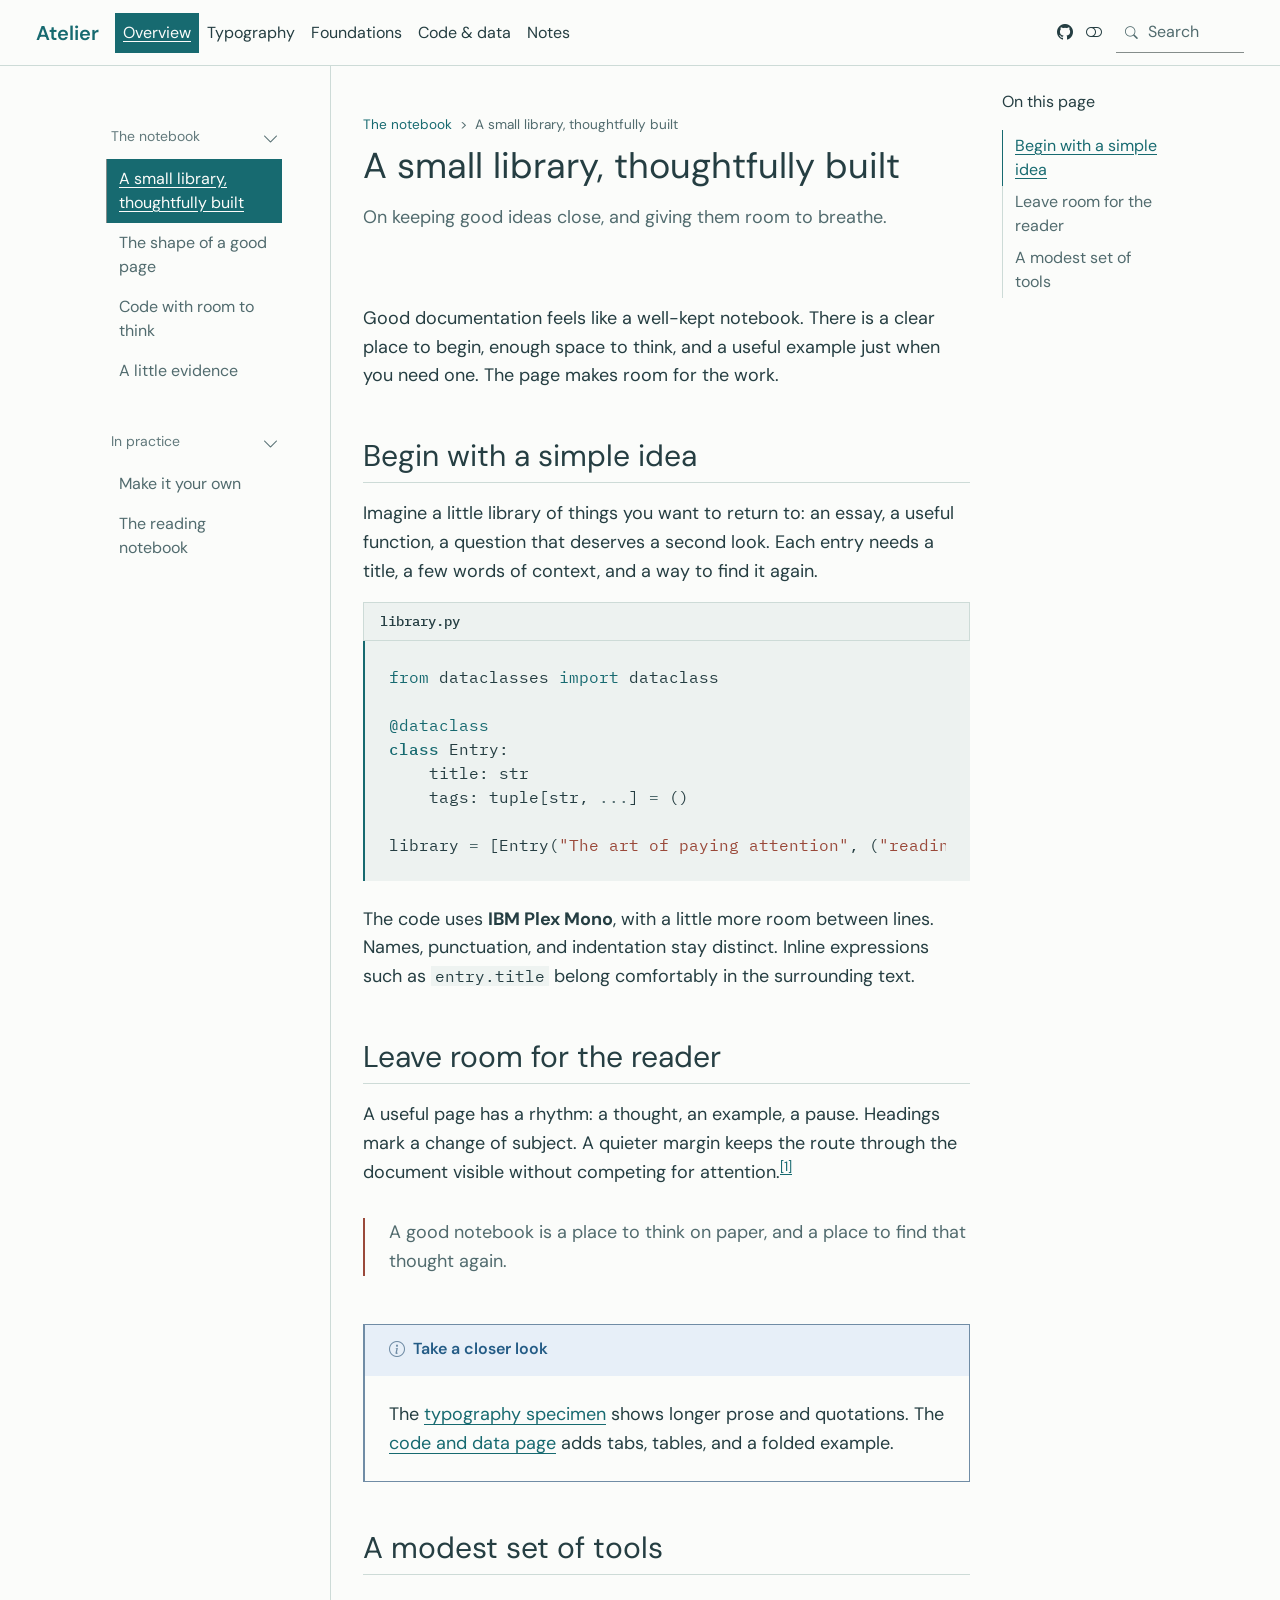
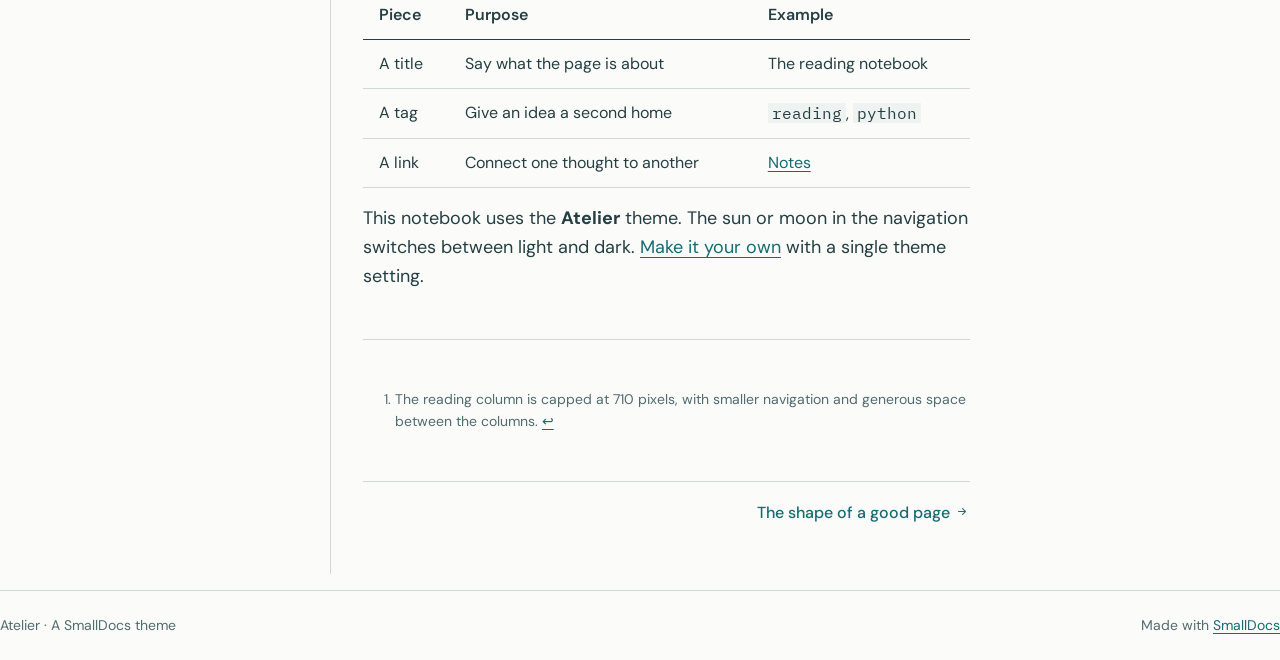
<file: index.html>
<!doctype html><html lang="en"><head><meta charset="utf-8"><meta name="generator" content="smalldocs-0.3.1"><meta name="viewport" content="width=device-width, initial-scale=1.0, user-scalable=yes"><meta name="description" content="Chalk white, precise sans-serif type, and deep teal. An understated studio for technical writing."><title>A small library, thoughtfully built – Atelier</title><link rel="icon" href="site_libs/themes/atelier/logo.svg"><link rel="stylesheet" href="site_libs/themes/atelier/atelier.css" data-mode="light" class="quarto-color-scheme" id="quarto-bootstrap-light" media="not all and (prefers-color-scheme: dark)"><link rel="stylesheet" href="site_libs/themes/atelier/atelier-dark.css" data-mode="dark" class="quarto-color-scheme quarto-color-alternate" id="quarto-bootstrap-dark" media="(prefers-color-scheme: dark)"><link rel="stylesheet" href="site_libs/bootstrap-icons/bootstrap-icons.min.css"><link rel="stylesheet" href="site_libs/smalldocs.css"><meta name="smalldocs:offset" content="./"><script src="site_libs/bootstrap/bootstrap.bundle.min.js"></script><script src="site_libs/fuse/fuse.min.js"></script><script src="site_libs/smalldocs.js" defer></script><script>(function(){var d=document.documentElement,s=null;try{s=localStorage.getItem('smalldocs-scheme')}catch(e){}var alt=s?s==='alternate':!!(window.matchMedia&&matchMedia('(prefers-color-scheme: dark)').matches);var ls=document.querySelectorAll('link.quarto-color-scheme');if(alt)d.dataset.scheme='alternate';if(s)ls.forEach(function(l){var on=l.classList.contains('quarto-color-alternate')===alt;if(on)l.setAttribute('blocking','render');l.media=on?'all':'not all'});var on=ls[alt?1:0];if(on&&on.dataset.mode==='dark')d.classList.add('quarto-dark')})();</script></head><body class="nav-sidebar floating nav-fixed"><header id="quarto-header" class="headroom sticky-top"><nav class="navbar navbar-expand-lg sd-navbar-default"><div class="navbar-container container-fluid"><div class="navbar-brand-container mx-auto"><a class="navbar-brand" href="index.html"><span class="navbar-title">Atelier</span></a></div><button class="navbar-toggler" type="button" data-bs-toggle="collapse" data-bs-target="#navbarCollapse" aria-controls="navbarCollapse" aria-expanded="false" aria-label="Toggle navigation"><span class="navbar-toggler-icon"></span></button><div class="collapse navbar-collapse" id="navbarCollapse"><ul class="navbar-nav navbar-nav-scroll me-auto"><li class="nav-item"><a class="nav-link active" href="index.html" aria-current="page"><span class="menu-text">Overview</span></a></li><li class="nav-item"><a class="nav-link" href="pages/typography.html"><span class="menu-text">Typography</span></a></li><li class="nav-item"><a class="nav-link" href="pages/foundations.html"><span class="menu-text">Foundations</span></a></li><li class="nav-item"><a class="nav-link" href="pages/code.html"><span class="menu-text">Code &amp; data</span></a></li><li class="nav-item"><a class="nav-link" href="notes/index.html"><span class="menu-text">Notes</span></a></li></ul><ul class="navbar-nav navbar-nav-scroll ms-auto"><li class="nav-item compact"><a class="nav-link" href="https://github.com/rahuldave/smalldocs-atelier" aria-label="github"><i class="bi bi-github" role="img"></i></a></li><li class="nav-item compact"><a class="quarto-color-scheme-toggle nav-link" href="" title="Toggle dark mode" onclick="window.smalldocsToggleScheme(); return false;"><i class="bi"></i></a></li></ul><div class="quarto-navbar-tools"><div class="smalldocs-search" id="quarto-search"><i class="bi bi-search" aria-hidden="true"></i><input type="search" class="form-control form-control-sm" placeholder="Search" aria-label="Search" autocomplete="off"><div class="smalldocs-search-results dropdown-menu"></div></div></div></div></div></nav><nav class="quarto-secondary-nav"><div class="container-fluid d-flex"><button type="button" class="quarto-btn-toggle btn" aria-controls="quarto-sidebar" aria-label="Toggle sidebar navigation"><i class="bi bi-layout-text-sidebar-reverse"></i></button><nav class="quarto-page-breadcrumbs" aria-label="breadcrumb"><ol class="breadcrumb"><li class="breadcrumb-item"><a href="index.html">The notebook</a></li><li class="breadcrumb-item"><a href="index.html">A small library, thoughtfully built</a></li></ol></nav></div></nav></header><div id="quarto-content" class="quarto-container page-columns page-rows-contents page-layout-article has-sidebar has-margin"><nav id="quarto-sidebar" class="sidebar collapse collapse-horizontal quarto-sidebar-collapse-item sidebar-navigation floating overflow-auto"><div class="sidebar-menu-container"><ul class="list-unstyled mt-1"><li class="sidebar-item sidebar-item-section"><div class="sidebar-item-container"><a class="sidebar-item-text sidebar-link text-start" data-bs-toggle="collapse" data-bs-target="#quarto-sidebar-section-1" role="navigation" aria-expanded="true"><span class="menu-text">The notebook</span></a><a class="sidebar-item-toggle text-start" data-bs-toggle="collapse" data-bs-target="#quarto-sidebar-section-1" role="navigation" aria-expanded="true" aria-label="Toggle section"><i class="bi bi-chevron-right ms-2"></i></a></div><ul id="quarto-sidebar-section-1" class="collapse list-unstyled sidebar-section depth1 show"><li class="sidebar-item"><div class="sidebar-item-container"><a href="index.html" class="sidebar-item-text sidebar-link active" aria-current="page"><span class="menu-text">A small library, thoughtfully built</span></a></div></li><li class="sidebar-item"><div class="sidebar-item-container"><a href="pages/typography.html" class="sidebar-item-text sidebar-link"><span class="menu-text">The shape of a good page</span></a></div></li><li class="sidebar-item"><div class="sidebar-item-container"><a href="pages/code.html" class="sidebar-item-text sidebar-link"><span class="menu-text">Code with room to think</span></a></div></li><li class="sidebar-item"><div class="sidebar-item-container"><a href="pages/figures.html" class="sidebar-item-text sidebar-link"><span class="menu-text">A little evidence</span></a></div></li></ul></li><li class="sidebar-item sidebar-item-section"><div class="sidebar-item-container"><a class="sidebar-item-text sidebar-link text-start" data-bs-toggle="collapse" data-bs-target="#quarto-sidebar-section-2" role="navigation" aria-expanded="true"><span class="menu-text">In practice</span></a><a class="sidebar-item-toggle text-start" data-bs-toggle="collapse" data-bs-target="#quarto-sidebar-section-2" role="navigation" aria-expanded="true" aria-label="Toggle section"><i class="bi bi-chevron-right ms-2"></i></a></div><ul id="quarto-sidebar-section-2" class="collapse list-unstyled sidebar-section depth1 show"><li class="sidebar-item"><div class="sidebar-item-container"><a href="pages/install.html" class="sidebar-item-text sidebar-link"><span class="menu-text">Make it your own</span></a></div></li><li class="sidebar-item"><div class="sidebar-item-container"><a href="notes/index.html" class="sidebar-item-text sidebar-link"><span class="menu-text">The reading notebook</span></a></div></li></ul></li></ul></div></nav><div id="quarto-sidebar-glass" class="quarto-sidebar-collapse-item"></div><div id="quarto-margin-sidebar" class="sidebar margin-sidebar"><nav id="TOC" role="doc-toc" class="toc-active"><h2 id="toc-title">On this page</h2><ul><li><a href="#begin-with-a-simple-idea" id="toc-begin-with-a-simple-idea" class="nav-link" data-scroll-target="#begin-with-a-simple-idea">Begin with a simple idea</a></li><li><a href="#leave-room-for-the-reader" id="toc-leave-room-for-the-reader" class="nav-link" data-scroll-target="#leave-room-for-the-reader">Leave room for the reader</a></li><li><a href="#a-modest-set-of-tools" id="toc-a-modest-set-of-tools" class="nav-link" data-scroll-target="#a-modest-set-of-tools">A modest set of tools</a></li></ul></nav></div><main class="content" id="quarto-document-content"><header id="title-block-header" class="quarto-title-block default"><nav class="quarto-page-breadcrumbs quarto-title-breadcrumbs d-none d-lg-block" aria-label="breadcrumb"><ol class="breadcrumb"><li class="breadcrumb-item"><a href="index.html">The notebook</a></li><li class="breadcrumb-item"><a href="index.html">A small library, thoughtfully built</a></li></ol></nav><div class="quarto-title"><h1 class="title">A small library, thoughtfully built</h1><p class="subtitle lead">On keeping good ideas close, and giving them room to breathe.</p></div><div class="quarto-title-meta"></div></header><p>Good documentation feels like a well-kept notebook. There is a clear place to
begin, enough space to think, and a useful example just when you need one.
The page makes room for the work.</p>
<section id="begin-with-a-simple-idea" class="level2">
<h2 class="anchored" data-anchor-id="begin-with-a-simple-idea">Begin with a simple idea</h2>
<p>Imagine a little library of things you want to return to: an essay, a useful
function, a question that deserves a second look. Each entry needs a title,
a few words of context, and a way to find it again.</p>
<div class="code-with-filename"><div class="code-with-filename-file"><pre><strong>library.py</strong></pre></div><div class="code-copy-outer-scaffold"><div class="sourceCode" id="cb1"><pre class="sourceCode python code-with-copy"><code class="sourceCode python"><span class="im">from</span> dataclasses <span class="im">import</span> dataclass

<span class="at">@dataclass</span>
<span class="kw">class</span> Entry:
    title: <span class="bu">str</span>
    tags: <span class="bu">tuple</span>[<span class="bu">str</span>, <span class="op">.</span><span class="op">.</span><span class="op">.</span>] <span class="op">=</span> ()

library <span class="op">=</span> [Entry(<span class="st">&quot;</span><span class="st">The art of paying attention</span><span class="st">&quot;</span>, (<span class="st">&quot;</span><span class="st">reading</span><span class="st">&quot;</span>,))]</code></pre></div><button title="Copy to Clipboard" class="code-copy-button"><i class="bi"></i></button></div></div>
<p>The code uses <strong>IBM Plex Mono</strong>, with a little more room between lines. Names,
punctuation, and indentation stay distinct. Inline expressions such as
<code>entry.title</code> belong comfortably in the surrounding text.</p>
</section>
<section id="leave-room-for-the-reader" class="level2">
<h2 class="anchored" data-anchor-id="leave-room-for-the-reader">Leave room for the reader</h2>
<p>A useful page has a rhythm: a thought, an example, a pause. Headings mark a
change of subject. A quieter margin keeps the route through the document
visible without competing for attention.<sup class="footnote-ref"><a href="#fn1" id="fnref1">[1]</a></sup></p>
<blockquote>
<p>A good notebook is a place to think on paper, and a place to find that
thought again.</p>
</blockquote>
<div class="callout callout-style-default callout-note callout-titled"><div class="callout-header d-flex align-content-center"><div class="callout-icon-container"><i class="callout-icon"></i></div><div class="callout-title-container flex-fill">Take a closer look</div></div><div class="callout-body-container callout-body">
<p>The <a href="pages/typography.html">typography specimen</a> shows longer prose and quotations.
The <a href="pages/code.html">code and data page</a> adds tabs, tables, and a folded example.</p>
</div></div>
</section>
<section id="a-modest-set-of-tools" class="level2">
<h2 class="anchored" data-anchor-id="a-modest-set-of-tools">A modest set of tools</h2>
<div class="sd-table">
<table class="caption-top table">
<thead>
<tr>
<th style="text-align:left">Piece</th>
<th style="text-align:left">Purpose</th>
<th style="text-align:left">Example</th>
</tr>
</thead>
<tbody>
<tr>
<td style="text-align:left">A title</td>
<td style="text-align:left">Say what the page is about</td>
<td style="text-align:left">The reading notebook</td>
</tr>
<tr>
<td style="text-align:left">A tag</td>
<td style="text-align:left">Give an idea a second home</td>
<td style="text-align:left"><code>reading</code>, <code>python</code></td>
</tr>
<tr>
<td style="text-align:left">A link</td>
<td style="text-align:left">Connect one thought to another</td>
<td style="text-align:left"><a href="notes/index.html">Notes</a></td>
</tr>
</tbody>
</table>
</div>
<p>This notebook uses the <strong>Atelier</strong> theme. The sun or moon in the
navigation switches between light and dark. <a href="pages/install.html">Make it your own</a>
with a single theme setting.</p>
<hr class="footnotes-sep" />
<section class="footnotes">
<ol class="footnotes-list">
<li id="fn1" class="footnote-item"><p>The reading column is capped at 710 pixels, with smaller navigation
and generous space between the columns. <a href="#fnref1" class="footnote-backref">↩︎</a></p>
</li>
</ol>
</section>
</section>
<nav class="page-navigation"><div class="nav-page nav-page-previous"></div><div class="nav-page nav-page-next"><a href="pages/typography.html" class="pagination-link"><span class="nav-page-text">The shape of a good page</span> <i class="bi bi-arrow-right-short"></i></a></div></nav></main></div><footer class="footer"><div class="nav-footer"><div class="nav-footer-left">Atelier · A SmallDocs theme</div><div class="nav-footer-center"></div><div class="nav-footer-right">Made with <a href="https://github.com/rahuldave/smalldocs">SmallDocs</a></div></div></footer><!-- Demo-only: allow direct links to the light and dark specimens. -->
<script>
document.addEventListener('DOMContentLoaded', () => {
  const desired = new URLSearchParams(location.search).get('mode');
  if (['light', 'dark'].includes(desired)) {
    if ((document.documentElement.dataset.scheme === 'alternate') !== (desired === 'dark')) window.smalldocsToggleScheme();
  }
});
</script>
</body></html>
</file>
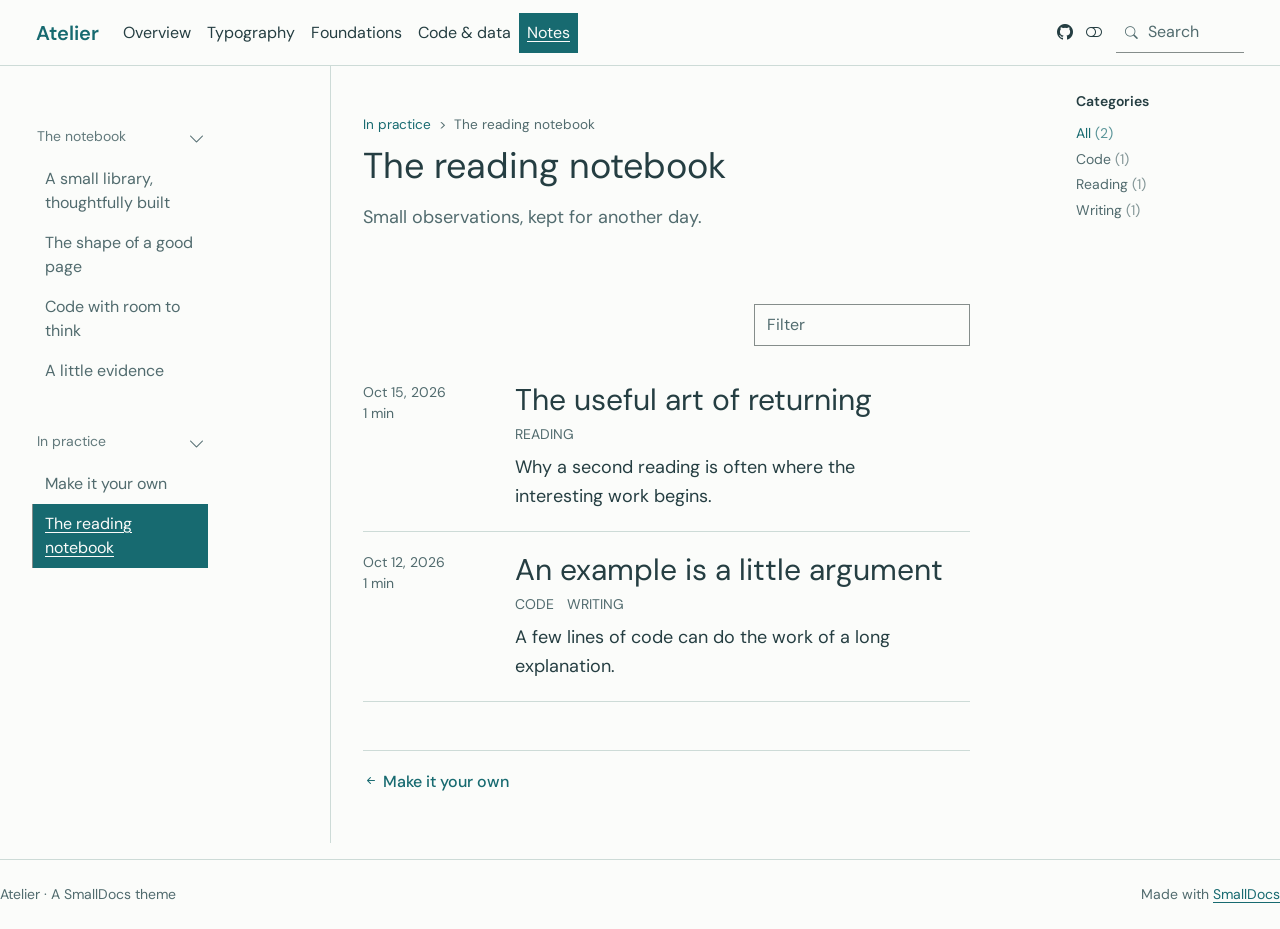
<file: notes/index.html>
<!doctype html><html lang="en"><head><meta charset="utf-8"><meta name="generator" content="smalldocs-0.3.1"><meta name="viewport" content="width=device-width, initial-scale=1.0, user-scalable=yes"><title>The reading notebook – Atelier</title><link rel="icon" href="../site_libs/themes/atelier/logo.svg"><link rel="stylesheet" href="../site_libs/themes/atelier/atelier.css" data-mode="light" class="quarto-color-scheme" id="quarto-bootstrap-light" media="not all and (prefers-color-scheme: dark)"><link rel="stylesheet" href="../site_libs/themes/atelier/atelier-dark.css" data-mode="dark" class="quarto-color-scheme quarto-color-alternate" id="quarto-bootstrap-dark" media="(prefers-color-scheme: dark)"><link rel="stylesheet" href="../site_libs/bootstrap-icons/bootstrap-icons.min.css"><link rel="stylesheet" href="../site_libs/smalldocs.css"><meta name="smalldocs:offset" content="../"><script src="../site_libs/bootstrap/bootstrap.bundle.min.js"></script><script src="../site_libs/fuse/fuse.min.js"></script><script src="../site_libs/smalldocs.js" defer></script><script>(function(){var d=document.documentElement,s=null;try{s=localStorage.getItem('smalldocs-scheme')}catch(e){}var alt=s?s==='alternate':!!(window.matchMedia&&matchMedia('(prefers-color-scheme: dark)').matches);var ls=document.querySelectorAll('link.quarto-color-scheme');if(alt)d.dataset.scheme='alternate';if(s)ls.forEach(function(l){var on=l.classList.contains('quarto-color-alternate')===alt;if(on)l.setAttribute('blocking','render');l.media=on?'all':'not all'});var on=ls[alt?1:0];if(on&&on.dataset.mode==='dark')d.classList.add('quarto-dark')})();</script></head><body class="nav-sidebar floating nav-fixed listing"><header id="quarto-header" class="headroom sticky-top"><nav class="navbar navbar-expand-lg sd-navbar-default"><div class="navbar-container container-fluid"><div class="navbar-brand-container mx-auto"><a class="navbar-brand" href="../index.html"><span class="navbar-title">Atelier</span></a></div><button class="navbar-toggler" type="button" data-bs-toggle="collapse" data-bs-target="#navbarCollapse" aria-controls="navbarCollapse" aria-expanded="false" aria-label="Toggle navigation"><span class="navbar-toggler-icon"></span></button><div class="collapse navbar-collapse" id="navbarCollapse"><ul class="navbar-nav navbar-nav-scroll me-auto"><li class="nav-item"><a class="nav-link" href="../index.html"><span class="menu-text">Overview</span></a></li><li class="nav-item"><a class="nav-link" href="../pages/typography.html"><span class="menu-text">Typography</span></a></li><li class="nav-item"><a class="nav-link" href="../pages/foundations.html"><span class="menu-text">Foundations</span></a></li><li class="nav-item"><a class="nav-link" href="../pages/code.html"><span class="menu-text">Code &amp; data</span></a></li><li class="nav-item"><a class="nav-link active" href="index.html" aria-current="page"><span class="menu-text">Notes</span></a></li></ul><ul class="navbar-nav navbar-nav-scroll ms-auto"><li class="nav-item compact"><a class="nav-link" href="https://github.com/rahuldave/smalldocs-atelier" aria-label="github"><i class="bi bi-github" role="img"></i></a></li><li class="nav-item compact"><a class="quarto-color-scheme-toggle nav-link" href="" title="Toggle dark mode" onclick="window.smalldocsToggleScheme(); return false;"><i class="bi"></i></a></li></ul><div class="quarto-navbar-tools"><div class="smalldocs-search" id="quarto-search"><i class="bi bi-search" aria-hidden="true"></i><input type="search" class="form-control form-control-sm" placeholder="Search" aria-label="Search" autocomplete="off"><div class="smalldocs-search-results dropdown-menu"></div></div></div></div></div></nav><nav class="quarto-secondary-nav"><div class="container-fluid d-flex"><button type="button" class="quarto-btn-toggle btn" aria-controls="quarto-sidebar" aria-label="Toggle sidebar navigation"><i class="bi bi-layout-text-sidebar-reverse"></i></button><nav class="quarto-page-breadcrumbs" aria-label="breadcrumb"><ol class="breadcrumb"><li class="breadcrumb-item"><a href="../pages/install.html">In practice</a></li><li class="breadcrumb-item"><a href="index.html">The reading notebook</a></li></ol></nav></div></nav></header><div id="quarto-content" class="quarto-container page-columns page-rows-contents page-layout-article has-sidebar has-margin"><nav id="quarto-sidebar" class="sidebar collapse collapse-horizontal quarto-sidebar-collapse-item sidebar-navigation floating overflow-auto"><div class="sidebar-menu-container"><ul class="list-unstyled mt-1"><li class="sidebar-item sidebar-item-section"><div class="sidebar-item-container"><a class="sidebar-item-text sidebar-link text-start" data-bs-toggle="collapse" data-bs-target="#quarto-sidebar-section-1" role="navigation" aria-expanded="true"><span class="menu-text">The notebook</span></a><a class="sidebar-item-toggle text-start" data-bs-toggle="collapse" data-bs-target="#quarto-sidebar-section-1" role="navigation" aria-expanded="true" aria-label="Toggle section"><i class="bi bi-chevron-right ms-2"></i></a></div><ul id="quarto-sidebar-section-1" class="collapse list-unstyled sidebar-section depth1 show"><li class="sidebar-item"><div class="sidebar-item-container"><a href="../index.html" class="sidebar-item-text sidebar-link"><span class="menu-text">A small library, thoughtfully built</span></a></div></li><li class="sidebar-item"><div class="sidebar-item-container"><a href="../pages/typography.html" class="sidebar-item-text sidebar-link"><span class="menu-text">The shape of a good page</span></a></div></li><li class="sidebar-item"><div class="sidebar-item-container"><a href="../pages/code.html" class="sidebar-item-text sidebar-link"><span class="menu-text">Code with room to think</span></a></div></li><li class="sidebar-item"><div class="sidebar-item-container"><a href="../pages/figures.html" class="sidebar-item-text sidebar-link"><span class="menu-text">A little evidence</span></a></div></li></ul></li><li class="sidebar-item sidebar-item-section"><div class="sidebar-item-container"><a class="sidebar-item-text sidebar-link text-start" data-bs-toggle="collapse" data-bs-target="#quarto-sidebar-section-2" role="navigation" aria-expanded="true"><span class="menu-text">In practice</span></a><a class="sidebar-item-toggle text-start" data-bs-toggle="collapse" data-bs-target="#quarto-sidebar-section-2" role="navigation" aria-expanded="true" aria-label="Toggle section"><i class="bi bi-chevron-right ms-2"></i></a></div><ul id="quarto-sidebar-section-2" class="collapse list-unstyled sidebar-section depth1 show"><li class="sidebar-item"><div class="sidebar-item-container"><a href="../pages/install.html" class="sidebar-item-text sidebar-link"><span class="menu-text">Make it your own</span></a></div></li><li class="sidebar-item"><div class="sidebar-item-container"><a href="index.html" class="sidebar-item-text sidebar-link active" aria-current="page"><span class="menu-text">The reading notebook</span></a></div></li></ul></li></ul></div></nav><div id="quarto-sidebar-glass" class="quarto-sidebar-collapse-item"></div><div id="quarto-margin-sidebar" class="sidebar margin-sidebar"><div class="quarto-listing-category-title">Categories</div><div class="quarto-listing-category category-default"><div class="category" data-category="">All <span class=quarto-category-count>(2)</span></div><div class="category" data-category="Code">Code <span class=quarto-category-count>(1)</span></div><div class="category" data-category="Reading">Reading <span class=quarto-category-count>(1)</span></div><div class="category" data-category="Writing">Writing <span class=quarto-category-count>(1)</span></div></div></div><main class="content" id="quarto-document-content"><header id="title-block-header" class="quarto-title-block default"><nav class="quarto-page-breadcrumbs quarto-title-breadcrumbs d-none d-lg-block" aria-label="breadcrumb"><ol class="breadcrumb"><li class="breadcrumb-item"><a href="../pages/install.html">In practice</a></li><li class="breadcrumb-item"><a href="index.html">The reading notebook</a></li></ol></nav><div class="quarto-title"><h1 class="title">The reading notebook</h1><p class="subtitle lead">Small observations, kept for another day.</p></div><div class="quarto-title-meta"></div></header><div class="quarto-listing quarto-listing-container-default" id="listing-listing" data-page-size="50"><div class="listing-actions-group"><div class="quarto-listing-filter"><input type="search" class="form-control form-control-sm listing-filter" placeholder="Filter" aria-label="Filter listings"></div></div><div class="list quarto-listing-default"><div class="quarto-post image-right" data-index="0" data-categories="[&quot;Reading&quot;]" data-sort="{&quot;date&quot;: &quot;2026-10-15&quot;, &quot;title&quot;: &quot;the useful art of returning&quot;, &quot;filename&quot;: &quot;attention.qmd&quot;, &quot;file-modified&quot;: 1792173965.262601, &quot;reading-time&quot;: 59, &quot;word-count&quot;: 59}" data-text="the useful art of returning  why a second reading is often where the interesting work begins.  reading"><div class="metadata"><a href="attention.html" class="no-external"><div class="listing-date">Oct 15, 2026</div><div class="listing-reading-time">1 min</div></a></div><div class="body"><a href="attention.html" class="no-external"><h3 class="no-anchor listing-title">The useful art of returning</h3></a><div class="listing-categories"><div class="listing-category" data-category="Reading">Reading</div></div><div class="listing-description"><a href="attention.html" class="no-external">Why a second reading is often where the interesting work begins.</a></div></div></div><div class="quarto-post image-right" data-index="1" data-categories="[&quot;Code&quot;, &quot;Writing&quot;]" data-sort="{&quot;date&quot;: &quot;2026-10-12&quot;, &quot;title&quot;: &quot;an example is a little argument&quot;, &quot;filename&quot;: &quot;examples.qmd&quot;, &quot;file-modified&quot;: 1792173965.2630246, &quot;reading-time&quot;: 52, &quot;word-count&quot;: 52}" data-text="an example is a little argument  a few lines of code can do the work of a long explanation.  code writing"><div class="metadata"><a href="examples.html" class="no-external"><div class="listing-date">Oct 12, 2026</div><div class="listing-reading-time">1 min</div></a></div><div class="body"><a href="examples.html" class="no-external"><h3 class="no-anchor listing-title">An example is a little argument</h3></a><div class="listing-categories"><div class="listing-category" data-category="Code">Code</div><div class="listing-category" data-category="Writing">Writing</div></div><div class="listing-description"><a href="examples.html" class="no-external">A few lines of code can do the work of a long explanation.</a></div></div></div></div><div class="listing-no-matching d-none">No matching items</div><nav class="listing-pagination" aria-label="Pages"></nav></div><nav class="page-navigation"><div class="nav-page nav-page-previous"><a href="../pages/install.html" class="pagination-link"><i class="bi bi-arrow-left-short"></i> <span class="nav-page-text">Make it your own</span></a></div><div class="nav-page nav-page-next"></div></nav></main></div><footer class="footer"><div class="nav-footer"><div class="nav-footer-left">Atelier · A SmallDocs theme</div><div class="nav-footer-center"></div><div class="nav-footer-right">Made with <a href="https://github.com/rahuldave/smalldocs">SmallDocs</a></div></div></footer><!-- Demo-only: allow direct links to the light and dark specimens. -->
<script>
document.addEventListener('DOMContentLoaded', () => {
  const desired = new URLSearchParams(location.search).get('mode');
  if (['light', 'dark'].includes(desired)) {
    if ((document.documentElement.dataset.scheme === 'alternate') !== (desired === 'dark')) window.smalldocsToggleScheme();
  }
});
</script>
</body></html>
</file>
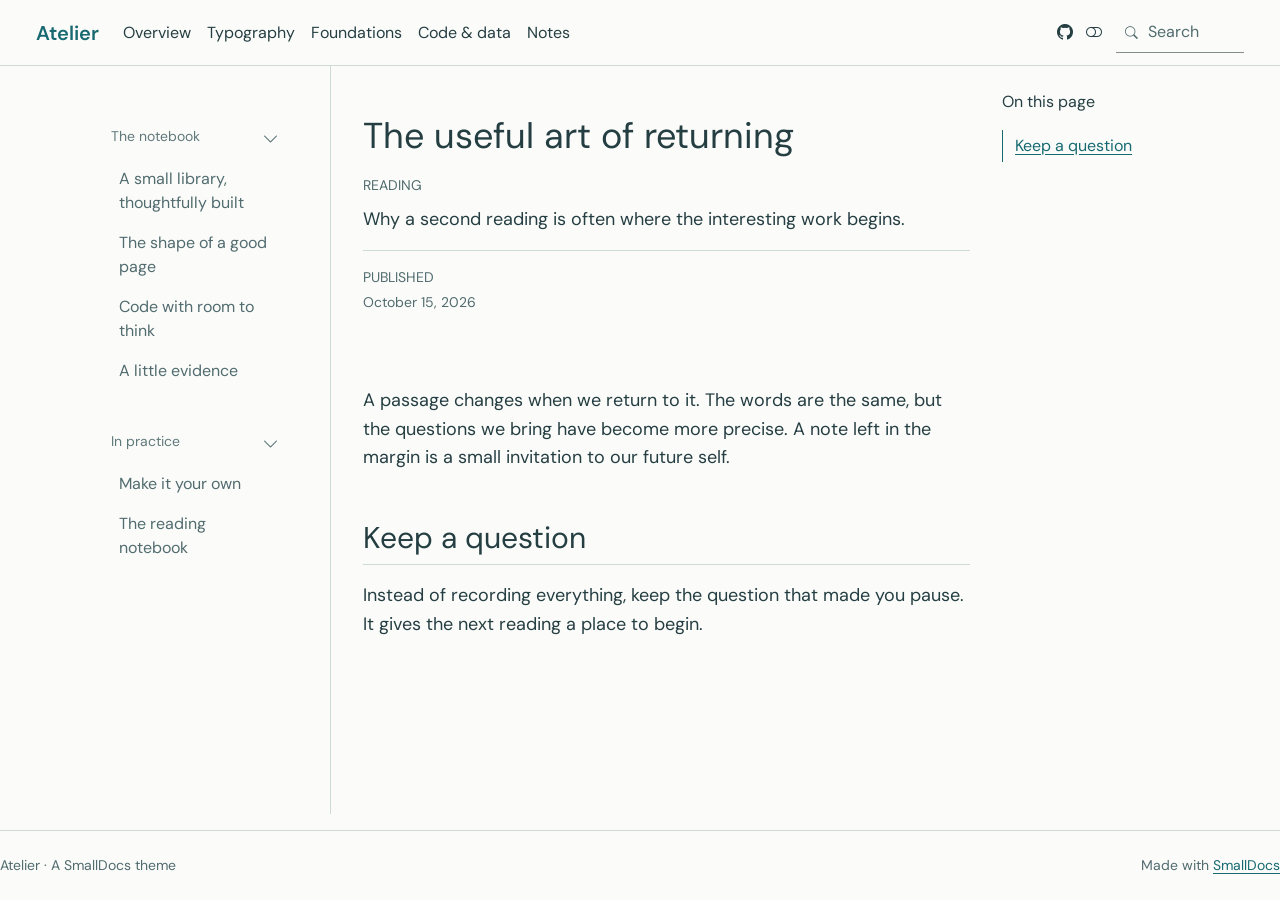
<file: notes/attention.html>
<!doctype html><html lang="en"><head><meta charset="utf-8"><meta name="generator" content="smalldocs-0.3.1"><meta name="viewport" content="width=device-width, initial-scale=1.0, user-scalable=yes"><meta name="description" content="Why a second reading is often where the interesting work begins."><title>The useful art of returning – Atelier</title><link rel="icon" href="../site_libs/themes/atelier/logo.svg"><link rel="stylesheet" href="../site_libs/themes/atelier/atelier.css" data-mode="light" class="quarto-color-scheme" id="quarto-bootstrap-light" media="not all and (prefers-color-scheme: dark)"><link rel="stylesheet" href="../site_libs/themes/atelier/atelier-dark.css" data-mode="dark" class="quarto-color-scheme quarto-color-alternate" id="quarto-bootstrap-dark" media="(prefers-color-scheme: dark)"><link rel="stylesheet" href="../site_libs/bootstrap-icons/bootstrap-icons.min.css"><link rel="stylesheet" href="../site_libs/smalldocs.css"><meta name="smalldocs:offset" content="../"><script src="../site_libs/bootstrap/bootstrap.bundle.min.js"></script><script src="../site_libs/fuse/fuse.min.js"></script><script src="../site_libs/smalldocs.js" defer></script><script>(function(){var d=document.documentElement,s=null;try{s=localStorage.getItem('smalldocs-scheme')}catch(e){}var alt=s?s==='alternate':!!(window.matchMedia&&matchMedia('(prefers-color-scheme: dark)').matches);var ls=document.querySelectorAll('link.quarto-color-scheme');if(alt)d.dataset.scheme='alternate';if(s)ls.forEach(function(l){var on=l.classList.contains('quarto-color-alternate')===alt;if(on)l.setAttribute('blocking','render');l.media=on?'all':'not all'});var on=ls[alt?1:0];if(on&&on.dataset.mode==='dark')d.classList.add('quarto-dark')})();</script></head><body class="nav-sidebar floating nav-fixed"><header id="quarto-header" class="headroom sticky-top"><nav class="navbar navbar-expand-lg sd-navbar-default"><div class="navbar-container container-fluid"><div class="navbar-brand-container mx-auto"><a class="navbar-brand" href="../index.html"><span class="navbar-title">Atelier</span></a></div><button class="navbar-toggler" type="button" data-bs-toggle="collapse" data-bs-target="#navbarCollapse" aria-controls="navbarCollapse" aria-expanded="false" aria-label="Toggle navigation"><span class="navbar-toggler-icon"></span></button><div class="collapse navbar-collapse" id="navbarCollapse"><ul class="navbar-nav navbar-nav-scroll me-auto"><li class="nav-item"><a class="nav-link" href="../index.html"><span class="menu-text">Overview</span></a></li><li class="nav-item"><a class="nav-link" href="../pages/typography.html"><span class="menu-text">Typography</span></a></li><li class="nav-item"><a class="nav-link" href="../pages/foundations.html"><span class="menu-text">Foundations</span></a></li><li class="nav-item"><a class="nav-link" href="../pages/code.html"><span class="menu-text">Code &amp; data</span></a></li><li class="nav-item"><a class="nav-link" href="index.html"><span class="menu-text">Notes</span></a></li></ul><ul class="navbar-nav navbar-nav-scroll ms-auto"><li class="nav-item compact"><a class="nav-link" href="https://github.com/rahuldave/smalldocs-atelier" aria-label="github"><i class="bi bi-github" role="img"></i></a></li><li class="nav-item compact"><a class="quarto-color-scheme-toggle nav-link" href="" title="Toggle dark mode" onclick="window.smalldocsToggleScheme(); return false;"><i class="bi"></i></a></li></ul><div class="quarto-navbar-tools"><div class="smalldocs-search" id="quarto-search"><i class="bi bi-search" aria-hidden="true"></i><input type="search" class="form-control form-control-sm" placeholder="Search" aria-label="Search" autocomplete="off"><div class="smalldocs-search-results dropdown-menu"></div></div></div></div></div></nav><nav class="quarto-secondary-nav"><div class="container-fluid d-flex"><button type="button" class="quarto-btn-toggle btn" aria-controls="quarto-sidebar" aria-label="Toggle sidebar navigation"><i class="bi bi-layout-text-sidebar-reverse"></i></button></div></nav></header><div id="quarto-content" class="quarto-container page-columns page-rows-contents page-layout-article has-sidebar has-margin"><nav id="quarto-sidebar" class="sidebar collapse collapse-horizontal quarto-sidebar-collapse-item sidebar-navigation floating overflow-auto"><div class="sidebar-menu-container"><ul class="list-unstyled mt-1"><li class="sidebar-item sidebar-item-section"><div class="sidebar-item-container"><a class="sidebar-item-text sidebar-link text-start" data-bs-toggle="collapse" data-bs-target="#quarto-sidebar-section-1" role="navigation" aria-expanded="true"><span class="menu-text">The notebook</span></a><a class="sidebar-item-toggle text-start" data-bs-toggle="collapse" data-bs-target="#quarto-sidebar-section-1" role="navigation" aria-expanded="true" aria-label="Toggle section"><i class="bi bi-chevron-right ms-2"></i></a></div><ul id="quarto-sidebar-section-1" class="collapse list-unstyled sidebar-section depth1 show"><li class="sidebar-item"><div class="sidebar-item-container"><a href="../index.html" class="sidebar-item-text sidebar-link"><span class="menu-text">A small library, thoughtfully built</span></a></div></li><li class="sidebar-item"><div class="sidebar-item-container"><a href="../pages/typography.html" class="sidebar-item-text sidebar-link"><span class="menu-text">The shape of a good page</span></a></div></li><li class="sidebar-item"><div class="sidebar-item-container"><a href="../pages/code.html" class="sidebar-item-text sidebar-link"><span class="menu-text">Code with room to think</span></a></div></li><li class="sidebar-item"><div class="sidebar-item-container"><a href="../pages/figures.html" class="sidebar-item-text sidebar-link"><span class="menu-text">A little evidence</span></a></div></li></ul></li><li class="sidebar-item sidebar-item-section"><div class="sidebar-item-container"><a class="sidebar-item-text sidebar-link text-start" data-bs-toggle="collapse" data-bs-target="#quarto-sidebar-section-2" role="navigation" aria-expanded="true"><span class="menu-text">In practice</span></a><a class="sidebar-item-toggle text-start" data-bs-toggle="collapse" data-bs-target="#quarto-sidebar-section-2" role="navigation" aria-expanded="true" aria-label="Toggle section"><i class="bi bi-chevron-right ms-2"></i></a></div><ul id="quarto-sidebar-section-2" class="collapse list-unstyled sidebar-section depth1 show"><li class="sidebar-item"><div class="sidebar-item-container"><a href="../pages/install.html" class="sidebar-item-text sidebar-link"><span class="menu-text">Make it your own</span></a></div></li><li class="sidebar-item"><div class="sidebar-item-container"><a href="index.html" class="sidebar-item-text sidebar-link"><span class="menu-text">The reading notebook</span></a></div></li></ul></li></ul></div></nav><div id="quarto-sidebar-glass" class="quarto-sidebar-collapse-item"></div><div id="quarto-margin-sidebar" class="sidebar margin-sidebar"><nav id="TOC" role="doc-toc" class="toc-active"><h2 id="toc-title">On this page</h2><ul><li><a href="#keep-a-question" id="toc-keep-a-question" class="nav-link" data-scroll-target="#keep-a-question">Keep a question</a></li></ul></nav></div><main class="content" id="quarto-document-content"><header id="title-block-header" class="quarto-title-block default"><div class="quarto-title"><h1 class="title">The useful art of returning</h1><div class="quarto-categories"><div class="quarto-category"><a href="index.html#category=Reading">Reading</a></div></div></div><div><div class="description">Why a second reading is often where the interesting work begins.</div></div><div class="quarto-title-meta"><div><div class="quarto-title-meta-heading">Published</div><div class="quarto-title-meta-contents"><p class="date">October 15, 2026</p></div></div></div></header><p>A passage changes when we return to it. The words are the same, but the
questions we bring have become more precise. A note left in the margin is
a small invitation to our future self.</p>
<section id="keep-a-question" class="level2">
<h2 class="anchored" data-anchor-id="keep-a-question">Keep a question</h2>
<p>Instead of recording everything, keep the question that made you pause.
It gives the next reading a place to begin.</p>
</section>
</main></div><footer class="footer"><div class="nav-footer"><div class="nav-footer-left">Atelier · A SmallDocs theme</div><div class="nav-footer-center"></div><div class="nav-footer-right">Made with <a href="https://github.com/rahuldave/smalldocs">SmallDocs</a></div></div></footer><!-- Demo-only: allow direct links to the light and dark specimens. -->
<script>
document.addEventListener('DOMContentLoaded', () => {
  const desired = new URLSearchParams(location.search).get('mode');
  if (['light', 'dark'].includes(desired)) {
    if ((document.documentElement.dataset.scheme === 'alternate') !== (desired === 'dark')) window.smalldocsToggleScheme();
  }
});
</script>
</body></html>
</file>
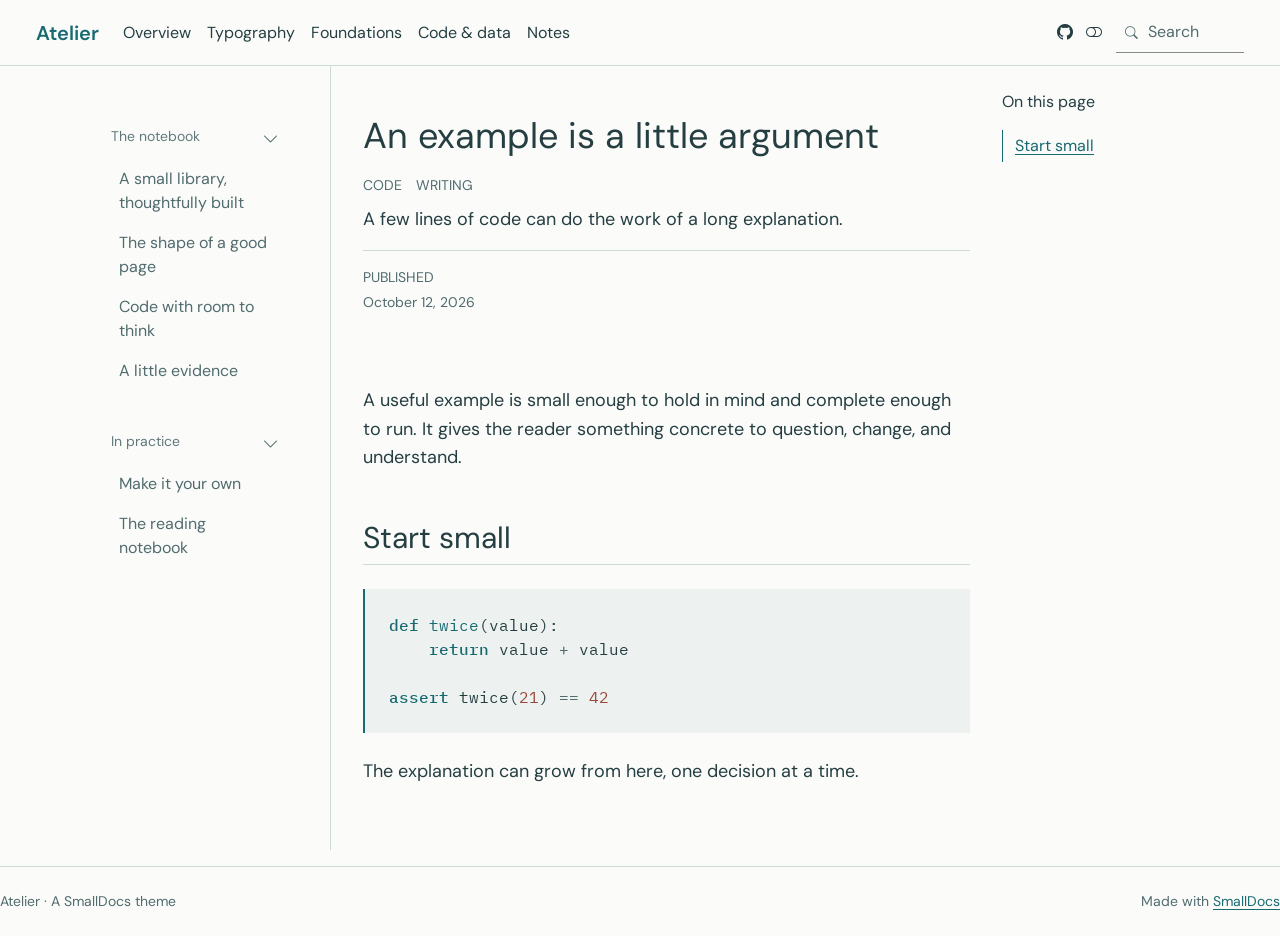
<file: notes/examples.html>
<!doctype html><html lang="en"><head><meta charset="utf-8"><meta name="generator" content="smalldocs-0.3.1"><meta name="viewport" content="width=device-width, initial-scale=1.0, user-scalable=yes"><meta name="description" content="A few lines of code can do the work of a long explanation."><title>An example is a little argument – Atelier</title><link rel="icon" href="../site_libs/themes/atelier/logo.svg"><link rel="stylesheet" href="../site_libs/themes/atelier/atelier.css" data-mode="light" class="quarto-color-scheme" id="quarto-bootstrap-light" media="not all and (prefers-color-scheme: dark)"><link rel="stylesheet" href="../site_libs/themes/atelier/atelier-dark.css" data-mode="dark" class="quarto-color-scheme quarto-color-alternate" id="quarto-bootstrap-dark" media="(prefers-color-scheme: dark)"><link rel="stylesheet" href="../site_libs/bootstrap-icons/bootstrap-icons.min.css"><link rel="stylesheet" href="../site_libs/smalldocs.css"><meta name="smalldocs:offset" content="../"><script src="../site_libs/bootstrap/bootstrap.bundle.min.js"></script><script src="../site_libs/fuse/fuse.min.js"></script><script src="../site_libs/smalldocs.js" defer></script><script>(function(){var d=document.documentElement,s=null;try{s=localStorage.getItem('smalldocs-scheme')}catch(e){}var alt=s?s==='alternate':!!(window.matchMedia&&matchMedia('(prefers-color-scheme: dark)').matches);var ls=document.querySelectorAll('link.quarto-color-scheme');if(alt)d.dataset.scheme='alternate';if(s)ls.forEach(function(l){var on=l.classList.contains('quarto-color-alternate')===alt;if(on)l.setAttribute('blocking','render');l.media=on?'all':'not all'});var on=ls[alt?1:0];if(on&&on.dataset.mode==='dark')d.classList.add('quarto-dark')})();</script></head><body class="nav-sidebar floating nav-fixed"><header id="quarto-header" class="headroom sticky-top"><nav class="navbar navbar-expand-lg sd-navbar-default"><div class="navbar-container container-fluid"><div class="navbar-brand-container mx-auto"><a class="navbar-brand" href="../index.html"><span class="navbar-title">Atelier</span></a></div><button class="navbar-toggler" type="button" data-bs-toggle="collapse" data-bs-target="#navbarCollapse" aria-controls="navbarCollapse" aria-expanded="false" aria-label="Toggle navigation"><span class="navbar-toggler-icon"></span></button><div class="collapse navbar-collapse" id="navbarCollapse"><ul class="navbar-nav navbar-nav-scroll me-auto"><li class="nav-item"><a class="nav-link" href="../index.html"><span class="menu-text">Overview</span></a></li><li class="nav-item"><a class="nav-link" href="../pages/typography.html"><span class="menu-text">Typography</span></a></li><li class="nav-item"><a class="nav-link" href="../pages/foundations.html"><span class="menu-text">Foundations</span></a></li><li class="nav-item"><a class="nav-link" href="../pages/code.html"><span class="menu-text">Code &amp; data</span></a></li><li class="nav-item"><a class="nav-link" href="index.html"><span class="menu-text">Notes</span></a></li></ul><ul class="navbar-nav navbar-nav-scroll ms-auto"><li class="nav-item compact"><a class="nav-link" href="https://github.com/rahuldave/smalldocs-atelier" aria-label="github"><i class="bi bi-github" role="img"></i></a></li><li class="nav-item compact"><a class="quarto-color-scheme-toggle nav-link" href="" title="Toggle dark mode" onclick="window.smalldocsToggleScheme(); return false;"><i class="bi"></i></a></li></ul><div class="quarto-navbar-tools"><div class="smalldocs-search" id="quarto-search"><i class="bi bi-search" aria-hidden="true"></i><input type="search" class="form-control form-control-sm" placeholder="Search" aria-label="Search" autocomplete="off"><div class="smalldocs-search-results dropdown-menu"></div></div></div></div></div></nav><nav class="quarto-secondary-nav"><div class="container-fluid d-flex"><button type="button" class="quarto-btn-toggle btn" aria-controls="quarto-sidebar" aria-label="Toggle sidebar navigation"><i class="bi bi-layout-text-sidebar-reverse"></i></button></div></nav></header><div id="quarto-content" class="quarto-container page-columns page-rows-contents page-layout-article has-sidebar has-margin"><nav id="quarto-sidebar" class="sidebar collapse collapse-horizontal quarto-sidebar-collapse-item sidebar-navigation floating overflow-auto"><div class="sidebar-menu-container"><ul class="list-unstyled mt-1"><li class="sidebar-item sidebar-item-section"><div class="sidebar-item-container"><a class="sidebar-item-text sidebar-link text-start" data-bs-toggle="collapse" data-bs-target="#quarto-sidebar-section-1" role="navigation" aria-expanded="true"><span class="menu-text">The notebook</span></a><a class="sidebar-item-toggle text-start" data-bs-toggle="collapse" data-bs-target="#quarto-sidebar-section-1" role="navigation" aria-expanded="true" aria-label="Toggle section"><i class="bi bi-chevron-right ms-2"></i></a></div><ul id="quarto-sidebar-section-1" class="collapse list-unstyled sidebar-section depth1 show"><li class="sidebar-item"><div class="sidebar-item-container"><a href="../index.html" class="sidebar-item-text sidebar-link"><span class="menu-text">A small library, thoughtfully built</span></a></div></li><li class="sidebar-item"><div class="sidebar-item-container"><a href="../pages/typography.html" class="sidebar-item-text sidebar-link"><span class="menu-text">The shape of a good page</span></a></div></li><li class="sidebar-item"><div class="sidebar-item-container"><a href="../pages/code.html" class="sidebar-item-text sidebar-link"><span class="menu-text">Code with room to think</span></a></div></li><li class="sidebar-item"><div class="sidebar-item-container"><a href="../pages/figures.html" class="sidebar-item-text sidebar-link"><span class="menu-text">A little evidence</span></a></div></li></ul></li><li class="sidebar-item sidebar-item-section"><div class="sidebar-item-container"><a class="sidebar-item-text sidebar-link text-start" data-bs-toggle="collapse" data-bs-target="#quarto-sidebar-section-2" role="navigation" aria-expanded="true"><span class="menu-text">In practice</span></a><a class="sidebar-item-toggle text-start" data-bs-toggle="collapse" data-bs-target="#quarto-sidebar-section-2" role="navigation" aria-expanded="true" aria-label="Toggle section"><i class="bi bi-chevron-right ms-2"></i></a></div><ul id="quarto-sidebar-section-2" class="collapse list-unstyled sidebar-section depth1 show"><li class="sidebar-item"><div class="sidebar-item-container"><a href="../pages/install.html" class="sidebar-item-text sidebar-link"><span class="menu-text">Make it your own</span></a></div></li><li class="sidebar-item"><div class="sidebar-item-container"><a href="index.html" class="sidebar-item-text sidebar-link"><span class="menu-text">The reading notebook</span></a></div></li></ul></li></ul></div></nav><div id="quarto-sidebar-glass" class="quarto-sidebar-collapse-item"></div><div id="quarto-margin-sidebar" class="sidebar margin-sidebar"><nav id="TOC" role="doc-toc" class="toc-active"><h2 id="toc-title">On this page</h2><ul><li><a href="#start-small" id="toc-start-small" class="nav-link" data-scroll-target="#start-small">Start small</a></li></ul></nav></div><main class="content" id="quarto-document-content"><header id="title-block-header" class="quarto-title-block default"><div class="quarto-title"><h1 class="title">An example is a little argument</h1><div class="quarto-categories"><div class="quarto-category"><a href="index.html#category=Code">Code</a></div><div class="quarto-category"><a href="index.html#category=Writing">Writing</a></div></div></div><div><div class="description">A few lines of code can do the work of a long explanation.</div></div><div class="quarto-title-meta"><div><div class="quarto-title-meta-heading">Published</div><div class="quarto-title-meta-contents"><p class="date">October 12, 2026</p></div></div></div></header><p>A useful example is small enough to hold in mind and complete enough to run.
It gives the reader something concrete to question, change, and understand.</p>
<section id="start-small" class="level2">
<h2 class="anchored" data-anchor-id="start-small">Start small</h2>
<div class="code-copy-outer-scaffold"><div class="sourceCode" id="cb1"><pre class="sourceCode python code-with-copy"><code class="sourceCode python"><span class="kw">def</span> <span class="fu">twice</span>(value):
    <span class="cf">return</span> value <span class="op">+</span> value

<span class="kw">assert</span> twice(<span class="dv">21</span>) <span class="op">==</span> <span class="dv">42</span></code></pre></div><button title="Copy to Clipboard" class="code-copy-button"><i class="bi"></i></button></div>
<p>The explanation can grow from here, one decision at a time.</p>
</section>
</main></div><footer class="footer"><div class="nav-footer"><div class="nav-footer-left">Atelier · A SmallDocs theme</div><div class="nav-footer-center"></div><div class="nav-footer-right">Made with <a href="https://github.com/rahuldave/smalldocs">SmallDocs</a></div></div></footer><!-- Demo-only: allow direct links to the light and dark specimens. -->
<script>
document.addEventListener('DOMContentLoaded', () => {
  const desired = new URLSearchParams(location.search).get('mode');
  if (['light', 'dark'].includes(desired)) {
    if ((document.documentElement.dataset.scheme === 'alternate') !== (desired === 'dark')) window.smalldocsToggleScheme();
  }
});
</script>
</body></html>
</file>
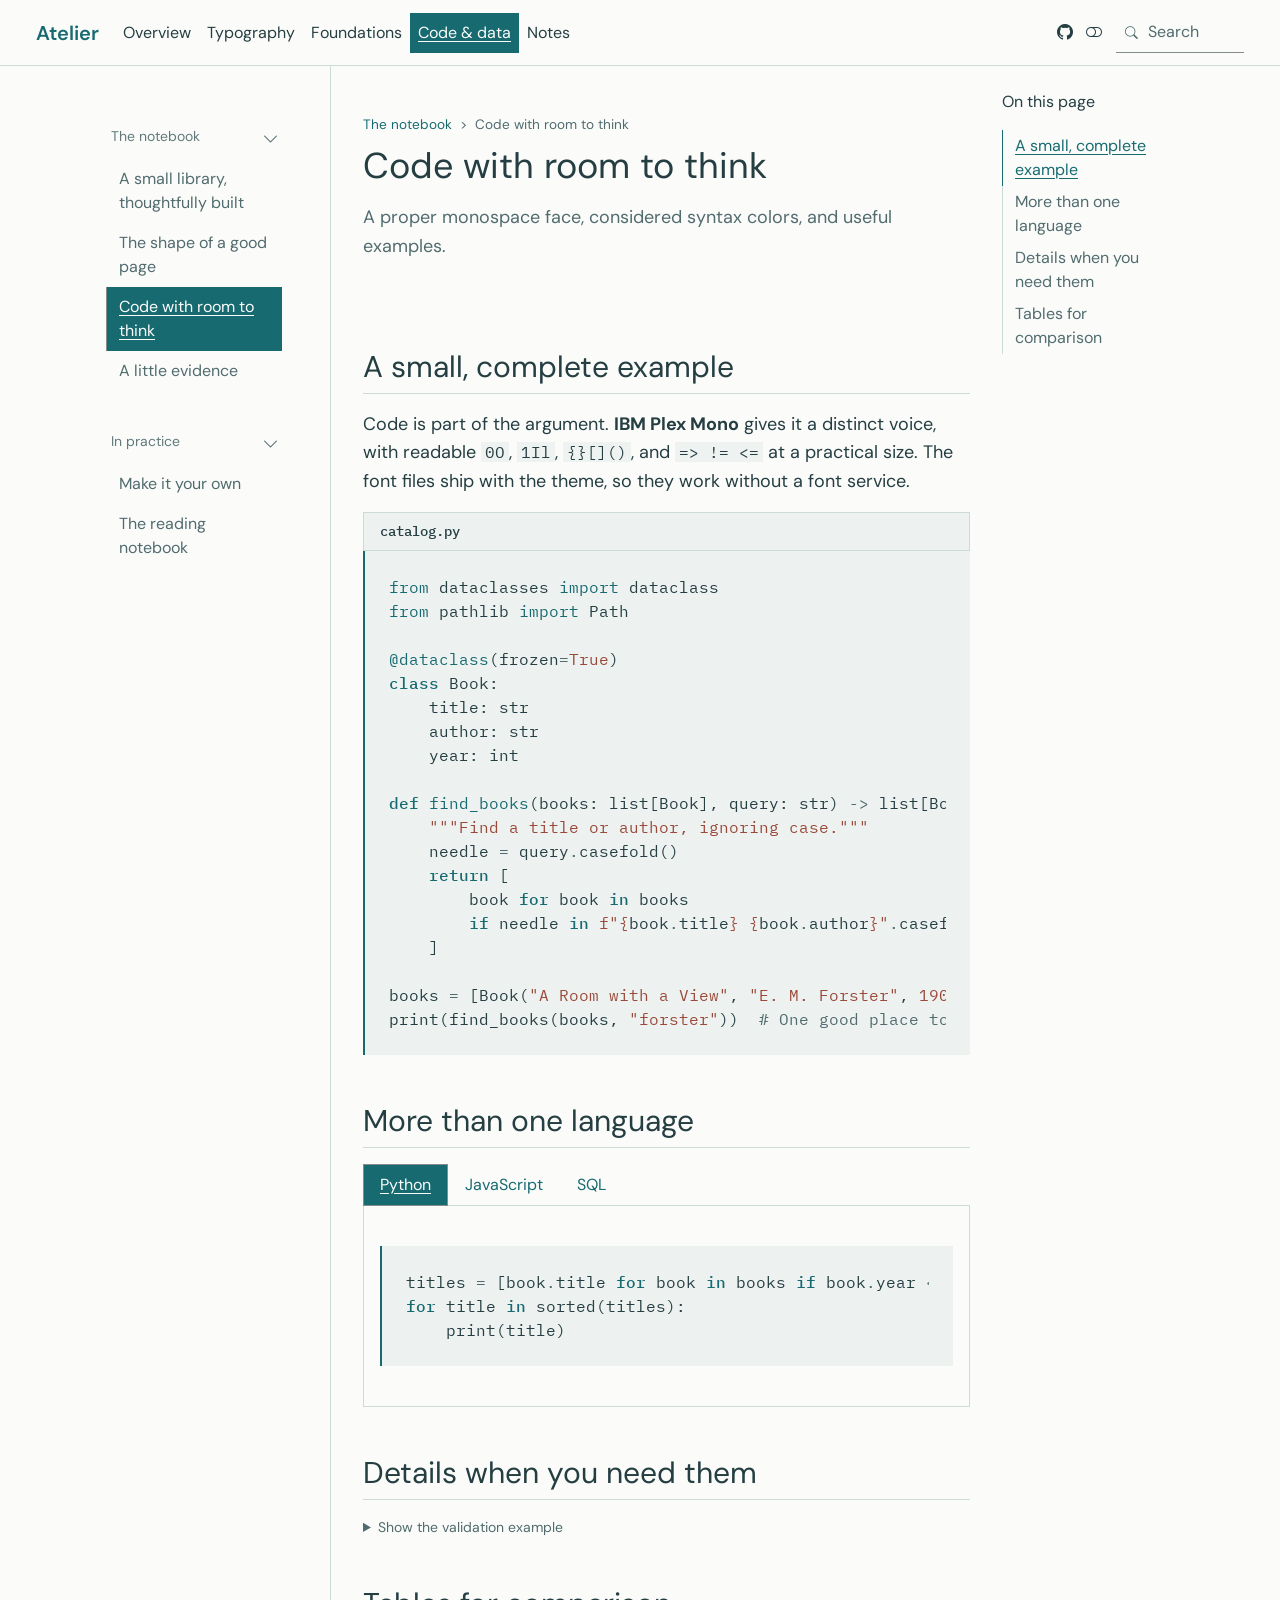
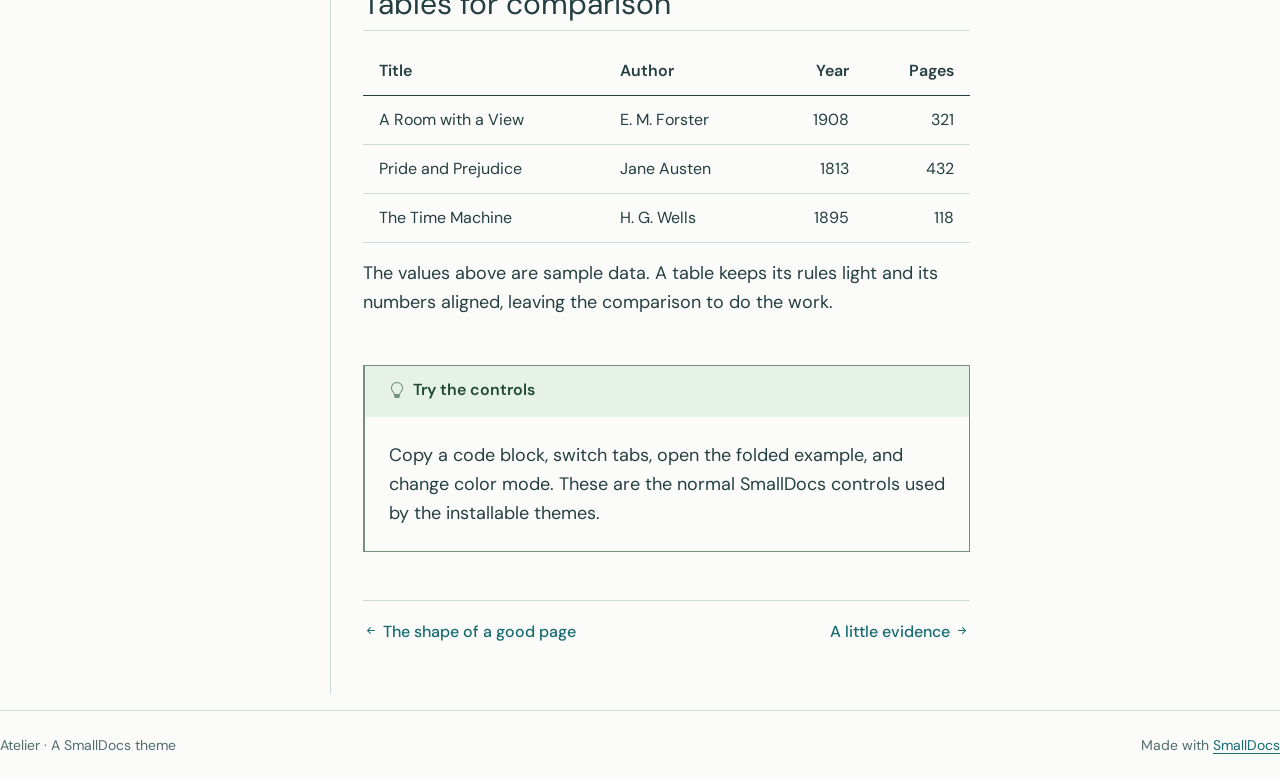
<file: pages/code.html>
<!doctype html><html lang="en"><head><meta charset="utf-8"><meta name="generator" content="smalldocs-0.3.1"><meta name="viewport" content="width=device-width, initial-scale=1.0, user-scalable=yes"><title>Code with room to think – Atelier</title><link rel="icon" href="../site_libs/themes/atelier/logo.svg"><link rel="stylesheet" href="../site_libs/themes/atelier/atelier.css" data-mode="light" class="quarto-color-scheme" id="quarto-bootstrap-light" media="not all and (prefers-color-scheme: dark)"><link rel="stylesheet" href="../site_libs/themes/atelier/atelier-dark.css" data-mode="dark" class="quarto-color-scheme quarto-color-alternate" id="quarto-bootstrap-dark" media="(prefers-color-scheme: dark)"><link rel="stylesheet" href="../site_libs/bootstrap-icons/bootstrap-icons.min.css"><link rel="stylesheet" href="../site_libs/smalldocs.css"><meta name="smalldocs:offset" content="../"><script src="../site_libs/bootstrap/bootstrap.bundle.min.js"></script><script src="../site_libs/fuse/fuse.min.js"></script><script src="../site_libs/smalldocs.js" defer></script><script>(function(){var d=document.documentElement,s=null;try{s=localStorage.getItem('smalldocs-scheme')}catch(e){}var alt=s?s==='alternate':!!(window.matchMedia&&matchMedia('(prefers-color-scheme: dark)').matches);var ls=document.querySelectorAll('link.quarto-color-scheme');if(alt)d.dataset.scheme='alternate';if(s)ls.forEach(function(l){var on=l.classList.contains('quarto-color-alternate')===alt;if(on)l.setAttribute('blocking','render');l.media=on?'all':'not all'});var on=ls[alt?1:0];if(on&&on.dataset.mode==='dark')d.classList.add('quarto-dark')})();</script></head><body class="nav-sidebar floating nav-fixed"><header id="quarto-header" class="headroom sticky-top"><nav class="navbar navbar-expand-lg sd-navbar-default"><div class="navbar-container container-fluid"><div class="navbar-brand-container mx-auto"><a class="navbar-brand" href="../index.html"><span class="navbar-title">Atelier</span></a></div><button class="navbar-toggler" type="button" data-bs-toggle="collapse" data-bs-target="#navbarCollapse" aria-controls="navbarCollapse" aria-expanded="false" aria-label="Toggle navigation"><span class="navbar-toggler-icon"></span></button><div class="collapse navbar-collapse" id="navbarCollapse"><ul class="navbar-nav navbar-nav-scroll me-auto"><li class="nav-item"><a class="nav-link" href="../index.html"><span class="menu-text">Overview</span></a></li><li class="nav-item"><a class="nav-link" href="typography.html"><span class="menu-text">Typography</span></a></li><li class="nav-item"><a class="nav-link" href="foundations.html"><span class="menu-text">Foundations</span></a></li><li class="nav-item"><a class="nav-link active" href="code.html" aria-current="page"><span class="menu-text">Code &amp; data</span></a></li><li class="nav-item"><a class="nav-link" href="../notes/index.html"><span class="menu-text">Notes</span></a></li></ul><ul class="navbar-nav navbar-nav-scroll ms-auto"><li class="nav-item compact"><a class="nav-link" href="https://github.com/rahuldave/smalldocs-atelier" aria-label="github"><i class="bi bi-github" role="img"></i></a></li><li class="nav-item compact"><a class="quarto-color-scheme-toggle nav-link" href="" title="Toggle dark mode" onclick="window.smalldocsToggleScheme(); return false;"><i class="bi"></i></a></li></ul><div class="quarto-navbar-tools"><div class="smalldocs-search" id="quarto-search"><i class="bi bi-search" aria-hidden="true"></i><input type="search" class="form-control form-control-sm" placeholder="Search" aria-label="Search" autocomplete="off"><div class="smalldocs-search-results dropdown-menu"></div></div></div></div></div></nav><nav class="quarto-secondary-nav"><div class="container-fluid d-flex"><button type="button" class="quarto-btn-toggle btn" aria-controls="quarto-sidebar" aria-label="Toggle sidebar navigation"><i class="bi bi-layout-text-sidebar-reverse"></i></button><nav class="quarto-page-breadcrumbs" aria-label="breadcrumb"><ol class="breadcrumb"><li class="breadcrumb-item"><a href="../index.html">The notebook</a></li><li class="breadcrumb-item"><a href="code.html">Code with room to think</a></li></ol></nav></div></nav></header><div id="quarto-content" class="quarto-container page-columns page-rows-contents page-layout-article has-sidebar has-margin"><nav id="quarto-sidebar" class="sidebar collapse collapse-horizontal quarto-sidebar-collapse-item sidebar-navigation floating overflow-auto"><div class="sidebar-menu-container"><ul class="list-unstyled mt-1"><li class="sidebar-item sidebar-item-section"><div class="sidebar-item-container"><a class="sidebar-item-text sidebar-link text-start" data-bs-toggle="collapse" data-bs-target="#quarto-sidebar-section-1" role="navigation" aria-expanded="true"><span class="menu-text">The notebook</span></a><a class="sidebar-item-toggle text-start" data-bs-toggle="collapse" data-bs-target="#quarto-sidebar-section-1" role="navigation" aria-expanded="true" aria-label="Toggle section"><i class="bi bi-chevron-right ms-2"></i></a></div><ul id="quarto-sidebar-section-1" class="collapse list-unstyled sidebar-section depth1 show"><li class="sidebar-item"><div class="sidebar-item-container"><a href="../index.html" class="sidebar-item-text sidebar-link"><span class="menu-text">A small library, thoughtfully built</span></a></div></li><li class="sidebar-item"><div class="sidebar-item-container"><a href="typography.html" class="sidebar-item-text sidebar-link"><span class="menu-text">The shape of a good page</span></a></div></li><li class="sidebar-item"><div class="sidebar-item-container"><a href="code.html" class="sidebar-item-text sidebar-link active" aria-current="page"><span class="menu-text">Code with room to think</span></a></div></li><li class="sidebar-item"><div class="sidebar-item-container"><a href="figures.html" class="sidebar-item-text sidebar-link"><span class="menu-text">A little evidence</span></a></div></li></ul></li><li class="sidebar-item sidebar-item-section"><div class="sidebar-item-container"><a class="sidebar-item-text sidebar-link text-start" data-bs-toggle="collapse" data-bs-target="#quarto-sidebar-section-2" role="navigation" aria-expanded="true"><span class="menu-text">In practice</span></a><a class="sidebar-item-toggle text-start" data-bs-toggle="collapse" data-bs-target="#quarto-sidebar-section-2" role="navigation" aria-expanded="true" aria-label="Toggle section"><i class="bi bi-chevron-right ms-2"></i></a></div><ul id="quarto-sidebar-section-2" class="collapse list-unstyled sidebar-section depth1 show"><li class="sidebar-item"><div class="sidebar-item-container"><a href="install.html" class="sidebar-item-text sidebar-link"><span class="menu-text">Make it your own</span></a></div></li><li class="sidebar-item"><div class="sidebar-item-container"><a href="../notes/index.html" class="sidebar-item-text sidebar-link"><span class="menu-text">The reading notebook</span></a></div></li></ul></li></ul></div></nav><div id="quarto-sidebar-glass" class="quarto-sidebar-collapse-item"></div><div id="quarto-margin-sidebar" class="sidebar margin-sidebar"><nav id="TOC" role="doc-toc" class="toc-active"><h2 id="toc-title">On this page</h2><ul><li><a href="#a-small-complete-example" id="toc-a-small-complete-example" class="nav-link" data-scroll-target="#a-small-complete-example">A small, complete example</a></li><li><a href="#more-than-one-language" id="toc-more-than-one-language" class="nav-link" data-scroll-target="#more-than-one-language">More than one language</a></li><li><a href="#details-when-you-need-them" id="toc-details-when-you-need-them" class="nav-link" data-scroll-target="#details-when-you-need-them">Details when you need them</a></li><li><a href="#tables-for-comparison" id="toc-tables-for-comparison" class="nav-link" data-scroll-target="#tables-for-comparison">Tables for comparison</a></li></ul></nav></div><main class="content" id="quarto-document-content"><header id="title-block-header" class="quarto-title-block default"><nav class="quarto-page-breadcrumbs quarto-title-breadcrumbs d-none d-lg-block" aria-label="breadcrumb"><ol class="breadcrumb"><li class="breadcrumb-item"><a href="../index.html">The notebook</a></li><li class="breadcrumb-item"><a href="code.html">Code with room to think</a></li></ol></nav><div class="quarto-title"><h1 class="title">Code with room to think</h1><p class="subtitle lead">A proper monospace face, considered syntax colors, and useful examples.</p></div><div class="quarto-title-meta"></div></header><section id="a-small-complete-example" class="level2">
<h2 class="anchored" data-anchor-id="a-small-complete-example">A small, complete example</h2>
<p>Code is part of the argument. <strong>IBM Plex Mono</strong> gives it a distinct voice,
with readable <code>0O</code>, <code>1Il</code>, <code>{}[]()</code>, and <code>=&gt; != &lt;=</code> at a practical size.
The font files ship with the theme, so they work without a font service.</p>
<div class="code-with-filename"><div class="code-with-filename-file"><pre><strong>catalog.py</strong></pre></div><div class="code-copy-outer-scaffold"><div class="sourceCode" id="cb1"><pre class="sourceCode python code-with-copy"><code class="sourceCode python"><span class="im">from</span> dataclasses <span class="im">import</span> dataclass
<span class="im">from</span> pathlib <span class="im">import</span> Path

<span class="at">@dataclass</span>(frozen<span class="op">=</span><span class="cn">True</span>)
<span class="kw">class</span> Book:
    title: <span class="bu">str</span>
    author: <span class="bu">str</span>
    year: <span class="bu">int</span>

<span class="kw">def</span> <span class="fu">find_books</span>(books: <span class="bu">list</span>[Book], query: <span class="bu">str</span>) <span class="op">-</span><span class="op">&gt;</span> <span class="bu">list</span>[Book]:
    <span class="st">&quot;&quot;&quot;Find a title or author, ignoring case.&quot;&quot;&quot;</span>
    needle <span class="op">=</span> query<span class="op">.</span>casefold()
    <span class="cf">return</span> [
        book <span class="cf">for</span> book <span class="kw">in</span> books
        <span class="cf">if</span> needle <span class="kw">in</span> <span class="st">f</span><span class="st">&quot;</span><span class="ss">{</span>book<span class="op">.</span>title<span class="ss">}</span> <span class="ss">{</span>book<span class="op">.</span>author<span class="ss">}</span><span class="st">&quot;</span><span class="op">.</span>casefold()
    ]

books <span class="op">=</span> [Book(<span class="st">&quot;</span><span class="st">A Room with a View</span><span class="st">&quot;</span>, <span class="st">&quot;</span><span class="st">E. M. Forster</span><span class="st">&quot;</span>, <span class="dv">1908</span>)]
<span class="bu">print</span>(find_books(books, <span class="st">&quot;</span><span class="st">forster</span><span class="st">&quot;</span>))  <span class="co"># One good place to begin</span></code></pre></div><button title="Copy to Clipboard" class="code-copy-button"><i class="bi"></i></button></div></div>
</section>
<section id="more-than-one-language" class="level2">
<h2 class="anchored" data-anchor-id="more-than-one-language">More than one language</h2>
<div class="panel-tabset"><ul class="nav nav-tabs" role="tablist"><li class="nav-item" role="presentation"><a class="nav-link active" id="tabset-1-1-tab" data-bs-toggle="tab" data-bs-target="#tabset-1-1" role="tab" aria-controls="tabset-1-1" aria-selected="true" href="">Python</a></li><li class="nav-item" role="presentation"><a class="nav-link" id="tabset-1-2-tab" data-bs-toggle="tab" data-bs-target="#tabset-1-2" role="tab" aria-controls="tabset-1-2" aria-selected="false" href="">JavaScript</a></li><li class="nav-item" role="presentation"><a class="nav-link" id="tabset-1-3-tab" data-bs-toggle="tab" data-bs-target="#tabset-1-3" role="tab" aria-controls="tabset-1-3" aria-selected="false" href="">SQL</a></li></ul><div class="tab-content">
<div id="tabset-1-1" class="tab-pane active" role="tabpanel" aria-labelledby="tabset-1-1-tab">
<div class="code-copy-outer-scaffold"><div class="sourceCode" id="cb2"><pre class="sourceCode python code-with-copy"><code class="sourceCode python">titles <span class="op">=</span> [book<span class="op">.</span>title <span class="cf">for</span> book <span class="kw">in</span> books <span class="cf">if</span> book<span class="op">.</span>year <span class="op">&lt;</span> <span class="dv">1920</span>]
<span class="cf">for</span> title <span class="kw">in</span> <span class="bu">sorted</span>(titles):
    <span class="bu">print</span>(title)</code></pre></div><button title="Copy to Clipboard" class="code-copy-button"><i class="bi"></i></button></div>
</div>
<div id="tabset-1-2" class="tab-pane" role="tabpanel" aria-labelledby="tabset-1-2-tab">
<div class="code-copy-outer-scaffold"><div class="sourceCode" id="cb3"><pre class="sourceCode javascript code-with-copy"><code class="sourceCode javascript"><span class="kw">const</span> titles <span class="op">=</span> books
  .filter(book =&gt; book.year <span class="op">&lt;</span> <span class="fl">1920</span>)
  .map(book =&gt; book.title)
  .sort();
console.log(titles);</code></pre></div><button title="Copy to Clipboard" class="code-copy-button"><i class="bi"></i></button></div>
</div>
<div id="tabset-1-3" class="tab-pane" role="tabpanel" aria-labelledby="tabset-1-3-tab">
<div class="code-copy-outer-scaffold"><div class="sourceCode" id="cb4"><pre class="sourceCode sql code-with-copy"><code class="sourceCode sql"><span class="kw">SELECT</span> title, author
<span class="kw">FROM</span> books
<span class="kw">WHERE</span> <span class="kw">year</span> <span class="op">&lt;</span> <span class="dv">1920</span>
<span class="kw">ORDER</span> <span class="kw">BY</span> title;</code></pre></div><button title="Copy to Clipboard" class="code-copy-button"><i class="bi"></i></button></div>
</div>
</div></div>
</section>
<section id="details-when-you-need-them" class="level2">
<h2 class="anchored" data-anchor-id="details-when-you-need-them">Details when you need them</h2>
<details class="code-fold">
<summary>Show the validation example</summary>
<div class="code-copy-outer-scaffold"><div class="sourceCode" id="cb5"><pre class="sourceCode python code-with-copy"><code class="sourceCode python"><span class="kw">def</span> <span class="fu">validate</span>(book: Book) <span class="op">-</span><span class="op">&gt;</span> <span class="cn">None</span>:
    <span class="cf">if</span> <span class="kw">not</span> book<span class="op">.</span>title<span class="op">.</span>strip():
        <span class="cf">raise</span> <span class="dt">ValueError</span>(<span class="st">&quot;</span><span class="st">A book needs a title</span><span class="st">&quot;</span>)
    <span class="cf">if</span> book<span class="op">.</span>year <span class="op">&lt;</span> <span class="dv">1</span>:
        <span class="cf">raise</span> <span class="dt">ValueError</span>(<span class="st">&quot;</span><span class="st">The year must be positive</span><span class="st">&quot;</span>)</code></pre></div><button title="Copy to Clipboard" class="code-copy-button"><i class="bi"></i></button></div>
</details>
</section>
<section id="tables-for-comparison" class="level2">
<h2 class="anchored" data-anchor-id="tables-for-comparison">Tables for comparison</h2>
<div class="sd-table">
<table class="caption-top table">
<thead>
<tr>
<th style="text-align:left">Title</th>
<th style="text-align:left">Author</th>
<th style="text-align:right">Year</th>
<th style="text-align:right">Pages</th>
</tr>
</thead>
<tbody>
<tr>
<td style="text-align:left">A Room with a View</td>
<td style="text-align:left">E. M. Forster</td>
<td style="text-align:right">1908</td>
<td style="text-align:right">321</td>
</tr>
<tr>
<td style="text-align:left">Pride and Prejudice</td>
<td style="text-align:left">Jane Austen</td>
<td style="text-align:right">1813</td>
<td style="text-align:right">432</td>
</tr>
<tr>
<td style="text-align:left">The Time Machine</td>
<td style="text-align:left">H. G. Wells</td>
<td style="text-align:right">1895</td>
<td style="text-align:right">118</td>
</tr>
</tbody>
</table>
</div>
<p>The values above are sample data. A table keeps its rules light and its
numbers aligned, leaving the comparison to do the work.</p>
<div class="callout callout-style-default callout-tip callout-titled"><div class="callout-header d-flex align-content-center"><div class="callout-icon-container"><i class="callout-icon"></i></div><div class="callout-title-container flex-fill">Try the controls</div></div><div class="callout-body-container callout-body">
<p>Copy a code block, switch tabs, open the folded example, and change color mode.
These are the normal SmallDocs controls used by the installable themes.</p>
</div></div>
</section>
<nav class="page-navigation"><div class="nav-page nav-page-previous"><a href="typography.html" class="pagination-link"><i class="bi bi-arrow-left-short"></i> <span class="nav-page-text">The shape of a good page</span></a></div><div class="nav-page nav-page-next"><a href="figures.html" class="pagination-link"><span class="nav-page-text">A little evidence</span> <i class="bi bi-arrow-right-short"></i></a></div></nav></main></div><footer class="footer"><div class="nav-footer"><div class="nav-footer-left">Atelier · A SmallDocs theme</div><div class="nav-footer-center"></div><div class="nav-footer-right">Made with <a href="https://github.com/rahuldave/smalldocs">SmallDocs</a></div></div></footer><!-- Demo-only: allow direct links to the light and dark specimens. -->
<script>
document.addEventListener('DOMContentLoaded', () => {
  const desired = new URLSearchParams(location.search).get('mode');
  if (['light', 'dark'].includes(desired)) {
    if ((document.documentElement.dataset.scheme === 'alternate') !== (desired === 'dark')) window.smalldocsToggleScheme();
  }
});
</script>
</body></html>
</file>
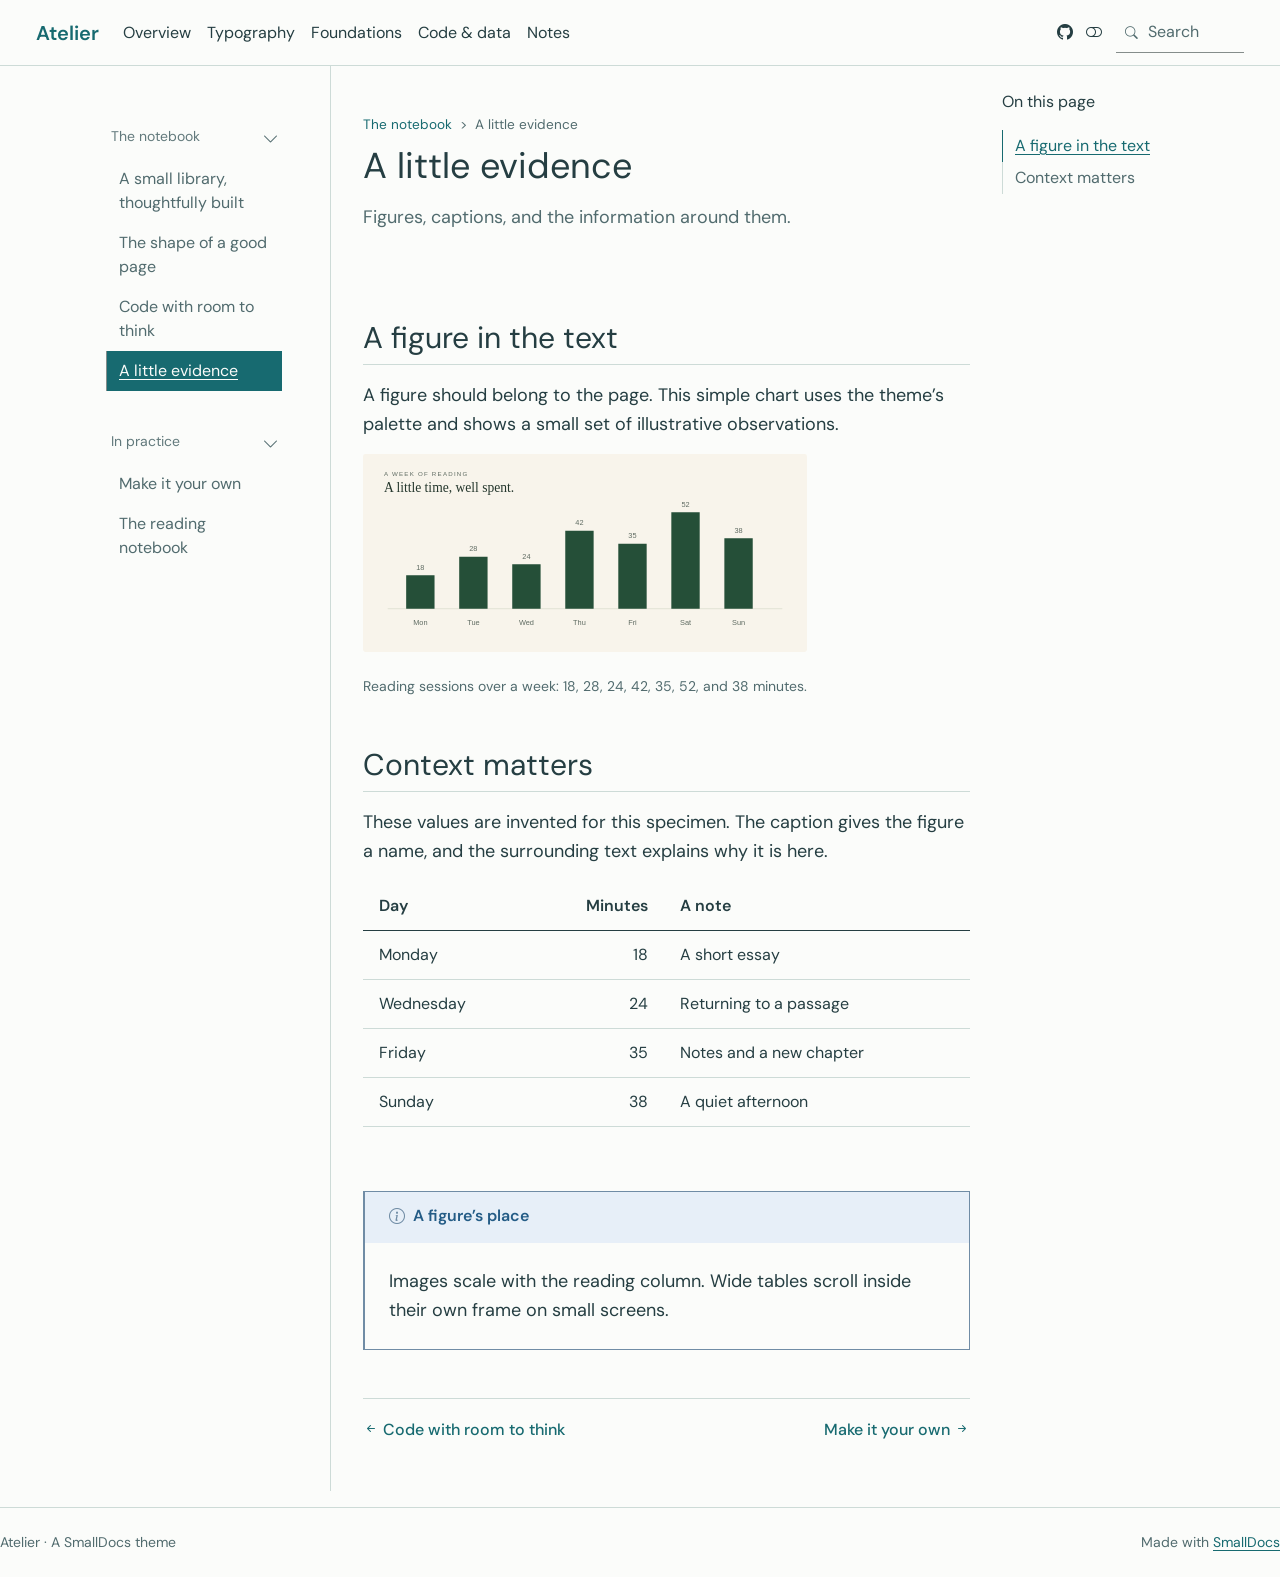
<file: pages/figures.html>
<!doctype html><html lang="en"><head><meta charset="utf-8"><meta name="generator" content="smalldocs-0.3.1"><meta name="viewport" content="width=device-width, initial-scale=1.0, user-scalable=yes"><title>A little evidence – Atelier</title><link rel="icon" href="../site_libs/themes/atelier/logo.svg"><link rel="stylesheet" href="../site_libs/themes/atelier/atelier.css" data-mode="light" class="quarto-color-scheme" id="quarto-bootstrap-light" media="not all and (prefers-color-scheme: dark)"><link rel="stylesheet" href="../site_libs/themes/atelier/atelier-dark.css" data-mode="dark" class="quarto-color-scheme quarto-color-alternate" id="quarto-bootstrap-dark" media="(prefers-color-scheme: dark)"><link rel="stylesheet" href="../site_libs/bootstrap-icons/bootstrap-icons.min.css"><link rel="stylesheet" href="../site_libs/smalldocs.css"><meta name="smalldocs:offset" content="../"><script src="../site_libs/bootstrap/bootstrap.bundle.min.js"></script><script src="../site_libs/fuse/fuse.min.js"></script><script src="../site_libs/smalldocs.js" defer></script><script>(function(){var d=document.documentElement,s=null;try{s=localStorage.getItem('smalldocs-scheme')}catch(e){}var alt=s?s==='alternate':!!(window.matchMedia&&matchMedia('(prefers-color-scheme: dark)').matches);var ls=document.querySelectorAll('link.quarto-color-scheme');if(alt)d.dataset.scheme='alternate';if(s)ls.forEach(function(l){var on=l.classList.contains('quarto-color-alternate')===alt;if(on)l.setAttribute('blocking','render');l.media=on?'all':'not all'});var on=ls[alt?1:0];if(on&&on.dataset.mode==='dark')d.classList.add('quarto-dark')})();</script></head><body class="nav-sidebar floating nav-fixed"><header id="quarto-header" class="headroom sticky-top"><nav class="navbar navbar-expand-lg sd-navbar-default"><div class="navbar-container container-fluid"><div class="navbar-brand-container mx-auto"><a class="navbar-brand" href="../index.html"><span class="navbar-title">Atelier</span></a></div><button class="navbar-toggler" type="button" data-bs-toggle="collapse" data-bs-target="#navbarCollapse" aria-controls="navbarCollapse" aria-expanded="false" aria-label="Toggle navigation"><span class="navbar-toggler-icon"></span></button><div class="collapse navbar-collapse" id="navbarCollapse"><ul class="navbar-nav navbar-nav-scroll me-auto"><li class="nav-item"><a class="nav-link" href="../index.html"><span class="menu-text">Overview</span></a></li><li class="nav-item"><a class="nav-link" href="typography.html"><span class="menu-text">Typography</span></a></li><li class="nav-item"><a class="nav-link" href="foundations.html"><span class="menu-text">Foundations</span></a></li><li class="nav-item"><a class="nav-link" href="code.html"><span class="menu-text">Code &amp; data</span></a></li><li class="nav-item"><a class="nav-link" href="../notes/index.html"><span class="menu-text">Notes</span></a></li></ul><ul class="navbar-nav navbar-nav-scroll ms-auto"><li class="nav-item compact"><a class="nav-link" href="https://github.com/rahuldave/smalldocs-atelier" aria-label="github"><i class="bi bi-github" role="img"></i></a></li><li class="nav-item compact"><a class="quarto-color-scheme-toggle nav-link" href="" title="Toggle dark mode" onclick="window.smalldocsToggleScheme(); return false;"><i class="bi"></i></a></li></ul><div class="quarto-navbar-tools"><div class="smalldocs-search" id="quarto-search"><i class="bi bi-search" aria-hidden="true"></i><input type="search" class="form-control form-control-sm" placeholder="Search" aria-label="Search" autocomplete="off"><div class="smalldocs-search-results dropdown-menu"></div></div></div></div></div></nav><nav class="quarto-secondary-nav"><div class="container-fluid d-flex"><button type="button" class="quarto-btn-toggle btn" aria-controls="quarto-sidebar" aria-label="Toggle sidebar navigation"><i class="bi bi-layout-text-sidebar-reverse"></i></button><nav class="quarto-page-breadcrumbs" aria-label="breadcrumb"><ol class="breadcrumb"><li class="breadcrumb-item"><a href="../index.html">The notebook</a></li><li class="breadcrumb-item"><a href="figures.html">A little evidence</a></li></ol></nav></div></nav></header><div id="quarto-content" class="quarto-container page-columns page-rows-contents page-layout-article has-sidebar has-margin"><nav id="quarto-sidebar" class="sidebar collapse collapse-horizontal quarto-sidebar-collapse-item sidebar-navigation floating overflow-auto"><div class="sidebar-menu-container"><ul class="list-unstyled mt-1"><li class="sidebar-item sidebar-item-section"><div class="sidebar-item-container"><a class="sidebar-item-text sidebar-link text-start" data-bs-toggle="collapse" data-bs-target="#quarto-sidebar-section-1" role="navigation" aria-expanded="true"><span class="menu-text">The notebook</span></a><a class="sidebar-item-toggle text-start" data-bs-toggle="collapse" data-bs-target="#quarto-sidebar-section-1" role="navigation" aria-expanded="true" aria-label="Toggle section"><i class="bi bi-chevron-right ms-2"></i></a></div><ul id="quarto-sidebar-section-1" class="collapse list-unstyled sidebar-section depth1 show"><li class="sidebar-item"><div class="sidebar-item-container"><a href="../index.html" class="sidebar-item-text sidebar-link"><span class="menu-text">A small library, thoughtfully built</span></a></div></li><li class="sidebar-item"><div class="sidebar-item-container"><a href="typography.html" class="sidebar-item-text sidebar-link"><span class="menu-text">The shape of a good page</span></a></div></li><li class="sidebar-item"><div class="sidebar-item-container"><a href="code.html" class="sidebar-item-text sidebar-link"><span class="menu-text">Code with room to think</span></a></div></li><li class="sidebar-item"><div class="sidebar-item-container"><a href="figures.html" class="sidebar-item-text sidebar-link active" aria-current="page"><span class="menu-text">A little evidence</span></a></div></li></ul></li><li class="sidebar-item sidebar-item-section"><div class="sidebar-item-container"><a class="sidebar-item-text sidebar-link text-start" data-bs-toggle="collapse" data-bs-target="#quarto-sidebar-section-2" role="navigation" aria-expanded="true"><span class="menu-text">In practice</span></a><a class="sidebar-item-toggle text-start" data-bs-toggle="collapse" data-bs-target="#quarto-sidebar-section-2" role="navigation" aria-expanded="true" aria-label="Toggle section"><i class="bi bi-chevron-right ms-2"></i></a></div><ul id="quarto-sidebar-section-2" class="collapse list-unstyled sidebar-section depth1 show"><li class="sidebar-item"><div class="sidebar-item-container"><a href="install.html" class="sidebar-item-text sidebar-link"><span class="menu-text">Make it your own</span></a></div></li><li class="sidebar-item"><div class="sidebar-item-container"><a href="../notes/index.html" class="sidebar-item-text sidebar-link"><span class="menu-text">The reading notebook</span></a></div></li></ul></li></ul></div></nav><div id="quarto-sidebar-glass" class="quarto-sidebar-collapse-item"></div><div id="quarto-margin-sidebar" class="sidebar margin-sidebar"><nav id="TOC" role="doc-toc" class="toc-active"><h2 id="toc-title">On this page</h2><ul><li><a href="#a-figure-in-the-text" id="toc-a-figure-in-the-text" class="nav-link" data-scroll-target="#a-figure-in-the-text">A figure in the text</a></li><li><a href="#context-matters" id="toc-context-matters" class="nav-link" data-scroll-target="#context-matters">Context matters</a></li></ul></nav></div><main class="content" id="quarto-document-content"><header id="title-block-header" class="quarto-title-block default"><nav class="quarto-page-breadcrumbs quarto-title-breadcrumbs d-none d-lg-block" aria-label="breadcrumb"><ol class="breadcrumb"><li class="breadcrumb-item"><a href="../index.html">The notebook</a></li><li class="breadcrumb-item"><a href="figures.html">A little evidence</a></li></ol></nav><div class="quarto-title"><h1 class="title">A little evidence</h1><p class="subtitle lead">Figures, captions, and the information around them.</p></div><div class="quarto-title-meta"></div></header><section id="a-figure-in-the-text" class="level2">
<h2 class="anchored" data-anchor-id="a-figure-in-the-text">A figure in the text</h2>
<p>A figure should belong to the page. This simple chart uses the theme’s
palette and shows a small set of illustrative observations.</p>
<div class="quarto-figure quarto-figure-center">
<figure class="figure">
<p><img alt="Reading sessions over a week: 18, 28, 24, 42, 35, 52, and 38 minutes." src="../reading.svg" id="fig-reading" class="img-fluid figure-img"></p>
<figcaption>Reading sessions over a week: 18, 28, 24, 42, 35, 52, and 38 minutes.</figcaption>
</figure>
</div>
</section>
<section id="context-matters" class="level2">
<h2 class="anchored" data-anchor-id="context-matters">Context matters</h2>
<p>These values are invented for this specimen. The caption gives the figure
a name, and the surrounding text explains why it is here.</p>
<div class="sd-table">
<table class="caption-top table">
<thead>
<tr>
<th style="text-align:left">Day</th>
<th style="text-align:right">Minutes</th>
<th style="text-align:left">A note</th>
</tr>
</thead>
<tbody>
<tr>
<td style="text-align:left">Monday</td>
<td style="text-align:right">18</td>
<td style="text-align:left">A short essay</td>
</tr>
<tr>
<td style="text-align:left">Wednesday</td>
<td style="text-align:right">24</td>
<td style="text-align:left">Returning to a passage</td>
</tr>
<tr>
<td style="text-align:left">Friday</td>
<td style="text-align:right">35</td>
<td style="text-align:left">Notes and a new chapter</td>
</tr>
<tr>
<td style="text-align:left">Sunday</td>
<td style="text-align:right">38</td>
<td style="text-align:left">A quiet afternoon</td>
</tr>
</tbody>
</table>
</div>
<div class="callout callout-style-default callout-note callout-titled"><div class="callout-header d-flex align-content-center"><div class="callout-icon-container"><i class="callout-icon"></i></div><div class="callout-title-container flex-fill">A figure’s place</div></div><div class="callout-body-container callout-body">
<p>Images scale with the reading column. Wide tables scroll inside their own
frame on small screens.</p>
</div></div>
</section>
<nav class="page-navigation"><div class="nav-page nav-page-previous"><a href="code.html" class="pagination-link"><i class="bi bi-arrow-left-short"></i> <span class="nav-page-text">Code with room to think</span></a></div><div class="nav-page nav-page-next"><a href="install.html" class="pagination-link"><span class="nav-page-text">Make it your own</span> <i class="bi bi-arrow-right-short"></i></a></div></nav></main></div><footer class="footer"><div class="nav-footer"><div class="nav-footer-left">Atelier · A SmallDocs theme</div><div class="nav-footer-center"></div><div class="nav-footer-right">Made with <a href="https://github.com/rahuldave/smalldocs">SmallDocs</a></div></div></footer><!-- Demo-only: allow direct links to the light and dark specimens. -->
<script>
document.addEventListener('DOMContentLoaded', () => {
  const desired = new URLSearchParams(location.search).get('mode');
  if (['light', 'dark'].includes(desired)) {
    if ((document.documentElement.dataset.scheme === 'alternate') !== (desired === 'dark')) window.smalldocsToggleScheme();
  }
});
</script>
</body></html>
</file>
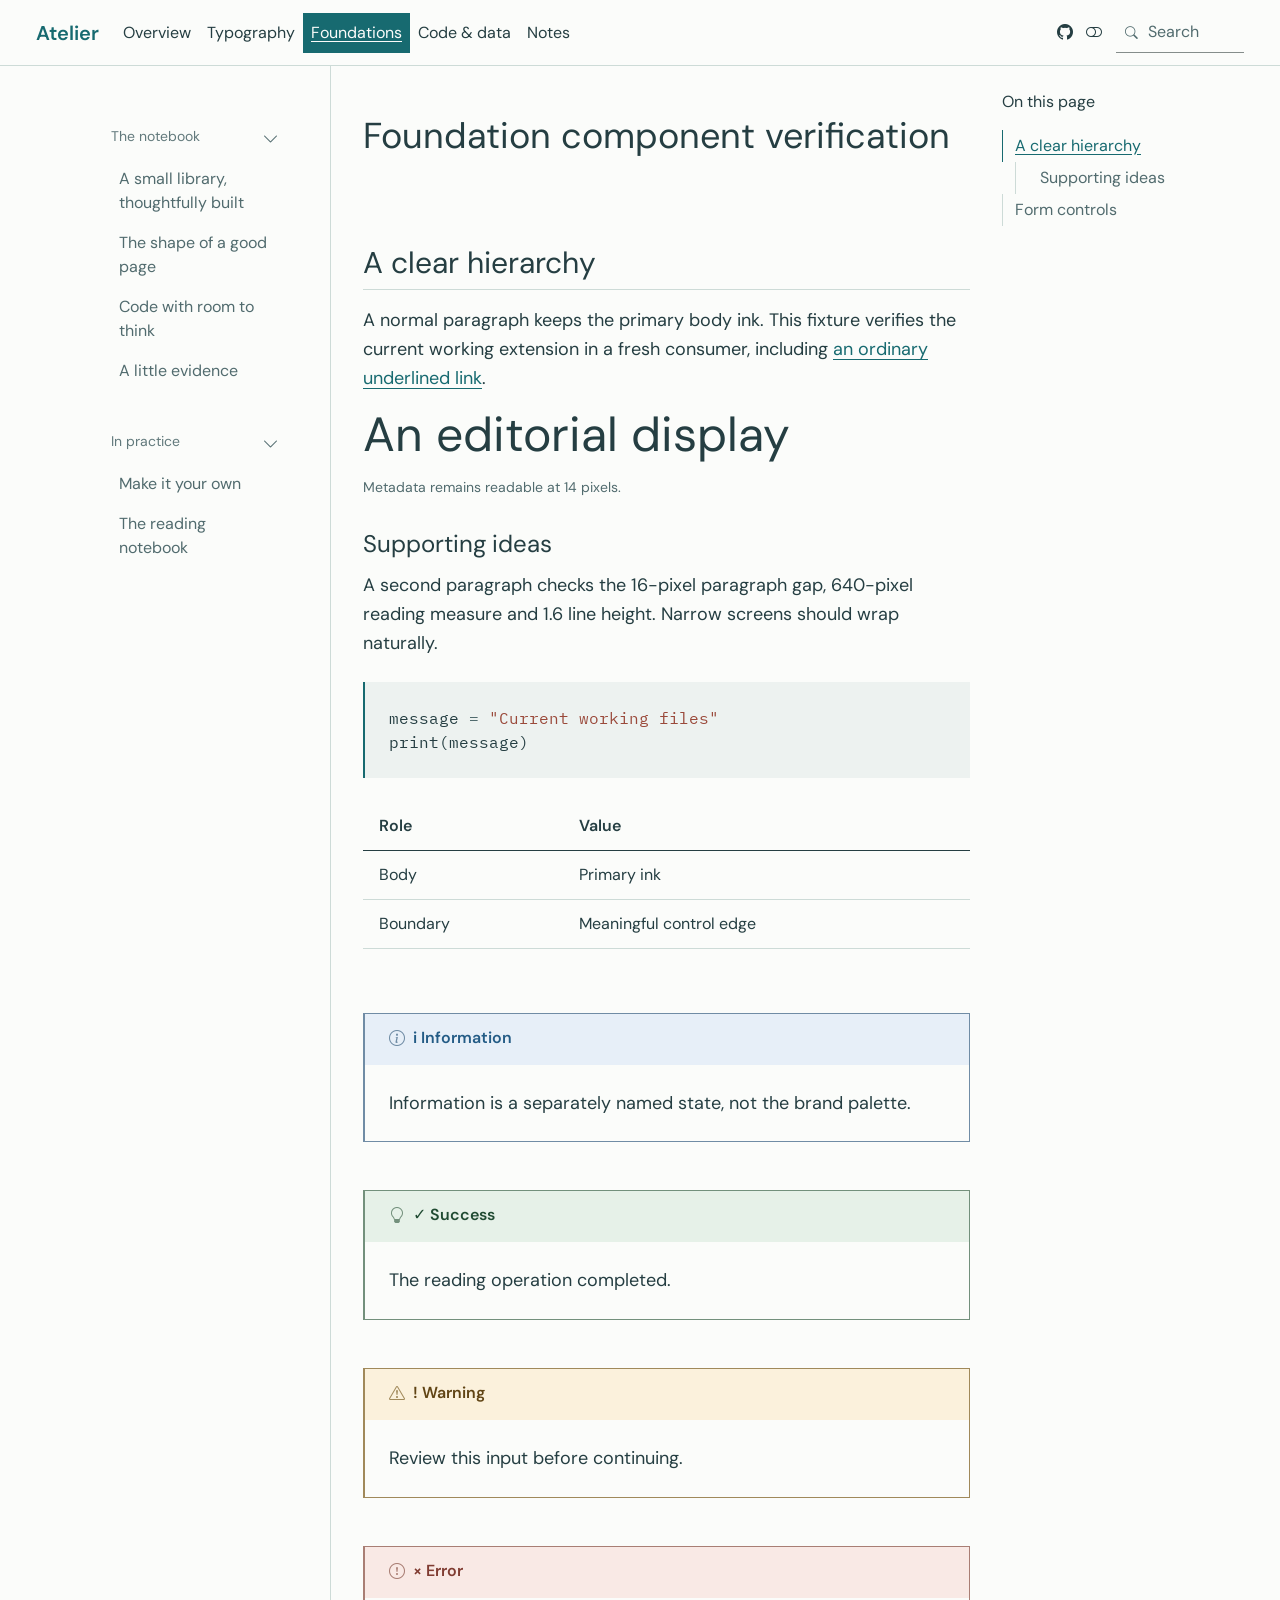
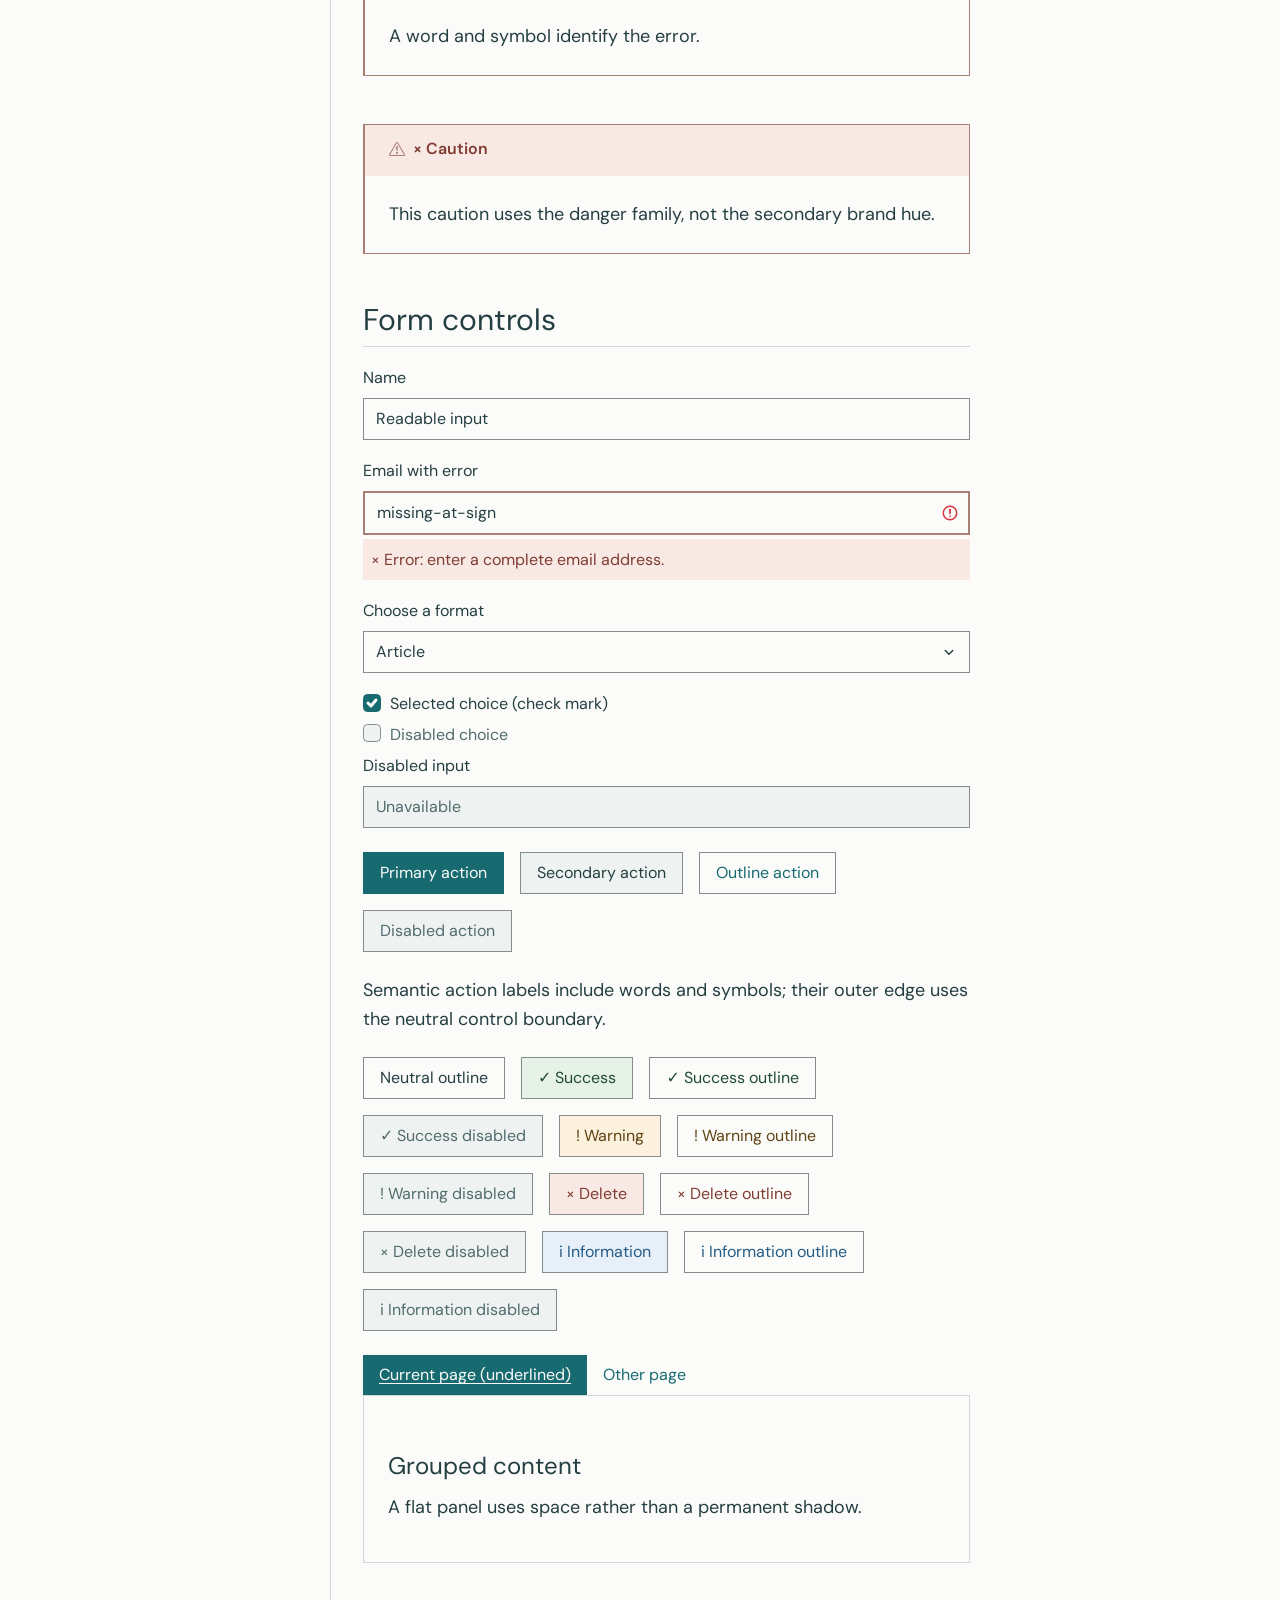
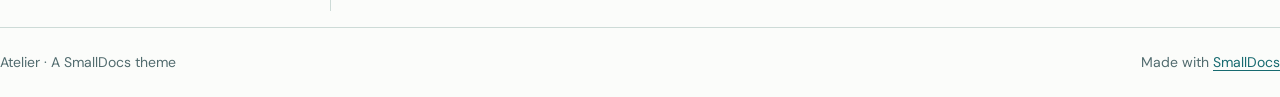
<file: pages/foundations.html>
<!doctype html><html lang="en"><head><meta charset="utf-8"><meta name="generator" content="smalldocs-0.3.1"><meta name="viewport" content="width=device-width, initial-scale=1.0, user-scalable=yes"><title>Foundation component verification – Atelier</title><link rel="icon" href="../site_libs/themes/atelier/logo.svg"><link rel="stylesheet" href="../site_libs/themes/atelier/atelier.css" data-mode="light" class="quarto-color-scheme" id="quarto-bootstrap-light" media="not all and (prefers-color-scheme: dark)"><link rel="stylesheet" href="../site_libs/themes/atelier/atelier-dark.css" data-mode="dark" class="quarto-color-scheme quarto-color-alternate" id="quarto-bootstrap-dark" media="(prefers-color-scheme: dark)"><link rel="stylesheet" href="../site_libs/bootstrap-icons/bootstrap-icons.min.css"><link rel="stylesheet" href="../site_libs/smalldocs.css"><meta name="smalldocs:offset" content="../"><script src="../site_libs/bootstrap/bootstrap.bundle.min.js"></script><script src="../site_libs/fuse/fuse.min.js"></script><script src="../site_libs/smalldocs.js" defer></script><script>(function(){var d=document.documentElement,s=null;try{s=localStorage.getItem('smalldocs-scheme')}catch(e){}var alt=s?s==='alternate':!!(window.matchMedia&&matchMedia('(prefers-color-scheme: dark)').matches);var ls=document.querySelectorAll('link.quarto-color-scheme');if(alt)d.dataset.scheme='alternate';if(s)ls.forEach(function(l){var on=l.classList.contains('quarto-color-alternate')===alt;if(on)l.setAttribute('blocking','render');l.media=on?'all':'not all'});var on=ls[alt?1:0];if(on&&on.dataset.mode==='dark')d.classList.add('quarto-dark')})();</script></head><body class="nav-sidebar floating nav-fixed"><header id="quarto-header" class="headroom sticky-top"><nav class="navbar navbar-expand-lg sd-navbar-default"><div class="navbar-container container-fluid"><div class="navbar-brand-container mx-auto"><a class="navbar-brand" href="../index.html"><span class="navbar-title">Atelier</span></a></div><button class="navbar-toggler" type="button" data-bs-toggle="collapse" data-bs-target="#navbarCollapse" aria-controls="navbarCollapse" aria-expanded="false" aria-label="Toggle navigation"><span class="navbar-toggler-icon"></span></button><div class="collapse navbar-collapse" id="navbarCollapse"><ul class="navbar-nav navbar-nav-scroll me-auto"><li class="nav-item"><a class="nav-link" href="../index.html"><span class="menu-text">Overview</span></a></li><li class="nav-item"><a class="nav-link" href="typography.html"><span class="menu-text">Typography</span></a></li><li class="nav-item"><a class="nav-link active" href="foundations.html" aria-current="page"><span class="menu-text">Foundations</span></a></li><li class="nav-item"><a class="nav-link" href="code.html"><span class="menu-text">Code &amp; data</span></a></li><li class="nav-item"><a class="nav-link" href="../notes/index.html"><span class="menu-text">Notes</span></a></li></ul><ul class="navbar-nav navbar-nav-scroll ms-auto"><li class="nav-item compact"><a class="nav-link" href="https://github.com/rahuldave/smalldocs-atelier" aria-label="github"><i class="bi bi-github" role="img"></i></a></li><li class="nav-item compact"><a class="quarto-color-scheme-toggle nav-link" href="" title="Toggle dark mode" onclick="window.smalldocsToggleScheme(); return false;"><i class="bi"></i></a></li></ul><div class="quarto-navbar-tools"><div class="smalldocs-search" id="quarto-search"><i class="bi bi-search" aria-hidden="true"></i><input type="search" class="form-control form-control-sm" placeholder="Search" aria-label="Search" autocomplete="off"><div class="smalldocs-search-results dropdown-menu"></div></div></div></div></div></nav><nav class="quarto-secondary-nav"><div class="container-fluid d-flex"><button type="button" class="quarto-btn-toggle btn" aria-controls="quarto-sidebar" aria-label="Toggle sidebar navigation"><i class="bi bi-layout-text-sidebar-reverse"></i></button></div></nav></header><div id="quarto-content" class="quarto-container page-columns page-rows-contents page-layout-article has-sidebar has-margin"><nav id="quarto-sidebar" class="sidebar collapse collapse-horizontal quarto-sidebar-collapse-item sidebar-navigation floating overflow-auto"><div class="sidebar-menu-container"><ul class="list-unstyled mt-1"><li class="sidebar-item sidebar-item-section"><div class="sidebar-item-container"><a class="sidebar-item-text sidebar-link text-start" data-bs-toggle="collapse" data-bs-target="#quarto-sidebar-section-1" role="navigation" aria-expanded="true"><span class="menu-text">The notebook</span></a><a class="sidebar-item-toggle text-start" data-bs-toggle="collapse" data-bs-target="#quarto-sidebar-section-1" role="navigation" aria-expanded="true" aria-label="Toggle section"><i class="bi bi-chevron-right ms-2"></i></a></div><ul id="quarto-sidebar-section-1" class="collapse list-unstyled sidebar-section depth1 show"><li class="sidebar-item"><div class="sidebar-item-container"><a href="../index.html" class="sidebar-item-text sidebar-link"><span class="menu-text">A small library, thoughtfully built</span></a></div></li><li class="sidebar-item"><div class="sidebar-item-container"><a href="typography.html" class="sidebar-item-text sidebar-link"><span class="menu-text">The shape of a good page</span></a></div></li><li class="sidebar-item"><div class="sidebar-item-container"><a href="code.html" class="sidebar-item-text sidebar-link"><span class="menu-text">Code with room to think</span></a></div></li><li class="sidebar-item"><div class="sidebar-item-container"><a href="figures.html" class="sidebar-item-text sidebar-link"><span class="menu-text">A little evidence</span></a></div></li></ul></li><li class="sidebar-item sidebar-item-section"><div class="sidebar-item-container"><a class="sidebar-item-text sidebar-link text-start" data-bs-toggle="collapse" data-bs-target="#quarto-sidebar-section-2" role="navigation" aria-expanded="true"><span class="menu-text">In practice</span></a><a class="sidebar-item-toggle text-start" data-bs-toggle="collapse" data-bs-target="#quarto-sidebar-section-2" role="navigation" aria-expanded="true" aria-label="Toggle section"><i class="bi bi-chevron-right ms-2"></i></a></div><ul id="quarto-sidebar-section-2" class="collapse list-unstyled sidebar-section depth1 show"><li class="sidebar-item"><div class="sidebar-item-container"><a href="install.html" class="sidebar-item-text sidebar-link"><span class="menu-text">Make it your own</span></a></div></li><li class="sidebar-item"><div class="sidebar-item-container"><a href="../notes/index.html" class="sidebar-item-text sidebar-link"><span class="menu-text">The reading notebook</span></a></div></li></ul></li></ul></div></nav><div id="quarto-sidebar-glass" class="quarto-sidebar-collapse-item"></div><div id="quarto-margin-sidebar" class="sidebar margin-sidebar"><nav id="TOC" role="doc-toc" class="toc-active"><h2 id="toc-title">On this page</h2><ul><li><a href="#a-clear-hierarchy" id="toc-a-clear-hierarchy" class="nav-link" data-scroll-target="#a-clear-hierarchy">A clear hierarchy</a><ul><li><a href="#supporting-ideas" id="toc-supporting-ideas" class="nav-link" data-scroll-target="#supporting-ideas">Supporting ideas</a></li></ul></li><li><a href="#form-controls" id="toc-form-controls" class="nav-link" data-scroll-target="#form-controls">Form controls</a></li></ul></nav></div><main class="content" id="quarto-document-content"><header id="title-block-header" class="quarto-title-block default"><div class="quarto-title"><h1 class="title">Foundation component verification</h1></div><div class="quarto-title-meta"></div></header><section id="a-clear-hierarchy" class="level2">
<h2 class="anchored" data-anchor-id="a-clear-hierarchy">A clear hierarchy</h2>
<p>A normal paragraph keeps the primary body ink. This fixture verifies the current working extension in a fresh consumer, including <a href="#form-controls">an ordinary underlined link</a>.</p>
<p class="editorial-display">An editorial display</p>
<p class="metadata">Metadata remains readable at 14 pixels.</p>
<section id="supporting-ideas" class="level3">
<h3 class="anchored" data-anchor-id="supporting-ideas">Supporting ideas</h3>
<p>A second paragraph checks the 16-pixel paragraph gap, 640-pixel reading measure and 1.6 line height. Narrow screens should wrap naturally.</p>
<div class="code-copy-outer-scaffold"><div class="sourceCode" id="cb1"><pre class="sourceCode python code-with-copy"><code class="sourceCode python">message <span class="op">=</span> <span class="st">&quot;</span><span class="st">Current working files</span><span class="st">&quot;</span>
<span class="bu">print</span>(message)</code></pre></div><button title="Copy to Clipboard" class="code-copy-button"><i class="bi"></i></button></div>
<div class="sd-table">
<table class="caption-top table">
<thead>
<tr>
<th>Role</th>
<th>Value</th>
</tr>
</thead>
<tbody>
<tr>
<td>Body</td>
<td>Primary ink</td>
</tr>
<tr>
<td>Boundary</td>
<td>Meaningful control edge</td>
</tr>
</tbody>
</table>
</div>
<div class="callout callout-style-default callout-note callout-titled"><div class="callout-header d-flex align-content-center"><div class="callout-icon-container"><i class="callout-icon"></i></div><div class="callout-title-container flex-fill">i Information</div></div><div class="callout-body-container callout-body">
<p>Information is a separately named state, not the brand palette.</p>
</div></div>
<div class="callout callout-style-default callout-tip callout-titled"><div class="callout-header d-flex align-content-center"><div class="callout-icon-container"><i class="callout-icon"></i></div><div class="callout-title-container flex-fill">✓ Success</div></div><div class="callout-body-container callout-body">
<p>The reading operation completed.</p>
</div></div>
<div class="callout callout-style-default callout-warning callout-titled"><div class="callout-header d-flex align-content-center"><div class="callout-icon-container"><i class="callout-icon"></i></div><div class="callout-title-container flex-fill">! Warning</div></div><div class="callout-body-container callout-body">
<p>Review this input before continuing.</p>
</div></div>
<div class="callout callout-style-default callout-important callout-titled"><div class="callout-header d-flex align-content-center"><div class="callout-icon-container"><i class="callout-icon"></i></div><div class="callout-title-container flex-fill">× Error</div></div><div class="callout-body-container callout-body">
<p>A word and symbol identify the error.</p>
</div></div>
<div class="callout callout-style-default callout-caution callout-titled"><div class="callout-header d-flex align-content-center"><div class="callout-icon-container"><i class="callout-icon"></i></div><div class="callout-title-container flex-fill">× Caution</div></div><div class="callout-body-container callout-body">
<p>This caution uses the danger family, not the secondary brand hue.</p>
</div></div>
</section>
</section>
<section id="form-controls" class="level2">
<h2 class="anchored" data-anchor-id="form-controls">Form controls</h2>
<form id="foundation-form" onsubmit="return false">
<div class="mb-3"><label class="form-label" for="reading-name">Name</label><input id="reading-name" class="form-control" value="Readable input"></div>
<div class="mb-3"><label class="form-label" for="reading-error">Email with error</label><input id="reading-error" class="form-control is-invalid" aria-invalid="true" aria-describedby="reading-error-message" value="missing-at-sign"><div id="reading-error-message" class="invalid-feedback">× Error: enter a complete email address.</div></div>
<div class="mb-3"><label class="form-label" for="reading-select">Choose a format</label><select id="reading-select" class="form-select"><option>Article</option><option>Notebook</option></select></div>
<div class="form-check"><input id="reading-checked" type="checkbox" class="form-check-input" checked><label for="reading-checked" class="form-check-label">Selected choice (check mark)</label></div>
<div class="form-check"><input id="reading-disabled-check" type="checkbox" class="form-check-input" disabled><label for="reading-disabled-check" class="form-check-label">Disabled choice</label></div>
<div class="mb-3"><label for="reading-disabled" class="form-label">Disabled input</label><input id="reading-disabled" class="form-control" disabled value="Unavailable"></div>
<div style="display:flex;gap:16px;flex-wrap:wrap;margin:24px 0">
<button id="reading-primary" class="btn btn-primary" type="button">Primary action</button>
<button id="reading-secondary" class="btn btn-secondary" type="button">Secondary action</button>
<button class="btn btn-outline-primary" type="button">Outline action</button>
<button id="reading-disabled-button" class="btn btn-primary" type="button" disabled>Disabled action</button>
</div>
<p>Semantic action labels include words and symbols; their outer edge uses the neutral control boundary.</p>
<div style="display:flex;gap:16px;flex-wrap:wrap;margin:24px 0">
<button id="reading-outline-secondary" class="btn btn-outline-secondary" type="button">Neutral outline</button>
<button id="reading-success" class="btn btn-success" type="button">✓ Success</button>
<button id="reading-outline-success" class="btn btn-outline-success" type="button">✓ Success outline</button>
<button id="reading-disabled-success" class="btn btn-success" type="button" disabled>✓ Success disabled</button>
<button id="reading-warning" class="btn btn-warning" type="button">! Warning</button>
<button id="reading-outline-warning" class="btn btn-outline-warning" type="button">! Warning outline</button>
<button id="reading-disabled-warning" class="btn btn-warning" type="button" disabled>! Warning disabled</button>
<button id="reading-danger" class="btn btn-danger" type="button">× Delete</button>
<button id="reading-outline-danger" class="btn btn-outline-danger" type="button">× Delete outline</button>
<button id="reading-disabled-danger" class="btn btn-danger" type="button" disabled>× Delete disabled</button>
<button id="reading-info" class="btn btn-info" type="button">i Information</button>
<button id="reading-outline-info" class="btn btn-outline-info" type="button">i Information outline</button>
<button id="reading-disabled-info" class="btn btn-info" type="button" disabled>i Information disabled</button>
</div>
</form>
<nav class="nav" aria-label="Fixture pages"><a class="nav-link" href="#form-controls" aria-current="page">Current page (underlined)</a><a class="nav-link" href="#a-clear-hierarchy">Other page</a></nav>
<div class="card"><div class="card-body"><h3>Grouped content</h3><p>A flat panel uses space rather than a permanent shadow.</p></div></div>
</section>
</main></div><footer class="footer"><div class="nav-footer"><div class="nav-footer-left">Atelier · A SmallDocs theme</div><div class="nav-footer-center"></div><div class="nav-footer-right">Made with <a href="https://github.com/rahuldave/smalldocs">SmallDocs</a></div></div></footer><!-- Demo-only: allow direct links to the light and dark specimens. -->
<script>
document.addEventListener('DOMContentLoaded', () => {
  const desired = new URLSearchParams(location.search).get('mode');
  if (['light', 'dark'].includes(desired)) {
    if ((document.documentElement.dataset.scheme === 'alternate') !== (desired === 'dark')) window.smalldocsToggleScheme();
  }
});
</script>
</body></html>
</file>
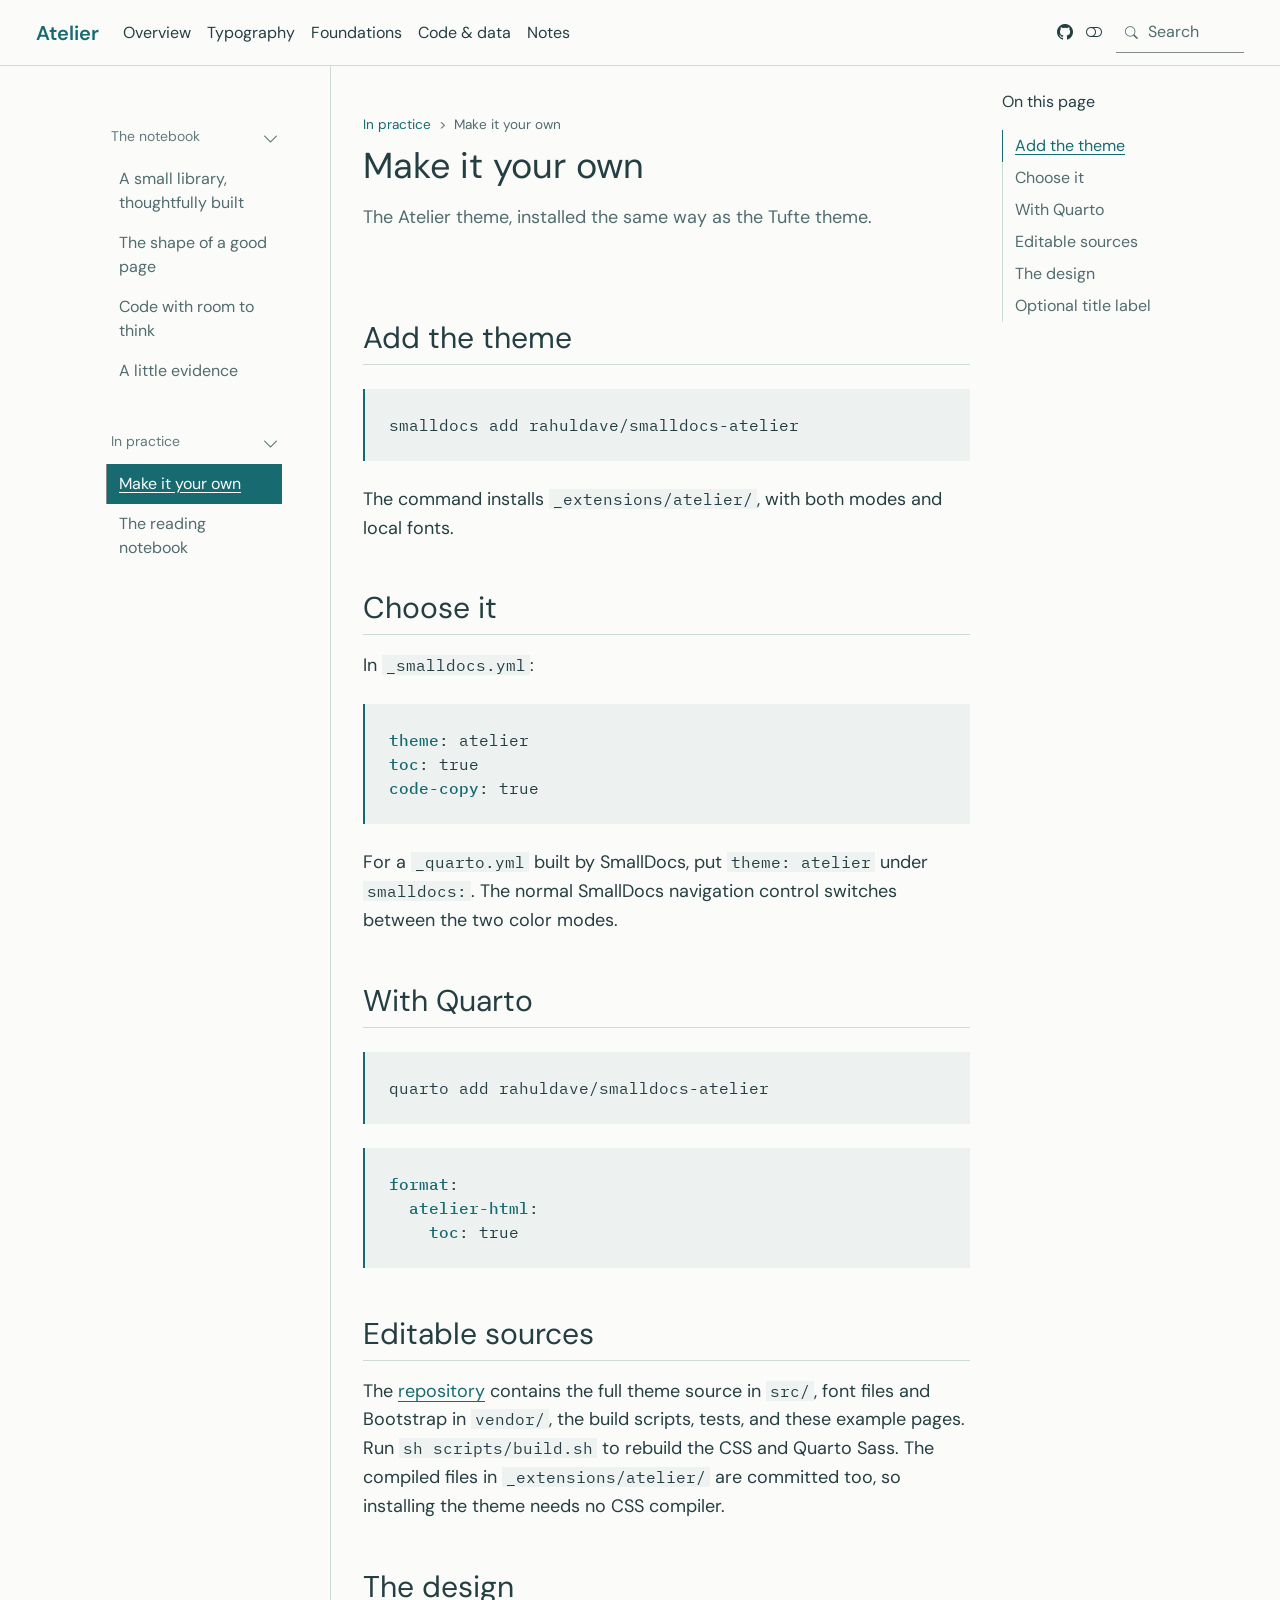
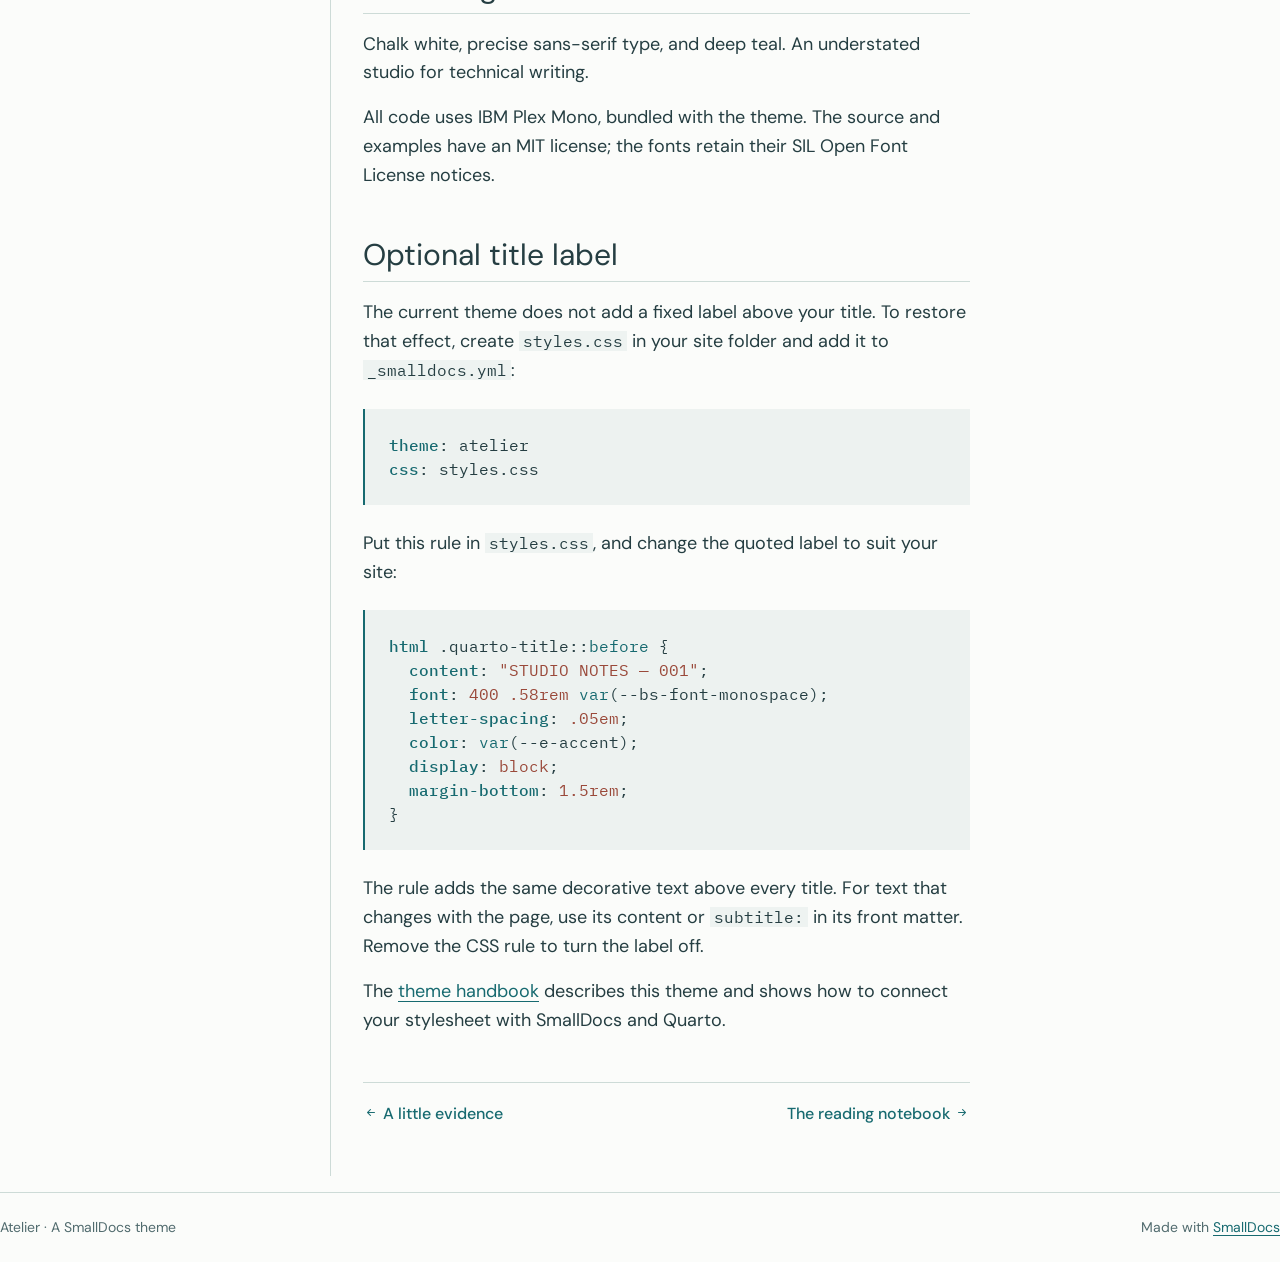
<file: pages/install.html>
<!doctype html><html lang="en"><head><meta charset="utf-8"><meta name="generator" content="smalldocs-0.3.1"><meta name="viewport" content="width=device-width, initial-scale=1.0, user-scalable=yes"><title>Make it your own – Atelier</title><link rel="icon" href="../site_libs/themes/atelier/logo.svg"><link rel="stylesheet" href="../site_libs/themes/atelier/atelier.css" data-mode="light" class="quarto-color-scheme" id="quarto-bootstrap-light" media="not all and (prefers-color-scheme: dark)"><link rel="stylesheet" href="../site_libs/themes/atelier/atelier-dark.css" data-mode="dark" class="quarto-color-scheme quarto-color-alternate" id="quarto-bootstrap-dark" media="(prefers-color-scheme: dark)"><link rel="stylesheet" href="../site_libs/bootstrap-icons/bootstrap-icons.min.css"><link rel="stylesheet" href="../site_libs/smalldocs.css"><meta name="smalldocs:offset" content="../"><script src="../site_libs/bootstrap/bootstrap.bundle.min.js"></script><script src="../site_libs/fuse/fuse.min.js"></script><script src="../site_libs/smalldocs.js" defer></script><script>(function(){var d=document.documentElement,s=null;try{s=localStorage.getItem('smalldocs-scheme')}catch(e){}var alt=s?s==='alternate':!!(window.matchMedia&&matchMedia('(prefers-color-scheme: dark)').matches);var ls=document.querySelectorAll('link.quarto-color-scheme');if(alt)d.dataset.scheme='alternate';if(s)ls.forEach(function(l){var on=l.classList.contains('quarto-color-alternate')===alt;if(on)l.setAttribute('blocking','render');l.media=on?'all':'not all'});var on=ls[alt?1:0];if(on&&on.dataset.mode==='dark')d.classList.add('quarto-dark')})();</script></head><body class="nav-sidebar floating nav-fixed"><header id="quarto-header" class="headroom sticky-top"><nav class="navbar navbar-expand-lg sd-navbar-default"><div class="navbar-container container-fluid"><div class="navbar-brand-container mx-auto"><a class="navbar-brand" href="../index.html"><span class="navbar-title">Atelier</span></a></div><button class="navbar-toggler" type="button" data-bs-toggle="collapse" data-bs-target="#navbarCollapse" aria-controls="navbarCollapse" aria-expanded="false" aria-label="Toggle navigation"><span class="navbar-toggler-icon"></span></button><div class="collapse navbar-collapse" id="navbarCollapse"><ul class="navbar-nav navbar-nav-scroll me-auto"><li class="nav-item"><a class="nav-link" href="../index.html"><span class="menu-text">Overview</span></a></li><li class="nav-item"><a class="nav-link" href="typography.html"><span class="menu-text">Typography</span></a></li><li class="nav-item"><a class="nav-link" href="foundations.html"><span class="menu-text">Foundations</span></a></li><li class="nav-item"><a class="nav-link" href="code.html"><span class="menu-text">Code &amp; data</span></a></li><li class="nav-item"><a class="nav-link" href="../notes/index.html"><span class="menu-text">Notes</span></a></li></ul><ul class="navbar-nav navbar-nav-scroll ms-auto"><li class="nav-item compact"><a class="nav-link" href="https://github.com/rahuldave/smalldocs-atelier" aria-label="github"><i class="bi bi-github" role="img"></i></a></li><li class="nav-item compact"><a class="quarto-color-scheme-toggle nav-link" href="" title="Toggle dark mode" onclick="window.smalldocsToggleScheme(); return false;"><i class="bi"></i></a></li></ul><div class="quarto-navbar-tools"><div class="smalldocs-search" id="quarto-search"><i class="bi bi-search" aria-hidden="true"></i><input type="search" class="form-control form-control-sm" placeholder="Search" aria-label="Search" autocomplete="off"><div class="smalldocs-search-results dropdown-menu"></div></div></div></div></div></nav><nav class="quarto-secondary-nav"><div class="container-fluid d-flex"><button type="button" class="quarto-btn-toggle btn" aria-controls="quarto-sidebar" aria-label="Toggle sidebar navigation"><i class="bi bi-layout-text-sidebar-reverse"></i></button><nav class="quarto-page-breadcrumbs" aria-label="breadcrumb"><ol class="breadcrumb"><li class="breadcrumb-item"><a href="install.html">In practice</a></li><li class="breadcrumb-item"><a href="install.html">Make it your own</a></li></ol></nav></div></nav></header><div id="quarto-content" class="quarto-container page-columns page-rows-contents page-layout-article has-sidebar has-margin"><nav id="quarto-sidebar" class="sidebar collapse collapse-horizontal quarto-sidebar-collapse-item sidebar-navigation floating overflow-auto"><div class="sidebar-menu-container"><ul class="list-unstyled mt-1"><li class="sidebar-item sidebar-item-section"><div class="sidebar-item-container"><a class="sidebar-item-text sidebar-link text-start" data-bs-toggle="collapse" data-bs-target="#quarto-sidebar-section-1" role="navigation" aria-expanded="true"><span class="menu-text">The notebook</span></a><a class="sidebar-item-toggle text-start" data-bs-toggle="collapse" data-bs-target="#quarto-sidebar-section-1" role="navigation" aria-expanded="true" aria-label="Toggle section"><i class="bi bi-chevron-right ms-2"></i></a></div><ul id="quarto-sidebar-section-1" class="collapse list-unstyled sidebar-section depth1 show"><li class="sidebar-item"><div class="sidebar-item-container"><a href="../index.html" class="sidebar-item-text sidebar-link"><span class="menu-text">A small library, thoughtfully built</span></a></div></li><li class="sidebar-item"><div class="sidebar-item-container"><a href="typography.html" class="sidebar-item-text sidebar-link"><span class="menu-text">The shape of a good page</span></a></div></li><li class="sidebar-item"><div class="sidebar-item-container"><a href="code.html" class="sidebar-item-text sidebar-link"><span class="menu-text">Code with room to think</span></a></div></li><li class="sidebar-item"><div class="sidebar-item-container"><a href="figures.html" class="sidebar-item-text sidebar-link"><span class="menu-text">A little evidence</span></a></div></li></ul></li><li class="sidebar-item sidebar-item-section"><div class="sidebar-item-container"><a class="sidebar-item-text sidebar-link text-start" data-bs-toggle="collapse" data-bs-target="#quarto-sidebar-section-2" role="navigation" aria-expanded="true"><span class="menu-text">In practice</span></a><a class="sidebar-item-toggle text-start" data-bs-toggle="collapse" data-bs-target="#quarto-sidebar-section-2" role="navigation" aria-expanded="true" aria-label="Toggle section"><i class="bi bi-chevron-right ms-2"></i></a></div><ul id="quarto-sidebar-section-2" class="collapse list-unstyled sidebar-section depth1 show"><li class="sidebar-item"><div class="sidebar-item-container"><a href="install.html" class="sidebar-item-text sidebar-link active" aria-current="page"><span class="menu-text">Make it your own</span></a></div></li><li class="sidebar-item"><div class="sidebar-item-container"><a href="../notes/index.html" class="sidebar-item-text sidebar-link"><span class="menu-text">The reading notebook</span></a></div></li></ul></li></ul></div></nav><div id="quarto-sidebar-glass" class="quarto-sidebar-collapse-item"></div><div id="quarto-margin-sidebar" class="sidebar margin-sidebar"><nav id="TOC" role="doc-toc" class="toc-active"><h2 id="toc-title">On this page</h2><ul><li><a href="#add-the-theme" id="toc-add-the-theme" class="nav-link" data-scroll-target="#add-the-theme">Add the theme</a></li><li><a href="#choose-it" id="toc-choose-it" class="nav-link" data-scroll-target="#choose-it">Choose it</a></li><li><a href="#with-quarto" id="toc-with-quarto" class="nav-link" data-scroll-target="#with-quarto">With Quarto</a></li><li><a href="#editable-sources" id="toc-editable-sources" class="nav-link" data-scroll-target="#editable-sources">Editable sources</a></li><li><a href="#the-design" id="toc-the-design" class="nav-link" data-scroll-target="#the-design">The design</a></li><li><a href="#optional-title-label" id="toc-optional-title-label" class="nav-link" data-scroll-target="#optional-title-label">Optional title label</a></li></ul></nav></div><main class="content" id="quarto-document-content"><header id="title-block-header" class="quarto-title-block default"><nav class="quarto-page-breadcrumbs quarto-title-breadcrumbs d-none d-lg-block" aria-label="breadcrumb"><ol class="breadcrumb"><li class="breadcrumb-item"><a href="install.html">In practice</a></li><li class="breadcrumb-item"><a href="install.html">Make it your own</a></li></ol></nav><div class="quarto-title"><h1 class="title">Make it your own</h1><p class="subtitle lead">The Atelier theme, installed the same way as the Tufte theme.</p></div><div class="quarto-title-meta"></div></header><section id="add-the-theme" class="level2">
<h2 class="anchored" data-anchor-id="add-the-theme">Add the theme</h2>
<div class="code-copy-outer-scaffold"><div class="sourceCode" id="cb1"><pre class="sourceCode sh code-with-copy"><code class="sourceCode sh">smalldocs add rahuldave/smalldocs-atelier</code></pre></div><button title="Copy to Clipboard" class="code-copy-button"><i class="bi"></i></button></div>
<p>The command installs <code>_extensions/atelier/</code>, with both modes and local fonts.</p>
</section>
<section id="choose-it" class="level2">
<h2 class="anchored" data-anchor-id="choose-it">Choose it</h2>
<p>In <code>_smalldocs.yml</code>:</p>
<div class="code-copy-outer-scaffold"><div class="sourceCode" id="cb2"><pre class="sourceCode yaml code-with-copy"><code class="sourceCode yaml"><span class="kw">theme</span>: atelier
<span class="kw">toc</span>: true
<span class="kw">code-copy</span>: true</code></pre></div><button title="Copy to Clipboard" class="code-copy-button"><i class="bi"></i></button></div>
<p>For a <code>_quarto.yml</code> built by SmallDocs, put <code>theme: atelier</code> under <code>smalldocs:</code>.
The normal SmallDocs navigation control switches between the two color modes.</p>
</section>
<section id="with-quarto" class="level2">
<h2 class="anchored" data-anchor-id="with-quarto">With Quarto</h2>
<div class="code-copy-outer-scaffold"><div class="sourceCode" id="cb3"><pre class="sourceCode sh code-with-copy"><code class="sourceCode sh">quarto add rahuldave/smalldocs-atelier</code></pre></div><button title="Copy to Clipboard" class="code-copy-button"><i class="bi"></i></button></div>
<div class="code-copy-outer-scaffold"><div class="sourceCode" id="cb4"><pre class="sourceCode yaml code-with-copy"><code class="sourceCode yaml"><span class="kw">format</span>:
  <span class="kw">atelier-html</span>:
    <span class="kw">toc</span>: true</code></pre></div><button title="Copy to Clipboard" class="code-copy-button"><i class="bi"></i></button></div>
</section>
<section id="editable-sources" class="level2">
<h2 class="anchored" data-anchor-id="editable-sources">Editable sources</h2>
<p>The <a href="https://github.com/rahuldave/smalldocs-atelier">repository</a> contains the full
theme source in <code>src/</code>, font files and Bootstrap in <code>vendor/</code>, the build scripts,
tests, and these example pages. Run <code>sh scripts/build.sh</code> to rebuild the CSS and
Quarto Sass. The compiled files in <code>_extensions/atelier/</code> are committed too, so
installing the theme needs no CSS compiler.</p>
</section>
<section id="the-design" class="level2">
<h2 class="anchored" data-anchor-id="the-design">The design</h2>
<p>Chalk white, precise sans-serif type, and deep teal. An understated studio for technical writing.</p>
<p>All code uses IBM Plex Mono, bundled with the theme. The source and examples
have an MIT license; the fonts retain their SIL Open Font License notices.</p>
</section>
<section id="optional-title-label" class="level2">
<h2 class="anchored" data-anchor-id="optional-title-label">Optional title label</h2>
<p>The current theme does not add a fixed label above your title. To restore that
effect, create <code>styles.css</code> in your site folder and add it to <code>_smalldocs.yml</code>:</p>
<div class="code-copy-outer-scaffold"><div class="sourceCode" id="cb5"><pre class="sourceCode yaml code-with-copy"><code class="sourceCode yaml"><span class="kw">theme</span>: atelier
<span class="kw">css</span>: styles.css</code></pre></div><button title="Copy to Clipboard" class="code-copy-button"><i class="bi"></i></button></div>
<p>Put this rule in <code>styles.css</code>, and change the quoted label to suit your site:</p>
<div class="code-copy-outer-scaffold"><div class="sourceCode" id="cb6"><pre class="sourceCode css code-with-copy"><code class="sourceCode css"><span class="kw">html</span> .quarto-title::<span class="at">before</span> {
  <span class="kw">content</span>: <span class="st">&quot;STUDIO NOTES — 001&quot;</span>;
  <span class="kw">font</span>: <span class="dv">400</span> <span class="fl">.58</span><span class="dt">rem</span> <span class="fu">var</span>(<span class="va">--bs-font-monospace</span>);
  <span class="kw">letter-spacing</span>: <span class="fl">.05</span><span class="dt">em</span>;
  <span class="kw">color</span>: <span class="fu">var</span>(<span class="va">--e-accent</span>);
  <span class="kw">display</span>: <span class="cn">block</span>;
  <span class="kw">margin-bottom</span>: <span class="fl">1.5</span><span class="dt">rem</span>;
}</code></pre></div><button title="Copy to Clipboard" class="code-copy-button"><i class="bi"></i></button></div>
<p>The rule adds the same decorative text above every title. For text that changes
with the page, use its content or <code>subtitle:</code> in its front matter. Remove the CSS
rule to turn the label off.</p>
<p>The <a href="https://rahuldave.com/elegant-themes/theme-guide.html#atelier">theme handbook</a> describes
this theme and shows how to connect your stylesheet with SmallDocs and Quarto.</p>
</section>
<nav class="page-navigation"><div class="nav-page nav-page-previous"><a href="figures.html" class="pagination-link"><i class="bi bi-arrow-left-short"></i> <span class="nav-page-text">A little evidence</span></a></div><div class="nav-page nav-page-next"><a href="../notes/index.html" class="pagination-link"><span class="nav-page-text">The reading notebook</span> <i class="bi bi-arrow-right-short"></i></a></div></nav></main></div><footer class="footer"><div class="nav-footer"><div class="nav-footer-left">Atelier · A SmallDocs theme</div><div class="nav-footer-center"></div><div class="nav-footer-right">Made with <a href="https://github.com/rahuldave/smalldocs">SmallDocs</a></div></div></footer><!-- Demo-only: allow direct links to the light and dark specimens. -->
<script>
document.addEventListener('DOMContentLoaded', () => {
  const desired = new URLSearchParams(location.search).get('mode');
  if (['light', 'dark'].includes(desired)) {
    if ((document.documentElement.dataset.scheme === 'alternate') !== (desired === 'dark')) window.smalldocsToggleScheme();
  }
});
</script>
</body></html>
</file>
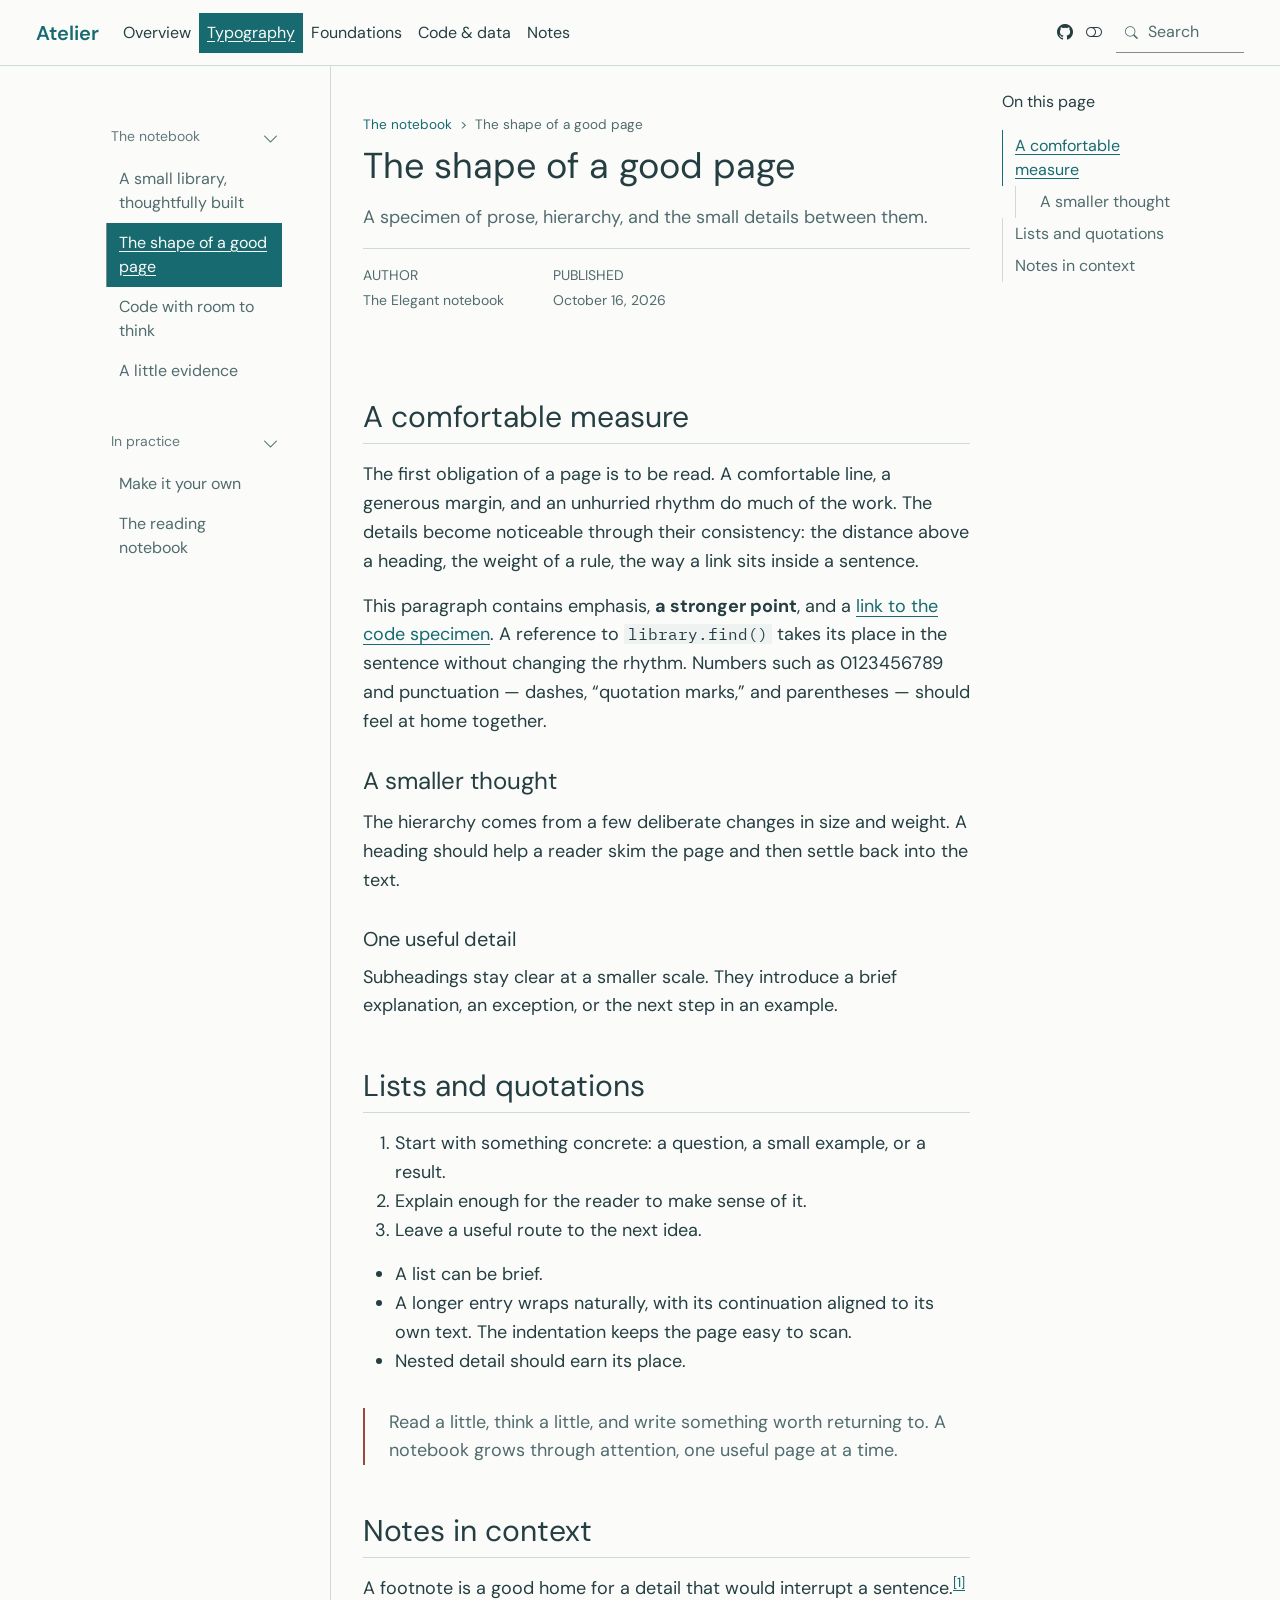
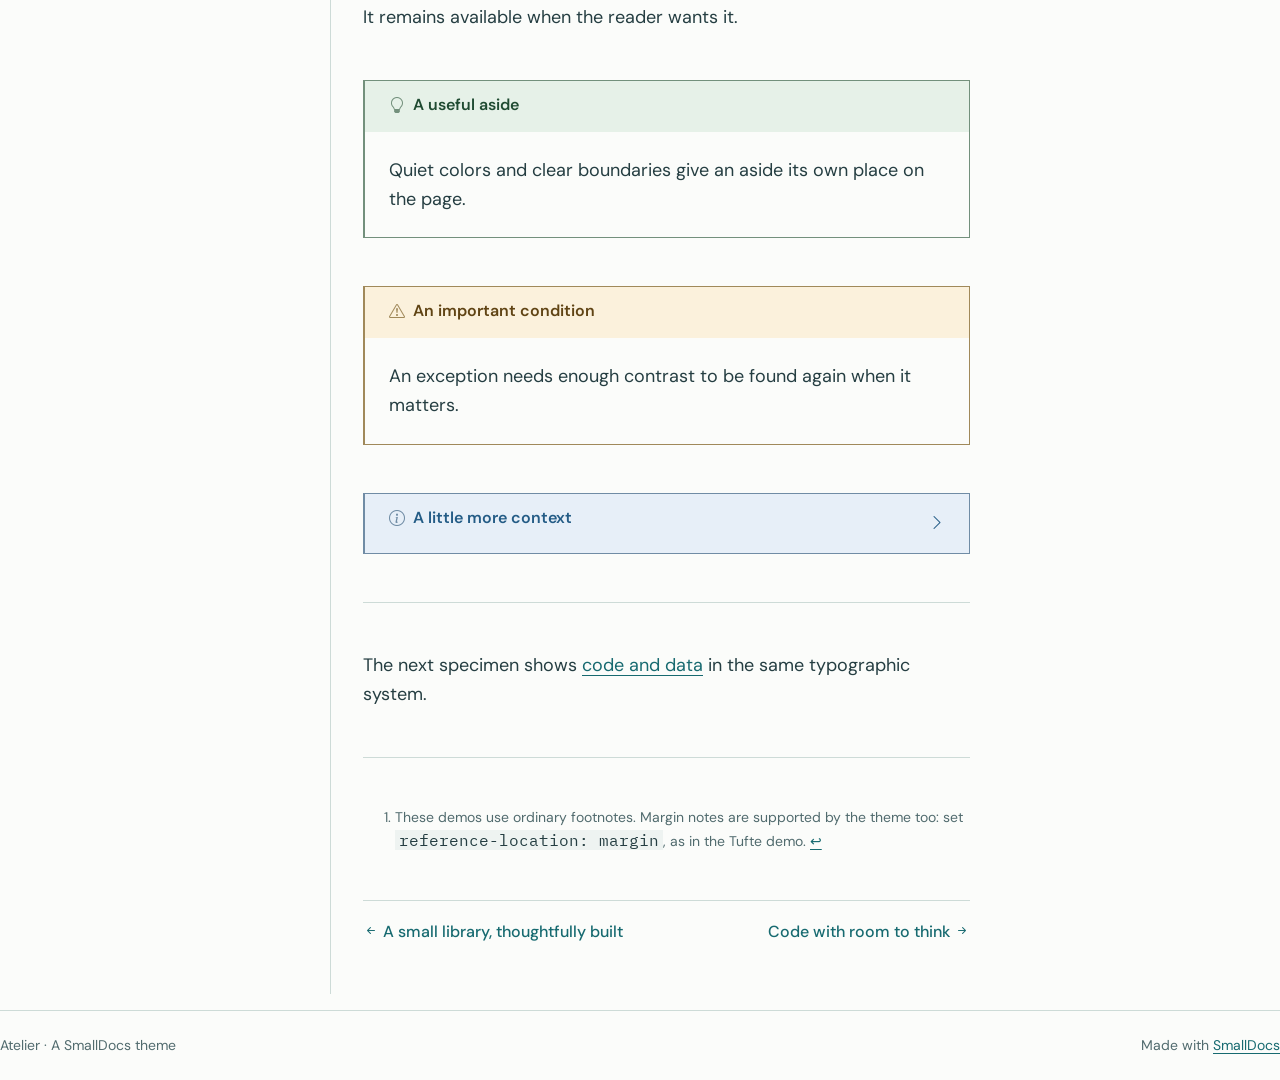
<file: pages/typography.html>
<!doctype html><html lang="en"><head><meta charset="utf-8"><meta name="generator" content="smalldocs-0.3.1"><meta name="viewport" content="width=device-width, initial-scale=1.0, user-scalable=yes"><meta name="author" content="The Elegant notebook"><title>The shape of a good page – Atelier</title><link rel="icon" href="../site_libs/themes/atelier/logo.svg"><link rel="stylesheet" href="../site_libs/themes/atelier/atelier.css" data-mode="light" class="quarto-color-scheme" id="quarto-bootstrap-light" media="not all and (prefers-color-scheme: dark)"><link rel="stylesheet" href="../site_libs/themes/atelier/atelier-dark.css" data-mode="dark" class="quarto-color-scheme quarto-color-alternate" id="quarto-bootstrap-dark" media="(prefers-color-scheme: dark)"><link rel="stylesheet" href="../site_libs/bootstrap-icons/bootstrap-icons.min.css"><link rel="stylesheet" href="../site_libs/smalldocs.css"><meta name="smalldocs:offset" content="../"><script src="../site_libs/bootstrap/bootstrap.bundle.min.js"></script><script src="../site_libs/fuse/fuse.min.js"></script><script src="../site_libs/smalldocs.js" defer></script><script>(function(){var d=document.documentElement,s=null;try{s=localStorage.getItem('smalldocs-scheme')}catch(e){}var alt=s?s==='alternate':!!(window.matchMedia&&matchMedia('(prefers-color-scheme: dark)').matches);var ls=document.querySelectorAll('link.quarto-color-scheme');if(alt)d.dataset.scheme='alternate';if(s)ls.forEach(function(l){var on=l.classList.contains('quarto-color-alternate')===alt;if(on)l.setAttribute('blocking','render');l.media=on?'all':'not all'});var on=ls[alt?1:0];if(on&&on.dataset.mode==='dark')d.classList.add('quarto-dark')})();</script></head><body class="nav-sidebar floating nav-fixed"><header id="quarto-header" class="headroom sticky-top"><nav class="navbar navbar-expand-lg sd-navbar-default"><div class="navbar-container container-fluid"><div class="navbar-brand-container mx-auto"><a class="navbar-brand" href="../index.html"><span class="navbar-title">Atelier</span></a></div><button class="navbar-toggler" type="button" data-bs-toggle="collapse" data-bs-target="#navbarCollapse" aria-controls="navbarCollapse" aria-expanded="false" aria-label="Toggle navigation"><span class="navbar-toggler-icon"></span></button><div class="collapse navbar-collapse" id="navbarCollapse"><ul class="navbar-nav navbar-nav-scroll me-auto"><li class="nav-item"><a class="nav-link" href="../index.html"><span class="menu-text">Overview</span></a></li><li class="nav-item"><a class="nav-link active" href="typography.html" aria-current="page"><span class="menu-text">Typography</span></a></li><li class="nav-item"><a class="nav-link" href="foundations.html"><span class="menu-text">Foundations</span></a></li><li class="nav-item"><a class="nav-link" href="code.html"><span class="menu-text">Code &amp; data</span></a></li><li class="nav-item"><a class="nav-link" href="../notes/index.html"><span class="menu-text">Notes</span></a></li></ul><ul class="navbar-nav navbar-nav-scroll ms-auto"><li class="nav-item compact"><a class="nav-link" href="https://github.com/rahuldave/smalldocs-atelier" aria-label="github"><i class="bi bi-github" role="img"></i></a></li><li class="nav-item compact"><a class="quarto-color-scheme-toggle nav-link" href="" title="Toggle dark mode" onclick="window.smalldocsToggleScheme(); return false;"><i class="bi"></i></a></li></ul><div class="quarto-navbar-tools"><div class="smalldocs-search" id="quarto-search"><i class="bi bi-search" aria-hidden="true"></i><input type="search" class="form-control form-control-sm" placeholder="Search" aria-label="Search" autocomplete="off"><div class="smalldocs-search-results dropdown-menu"></div></div></div></div></div></nav><nav class="quarto-secondary-nav"><div class="container-fluid d-flex"><button type="button" class="quarto-btn-toggle btn" aria-controls="quarto-sidebar" aria-label="Toggle sidebar navigation"><i class="bi bi-layout-text-sidebar-reverse"></i></button><nav class="quarto-page-breadcrumbs" aria-label="breadcrumb"><ol class="breadcrumb"><li class="breadcrumb-item"><a href="../index.html">The notebook</a></li><li class="breadcrumb-item"><a href="typography.html">The shape of a good page</a></li></ol></nav></div></nav></header><div id="quarto-content" class="quarto-container page-columns page-rows-contents page-layout-article has-sidebar has-margin"><nav id="quarto-sidebar" class="sidebar collapse collapse-horizontal quarto-sidebar-collapse-item sidebar-navigation floating overflow-auto"><div class="sidebar-menu-container"><ul class="list-unstyled mt-1"><li class="sidebar-item sidebar-item-section"><div class="sidebar-item-container"><a class="sidebar-item-text sidebar-link text-start" data-bs-toggle="collapse" data-bs-target="#quarto-sidebar-section-1" role="navigation" aria-expanded="true"><span class="menu-text">The notebook</span></a><a class="sidebar-item-toggle text-start" data-bs-toggle="collapse" data-bs-target="#quarto-sidebar-section-1" role="navigation" aria-expanded="true" aria-label="Toggle section"><i class="bi bi-chevron-right ms-2"></i></a></div><ul id="quarto-sidebar-section-1" class="collapse list-unstyled sidebar-section depth1 show"><li class="sidebar-item"><div class="sidebar-item-container"><a href="../index.html" class="sidebar-item-text sidebar-link"><span class="menu-text">A small library, thoughtfully built</span></a></div></li><li class="sidebar-item"><div class="sidebar-item-container"><a href="typography.html" class="sidebar-item-text sidebar-link active" aria-current="page"><span class="menu-text">The shape of a good page</span></a></div></li><li class="sidebar-item"><div class="sidebar-item-container"><a href="code.html" class="sidebar-item-text sidebar-link"><span class="menu-text">Code with room to think</span></a></div></li><li class="sidebar-item"><div class="sidebar-item-container"><a href="figures.html" class="sidebar-item-text sidebar-link"><span class="menu-text">A little evidence</span></a></div></li></ul></li><li class="sidebar-item sidebar-item-section"><div class="sidebar-item-container"><a class="sidebar-item-text sidebar-link text-start" data-bs-toggle="collapse" data-bs-target="#quarto-sidebar-section-2" role="navigation" aria-expanded="true"><span class="menu-text">In practice</span></a><a class="sidebar-item-toggle text-start" data-bs-toggle="collapse" data-bs-target="#quarto-sidebar-section-2" role="navigation" aria-expanded="true" aria-label="Toggle section"><i class="bi bi-chevron-right ms-2"></i></a></div><ul id="quarto-sidebar-section-2" class="collapse list-unstyled sidebar-section depth1 show"><li class="sidebar-item"><div class="sidebar-item-container"><a href="install.html" class="sidebar-item-text sidebar-link"><span class="menu-text">Make it your own</span></a></div></li><li class="sidebar-item"><div class="sidebar-item-container"><a href="../notes/index.html" class="sidebar-item-text sidebar-link"><span class="menu-text">The reading notebook</span></a></div></li></ul></li></ul></div></nav><div id="quarto-sidebar-glass" class="quarto-sidebar-collapse-item"></div><div id="quarto-margin-sidebar" class="sidebar margin-sidebar"><nav id="TOC" role="doc-toc" class="toc-active"><h2 id="toc-title">On this page</h2><ul><li><a href="#a-comfortable-measure" id="toc-a-comfortable-measure" class="nav-link" data-scroll-target="#a-comfortable-measure">A comfortable measure</a><ul><li><a href="#a-smaller-thought" id="toc-a-smaller-thought" class="nav-link" data-scroll-target="#a-smaller-thought">A smaller thought</a></li></ul></li><li><a href="#lists-and-quotations" id="toc-lists-and-quotations" class="nav-link" data-scroll-target="#lists-and-quotations">Lists and quotations</a></li><li><a href="#notes-in-context" id="toc-notes-in-context" class="nav-link" data-scroll-target="#notes-in-context">Notes in context</a></li></ul></nav></div><main class="content" id="quarto-document-content"><header id="title-block-header" class="quarto-title-block default"><nav class="quarto-page-breadcrumbs quarto-title-breadcrumbs d-none d-lg-block" aria-label="breadcrumb"><ol class="breadcrumb"><li class="breadcrumb-item"><a href="../index.html">The notebook</a></li><li class="breadcrumb-item"><a href="typography.html">The shape of a good page</a></li></ol></nav><div class="quarto-title"><h1 class="title">The shape of a good page</h1><p class="subtitle lead">A specimen of prose, hierarchy, and the small details between them.</p></div><div class="quarto-title-meta"><div><div class="quarto-title-meta-heading">Author</div><div class="quarto-title-meta-contents"><p>The Elegant notebook</p></div></div><div><div class="quarto-title-meta-heading">Published</div><div class="quarto-title-meta-contents"><p class="date">October 16, 2026</p></div></div></div></header><section id="a-comfortable-measure" class="level2">
<h2 class="anchored" data-anchor-id="a-comfortable-measure">A comfortable measure</h2>
<p>The first obligation of a page is to be read. A comfortable line, a generous
margin, and an unhurried rhythm do much of the work. The details become
noticeable through their consistency: the distance above a heading, the
weight of a rule, the way a link sits inside a sentence.</p>
<p>This paragraph contains <em>emphasis</em>, <strong>a stronger point</strong>, and a
<a href="code.html">link to the code specimen</a>. A reference to <code>library.find()</code> takes
its place in the sentence without changing the rhythm. Numbers such as
0123456789 and punctuation — dashes, “quotation marks,” and parentheses —
should feel at home together.</p>
<section id="a-smaller-thought" class="level3">
<h3 class="anchored" data-anchor-id="a-smaller-thought">A smaller thought</h3>
<p>The hierarchy comes from a few deliberate changes in size and weight. A
heading should help a reader skim the page and then settle back into the text.</p>
<section id="one-useful-detail" class="level4">
<h4 class="anchored" data-anchor-id="one-useful-detail">One useful detail</h4>
<p>Subheadings stay clear at a smaller scale. They introduce a brief explanation,
an exception, or the next step in an example.</p>
</section>
</section>
</section>
<section id="lists-and-quotations" class="level2">
<h2 class="anchored" data-anchor-id="lists-and-quotations">Lists and quotations</h2>
<ol>
<li>Start with something concrete: a question, a small example, or a result.</li>
<li>Explain enough for the reader to make sense of it.</li>
<li>Leave a useful route to the next idea.</li>
</ol>
<ul>
<li>A list can be brief.</li>
<li>A longer entry wraps naturally, with its continuation aligned to its own
text. The indentation keeps the page easy to scan.</li>
<li>Nested detail should earn its place.</li>
</ul>
<blockquote>
<p>Read a little, think a little, and write something worth returning to.
A notebook grows through attention, one useful page at a time.</p>
</blockquote>
</section>
<section id="notes-in-context" class="level2">
<h2 class="anchored" data-anchor-id="notes-in-context">Notes in context</h2>
<p>A footnote is a good home for a detail that would interrupt a sentence.<sup class="footnote-ref"><a href="#fn1" id="fnref1">[1]</a></sup>
It remains available when the reader wants it.</p>
<div class="callout callout-style-default callout-tip callout-titled"><div class="callout-header d-flex align-content-center"><div class="callout-icon-container"><i class="callout-icon"></i></div><div class="callout-title-container flex-fill">A useful aside</div></div><div class="callout-body-container callout-body">
<p>Quiet colors and clear boundaries give an aside its own place on the page.</p>
</div></div>
<div class="callout callout-style-default callout-warning callout-titled"><div class="callout-header d-flex align-content-center"><div class="callout-icon-container"><i class="callout-icon"></i></div><div class="callout-title-container flex-fill">An important condition</div></div><div class="callout-body-container callout-body">
<p>An exception needs enough contrast to be found again when it matters.</p>
</div></div>
<div class="callout callout-style-default callout-note callout-titled"><div class="callout-header d-flex align-content-center collapsed" data-bs-toggle="collapse" data-bs-target="#callout-3-contents" aria-expanded="false"><div class="callout-icon-container"><i class="callout-icon"></i></div><div class="callout-title-container flex-fill">A little more context</div><div class="callout-btn-toggle d-inline-block border-0 py-1 ps-1 pe-0 float-end"><i class="callout-toggle"></i></div></div><div id="callout-3-contents" class="callout-collapse collapse"><div class="callout-body-container callout-body">
<p>This note folds away. Its title remains a useful signpost, and the detail is
one click away.</p>
</div></div></div>
<hr />
<p>The next specimen shows <a href="code.html">code and data</a> in the same typographic system.</p>
<hr class="footnotes-sep" />
<section class="footnotes">
<ol class="footnotes-list">
<li id="fn1" class="footnote-item"><p>These demos use ordinary footnotes. Margin notes are supported by the
theme too: set <code>reference-location: margin</code>, as in the Tufte demo. <a href="#fnref1" class="footnote-backref">↩︎</a></p>
</li>
</ol>
</section>
</section>
<nav class="page-navigation"><div class="nav-page nav-page-previous"><a href="../index.html" class="pagination-link"><i class="bi bi-arrow-left-short"></i> <span class="nav-page-text">A small library, thoughtfully built</span></a></div><div class="nav-page nav-page-next"><a href="code.html" class="pagination-link"><span class="nav-page-text">Code with room to think</span> <i class="bi bi-arrow-right-short"></i></a></div></nav></main></div><footer class="footer"><div class="nav-footer"><div class="nav-footer-left">Atelier · A SmallDocs theme</div><div class="nav-footer-center"></div><div class="nav-footer-right">Made with <a href="https://github.com/rahuldave/smalldocs">SmallDocs</a></div></div></footer><!-- Demo-only: allow direct links to the light and dark specimens. -->
<script>
document.addEventListener('DOMContentLoaded', () => {
  const desired = new URLSearchParams(location.search).get('mode');
  if (['light', 'dark'].includes(desired)) {
    if ((document.documentElement.dataset.scheme === 'alternate') !== (desired === 'dark')) window.smalldocsToggleScheme();
  }
});
</script>
</body></html>
</file>
<file: site_libs/themes/atelier/atelier.css>
@charset "UTF-8";/*!
 * Bootstrap  v5.3.8 (https://getbootstrap.com/)
 * Copyright 2011-2025 The Bootstrap Authors
 * Licensed under MIT (https://github.com/twbs/bootstrap/blob/main/LICENSE)
 */:root,[data-bs-theme=light]{--bs-blue:#0d6efd;--bs-indigo:#6610f2;--bs-purple:#6f42c1;--bs-pink:#d63384;--bs-red:#dc3545;--bs-orange:#fd7e14;--bs-yellow:#ffc107;--bs-green:#198754;--bs-teal:#20c997;--bs-cyan:#0dcaf0;--bs-black:#000;--bs-white:#fff;--bs-gray:#6c757d;--bs-gray-dark:#343a40;--bs-gray-100:#f8f9fa;--bs-gray-200:#e9ecef;--bs-gray-300:#dee2e6;--bs-gray-400:#ced4da;--bs-gray-500:#adb5bd;--bs-gray-600:#6c757d;--bs-gray-700:#495057;--bs-gray-800:#343a40;--bs-gray-900:#212529;--bs-primary:#0d6efd;--bs-secondary:#6c757d;--bs-success:#198754;--bs-info:#0dcaf0;--bs-warning:#ffc107;--bs-danger:#dc3545;--bs-light:#f8f9fa;--bs-dark:#212529;--bs-primary-rgb:13,110,253;--bs-secondary-rgb:108,117,125;--bs-success-rgb:25,135,84;--bs-info-rgb:13,202,240;--bs-warning-rgb:255,193,7;--bs-danger-rgb:220,53,69;--bs-light-rgb:248,249,250;--bs-dark-rgb:33,37,41;--bs-primary-text-emphasis:#052c65;--bs-secondary-text-emphasis:#2b2f32;--bs-success-text-emphasis:#0a3622;--bs-info-text-emphasis:#055160;--bs-warning-text-emphasis:#664d03;--bs-danger-text-emphasis:#58151c;--bs-light-text-emphasis:#495057;--bs-dark-text-emphasis:#495057;--bs-primary-bg-subtle:#cfe2ff;--bs-secondary-bg-subtle:#e2e3e5;--bs-success-bg-subtle:#d1e7dd;--bs-info-bg-subtle:#cff4fc;--bs-warning-bg-subtle:#fff3cd;--bs-danger-bg-subtle:#f8d7da;--bs-light-bg-subtle:#fcfcfd;--bs-dark-bg-subtle:#ced4da;--bs-primary-border-subtle:#9ec5fe;--bs-secondary-border-subtle:#c4c8cb;--bs-success-border-subtle:#a3cfbb;--bs-info-border-subtle:#9eeaf9;--bs-warning-border-subtle:#ffe69c;--bs-danger-border-subtle:#f1aeb5;--bs-light-border-subtle:#e9ecef;--bs-dark-border-subtle:#adb5bd;--bs-white-rgb:255,255,255;--bs-black-rgb:0,0,0;--bs-font-sans-serif:system-ui,-apple-system,"Segoe UI",Roboto,"Helvetica Neue","Noto Sans","Liberation Sans",Arial,sans-serif,"Apple Color Emoji","Segoe UI Emoji","Segoe UI Symbol","Noto Color Emoji";--bs-font-monospace:SFMono-Regular,Menlo,Monaco,Consolas,"Liberation Mono","Courier New",monospace;--bs-gradient:linear-gradient(180deg, rgba(255, 255, 255, 0.15), rgba(255, 255, 255, 0));--bs-body-font-family:var(--bs-font-sans-serif);--bs-body-font-size:1rem;--bs-body-font-weight:400;--bs-body-line-height:1.5;--bs-body-color:#212529;--bs-body-color-rgb:33,37,41;--bs-body-bg:#fff;--bs-body-bg-rgb:255,255,255;--bs-emphasis-color:#000;--bs-emphasis-color-rgb:0,0,0;--bs-secondary-color:rgba(33, 37, 41, 0.75);--bs-secondary-color-rgb:33,37,41;--bs-secondary-bg:#e9ecef;--bs-secondary-bg-rgb:233,236,239;--bs-tertiary-color:rgba(33, 37, 41, 0.5);--bs-tertiary-color-rgb:33,37,41;--bs-tertiary-bg:#f8f9fa;--bs-tertiary-bg-rgb:248,249,250;--bs-heading-color:inherit;--bs-link-color:#0d6efd;--bs-link-color-rgb:13,110,253;--bs-link-decoration:underline;--bs-link-hover-color:#0a58ca;--bs-link-hover-color-rgb:10,88,202;--bs-code-color:#d63384;--bs-highlight-color:#212529;--bs-highlight-bg:#fff3cd;--bs-border-width:1px;--bs-border-style:solid;--bs-border-color:#dee2e6;--bs-border-color-translucent:rgba(0, 0, 0, 0.175);--bs-border-radius:0.375rem;--bs-border-radius-sm:0.25rem;--bs-border-radius-lg:0.5rem;--bs-border-radius-xl:1rem;--bs-border-radius-xxl:2rem;--bs-border-radius-2xl:var(--bs-border-radius-xxl);--bs-border-radius-pill:50rem;--bs-box-shadow:0 0.5rem 1rem rgba(0, 0, 0, 0.15);--bs-box-shadow-sm:0 0.125rem 0.25rem rgba(0, 0, 0, 0.075);--bs-box-shadow-lg:0 1rem 3rem rgba(0, 0, 0, 0.175);--bs-box-shadow-inset:inset 0 1px 2px rgba(0, 0, 0, 0.075);--bs-focus-ring-width:0.25rem;--bs-focus-ring-opacity:0.25;--bs-focus-ring-color:rgba(13, 110, 253, 0.25);--bs-form-valid-color:#198754;--bs-form-valid-border-color:#198754;--bs-form-invalid-color:#dc3545;--bs-form-invalid-border-color:#dc3545}[data-bs-theme=dark]{color-scheme:dark;--bs-body-color:#dee2e6;--bs-body-color-rgb:222,226,230;--bs-body-bg:#212529;--bs-body-bg-rgb:33,37,41;--bs-emphasis-color:#fff;--bs-emphasis-color-rgb:255,255,255;--bs-secondary-color:rgba(222, 226, 230, 0.75);--bs-secondary-color-rgb:222,226,230;--bs-secondary-bg:#343a40;--bs-secondary-bg-rgb:52,58,64;--bs-tertiary-color:rgba(222, 226, 230, 0.5);--bs-tertiary-color-rgb:222,226,230;--bs-tertiary-bg:#2b3035;--bs-tertiary-bg-rgb:43,48,53;--bs-primary-text-emphasis:#6ea8fe;--bs-secondary-text-emphasis:#a7acb1;--bs-success-text-emphasis:#75b798;--bs-info-text-emphasis:#6edff6;--bs-warning-text-emphasis:#ffda6a;--bs-danger-text-emphasis:#ea868f;--bs-light-text-emphasis:#f8f9fa;--bs-dark-text-emphasis:#dee2e6;--bs-primary-bg-subtle:#031633;--bs-secondary-bg-subtle:#161719;--bs-success-bg-subtle:#051b11;--bs-info-bg-subtle:#032830;--bs-warning-bg-subtle:#332701;--bs-danger-bg-subtle:#2c0b0e;--bs-light-bg-subtle:#343a40;--bs-dark-bg-subtle:#1a1d20;--bs-primary-border-subtle:#084298;--bs-secondary-border-subtle:#41464b;--bs-success-border-subtle:#0f5132;--bs-info-border-subtle:#087990;--bs-warning-border-subtle:#997404;--bs-danger-border-subtle:#842029;--bs-light-border-subtle:#495057;--bs-dark-border-subtle:#343a40;--bs-heading-color:inherit;--bs-link-color:#6ea8fe;--bs-link-hover-color:#8bb9fe;--bs-link-color-rgb:110,168,254;--bs-link-hover-color-rgb:139,185,254;--bs-code-color:#e685b5;--bs-highlight-color:#dee2e6;--bs-highlight-bg:#664d03;--bs-border-color:#495057;--bs-border-color-translucent:rgba(255, 255, 255, 0.15);--bs-form-valid-color:#75b798;--bs-form-valid-border-color:#75b798;--bs-form-invalid-color:#ea868f;--bs-form-invalid-border-color:#ea868f}*,::after,::before{box-sizing:border-box}@media (prefers-reduced-motion:no-preference){:root{scroll-behavior:smooth}}body{margin:0;font-family:var(--bs-body-font-family);font-size:var(--bs-body-font-size);font-weight:var(--bs-body-font-weight);line-height:var(--bs-body-line-height);color:var(--bs-body-color);text-align:var(--bs-body-text-align);background-color:var(--bs-body-bg);-webkit-text-size-adjust:100%;-webkit-tap-highlight-color:transparent}hr{margin:1rem 0;color:inherit;border:0;border-top:var(--bs-border-width) solid;opacity:.25}.h1,.h2,.h3,.h4,.h5,.h6,h1,h2,h3,h4,h5,h6{margin-top:0;margin-bottom:.5rem;font-weight:500;line-height:1.2;color:var(--bs-heading-color)}.h1,h1{font-size:calc(1.375rem + 1.5vw)}@media (min-width:1200px){.h1,h1{font-size:2.5rem}}.h2,h2{font-size:calc(1.325rem + .9vw)}@media (min-width:1200px){.h2,h2{font-size:2rem}}.h3,h3{font-size:calc(1.3rem + .6vw)}@media (min-width:1200px){.h3,h3{font-size:1.75rem}}.h4,h4{font-size:calc(1.275rem + .3vw)}@media (min-width:1200px){.h4,h4{font-size:1.5rem}}.h5,h5{font-size:1.25rem}.h6,h6{font-size:1rem}p{margin-top:0;margin-bottom:1rem}abbr[title]{-webkit-text-decoration:underline dotted;text-decoration:underline dotted;cursor:help;-webkit-text-decoration-skip-ink:none;text-decoration-skip-ink:none}address{margin-bottom:1rem;font-style:normal;line-height:inherit}ol,ul{padding-left:2rem}dl,ol,ul{margin-top:0;margin-bottom:1rem}ol ol,ol ul,ul ol,ul ul{margin-bottom:0}dt{font-weight:700}dd{margin-bottom:.5rem;margin-left:0}blockquote{margin:0 0 1rem}b,strong{font-weight:bolder}.small,small{font-size:.875em}.mark,mark{padding:.1875em;color:var(--bs-highlight-color);background-color:var(--bs-highlight-bg)}sub,sup{position:relative;font-size:.75em;line-height:0;vertical-align:baseline}sub{bottom:-.25em}sup{top:-.5em}a{color:rgba(var(--bs-link-color-rgb),var(--bs-link-opacity,1));text-decoration:underline}a:hover{--bs-link-color-rgb:var(--bs-link-hover-color-rgb)}a:not([href]):not([class]),a:not([href]):not([class]):hover{color:inherit;text-decoration:none}code,kbd,pre,samp{font-family:var(--bs-font-monospace);font-size:1em}pre{display:block;margin-top:0;margin-bottom:1rem;overflow:auto;font-size:.875em}pre code{font-size:inherit;color:inherit;word-break:normal}code{font-size:.875em;color:var(--bs-code-color);word-wrap:break-word}a>code{color:inherit}kbd{padding:.1875rem .375rem;font-size:.875em;color:var(--bs-body-bg);background-color:var(--bs-body-color);border-radius:.25rem}kbd kbd{padding:0;font-size:1em}figure{margin:0 0 1rem}img,svg{vertical-align:middle}table{caption-side:bottom;border-collapse:collapse}caption{padding-top:.5rem;padding-bottom:.5rem;color:var(--bs-secondary-color);text-align:left}th{text-align:inherit;text-align:-webkit-match-parent}tbody,td,tfoot,th,thead,tr{border-color:inherit;border-style:solid;border-width:0}label{display:inline-block}button{border-radius:0}button:focus:not(:focus-visible){outline:0}button,input,optgroup,select,textarea{margin:0;font-family:inherit;font-size:inherit;line-height:inherit}button,select{text-transform:none}[role=button]{cursor:pointer}select{word-wrap:normal}select:disabled{opacity:1}[list]:not([type=date]):not([type=datetime-local]):not([type=month]):not([type=week]):not([type=time])::-webkit-calendar-picker-indicator{display:none!important}[type=button],[type=reset],[type=submit],button{-webkit-appearance:button}[type=button]:not(:disabled),[type=reset]:not(:disabled),[type=submit]:not(:disabled),button:not(:disabled){cursor:pointer}::-moz-focus-inner{padding:0;border-style:none}textarea{resize:vertical}fieldset{min-width:0;padding:0;margin:0;border:0}legend{float:left;width:100%;padding:0;margin-bottom:.5rem;line-height:inherit;font-size:calc(1.275rem + .3vw)}@media (min-width:1200px){legend{font-size:1.5rem}}legend+*{clear:left}::-webkit-datetime-edit-day-field,::-webkit-datetime-edit-fields-wrapper,::-webkit-datetime-edit-hour-field,::-webkit-datetime-edit-minute,::-webkit-datetime-edit-month-field,::-webkit-datetime-edit-text,::-webkit-datetime-edit-year-field{padding:0}::-webkit-inner-spin-button{height:auto}[type=search]{-webkit-appearance:textfield;outline-offset:-2px}[type=search]::-webkit-search-cancel-button{cursor:pointer;filter:grayscale(1)}::-webkit-search-decoration{-webkit-appearance:none}::-webkit-color-swatch-wrapper{padding:0}::-webkit-file-upload-button{font:inherit;-webkit-appearance:button}::file-selector-button{font:inherit;-webkit-appearance:button}output{display:inline-block}iframe{border:0}summary{display:list-item;cursor:pointer}progress{vertical-align:baseline}[hidden]{display:none!important}.lead{font-size:1.25rem;font-weight:300}.display-1{font-weight:300;line-height:1.2;font-size:calc(1.625rem + 4.5vw)}@media (min-width:1200px){.display-1{font-size:5rem}}.display-2{font-weight:300;line-height:1.2;font-size:calc(1.575rem + 3.9vw)}@media (min-width:1200px){.display-2{font-size:4.5rem}}.display-3{font-weight:300;line-height:1.2;font-size:calc(1.525rem + 3.3vw)}@media (min-width:1200px){.display-3{font-size:4rem}}.display-4{font-weight:300;line-height:1.2;font-size:calc(1.475rem + 2.7vw)}@media (min-width:1200px){.display-4{font-size:3.5rem}}.display-5{font-weight:300;line-height:1.2;font-size:calc(1.425rem + 2.1vw)}@media (min-width:1200px){.display-5{font-size:3rem}}.display-6{font-weight:300;line-height:1.2;font-size:calc(1.375rem + 1.5vw)}@media (min-width:1200px){.display-6{font-size:2.5rem}}.list-unstyled{padding-left:0;list-style:none}.list-inline{padding-left:0;list-style:none}.list-inline-item{display:inline-block}.list-inline-item:not(:last-child){margin-right:.5rem}.initialism{font-size:.875em;text-transform:uppercase}.blockquote{margin-bottom:1rem;font-size:1.25rem}.blockquote>:last-child{margin-bottom:0}.blockquote-footer{margin-top:-1rem;margin-bottom:1rem;font-size:.875em;color:#6c757d}.blockquote-footer::before{content:"— "}.img-fluid{max-width:100%;height:auto}.img-thumbnail{padding:.25rem;background-color:var(--bs-body-bg);border:var(--bs-border-width) solid var(--bs-border-color);border-radius:var(--bs-border-radius);max-width:100%;height:auto}.figure{display:inline-block}.figure-img{margin-bottom:.5rem;line-height:1}.figure-caption{font-size:.875em;color:var(--bs-secondary-color)}.container,.container-fluid,.container-lg,.container-md,.container-sm,.container-xl,.container-xxl{--bs-gutter-x:1.5rem;--bs-gutter-y:0;width:100%;padding-right:calc(var(--bs-gutter-x) * .5);padding-left:calc(var(--bs-gutter-x) * .5);margin-right:auto;margin-left:auto}@media (min-width:576px){.container,.container-sm{max-width:540px}}@media (min-width:768px){.container,.container-md,.container-sm{max-width:720px}}@media (min-width:992px){.container,.container-lg,.container-md,.container-sm{max-width:960px}}@media (min-width:1200px){.container,.container-lg,.container-md,.container-sm,.container-xl{max-width:1140px}}@media (min-width:1400px){.container,.container-lg,.container-md,.container-sm,.container-xl,.container-xxl{max-width:1320px}}:root{--bs-breakpoint-xs:0;--bs-breakpoint-sm:576px;--bs-breakpoint-md:768px;--bs-breakpoint-lg:992px;--bs-breakpoint-xl:1200px;--bs-breakpoint-xxl:1400px}.row{--bs-gutter-x:1.5rem;--bs-gutter-y:0;display:flex;flex-wrap:wrap;margin-top:calc(-1 * var(--bs-gutter-y));margin-right:calc(-.5 * var(--bs-gutter-x));margin-left:calc(-.5 * var(--bs-gutter-x))}.row>*{flex-shrink:0;width:100%;max-width:100%;padding-right:calc(var(--bs-gutter-x) * .5);padding-left:calc(var(--bs-gutter-x) * .5);margin-top:var(--bs-gutter-y)}.col{flex:1 0 0}.row-cols-auto>*{flex:0 0 auto;width:auto}.row-cols-1>*{flex:0 0 auto;width:100%}.row-cols-2>*{flex:0 0 auto;width:50%}.row-cols-3>*{flex:0 0 auto;width:33.33333333%}.row-cols-4>*{flex:0 0 auto;width:25%}.row-cols-5>*{flex:0 0 auto;width:20%}.row-cols-6>*{flex:0 0 auto;width:16.66666667%}.col-auto{flex:0 0 auto;width:auto}.col-1{flex:0 0 auto;width:8.33333333%}.col-2{flex:0 0 auto;width:16.66666667%}.col-3{flex:0 0 auto;width:25%}.col-4{flex:0 0 auto;width:33.33333333%}.col-5{flex:0 0 auto;width:41.66666667%}.col-6{flex:0 0 auto;width:50%}.col-7{flex:0 0 auto;width:58.33333333%}.col-8{flex:0 0 auto;width:66.66666667%}.col-9{flex:0 0 auto;width:75%}.col-10{flex:0 0 auto;width:83.33333333%}.col-11{flex:0 0 auto;width:91.66666667%}.col-12{flex:0 0 auto;width:100%}.offset-1{margin-left:8.33333333%}.offset-2{margin-left:16.66666667%}.offset-3{margin-left:25%}.offset-4{margin-left:33.33333333%}.offset-5{margin-left:41.66666667%}.offset-6{margin-left:50%}.offset-7{margin-left:58.33333333%}.offset-8{margin-left:66.66666667%}.offset-9{margin-left:75%}.offset-10{margin-left:83.33333333%}.offset-11{margin-left:91.66666667%}.g-0,.gx-0{--bs-gutter-x:0}.g-0,.gy-0{--bs-gutter-y:0}.g-1,.gx-1{--bs-gutter-x:0.25rem}.g-1,.gy-1{--bs-gutter-y:0.25rem}.g-2,.gx-2{--bs-gutter-x:0.5rem}.g-2,.gy-2{--bs-gutter-y:0.5rem}.g-3,.gx-3{--bs-gutter-x:1rem}.g-3,.gy-3{--bs-gutter-y:1rem}.g-4,.gx-4{--bs-gutter-x:1.5rem}.g-4,.gy-4{--bs-gutter-y:1.5rem}.g-5,.gx-5{--bs-gutter-x:3rem}.g-5,.gy-5{--bs-gutter-y:3rem}@media (min-width:576px){.col-sm{flex:1 0 0}.row-cols-sm-auto>*{flex:0 0 auto;width:auto}.row-cols-sm-1>*{flex:0 0 auto;width:100%}.row-cols-sm-2>*{flex:0 0 auto;width:50%}.row-cols-sm-3>*{flex:0 0 auto;width:33.33333333%}.row-cols-sm-4>*{flex:0 0 auto;width:25%}.row-cols-sm-5>*{flex:0 0 auto;width:20%}.row-cols-sm-6>*{flex:0 0 auto;width:16.66666667%}.col-sm-auto{flex:0 0 auto;width:auto}.col-sm-1{flex:0 0 auto;width:8.33333333%}.col-sm-2{flex:0 0 auto;width:16.66666667%}.col-sm-3{flex:0 0 auto;width:25%}.col-sm-4{flex:0 0 auto;width:33.33333333%}.col-sm-5{flex:0 0 auto;width:41.66666667%}.col-sm-6{flex:0 0 auto;width:50%}.col-sm-7{flex:0 0 auto;width:58.33333333%}.col-sm-8{flex:0 0 auto;width:66.66666667%}.col-sm-9{flex:0 0 auto;width:75%}.col-sm-10{flex:0 0 auto;width:83.33333333%}.col-sm-11{flex:0 0 auto;width:91.66666667%}.col-sm-12{flex:0 0 auto;width:100%}.offset-sm-0{margin-left:0}.offset-sm-1{margin-left:8.33333333%}.offset-sm-2{margin-left:16.66666667%}.offset-sm-3{margin-left:25%}.offset-sm-4{margin-left:33.33333333%}.offset-sm-5{margin-left:41.66666667%}.offset-sm-6{margin-left:50%}.offset-sm-7{margin-left:58.33333333%}.offset-sm-8{margin-left:66.66666667%}.offset-sm-9{margin-left:75%}.offset-sm-10{margin-left:83.33333333%}.offset-sm-11{margin-left:91.66666667%}.g-sm-0,.gx-sm-0{--bs-gutter-x:0}.g-sm-0,.gy-sm-0{--bs-gutter-y:0}.g-sm-1,.gx-sm-1{--bs-gutter-x:0.25rem}.g-sm-1,.gy-sm-1{--bs-gutter-y:0.25rem}.g-sm-2,.gx-sm-2{--bs-gutter-x:0.5rem}.g-sm-2,.gy-sm-2{--bs-gutter-y:0.5rem}.g-sm-3,.gx-sm-3{--bs-gutter-x:1rem}.g-sm-3,.gy-sm-3{--bs-gutter-y:1rem}.g-sm-4,.gx-sm-4{--bs-gutter-x:1.5rem}.g-sm-4,.gy-sm-4{--bs-gutter-y:1.5rem}.g-sm-5,.gx-sm-5{--bs-gutter-x:3rem}.g-sm-5,.gy-sm-5{--bs-gutter-y:3rem}}@media (min-width:768px){.col-md{flex:1 0 0}.row-cols-md-auto>*{flex:0 0 auto;width:auto}.row-cols-md-1>*{flex:0 0 auto;width:100%}.row-cols-md-2>*{flex:0 0 auto;width:50%}.row-cols-md-3>*{flex:0 0 auto;width:33.33333333%}.row-cols-md-4>*{flex:0 0 auto;width:25%}.row-cols-md-5>*{flex:0 0 auto;width:20%}.row-cols-md-6>*{flex:0 0 auto;width:16.66666667%}.col-md-auto{flex:0 0 auto;width:auto}.col-md-1{flex:0 0 auto;width:8.33333333%}.col-md-2{flex:0 0 auto;width:16.66666667%}.col-md-3{flex:0 0 auto;width:25%}.col-md-4{flex:0 0 auto;width:33.33333333%}.col-md-5{flex:0 0 auto;width:41.66666667%}.col-md-6{flex:0 0 auto;width:50%}.col-md-7{flex:0 0 auto;width:58.33333333%}.col-md-8{flex:0 0 auto;width:66.66666667%}.col-md-9{flex:0 0 auto;width:75%}.col-md-10{flex:0 0 auto;width:83.33333333%}.col-md-11{flex:0 0 auto;width:91.66666667%}.col-md-12{flex:0 0 auto;width:100%}.offset-md-0{margin-left:0}.offset-md-1{margin-left:8.33333333%}.offset-md-2{margin-left:16.66666667%}.offset-md-3{margin-left:25%}.offset-md-4{margin-left:33.33333333%}.offset-md-5{margin-left:41.66666667%}.offset-md-6{margin-left:50%}.offset-md-7{margin-left:58.33333333%}.offset-md-8{margin-left:66.66666667%}.offset-md-9{margin-left:75%}.offset-md-10{margin-left:83.33333333%}.offset-md-11{margin-left:91.66666667%}.g-md-0,.gx-md-0{--bs-gutter-x:0}.g-md-0,.gy-md-0{--bs-gutter-y:0}.g-md-1,.gx-md-1{--bs-gutter-x:0.25rem}.g-md-1,.gy-md-1{--bs-gutter-y:0.25rem}.g-md-2,.gx-md-2{--bs-gutter-x:0.5rem}.g-md-2,.gy-md-2{--bs-gutter-y:0.5rem}.g-md-3,.gx-md-3{--bs-gutter-x:1rem}.g-md-3,.gy-md-3{--bs-gutter-y:1rem}.g-md-4,.gx-md-4{--bs-gutter-x:1.5rem}.g-md-4,.gy-md-4{--bs-gutter-y:1.5rem}.g-md-5,.gx-md-5{--bs-gutter-x:3rem}.g-md-5,.gy-md-5{--bs-gutter-y:3rem}}@media (min-width:992px){.col-lg{flex:1 0 0}.row-cols-lg-auto>*{flex:0 0 auto;width:auto}.row-cols-lg-1>*{flex:0 0 auto;width:100%}.row-cols-lg-2>*{flex:0 0 auto;width:50%}.row-cols-lg-3>*{flex:0 0 auto;width:33.33333333%}.row-cols-lg-4>*{flex:0 0 auto;width:25%}.row-cols-lg-5>*{flex:0 0 auto;width:20%}.row-cols-lg-6>*{flex:0 0 auto;width:16.66666667%}.col-lg-auto{flex:0 0 auto;width:auto}.col-lg-1{flex:0 0 auto;width:8.33333333%}.col-lg-2{flex:0 0 auto;width:16.66666667%}.col-lg-3{flex:0 0 auto;width:25%}.col-lg-4{flex:0 0 auto;width:33.33333333%}.col-lg-5{flex:0 0 auto;width:41.66666667%}.col-lg-6{flex:0 0 auto;width:50%}.col-lg-7{flex:0 0 auto;width:58.33333333%}.col-lg-8{flex:0 0 auto;width:66.66666667%}.col-lg-9{flex:0 0 auto;width:75%}.col-lg-10{flex:0 0 auto;width:83.33333333%}.col-lg-11{flex:0 0 auto;width:91.66666667%}.col-lg-12{flex:0 0 auto;width:100%}.offset-lg-0{margin-left:0}.offset-lg-1{margin-left:8.33333333%}.offset-lg-2{margin-left:16.66666667%}.offset-lg-3{margin-left:25%}.offset-lg-4{margin-left:33.33333333%}.offset-lg-5{margin-left:41.66666667%}.offset-lg-6{margin-left:50%}.offset-lg-7{margin-left:58.33333333%}.offset-lg-8{margin-left:66.66666667%}.offset-lg-9{margin-left:75%}.offset-lg-10{margin-left:83.33333333%}.offset-lg-11{margin-left:91.66666667%}.g-lg-0,.gx-lg-0{--bs-gutter-x:0}.g-lg-0,.gy-lg-0{--bs-gutter-y:0}.g-lg-1,.gx-lg-1{--bs-gutter-x:0.25rem}.g-lg-1,.gy-lg-1{--bs-gutter-y:0.25rem}.g-lg-2,.gx-lg-2{--bs-gutter-x:0.5rem}.g-lg-2,.gy-lg-2{--bs-gutter-y:0.5rem}.g-lg-3,.gx-lg-3{--bs-gutter-x:1rem}.g-lg-3,.gy-lg-3{--bs-gutter-y:1rem}.g-lg-4,.gx-lg-4{--bs-gutter-x:1.5rem}.g-lg-4,.gy-lg-4{--bs-gutter-y:1.5rem}.g-lg-5,.gx-lg-5{--bs-gutter-x:3rem}.g-lg-5,.gy-lg-5{--bs-gutter-y:3rem}}@media (min-width:1200px){.col-xl{flex:1 0 0}.row-cols-xl-auto>*{flex:0 0 auto;width:auto}.row-cols-xl-1>*{flex:0 0 auto;width:100%}.row-cols-xl-2>*{flex:0 0 auto;width:50%}.row-cols-xl-3>*{flex:0 0 auto;width:33.33333333%}.row-cols-xl-4>*{flex:0 0 auto;width:25%}.row-cols-xl-5>*{flex:0 0 auto;width:20%}.row-cols-xl-6>*{flex:0 0 auto;width:16.66666667%}.col-xl-auto{flex:0 0 auto;width:auto}.col-xl-1{flex:0 0 auto;width:8.33333333%}.col-xl-2{flex:0 0 auto;width:16.66666667%}.col-xl-3{flex:0 0 auto;width:25%}.col-xl-4{flex:0 0 auto;width:33.33333333%}.col-xl-5{flex:0 0 auto;width:41.66666667%}.col-xl-6{flex:0 0 auto;width:50%}.col-xl-7{flex:0 0 auto;width:58.33333333%}.col-xl-8{flex:0 0 auto;width:66.66666667%}.col-xl-9{flex:0 0 auto;width:75%}.col-xl-10{flex:0 0 auto;width:83.33333333%}.col-xl-11{flex:0 0 auto;width:91.66666667%}.col-xl-12{flex:0 0 auto;width:100%}.offset-xl-0{margin-left:0}.offset-xl-1{margin-left:8.33333333%}.offset-xl-2{margin-left:16.66666667%}.offset-xl-3{margin-left:25%}.offset-xl-4{margin-left:33.33333333%}.offset-xl-5{margin-left:41.66666667%}.offset-xl-6{margin-left:50%}.offset-xl-7{margin-left:58.33333333%}.offset-xl-8{margin-left:66.66666667%}.offset-xl-9{margin-left:75%}.offset-xl-10{margin-left:83.33333333%}.offset-xl-11{margin-left:91.66666667%}.g-xl-0,.gx-xl-0{--bs-gutter-x:0}.g-xl-0,.gy-xl-0{--bs-gutter-y:0}.g-xl-1,.gx-xl-1{--bs-gutter-x:0.25rem}.g-xl-1,.gy-xl-1{--bs-gutter-y:0.25rem}.g-xl-2,.gx-xl-2{--bs-gutter-x:0.5rem}.g-xl-2,.gy-xl-2{--bs-gutter-y:0.5rem}.g-xl-3,.gx-xl-3{--bs-gutter-x:1rem}.g-xl-3,.gy-xl-3{--bs-gutter-y:1rem}.g-xl-4,.gx-xl-4{--bs-gutter-x:1.5rem}.g-xl-4,.gy-xl-4{--bs-gutter-y:1.5rem}.g-xl-5,.gx-xl-5{--bs-gutter-x:3rem}.g-xl-5,.gy-xl-5{--bs-gutter-y:3rem}}@media (min-width:1400px){.col-xxl{flex:1 0 0}.row-cols-xxl-auto>*{flex:0 0 auto;width:auto}.row-cols-xxl-1>*{flex:0 0 auto;width:100%}.row-cols-xxl-2>*{flex:0 0 auto;width:50%}.row-cols-xxl-3>*{flex:0 0 auto;width:33.33333333%}.row-cols-xxl-4>*{flex:0 0 auto;width:25%}.row-cols-xxl-5>*{flex:0 0 auto;width:20%}.row-cols-xxl-6>*{flex:0 0 auto;width:16.66666667%}.col-xxl-auto{flex:0 0 auto;width:auto}.col-xxl-1{flex:0 0 auto;width:8.33333333%}.col-xxl-2{flex:0 0 auto;width:16.66666667%}.col-xxl-3{flex:0 0 auto;width:25%}.col-xxl-4{flex:0 0 auto;width:33.33333333%}.col-xxl-5{flex:0 0 auto;width:41.66666667%}.col-xxl-6{flex:0 0 auto;width:50%}.col-xxl-7{flex:0 0 auto;width:58.33333333%}.col-xxl-8{flex:0 0 auto;width:66.66666667%}.col-xxl-9{flex:0 0 auto;width:75%}.col-xxl-10{flex:0 0 auto;width:83.33333333%}.col-xxl-11{flex:0 0 auto;width:91.66666667%}.col-xxl-12{flex:0 0 auto;width:100%}.offset-xxl-0{margin-left:0}.offset-xxl-1{margin-left:8.33333333%}.offset-xxl-2{margin-left:16.66666667%}.offset-xxl-3{margin-left:25%}.offset-xxl-4{margin-left:33.33333333%}.offset-xxl-5{margin-left:41.66666667%}.offset-xxl-6{margin-left:50%}.offset-xxl-7{margin-left:58.33333333%}.offset-xxl-8{margin-left:66.66666667%}.offset-xxl-9{margin-left:75%}.offset-xxl-10{margin-left:83.33333333%}.offset-xxl-11{margin-left:91.66666667%}.g-xxl-0,.gx-xxl-0{--bs-gutter-x:0}.g-xxl-0,.gy-xxl-0{--bs-gutter-y:0}.g-xxl-1,.gx-xxl-1{--bs-gutter-x:0.25rem}.g-xxl-1,.gy-xxl-1{--bs-gutter-y:0.25rem}.g-xxl-2,.gx-xxl-2{--bs-gutter-x:0.5rem}.g-xxl-2,.gy-xxl-2{--bs-gutter-y:0.5rem}.g-xxl-3,.gx-xxl-3{--bs-gutter-x:1rem}.g-xxl-3,.gy-xxl-3{--bs-gutter-y:1rem}.g-xxl-4,.gx-xxl-4{--bs-gutter-x:1.5rem}.g-xxl-4,.gy-xxl-4{--bs-gutter-y:1.5rem}.g-xxl-5,.gx-xxl-5{--bs-gutter-x:3rem}.g-xxl-5,.gy-xxl-5{--bs-gutter-y:3rem}}.table{--bs-table-color-type:initial;--bs-table-bg-type:initial;--bs-table-color-state:initial;--bs-table-bg-state:initial;--bs-table-color:var(--bs-emphasis-color);--bs-table-bg:var(--bs-body-bg);--bs-table-border-color:var(--bs-border-color);--bs-table-accent-bg:transparent;--bs-table-striped-color:var(--bs-emphasis-color);--bs-table-striped-bg:rgba(var(--bs-emphasis-color-rgb), 0.05);--bs-table-active-color:var(--bs-emphasis-color);--bs-table-active-bg:rgba(var(--bs-emphasis-color-rgb), 0.1);--bs-table-hover-color:var(--bs-emphasis-color);--bs-table-hover-bg:rgba(var(--bs-emphasis-color-rgb), 0.075);width:100%;margin-bottom:1rem;vertical-align:top;border-color:var(--bs-table-border-color)}.table>:not(caption)>*>*{padding:.5rem .5rem;color:var(--bs-table-color-state,var(--bs-table-color-type,var(--bs-table-color)));background-color:var(--bs-table-bg);border-bottom-width:var(--bs-border-width);box-shadow:inset 0 0 0 9999px var(--bs-table-bg-state,var(--bs-table-bg-type,var(--bs-table-accent-bg)))}.table>tbody{vertical-align:inherit}.table>thead{vertical-align:bottom}.table-group-divider{border-top:calc(var(--bs-border-width) * 2) solid currentcolor}.caption-top{caption-side:top}.table-sm>:not(caption)>*>*{padding:.25rem .25rem}.table-bordered>:not(caption)>*{border-width:var(--bs-border-width) 0}.table-bordered>:not(caption)>*>*{border-width:0 var(--bs-border-width)}.table-borderless>:not(caption)>*>*{border-bottom-width:0}.table-borderless>:not(:first-child){border-top-width:0}.table-striped>tbody>tr:nth-of-type(odd)>*{--bs-table-color-type:var(--bs-table-striped-color);--bs-table-bg-type:var(--bs-table-striped-bg)}.table-striped-columns>:not(caption)>tr>:nth-child(2n){--bs-table-color-type:var(--bs-table-striped-color);--bs-table-bg-type:var(--bs-table-striped-bg)}.table-active{--bs-table-color-state:var(--bs-table-active-color);--bs-table-bg-state:var(--bs-table-active-bg)}.table-hover>tbody>tr:hover>*{--bs-table-color-state:var(--bs-table-hover-color);--bs-table-bg-state:var(--bs-table-hover-bg)}.table-primary{--bs-table-color:#000;--bs-table-bg:#cfe2ff;--bs-table-border-color:#a6b5cc;--bs-table-striped-bg:#c5d7f2;--bs-table-striped-color:#000;--bs-table-active-bg:#bacbe6;--bs-table-active-color:#000;--bs-table-hover-bg:#bfd1ec;--bs-table-hover-color:#000;color:var(--bs-table-color);border-color:var(--bs-table-border-color)}.table-secondary{--bs-table-color:#000;--bs-table-bg:#e2e3e5;--bs-table-border-color:#b5b6b7;--bs-table-striped-bg:#d7d8da;--bs-table-striped-color:#000;--bs-table-active-bg:#cbccce;--bs-table-active-color:#000;--bs-table-hover-bg:#d1d2d4;--bs-table-hover-color:#000;color:var(--bs-table-color);border-color:var(--bs-table-border-color)}.table-success{--bs-table-color:#000;--bs-table-bg:#d1e7dd;--bs-table-border-color:#a7b9b1;--bs-table-striped-bg:#c7dbd2;--bs-table-striped-color:#000;--bs-table-active-bg:#bcd0c7;--bs-table-active-color:#000;--bs-table-hover-bg:#c1d6cc;--bs-table-hover-color:#000;color:var(--bs-table-color);border-color:var(--bs-table-border-color)}.table-info{--bs-table-color:#000;--bs-table-bg:#cff4fc;--bs-table-border-color:#a6c3ca;--bs-table-striped-bg:#c5e8ef;--bs-table-striped-color:#000;--bs-table-active-bg:#badce3;--bs-table-active-color:#000;--bs-table-hover-bg:#bfe2e9;--bs-table-hover-color:#000;color:var(--bs-table-color);border-color:var(--bs-table-border-color)}.table-warning{--bs-table-color:#000;--bs-table-bg:#fff3cd;--bs-table-border-color:#ccc2a4;--bs-table-striped-bg:#f2e7c3;--bs-table-striped-color:#000;--bs-table-active-bg:#e6dbb9;--bs-table-active-color:#000;--bs-table-hover-bg:#ece1be;--bs-table-hover-color:#000;color:var(--bs-table-color);border-color:var(--bs-table-border-color)}.table-danger{--bs-table-color:#000;--bs-table-bg:#f8d7da;--bs-table-border-color:#c6acae;--bs-table-striped-bg:#eccccf;--bs-table-striped-color:#000;--bs-table-active-bg:#dfc2c4;--bs-table-active-color:#000;--bs-table-hover-bg:#e5c7ca;--bs-table-hover-color:#000;color:var(--bs-table-color);border-color:var(--bs-table-border-color)}.table-light{--bs-table-color:#000;--bs-table-bg:#f8f9fa;--bs-table-border-color:#c6c7c8;--bs-table-striped-bg:#ecedee;--bs-table-striped-color:#000;--bs-table-active-bg:#dfe0e1;--bs-table-active-color:#000;--bs-table-hover-bg:#e5e6e7;--bs-table-hover-color:#000;color:var(--bs-table-color);border-color:var(--bs-table-border-color)}.table-dark{--bs-table-color:#fff;--bs-table-bg:#212529;--bs-table-border-color:#4d5154;--bs-table-striped-bg:#2c3034;--bs-table-striped-color:#fff;--bs-table-active-bg:#373b3e;--bs-table-active-color:#fff;--bs-table-hover-bg:#323539;--bs-table-hover-color:#fff;color:var(--bs-table-color);border-color:var(--bs-table-border-color)}.table-responsive{overflow-x:auto;-webkit-overflow-scrolling:touch}@media (max-width:575.98px){.table-responsive-sm{overflow-x:auto;-webkit-overflow-scrolling:touch}}@media (max-width:767.98px){.table-responsive-md{overflow-x:auto;-webkit-overflow-scrolling:touch}}@media (max-width:991.98px){.table-responsive-lg{overflow-x:auto;-webkit-overflow-scrolling:touch}}@media (max-width:1199.98px){.table-responsive-xl{overflow-x:auto;-webkit-overflow-scrolling:touch}}@media (max-width:1399.98px){.table-responsive-xxl{overflow-x:auto;-webkit-overflow-scrolling:touch}}.form-label{margin-bottom:.5rem}.col-form-label{padding-top:calc(.375rem + var(--bs-border-width));padding-bottom:calc(.375rem + var(--bs-border-width));margin-bottom:0;font-size:inherit;line-height:1.5}.col-form-label-lg{padding-top:calc(.5rem + var(--bs-border-width));padding-bottom:calc(.5rem + var(--bs-border-width));font-size:1.25rem}.col-form-label-sm{padding-top:calc(.25rem + var(--bs-border-width));padding-bottom:calc(.25rem + var(--bs-border-width));font-size:.875rem}.form-text{margin-top:.25rem;font-size:.875em;color:var(--bs-secondary-color)}.form-control{display:block;width:100%;padding:.375rem .75rem;font-size:1rem;font-weight:400;line-height:1.5;color:var(--bs-body-color);-webkit-appearance:none;-moz-appearance:none;appearance:none;background-color:var(--bs-body-bg);background-clip:padding-box;border:var(--bs-border-width) solid var(--bs-border-color);border-radius:var(--bs-border-radius);transition:border-color .15s ease-in-out,box-shadow .15s ease-in-out}@media (prefers-reduced-motion:reduce){.form-control{transition:none}}.form-control[type=file]{overflow:hidden}.form-control[type=file]:not(:disabled):not([readonly]){cursor:pointer}.form-control:focus{color:var(--bs-body-color);background-color:var(--bs-body-bg);border-color:#86b7fe;outline:0;box-shadow:0 0 0 .25rem rgba(13,110,253,.25)}.form-control::-webkit-date-and-time-value{min-width:85px;height:1.5em;margin:0}.form-control::-webkit-datetime-edit{display:block;padding:0}.form-control::placeholder{color:var(--bs-secondary-color);opacity:1}.form-control:disabled{background-color:var(--bs-secondary-bg);opacity:1}.form-control::-webkit-file-upload-button{padding:.375rem .75rem;margin:-.375rem -.75rem;-webkit-margin-end:.75rem;margin-inline-end:.75rem;color:var(--bs-body-color);background-color:var(--bs-tertiary-bg);pointer-events:none;border-color:inherit;border-style:solid;border-width:0;border-inline-end-width:var(--bs-border-width);border-radius:0;-webkit-transition:color .15s ease-in-out,background-color .15s ease-in-out,border-color .15s ease-in-out,box-shadow .15s ease-in-out;transition:color .15s ease-in-out,background-color .15s ease-in-out,border-color .15s ease-in-out,box-shadow .15s ease-in-out}.form-control::file-selector-button{padding:.375rem .75rem;margin:-.375rem -.75rem;-webkit-margin-end:.75rem;margin-inline-end:.75rem;color:var(--bs-body-color);background-color:var(--bs-tertiary-bg);pointer-events:none;border-color:inherit;border-style:solid;border-width:0;border-inline-end-width:var(--bs-border-width);border-radius:0;transition:color .15s ease-in-out,background-color .15s ease-in-out,border-color .15s ease-in-out,box-shadow .15s ease-in-out}@media (prefers-reduced-motion:reduce){.form-control::-webkit-file-upload-button{-webkit-transition:none;transition:none}.form-control::file-selector-button{transition:none}}.form-control:hover:not(:disabled):not([readonly])::-webkit-file-upload-button{background-color:var(--bs-secondary-bg)}.form-control:hover:not(:disabled):not([readonly])::file-selector-button{background-color:var(--bs-secondary-bg)}.form-control-plaintext{display:block;width:100%;padding:.375rem 0;margin-bottom:0;line-height:1.5;color:var(--bs-body-color);background-color:transparent;border:solid transparent;border-width:var(--bs-border-width) 0}.form-control-plaintext:focus{outline:0}.form-control-plaintext.form-control-lg,.form-control-plaintext.form-control-sm{padding-right:0;padding-left:0}.form-control-sm{min-height:calc(1.5em + .5rem + calc(var(--bs-border-width) * 2));padding:.25rem .5rem;font-size:.875rem;border-radius:var(--bs-border-radius-sm)}.form-control-sm::-webkit-file-upload-button{padding:.25rem .5rem;margin:-.25rem -.5rem;-webkit-margin-end:.5rem;margin-inline-end:.5rem}.form-control-sm::file-selector-button{padding:.25rem .5rem;margin:-.25rem -.5rem;-webkit-margin-end:.5rem;margin-inline-end:.5rem}.form-control-lg{min-height:calc(1.5em + 1rem + calc(var(--bs-border-width) * 2));padding:.5rem 1rem;font-size:1.25rem;border-radius:var(--bs-border-radius-lg)}.form-control-lg::-webkit-file-upload-button{padding:.5rem 1rem;margin:-.5rem -1rem;-webkit-margin-end:1rem;margin-inline-end:1rem}.form-control-lg::file-selector-button{padding:.5rem 1rem;margin:-.5rem -1rem;-webkit-margin-end:1rem;margin-inline-end:1rem}textarea.form-control{min-height:calc(1.5em + .75rem + calc(var(--bs-border-width) * 2))}textarea.form-control-sm{min-height:calc(1.5em + .5rem + calc(var(--bs-border-width) * 2))}textarea.form-control-lg{min-height:calc(1.5em + 1rem + calc(var(--bs-border-width) * 2))}.form-control-color{width:3rem;height:calc(1.5em + .75rem + calc(var(--bs-border-width) * 2));padding:.375rem}.form-control-color:not(:disabled):not([readonly]){cursor:pointer}.form-control-color::-moz-color-swatch{border:0!important;border-radius:var(--bs-border-radius)}.form-control-color::-webkit-color-swatch{border:0!important;border-radius:var(--bs-border-radius)}.form-control-color.form-control-sm{height:calc(1.5em + .5rem + calc(var(--bs-border-width) * 2))}.form-control-color.form-control-lg{height:calc(1.5em + 1rem + calc(var(--bs-border-width) * 2))}.form-select{--bs-form-select-bg-img:url("data:image/svg+xml,%3csvg xmlns='http://www.w3.org/2000/svg' viewBox='0 0 16 16'%3e%3cpath fill='none' stroke='%23343a40' stroke-linecap='round' stroke-linejoin='round' stroke-width='2' d='m2 5 6 6 6-6'/%3e%3c/svg%3e");display:block;width:100%;padding:.375rem 2.25rem .375rem .75rem;font-size:1rem;font-weight:400;line-height:1.5;color:var(--bs-body-color);-webkit-appearance:none;-moz-appearance:none;appearance:none;background-color:var(--bs-body-bg);background-image:var(--bs-form-select-bg-img),var(--bs-form-select-bg-icon,none);background-repeat:no-repeat;background-position:right .75rem center;background-size:16px 12px;border:var(--bs-border-width) solid var(--bs-border-color);border-radius:var(--bs-border-radius);transition:border-color .15s ease-in-out,box-shadow .15s ease-in-out}@media (prefers-reduced-motion:reduce){.form-select{transition:none}}.form-select:focus{border-color:#86b7fe;outline:0;box-shadow:0 0 0 .25rem rgba(13,110,253,.25)}.form-select[multiple],.form-select[size]:not([size="1"]){padding-right:.75rem;background-image:none}.form-select:disabled{background-color:var(--bs-secondary-bg)}.form-select:-moz-focusring{color:transparent;text-shadow:0 0 0 var(--bs-body-color)}.form-select-sm{padding-top:.25rem;padding-bottom:.25rem;padding-left:.5rem;font-size:.875rem;border-radius:var(--bs-border-radius-sm)}.form-select-lg{padding-top:.5rem;padding-bottom:.5rem;padding-left:1rem;font-size:1.25rem;border-radius:var(--bs-border-radius-lg)}[data-bs-theme=dark] .form-select{--bs-form-select-bg-img:url("data:image/svg+xml,%3csvg xmlns='http://www.w3.org/2000/svg' viewBox='0 0 16 16'%3e%3cpath fill='none' stroke='%23dee2e6' stroke-linecap='round' stroke-linejoin='round' stroke-width='2' d='m2 5 6 6 6-6'/%3e%3c/svg%3e")}.form-check{display:block;min-height:1.5rem;padding-left:1.5em;margin-bottom:.125rem}.form-check .form-check-input{float:left;margin-left:-1.5em}.form-check-reverse{padding-right:1.5em;padding-left:0;text-align:right}.form-check-reverse .form-check-input{float:right;margin-right:-1.5em;margin-left:0}.form-check-input{--bs-form-check-bg:var(--bs-body-bg);flex-shrink:0;width:1em;height:1em;margin-top:.25em;vertical-align:top;-webkit-appearance:none;-moz-appearance:none;appearance:none;background-color:var(--bs-form-check-bg);background-image:var(--bs-form-check-bg-image);background-repeat:no-repeat;background-position:center;background-size:contain;border:var(--bs-border-width) solid var(--bs-border-color);-webkit-print-color-adjust:exact;color-adjust:exact;print-color-adjust:exact}.form-check-input[type=checkbox]{border-radius:.25em}.form-check-input[type=radio]{border-radius:50%}.form-check-input:active{filter:brightness(90%)}.form-check-input:focus{border-color:#86b7fe;outline:0;box-shadow:0 0 0 .25rem rgba(13,110,253,.25)}.form-check-input:checked{background-color:#0d6efd;border-color:#0d6efd}.form-check-input:checked[type=checkbox]{--bs-form-check-bg-image:url("data:image/svg+xml,%3csvg xmlns='http://www.w3.org/2000/svg' viewBox='0 0 20 20'%3e%3cpath fill='none' stroke='%23fff' stroke-linecap='round' stroke-linejoin='round' stroke-width='3' d='m6 10 3 3 6-6'/%3e%3c/svg%3e")}.form-check-input:checked[type=radio]{--bs-form-check-bg-image:url("data:image/svg+xml,%3csvg xmlns='http://www.w3.org/2000/svg' viewBox='-4 -4 8 8'%3e%3ccircle r='2' fill='%23fff'/%3e%3c/svg%3e")}.form-check-input[type=checkbox]:indeterminate{background-color:#0d6efd;border-color:#0d6efd;--bs-form-check-bg-image:url("data:image/svg+xml,%3csvg xmlns='http://www.w3.org/2000/svg' viewBox='0 0 20 20'%3e%3cpath fill='none' stroke='%23fff' stroke-linecap='round' stroke-linejoin='round' stroke-width='3' d='M6 10h8'/%3e%3c/svg%3e")}.form-check-input:disabled{pointer-events:none;filter:none;opacity:.5}.form-check-input:disabled~.form-check-label,.form-check-input[disabled]~.form-check-label{cursor:default;opacity:.5}.form-switch{padding-left:2.5em}.form-switch .form-check-input{--bs-form-switch-bg:url("data:image/svg+xml,%3csvg xmlns='http://www.w3.org/2000/svg' viewBox='-4 -4 8 8'%3e%3ccircle r='3' fill='rgba%280, 0, 0, 0.25%29'/%3e%3c/svg%3e");width:2em;margin-left:-2.5em;background-image:var(--bs-form-switch-bg);background-position:left center;border-radius:2em;transition:background-position .15s ease-in-out}@media (prefers-reduced-motion:reduce){.form-switch .form-check-input{transition:none}}.form-switch .form-check-input:focus{--bs-form-switch-bg:url("data:image/svg+xml,%3csvg xmlns='http://www.w3.org/2000/svg' viewBox='-4 -4 8 8'%3e%3ccircle r='3' fill='%2386b7fe'/%3e%3c/svg%3e")}.form-switch .form-check-input:checked{background-position:right center;--bs-form-switch-bg:url("data:image/svg+xml,%3csvg xmlns='http://www.w3.org/2000/svg' viewBox='-4 -4 8 8'%3e%3ccircle r='3' fill='%23fff'/%3e%3c/svg%3e")}.form-switch.form-check-reverse{padding-right:2.5em;padding-left:0}.form-switch.form-check-reverse .form-check-input{margin-right:-2.5em;margin-left:0}.form-check-inline{display:inline-block;margin-right:1rem}.btn-check{position:absolute;clip:rect(0,0,0,0);pointer-events:none}.btn-check:disabled+.btn,.btn-check[disabled]+.btn{pointer-events:none;filter:none;opacity:.65}[data-bs-theme=dark] .form-switch .form-check-input:not(:checked):not(:focus){--bs-form-switch-bg:url("data:image/svg+xml,%3csvg xmlns='http://www.w3.org/2000/svg' viewBox='-4 -4 8 8'%3e%3ccircle r='3' fill='rgba%28255, 255, 255, 0.25%29'/%3e%3c/svg%3e")}.form-range{width:100%;height:1.5rem;padding:0;-webkit-appearance:none;-moz-appearance:none;appearance:none;background-color:transparent}.form-range:focus{outline:0}.form-range:focus::-webkit-slider-thumb{box-shadow:0 0 0 1px #fff,0 0 0 .25rem rgba(13,110,253,.25)}.form-range:focus::-moz-range-thumb{box-shadow:0 0 0 1px #fff,0 0 0 .25rem rgba(13,110,253,.25)}.form-range::-moz-focus-outer{border:0}.form-range::-webkit-slider-thumb{width:1rem;height:1rem;margin-top:-.25rem;-webkit-appearance:none;appearance:none;background-color:#0d6efd;border:0;border-radius:1rem;-webkit-transition:background-color .15s ease-in-out,border-color .15s ease-in-out,box-shadow .15s ease-in-out;transition:background-color .15s ease-in-out,border-color .15s ease-in-out,box-shadow .15s ease-in-out}@media (prefers-reduced-motion:reduce){.form-range::-webkit-slider-thumb{-webkit-transition:none;transition:none}}.form-range::-webkit-slider-thumb:active{background-color:#b6d4fe}.form-range::-webkit-slider-runnable-track{width:100%;height:.5rem;color:transparent;cursor:pointer;background-color:var(--bs-secondary-bg);border-color:transparent;border-radius:1rem}.form-range::-moz-range-thumb{width:1rem;height:1rem;-moz-appearance:none;appearance:none;background-color:#0d6efd;border:0;border-radius:1rem;-moz-transition:background-color .15s ease-in-out,border-color .15s ease-in-out,box-shadow .15s ease-in-out;transition:background-color .15s ease-in-out,border-color .15s ease-in-out,box-shadow .15s ease-in-out}@media (prefers-reduced-motion:reduce){.form-range::-moz-range-thumb{-moz-transition:none;transition:none}}.form-range::-moz-range-thumb:active{background-color:#b6d4fe}.form-range::-moz-range-track{width:100%;height:.5rem;color:transparent;cursor:pointer;background-color:var(--bs-secondary-bg);border-color:transparent;border-radius:1rem}.form-range:disabled{pointer-events:none}.form-range:disabled::-webkit-slider-thumb{background-color:var(--bs-secondary-color)}.form-range:disabled::-moz-range-thumb{background-color:var(--bs-secondary-color)}.form-floating{position:relative}.form-floating>.form-control,.form-floating>.form-control-plaintext,.form-floating>.form-select{height:calc(3.5rem + calc(var(--bs-border-width) * 2));min-height:calc(3.5rem + calc(var(--bs-border-width) * 2));line-height:1.25}.form-floating>label{position:absolute;top:0;left:0;z-index:2;max-width:100%;height:100%;padding:1rem .75rem;overflow:hidden;color:rgba(var(--bs-body-color-rgb),.65);text-align:start;text-overflow:ellipsis;white-space:nowrap;pointer-events:none;border:var(--bs-border-width) solid transparent;transform-origin:0 0;transition:opacity .1s ease-in-out,transform .1s ease-in-out}@media (prefers-reduced-motion:reduce){.form-floating>label{transition:none}}.form-floating>.form-control,.form-floating>.form-control-plaintext{padding:1rem .75rem}.form-floating>.form-control-plaintext::placeholder,.form-floating>.form-control::placeholder{color:transparent}.form-floating>.form-control-plaintext:focus,.form-floating>.form-control-plaintext:not(:placeholder-shown),.form-floating>.form-control:focus,.form-floating>.form-control:not(:placeholder-shown){padding-top:1.625rem;padding-bottom:.625rem}.form-floating>.form-control-plaintext:-webkit-autofill,.form-floating>.form-control:-webkit-autofill{padding-top:1.625rem;padding-bottom:.625rem}.form-floating>.form-select{padding-top:1.625rem;padding-bottom:.625rem;padding-left:.75rem}.form-floating>.form-control-plaintext~label,.form-floating>.form-control:focus~label,.form-floating>.form-control:not(:placeholder-shown)~label,.form-floating>.form-select~label{transform:scale(.85) translateY(-.5rem) translateX(.15rem)}.form-floating>.form-control:-webkit-autofill~label{transform:scale(.85) translateY(-.5rem) translateX(.15rem)}.form-floating>textarea:focus~label::after,.form-floating>textarea:not(:placeholder-shown)~label::after{position:absolute;inset:1rem 0.375rem;z-index:-1;height:1.5em;content:"";background-color:var(--bs-body-bg);border-radius:var(--bs-border-radius)}.form-floating>textarea:disabled~label::after{background-color:var(--bs-secondary-bg)}.form-floating>.form-control-plaintext~label{border-width:var(--bs-border-width) 0}.form-floating>.form-control:disabled~label,.form-floating>:disabled~label{color:#6c757d}.input-group{position:relative;display:flex;flex-wrap:wrap;align-items:stretch;width:100%}.input-group>.form-control,.input-group>.form-floating,.input-group>.form-select{position:relative;flex:1 1 auto;width:1%;min-width:0}.input-group>.form-control:focus,.input-group>.form-floating:focus-within,.input-group>.form-select:focus{z-index:5}.input-group .btn{position:relative;z-index:2}.input-group .btn:focus{z-index:5}.input-group-text{display:flex;align-items:center;padding:.375rem .75rem;font-size:1rem;font-weight:400;line-height:1.5;color:var(--bs-body-color);text-align:center;white-space:nowrap;background-color:var(--bs-tertiary-bg);border:var(--bs-border-width) solid var(--bs-border-color);border-radius:var(--bs-border-radius)}.input-group-lg>.btn,.input-group-lg>.form-control,.input-group-lg>.form-select,.input-group-lg>.input-group-text{padding:.5rem 1rem;font-size:1.25rem;border-radius:var(--bs-border-radius-lg)}.input-group-sm>.btn,.input-group-sm>.form-control,.input-group-sm>.form-select,.input-group-sm>.input-group-text{padding:.25rem .5rem;font-size:.875rem;border-radius:var(--bs-border-radius-sm)}.input-group-lg>.form-select,.input-group-sm>.form-select{padding-right:3rem}.input-group:not(.has-validation)>.dropdown-toggle:nth-last-child(n+3),.input-group:not(.has-validation)>.form-floating:not(:last-child)>.form-control,.input-group:not(.has-validation)>.form-floating:not(:last-child)>.form-select,.input-group:not(.has-validation)>:not(:last-child):not(.dropdown-toggle):not(.dropdown-menu):not(.form-floating){border-top-right-radius:0;border-bottom-right-radius:0}.input-group.has-validation>.dropdown-toggle:nth-last-child(n+4),.input-group.has-validation>.form-floating:nth-last-child(n+3)>.form-control,.input-group.has-validation>.form-floating:nth-last-child(n+3)>.form-select,.input-group.has-validation>:nth-last-child(n+3):not(.dropdown-toggle):not(.dropdown-menu):not(.form-floating){border-top-right-radius:0;border-bottom-right-radius:0}.input-group>:not(:first-child):not(.dropdown-menu):not(.valid-tooltip):not(.valid-feedback):not(.invalid-tooltip):not(.invalid-feedback){margin-left:calc(-1 * var(--bs-border-width));border-top-left-radius:0;border-bottom-left-radius:0}.input-group>.form-floating:not(:first-child)>.form-control,.input-group>.form-floating:not(:first-child)>.form-select{border-top-left-radius:0;border-bottom-left-radius:0}.valid-feedback{display:none;width:100%;margin-top:.25rem;font-size:.875em;color:var(--bs-form-valid-color)}.valid-tooltip{position:absolute;top:100%;z-index:5;display:none;max-width:100%;padding:.25rem .5rem;margin-top:.1rem;font-size:.875rem;color:#fff;background-color:var(--bs-success);border-radius:var(--bs-border-radius)}.is-valid~.valid-feedback,.is-valid~.valid-tooltip,.was-validated :valid~.valid-feedback,.was-validated :valid~.valid-tooltip{display:block}.form-control.is-valid,.was-validated .form-control:valid{border-color:var(--bs-form-valid-border-color);padding-right:calc(1.5em + .75rem);background-image:url("data:image/svg+xml,%3csvg xmlns='http://www.w3.org/2000/svg' viewBox='0 0 8 8'%3e%3cpath fill='%23198754' d='M2.3 6.73.6 4.53c-.4-1.04.46-1.4 1.1-.8l1.1 1.4 3.4-3.8c.6-.63 1.6-.27 1.2.7l-4 4.6c-.43.5-.8.4-1.1.1'/%3e%3c/svg%3e");background-repeat:no-repeat;background-position:right calc(.375em + .1875rem) center;background-size:calc(.75em + .375rem) calc(.75em + .375rem)}.form-control.is-valid:focus,.was-validated .form-control:valid:focus{border-color:var(--bs-form-valid-border-color);box-shadow:0 0 0 .25rem rgba(var(--bs-success-rgb),.25)}.was-validated textarea.form-control:valid,textarea.form-control.is-valid{padding-right:calc(1.5em + .75rem);background-position:top calc(.375em + .1875rem) right calc(.375em + .1875rem)}.form-select.is-valid,.was-validated .form-select:valid{border-color:var(--bs-form-valid-border-color)}.form-select.is-valid:not([multiple]):not([size]),.form-select.is-valid:not([multiple])[size="1"],.was-validated .form-select:valid:not([multiple]):not([size]),.was-validated .form-select:valid:not([multiple])[size="1"]{--bs-form-select-bg-icon:url("data:image/svg+xml,%3csvg xmlns='http://www.w3.org/2000/svg' viewBox='0 0 8 8'%3e%3cpath fill='%23198754' d='M2.3 6.73.6 4.53c-.4-1.04.46-1.4 1.1-.8l1.1 1.4 3.4-3.8c.6-.63 1.6-.27 1.2.7l-4 4.6c-.43.5-.8.4-1.1.1'/%3e%3c/svg%3e");padding-right:4.125rem;background-position:right .75rem center,center right 2.25rem;background-size:16px 12px,calc(.75em + .375rem) calc(.75em + .375rem)}.form-select.is-valid:focus,.was-validated .form-select:valid:focus{border-color:var(--bs-form-valid-border-color);box-shadow:0 0 0 .25rem rgba(var(--bs-success-rgb),.25)}.form-control-color.is-valid,.was-validated .form-control-color:valid{width:calc(3rem + calc(1.5em + .75rem))}.form-check-input.is-valid,.was-validated .form-check-input:valid{border-color:var(--bs-form-valid-border-color)}.form-check-input.is-valid:checked,.was-validated .form-check-input:valid:checked{background-color:var(--bs-form-valid-color)}.form-check-input.is-valid:focus,.was-validated .form-check-input:valid:focus{box-shadow:0 0 0 .25rem rgba(var(--bs-success-rgb),.25)}.form-check-input.is-valid~.form-check-label,.was-validated .form-check-input:valid~.form-check-label{color:var(--bs-form-valid-color)}.form-check-inline .form-check-input~.valid-feedback{margin-left:.5em}.input-group>.form-control:not(:focus).is-valid,.input-group>.form-floating:not(:focus-within).is-valid,.input-group>.form-select:not(:focus).is-valid,.was-validated .input-group>.form-control:not(:focus):valid,.was-validated .input-group>.form-floating:not(:focus-within):valid,.was-validated .input-group>.form-select:not(:focus):valid{z-index:3}.invalid-feedback{display:none;width:100%;margin-top:.25rem;font-size:.875em;color:var(--bs-form-invalid-color)}.invalid-tooltip{position:absolute;top:100%;z-index:5;display:none;max-width:100%;padding:.25rem .5rem;margin-top:.1rem;font-size:.875rem;color:#fff;background-color:var(--bs-danger);border-radius:var(--bs-border-radius)}.is-invalid~.invalid-feedback,.is-invalid~.invalid-tooltip,.was-validated :invalid~.invalid-feedback,.was-validated :invalid~.invalid-tooltip{display:block}.form-control.is-invalid,.was-validated .form-control:invalid{border-color:var(--bs-form-invalid-border-color);padding-right:calc(1.5em + .75rem);background-image:url("data:image/svg+xml,%3csvg xmlns='http://www.w3.org/2000/svg' viewBox='0 0 12 12' width='12' height='12' fill='none' stroke='%23dc3545'%3e%3ccircle cx='6' cy='6' r='4.5'/%3e%3cpath stroke-linejoin='round' d='M5.8 3.6h.4L6 6.5z'/%3e%3ccircle cx='6' cy='8.2' r='.6' fill='%23dc3545' stroke='none'/%3e%3c/svg%3e");background-repeat:no-repeat;background-position:right calc(.375em + .1875rem) center;background-size:calc(.75em + .375rem) calc(.75em + .375rem)}.form-control.is-invalid:focus,.was-validated .form-control:invalid:focus{border-color:var(--bs-form-invalid-border-color);box-shadow:0 0 0 .25rem rgba(var(--bs-danger-rgb),.25)}.was-validated textarea.form-control:invalid,textarea.form-control.is-invalid{padding-right:calc(1.5em + .75rem);background-position:top calc(.375em + .1875rem) right calc(.375em + .1875rem)}.form-select.is-invalid,.was-validated .form-select:invalid{border-color:var(--bs-form-invalid-border-color)}.form-select.is-invalid:not([multiple]):not([size]),.form-select.is-invalid:not([multiple])[size="1"],.was-validated .form-select:invalid:not([multiple]):not([size]),.was-validated .form-select:invalid:not([multiple])[size="1"]{--bs-form-select-bg-icon:url("data:image/svg+xml,%3csvg xmlns='http://www.w3.org/2000/svg' viewBox='0 0 12 12' width='12' height='12' fill='none' stroke='%23dc3545'%3e%3ccircle cx='6' cy='6' r='4.5'/%3e%3cpath stroke-linejoin='round' d='M5.8 3.6h.4L6 6.5z'/%3e%3ccircle cx='6' cy='8.2' r='.6' fill='%23dc3545' stroke='none'/%3e%3c/svg%3e");padding-right:4.125rem;background-position:right .75rem center,center right 2.25rem;background-size:16px 12px,calc(.75em + .375rem) calc(.75em + .375rem)}.form-select.is-invalid:focus,.was-validated .form-select:invalid:focus{border-color:var(--bs-form-invalid-border-color);box-shadow:0 0 0 .25rem rgba(var(--bs-danger-rgb),.25)}.form-control-color.is-invalid,.was-validated .form-control-color:invalid{width:calc(3rem + calc(1.5em + .75rem))}.form-check-input.is-invalid,.was-validated .form-check-input:invalid{border-color:var(--bs-form-invalid-border-color)}.form-check-input.is-invalid:checked,.was-validated .form-check-input:invalid:checked{background-color:var(--bs-form-invalid-color)}.form-check-input.is-invalid:focus,.was-validated .form-check-input:invalid:focus{box-shadow:0 0 0 .25rem rgba(var(--bs-danger-rgb),.25)}.form-check-input.is-invalid~.form-check-label,.was-validated .form-check-input:invalid~.form-check-label{color:var(--bs-form-invalid-color)}.form-check-inline .form-check-input~.invalid-feedback{margin-left:.5em}.input-group>.form-control:not(:focus).is-invalid,.input-group>.form-floating:not(:focus-within).is-invalid,.input-group>.form-select:not(:focus).is-invalid,.was-validated .input-group>.form-control:not(:focus):invalid,.was-validated .input-group>.form-floating:not(:focus-within):invalid,.was-validated .input-group>.form-select:not(:focus):invalid{z-index:4}.btn{--bs-btn-padding-x:0.75rem;--bs-btn-padding-y:0.375rem;--bs-btn-font-family: ;--bs-btn-font-size:1rem;--bs-btn-font-weight:400;--bs-btn-line-height:1.5;--bs-btn-color:var(--bs-body-color);--bs-btn-bg:transparent;--bs-btn-border-width:var(--bs-border-width);--bs-btn-border-color:transparent;--bs-btn-border-radius:var(--bs-border-radius);--bs-btn-hover-border-color:transparent;--bs-btn-box-shadow:inset 0 1px 0 rgba(255, 255, 255, 0.15),0 1px 1px rgba(0, 0, 0, 0.075);--bs-btn-disabled-opacity:0.65;--bs-btn-focus-box-shadow:0 0 0 0.25rem rgba(var(--bs-btn-focus-shadow-rgb), .5);display:inline-block;padding:var(--bs-btn-padding-y) var(--bs-btn-padding-x);font-family:var(--bs-btn-font-family);font-size:var(--bs-btn-font-size);font-weight:var(--bs-btn-font-weight);line-height:var(--bs-btn-line-height);color:var(--bs-btn-color);text-align:center;text-decoration:none;vertical-align:middle;cursor:pointer;-webkit-user-select:none;-moz-user-select:none;user-select:none;border:var(--bs-btn-border-width) solid var(--bs-btn-border-color);border-radius:var(--bs-btn-border-radius);background-color:var(--bs-btn-bg);transition:color .15s ease-in-out,background-color .15s ease-in-out,border-color .15s ease-in-out,box-shadow .15s ease-in-out}@media (prefers-reduced-motion:reduce){.btn{transition:none}}.btn:hover{color:var(--bs-btn-hover-color);background-color:var(--bs-btn-hover-bg);border-color:var(--bs-btn-hover-border-color)}.btn-check+.btn:hover{color:var(--bs-btn-color);background-color:var(--bs-btn-bg);border-color:var(--bs-btn-border-color)}.btn:focus-visible{color:var(--bs-btn-hover-color);background-color:var(--bs-btn-hover-bg);border-color:var(--bs-btn-hover-border-color);outline:0;box-shadow:var(--bs-btn-focus-box-shadow)}.btn-check:focus-visible+.btn{border-color:var(--bs-btn-hover-border-color);outline:0;box-shadow:var(--bs-btn-focus-box-shadow)}.btn-check:checked+.btn,.btn.active,.btn.show,.btn:first-child:active,:not(.btn-check)+.btn:active{color:var(--bs-btn-active-color);background-color:var(--bs-btn-active-bg);border-color:var(--bs-btn-active-border-color)}.btn-check:checked+.btn:focus-visible,.btn.active:focus-visible,.btn.show:focus-visible,.btn:first-child:active:focus-visible,:not(.btn-check)+.btn:active:focus-visible{box-shadow:var(--bs-btn-focus-box-shadow)}.btn-check:checked:focus-visible+.btn{box-shadow:var(--bs-btn-focus-box-shadow)}.btn.disabled,.btn:disabled,fieldset:disabled .btn{color:var(--bs-btn-disabled-color);pointer-events:none;background-color:var(--bs-btn-disabled-bg);border-color:var(--bs-btn-disabled-border-color);opacity:var(--bs-btn-disabled-opacity)}.btn-primary{--bs-btn-color:#fff;--bs-btn-bg:#0d6efd;--bs-btn-border-color:#0d6efd;--bs-btn-hover-color:#fff;--bs-btn-hover-bg:#0b5ed7;--bs-btn-hover-border-color:#0a58ca;--bs-btn-focus-shadow-rgb:49,132,253;--bs-btn-active-color:#fff;--bs-btn-active-bg:#0a58ca;--bs-btn-active-border-color:#0a53be;--bs-btn-active-shadow:inset 0 3px 5px rgba(0, 0, 0, 0.125);--bs-btn-disabled-color:#fff;--bs-btn-disabled-bg:#0d6efd;--bs-btn-disabled-border-color:#0d6efd}.btn-secondary{--bs-btn-color:#fff;--bs-btn-bg:#6c757d;--bs-btn-border-color:#6c757d;--bs-btn-hover-color:#fff;--bs-btn-hover-bg:#5c636a;--bs-btn-hover-border-color:#565e64;--bs-btn-focus-shadow-rgb:130,138,145;--bs-btn-active-color:#fff;--bs-btn-active-bg:#565e64;--bs-btn-active-border-color:#51585e;--bs-btn-active-shadow:inset 0 3px 5px rgba(0, 0, 0, 0.125);--bs-btn-disabled-color:#fff;--bs-btn-disabled-bg:#6c757d;--bs-btn-disabled-border-color:#6c757d}.btn-success{--bs-btn-color:#fff;--bs-btn-bg:#198754;--bs-btn-border-color:#198754;--bs-btn-hover-color:#fff;--bs-btn-hover-bg:#157347;--bs-btn-hover-border-color:#146c43;--bs-btn-focus-shadow-rgb:60,153,110;--bs-btn-active-color:#fff;--bs-btn-active-bg:#146c43;--bs-btn-active-border-color:#13653f;--bs-btn-active-shadow:inset 0 3px 5px rgba(0, 0, 0, 0.125);--bs-btn-disabled-color:#fff;--bs-btn-disabled-bg:#198754;--bs-btn-disabled-border-color:#198754}.btn-info{--bs-btn-color:#000;--bs-btn-bg:#0dcaf0;--bs-btn-border-color:#0dcaf0;--bs-btn-hover-color:#000;--bs-btn-hover-bg:#31d2f2;--bs-btn-hover-border-color:#25cff2;--bs-btn-focus-shadow-rgb:11,172,204;--bs-btn-active-color:#000;--bs-btn-active-bg:#3dd5f3;--bs-btn-active-border-color:#25cff2;--bs-btn-active-shadow:inset 0 3px 5px rgba(0, 0, 0, 0.125);--bs-btn-disabled-color:#000;--bs-btn-disabled-bg:#0dcaf0;--bs-btn-disabled-border-color:#0dcaf0}.btn-warning{--bs-btn-color:#000;--bs-btn-bg:#ffc107;--bs-btn-border-color:#ffc107;--bs-btn-hover-color:#000;--bs-btn-hover-bg:#ffca2c;--bs-btn-hover-border-color:#ffc720;--bs-btn-focus-shadow-rgb:217,164,6;--bs-btn-active-color:#000;--bs-btn-active-bg:#ffcd39;--bs-btn-active-border-color:#ffc720;--bs-btn-active-shadow:inset 0 3px 5px rgba(0, 0, 0, 0.125);--bs-btn-disabled-color:#000;--bs-btn-disabled-bg:#ffc107;--bs-btn-disabled-border-color:#ffc107}.btn-danger{--bs-btn-color:#fff;--bs-btn-bg:#dc3545;--bs-btn-border-color:#dc3545;--bs-btn-hover-color:#fff;--bs-btn-hover-bg:#bb2d3b;--bs-btn-hover-border-color:#b02a37;--bs-btn-focus-shadow-rgb:225,83,97;--bs-btn-active-color:#fff;--bs-btn-active-bg:#b02a37;--bs-btn-active-border-color:#a52834;--bs-btn-active-shadow:inset 0 3px 5px rgba(0, 0, 0, 0.125);--bs-btn-disabled-color:#fff;--bs-btn-disabled-bg:#dc3545;--bs-btn-disabled-border-color:#dc3545}.btn-light{--bs-btn-color:#000;--bs-btn-bg:#f8f9fa;--bs-btn-border-color:#f8f9fa;--bs-btn-hover-color:#000;--bs-btn-hover-bg:#d3d4d5;--bs-btn-hover-border-color:#c6c7c8;--bs-btn-focus-shadow-rgb:211,212,213;--bs-btn-active-color:#000;--bs-btn-active-bg:#c6c7c8;--bs-btn-active-border-color:#babbbc;--bs-btn-active-shadow:inset 0 3px 5px rgba(0, 0, 0, 0.125);--bs-btn-disabled-color:#000;--bs-btn-disabled-bg:#f8f9fa;--bs-btn-disabled-border-color:#f8f9fa}.btn-dark{--bs-btn-color:#fff;--bs-btn-bg:#212529;--bs-btn-border-color:#212529;--bs-btn-hover-color:#fff;--bs-btn-hover-bg:#424649;--bs-btn-hover-border-color:#373b3e;--bs-btn-focus-shadow-rgb:66,70,73;--bs-btn-active-color:#fff;--bs-btn-active-bg:#4d5154;--bs-btn-active-border-color:#373b3e;--bs-btn-active-shadow:inset 0 3px 5px rgba(0, 0, 0, 0.125);--bs-btn-disabled-color:#fff;--bs-btn-disabled-bg:#212529;--bs-btn-disabled-border-color:#212529}.btn-outline-primary{--bs-btn-color:#0d6efd;--bs-btn-border-color:#0d6efd;--bs-btn-hover-color:#fff;--bs-btn-hover-bg:#0d6efd;--bs-btn-hover-border-color:#0d6efd;--bs-btn-focus-shadow-rgb:13,110,253;--bs-btn-active-color:#fff;--bs-btn-active-bg:#0d6efd;--bs-btn-active-border-color:#0d6efd;--bs-btn-active-shadow:inset 0 3px 5px rgba(0, 0, 0, 0.125);--bs-btn-disabled-color:#0d6efd;--bs-btn-disabled-bg:transparent;--bs-btn-disabled-border-color:#0d6efd;--bs-gradient:none}.btn-outline-secondary{--bs-btn-color:#6c757d;--bs-btn-border-color:#6c757d;--bs-btn-hover-color:#fff;--bs-btn-hover-bg:#6c757d;--bs-btn-hover-border-color:#6c757d;--bs-btn-focus-shadow-rgb:108,117,125;--bs-btn-active-color:#fff;--bs-btn-active-bg:#6c757d;--bs-btn-active-border-color:#6c757d;--bs-btn-active-shadow:inset 0 3px 5px rgba(0, 0, 0, 0.125);--bs-btn-disabled-color:#6c757d;--bs-btn-disabled-bg:transparent;--bs-btn-disabled-border-color:#6c757d;--bs-gradient:none}.btn-outline-success{--bs-btn-color:#198754;--bs-btn-border-color:#198754;--bs-btn-hover-color:#fff;--bs-btn-hover-bg:#198754;--bs-btn-hover-border-color:#198754;--bs-btn-focus-shadow-rgb:25,135,84;--bs-btn-active-color:#fff;--bs-btn-active-bg:#198754;--bs-btn-active-border-color:#198754;--bs-btn-active-shadow:inset 0 3px 5px rgba(0, 0, 0, 0.125);--bs-btn-disabled-color:#198754;--bs-btn-disabled-bg:transparent;--bs-btn-disabled-border-color:#198754;--bs-gradient:none}.btn-outline-info{--bs-btn-color:#0dcaf0;--bs-btn-border-color:#0dcaf0;--bs-btn-hover-color:#000;--bs-btn-hover-bg:#0dcaf0;--bs-btn-hover-border-color:#0dcaf0;--bs-btn-focus-shadow-rgb:13,202,240;--bs-btn-active-color:#000;--bs-btn-active-bg:#0dcaf0;--bs-btn-active-border-color:#0dcaf0;--bs-btn-active-shadow:inset 0 3px 5px rgba(0, 0, 0, 0.125);--bs-btn-disabled-color:#0dcaf0;--bs-btn-disabled-bg:transparent;--bs-btn-disabled-border-color:#0dcaf0;--bs-gradient:none}.btn-outline-warning{--bs-btn-color:#ffc107;--bs-btn-border-color:#ffc107;--bs-btn-hover-color:#000;--bs-btn-hover-bg:#ffc107;--bs-btn-hover-border-color:#ffc107;--bs-btn-focus-shadow-rgb:255,193,7;--bs-btn-active-color:#000;--bs-btn-active-bg:#ffc107;--bs-btn-active-border-color:#ffc107;--bs-btn-active-shadow:inset 0 3px 5px rgba(0, 0, 0, 0.125);--bs-btn-disabled-color:#ffc107;--bs-btn-disabled-bg:transparent;--bs-btn-disabled-border-color:#ffc107;--bs-gradient:none}.btn-outline-danger{--bs-btn-color:#dc3545;--bs-btn-border-color:#dc3545;--bs-btn-hover-color:#fff;--bs-btn-hover-bg:#dc3545;--bs-btn-hover-border-color:#dc3545;--bs-btn-focus-shadow-rgb:220,53,69;--bs-btn-active-color:#fff;--bs-btn-active-bg:#dc3545;--bs-btn-active-border-color:#dc3545;--bs-btn-active-shadow:inset 0 3px 5px rgba(0, 0, 0, 0.125);--bs-btn-disabled-color:#dc3545;--bs-btn-disabled-bg:transparent;--bs-btn-disabled-border-color:#dc3545;--bs-gradient:none}.btn-outline-light{--bs-btn-color:#f8f9fa;--bs-btn-border-color:#f8f9fa;--bs-btn-hover-color:#000;--bs-btn-hover-bg:#f8f9fa;--bs-btn-hover-border-color:#f8f9fa;--bs-btn-focus-shadow-rgb:248,249,250;--bs-btn-active-color:#000;--bs-btn-active-bg:#f8f9fa;--bs-btn-active-border-color:#f8f9fa;--bs-btn-active-shadow:inset 0 3px 5px rgba(0, 0, 0, 0.125);--bs-btn-disabled-color:#f8f9fa;--bs-btn-disabled-bg:transparent;--bs-btn-disabled-border-color:#f8f9fa;--bs-gradient:none}.btn-outline-dark{--bs-btn-color:#212529;--bs-btn-border-color:#212529;--bs-btn-hover-color:#fff;--bs-btn-hover-bg:#212529;--bs-btn-hover-border-color:#212529;--bs-btn-focus-shadow-rgb:33,37,41;--bs-btn-active-color:#fff;--bs-btn-active-bg:#212529;--bs-btn-active-border-color:#212529;--bs-btn-active-shadow:inset 0 3px 5px rgba(0, 0, 0, 0.125);--bs-btn-disabled-color:#212529;--bs-btn-disabled-bg:transparent;--bs-btn-disabled-border-color:#212529;--bs-gradient:none}.btn-link{--bs-btn-font-weight:400;--bs-btn-color:var(--bs-link-color);--bs-btn-bg:transparent;--bs-btn-border-color:transparent;--bs-btn-hover-color:var(--bs-link-hover-color);--bs-btn-hover-border-color:transparent;--bs-btn-active-color:var(--bs-link-hover-color);--bs-btn-active-border-color:transparent;--bs-btn-disabled-color:#6c757d;--bs-btn-disabled-border-color:transparent;--bs-btn-box-shadow:0 0 0 #000;--bs-btn-focus-shadow-rgb:49,132,253;text-decoration:underline}.btn-link:focus-visible{color:var(--bs-btn-color)}.btn-link:hover{color:var(--bs-btn-hover-color)}.btn-group-lg>.btn,.btn-lg{--bs-btn-padding-y:0.5rem;--bs-btn-padding-x:1rem;--bs-btn-font-size:1.25rem;--bs-btn-border-radius:var(--bs-border-radius-lg)}.btn-group-sm>.btn,.btn-sm{--bs-btn-padding-y:0.25rem;--bs-btn-padding-x:0.5rem;--bs-btn-font-size:0.875rem;--bs-btn-border-radius:var(--bs-border-radius-sm)}.fade{transition:opacity .15s linear}@media (prefers-reduced-motion:reduce){.fade{transition:none}}.fade:not(.show){opacity:0}.collapse:not(.show){display:none}.collapsing{height:0;overflow:hidden;transition:height .35s ease}@media (prefers-reduced-motion:reduce){.collapsing{transition:none}}.collapsing.collapse-horizontal{width:0;height:auto;transition:width .35s ease}@media (prefers-reduced-motion:reduce){.collapsing.collapse-horizontal{transition:none}}.dropdown,.dropdown-center,.dropend,.dropstart,.dropup,.dropup-center{position:relative}.dropdown-toggle{white-space:nowrap}.dropdown-toggle::after{display:inline-block;margin-left:.255em;vertical-align:.255em;content:"";border-top:.3em solid;border-right:.3em solid transparent;border-bottom:0;border-left:.3em solid transparent}.dropdown-toggle:empty::after{margin-left:0}.dropdown-menu{--bs-dropdown-zindex:1000;--bs-dropdown-min-width:10rem;--bs-dropdown-padding-x:0;--bs-dropdown-padding-y:0.5rem;--bs-dropdown-spacer:0.125rem;--bs-dropdown-font-size:1rem;--bs-dropdown-color:var(--bs-body-color);--bs-dropdown-bg:var(--bs-body-bg);--bs-dropdown-border-color:var(--bs-border-color-translucent);--bs-dropdown-border-radius:var(--bs-border-radius);--bs-dropdown-border-width:var(--bs-border-width);--bs-dropdown-inner-border-radius:calc(var(--bs-border-radius) - var(--bs-border-width));--bs-dropdown-divider-bg:var(--bs-border-color-translucent);--bs-dropdown-divider-margin-y:0.5rem;--bs-dropdown-box-shadow:var(--bs-box-shadow);--bs-dropdown-link-color:var(--bs-body-color);--bs-dropdown-link-hover-color:var(--bs-body-color);--bs-dropdown-link-hover-bg:var(--bs-tertiary-bg);--bs-dropdown-link-active-color:#fff;--bs-dropdown-link-active-bg:#0d6efd;--bs-dropdown-link-disabled-color:var(--bs-tertiary-color);--bs-dropdown-item-padding-x:1rem;--bs-dropdown-item-padding-y:0.25rem;--bs-dropdown-header-color:#6c757d;--bs-dropdown-header-padding-x:1rem;--bs-dropdown-header-padding-y:0.5rem;position:absolute;z-index:var(--bs-dropdown-zindex);display:none;min-width:var(--bs-dropdown-min-width);padding:var(--bs-dropdown-padding-y) var(--bs-dropdown-padding-x);margin:0;font-size:var(--bs-dropdown-font-size);color:var(--bs-dropdown-color);text-align:left;list-style:none;background-color:var(--bs-dropdown-bg);background-clip:padding-box;border:var(--bs-dropdown-border-width) solid var(--bs-dropdown-border-color);border-radius:var(--bs-dropdown-border-radius)}.dropdown-menu[data-bs-popper]{top:100%;left:0;margin-top:var(--bs-dropdown-spacer)}.dropdown-menu-start{--bs-position:start}.dropdown-menu-start[data-bs-popper]{right:auto;left:0}.dropdown-menu-end{--bs-position:end}.dropdown-menu-end[data-bs-popper]{right:0;left:auto}@media (min-width:576px){.dropdown-menu-sm-start{--bs-position:start}.dropdown-menu-sm-start[data-bs-popper]{right:auto;left:0}.dropdown-menu-sm-end{--bs-position:end}.dropdown-menu-sm-end[data-bs-popper]{right:0;left:auto}}@media (min-width:768px){.dropdown-menu-md-start{--bs-position:start}.dropdown-menu-md-start[data-bs-popper]{right:auto;left:0}.dropdown-menu-md-end{--bs-position:end}.dropdown-menu-md-end[data-bs-popper]{right:0;left:auto}}@media (min-width:992px){.dropdown-menu-lg-start{--bs-position:start}.dropdown-menu-lg-start[data-bs-popper]{right:auto;left:0}.dropdown-menu-lg-end{--bs-position:end}.dropdown-menu-lg-end[data-bs-popper]{right:0;left:auto}}@media (min-width:1200px){.dropdown-menu-xl-start{--bs-position:start}.dropdown-menu-xl-start[data-bs-popper]{right:auto;left:0}.dropdown-menu-xl-end{--bs-position:end}.dropdown-menu-xl-end[data-bs-popper]{right:0;left:auto}}@media (min-width:1400px){.dropdown-menu-xxl-start{--bs-position:start}.dropdown-menu-xxl-start[data-bs-popper]{right:auto;left:0}.dropdown-menu-xxl-end{--bs-position:end}.dropdown-menu-xxl-end[data-bs-popper]{right:0;left:auto}}.dropup .dropdown-menu[data-bs-popper]{top:auto;bottom:100%;margin-top:0;margin-bottom:var(--bs-dropdown-spacer)}.dropup .dropdown-toggle::after{display:inline-block;margin-left:.255em;vertical-align:.255em;content:"";border-top:0;border-right:.3em solid transparent;border-bottom:.3em solid;border-left:.3em solid transparent}.dropup .dropdown-toggle:empty::after{margin-left:0}.dropend .dropdown-menu[data-bs-popper]{top:0;right:auto;left:100%;margin-top:0;margin-left:var(--bs-dropdown-spacer)}.dropend .dropdown-toggle::after{display:inline-block;margin-left:.255em;vertical-align:.255em;content:"";border-top:.3em solid transparent;border-right:0;border-bottom:.3em solid transparent;border-left:.3em solid}.dropend .dropdown-toggle:empty::after{margin-left:0}.dropend .dropdown-toggle::after{vertical-align:0}.dropstart .dropdown-menu[data-bs-popper]{top:0;right:100%;left:auto;margin-top:0;margin-right:var(--bs-dropdown-spacer)}.dropstart .dropdown-toggle::after{display:inline-block;margin-left:.255em;vertical-align:.255em;content:""}.dropstart .dropdown-toggle::after{display:none}.dropstart .dropdown-toggle::before{display:inline-block;margin-right:.255em;vertical-align:.255em;content:"";border-top:.3em solid transparent;border-right:.3em solid;border-bottom:.3em solid transparent}.dropstart .dropdown-toggle:empty::after{margin-left:0}.dropstart .dropdown-toggle::before{vertical-align:0}.dropdown-divider{height:0;margin:var(--bs-dropdown-divider-margin-y) 0;overflow:hidden;border-top:1px solid var(--bs-dropdown-divider-bg);opacity:1}.dropdown-item{display:block;width:100%;padding:var(--bs-dropdown-item-padding-y) var(--bs-dropdown-item-padding-x);clear:both;font-weight:400;color:var(--bs-dropdown-link-color);text-align:inherit;text-decoration:none;white-space:nowrap;background-color:transparent;border:0;border-radius:var(--bs-dropdown-item-border-radius,0)}.dropdown-item:focus,.dropdown-item:hover{color:var(--bs-dropdown-link-hover-color);background-color:var(--bs-dropdown-link-hover-bg)}.dropdown-item.active,.dropdown-item:active{color:var(--bs-dropdown-link-active-color);text-decoration:none;background-color:var(--bs-dropdown-link-active-bg)}.dropdown-item.disabled,.dropdown-item:disabled{color:var(--bs-dropdown-link-disabled-color);pointer-events:none;background-color:transparent}.dropdown-menu.show{display:block}.dropdown-header{display:block;padding:var(--bs-dropdown-header-padding-y) var(--bs-dropdown-header-padding-x);margin-bottom:0;font-size:.875rem;color:var(--bs-dropdown-header-color);white-space:nowrap}.dropdown-item-text{display:block;padding:var(--bs-dropdown-item-padding-y) var(--bs-dropdown-item-padding-x);color:var(--bs-dropdown-link-color)}.dropdown-menu-dark{--bs-dropdown-color:#dee2e6;--bs-dropdown-bg:#343a40;--bs-dropdown-border-color:var(--bs-border-color-translucent);--bs-dropdown-box-shadow: ;--bs-dropdown-link-color:#dee2e6;--bs-dropdown-link-hover-color:#fff;--bs-dropdown-divider-bg:var(--bs-border-color-translucent);--bs-dropdown-link-hover-bg:rgba(255, 255, 255, 0.15);--bs-dropdown-link-active-color:#fff;--bs-dropdown-link-active-bg:#0d6efd;--bs-dropdown-link-disabled-color:#adb5bd;--bs-dropdown-header-color:#adb5bd}.btn-group,.btn-group-vertical{position:relative;display:inline-flex;vertical-align:middle}.btn-group-vertical>.btn,.btn-group>.btn{position:relative;flex:1 1 auto}.btn-group-vertical>.btn-check:checked+.btn,.btn-group-vertical>.btn-check:focus+.btn,.btn-group-vertical>.btn.active,.btn-group-vertical>.btn:active,.btn-group-vertical>.btn:focus,.btn-group-vertical>.btn:hover,.btn-group>.btn-check:checked+.btn,.btn-group>.btn-check:focus+.btn,.btn-group>.btn.active,.btn-group>.btn:active,.btn-group>.btn:focus,.btn-group>.btn:hover{z-index:1}.btn-toolbar{display:flex;flex-wrap:wrap;justify-content:flex-start}.btn-toolbar .input-group{width:auto}.btn-group{border-radius:var(--bs-border-radius)}.btn-group>.btn-group:not(:first-child),.btn-group>:not(.btn-check:first-child)+.btn{margin-left:calc(-1 * var(--bs-border-width))}.btn-group>.btn-group:not(:last-child)>.btn,.btn-group>.btn.dropdown-toggle-split:first-child,.btn-group>.btn:not(:last-child):not(.dropdown-toggle){border-top-right-radius:0;border-bottom-right-radius:0}.btn-group>.btn-group:not(:first-child)>.btn,.btn-group>.btn:nth-child(n+3),.btn-group>:not(.btn-check)+.btn{border-top-left-radius:0;border-bottom-left-radius:0}.dropdown-toggle-split{padding-right:.5625rem;padding-left:.5625rem}.dropdown-toggle-split::after,.dropend .dropdown-toggle-split::after,.dropup .dropdown-toggle-split::after{margin-left:0}.dropstart .dropdown-toggle-split::before{margin-right:0}.btn-group-sm>.btn+.dropdown-toggle-split,.btn-sm+.dropdown-toggle-split{padding-right:.375rem;padding-left:.375rem}.btn-group-lg>.btn+.dropdown-toggle-split,.btn-lg+.dropdown-toggle-split{padding-right:.75rem;padding-left:.75rem}.btn-group-vertical{flex-direction:column;align-items:flex-start;justify-content:center}.btn-group-vertical>.btn,.btn-group-vertical>.btn-group{width:100%}.btn-group-vertical>.btn-group:not(:first-child),.btn-group-vertical>.btn:not(:first-child){margin-top:calc(-1 * var(--bs-border-width))}.btn-group-vertical>.btn-group:not(:last-child)>.btn,.btn-group-vertical>.btn:not(:last-child):not(.dropdown-toggle){border-bottom-right-radius:0;border-bottom-left-radius:0}.btn-group-vertical>.btn-group:not(:first-child)>.btn,.btn-group-vertical>.btn:nth-child(n+3),.btn-group-vertical>:not(.btn-check)+.btn{border-top-left-radius:0;border-top-right-radius:0}.nav{--bs-nav-link-padding-x:1rem;--bs-nav-link-padding-y:0.5rem;--bs-nav-link-font-weight: ;--bs-nav-link-color:var(--bs-link-color);--bs-nav-link-hover-color:var(--bs-link-hover-color);--bs-nav-link-disabled-color:var(--bs-secondary-color);display:flex;flex-wrap:wrap;padding-left:0;margin-bottom:0;list-style:none}.nav-link{display:block;padding:var(--bs-nav-link-padding-y) var(--bs-nav-link-padding-x);font-size:var(--bs-nav-link-font-size);font-weight:var(--bs-nav-link-font-weight);color:var(--bs-nav-link-color);text-decoration:none;background:0 0;border:0;transition:color .15s ease-in-out,background-color .15s ease-in-out,border-color .15s ease-in-out}@media (prefers-reduced-motion:reduce){.nav-link{transition:none}}.nav-link:focus,.nav-link:hover{color:var(--bs-nav-link-hover-color)}.nav-link:focus-visible{outline:0;box-shadow:0 0 0 .25rem rgba(13,110,253,.25)}.nav-link.disabled,.nav-link:disabled{color:var(--bs-nav-link-disabled-color);pointer-events:none;cursor:default}.nav-tabs{--bs-nav-tabs-border-width:var(--bs-border-width);--bs-nav-tabs-border-color:var(--bs-border-color);--bs-nav-tabs-border-radius:var(--bs-border-radius);--bs-nav-tabs-link-hover-border-color:var(--bs-secondary-bg) var(--bs-secondary-bg) var(--bs-border-color);--bs-nav-tabs-link-active-color:var(--bs-emphasis-color);--bs-nav-tabs-link-active-bg:var(--bs-body-bg);--bs-nav-tabs-link-active-border-color:var(--bs-border-color) var(--bs-border-color) var(--bs-body-bg);border-bottom:var(--bs-nav-tabs-border-width) solid var(--bs-nav-tabs-border-color)}.nav-tabs .nav-link{margin-bottom:calc(-1 * var(--bs-nav-tabs-border-width));border:var(--bs-nav-tabs-border-width) solid transparent;border-top-left-radius:var(--bs-nav-tabs-border-radius);border-top-right-radius:var(--bs-nav-tabs-border-radius)}.nav-tabs .nav-link:focus,.nav-tabs .nav-link:hover{isolation:isolate;border-color:var(--bs-nav-tabs-link-hover-border-color)}.nav-tabs .nav-item.show .nav-link,.nav-tabs .nav-link.active{color:var(--bs-nav-tabs-link-active-color);background-color:var(--bs-nav-tabs-link-active-bg);border-color:var(--bs-nav-tabs-link-active-border-color)}.nav-tabs .dropdown-menu{margin-top:calc(-1 * var(--bs-nav-tabs-border-width));border-top-left-radius:0;border-top-right-radius:0}.nav-pills{--bs-nav-pills-border-radius:var(--bs-border-radius);--bs-nav-pills-link-active-color:#fff;--bs-nav-pills-link-active-bg:#0d6efd}.nav-pills .nav-link{border-radius:var(--bs-nav-pills-border-radius)}.nav-pills .nav-link.active,.nav-pills .show>.nav-link{color:var(--bs-nav-pills-link-active-color);background-color:var(--bs-nav-pills-link-active-bg)}.nav-underline{--bs-nav-underline-gap:1rem;--bs-nav-underline-border-width:0.125rem;--bs-nav-underline-link-active-color:var(--bs-emphasis-color);gap:var(--bs-nav-underline-gap)}.nav-underline .nav-link{padding-right:0;padding-left:0;border-bottom:var(--bs-nav-underline-border-width) solid transparent}.nav-underline .nav-link:focus,.nav-underline .nav-link:hover{border-bottom-color:currentcolor}.nav-underline .nav-link.active,.nav-underline .show>.nav-link{font-weight:700;color:var(--bs-nav-underline-link-active-color);border-bottom-color:currentcolor}.nav-fill .nav-item,.nav-fill>.nav-link{flex:1 1 auto;text-align:center}.nav-justified .nav-item,.nav-justified>.nav-link{flex-grow:1;flex-basis:0;text-align:center}.nav-fill .nav-item .nav-link,.nav-justified .nav-item .nav-link{width:100%}.tab-content>.tab-pane{display:none}.tab-content>.active{display:block}.navbar{--bs-navbar-padding-x:0;--bs-navbar-padding-y:0.5rem;--bs-navbar-color:rgba(var(--bs-emphasis-color-rgb), 0.65);--bs-navbar-hover-color:rgba(var(--bs-emphasis-color-rgb), 0.8);--bs-navbar-disabled-color:rgba(var(--bs-emphasis-color-rgb), 0.3);--bs-navbar-active-color:rgba(var(--bs-emphasis-color-rgb), 1);--bs-navbar-brand-padding-y:0.3125rem;--bs-navbar-brand-margin-end:1rem;--bs-navbar-brand-font-size:1.25rem;--bs-navbar-brand-color:rgba(var(--bs-emphasis-color-rgb), 1);--bs-navbar-brand-hover-color:rgba(var(--bs-emphasis-color-rgb), 1);--bs-navbar-nav-link-padding-x:0.5rem;--bs-navbar-toggler-padding-y:0.25rem;--bs-navbar-toggler-padding-x:0.75rem;--bs-navbar-toggler-font-size:1.25rem;--bs-navbar-toggler-icon-bg:url("data:image/svg+xml,%3csvg xmlns='http://www.w3.org/2000/svg' viewBox='0 0 30 30'%3e%3cpath stroke='rgba%2833, 37, 41, 0.75%29' stroke-linecap='round' stroke-miterlimit='10' stroke-width='2' d='M4 7h22M4 15h22M4 23h22'/%3e%3c/svg%3e");--bs-navbar-toggler-border-color:rgba(var(--bs-emphasis-color-rgb), 0.15);--bs-navbar-toggler-border-radius:var(--bs-border-radius);--bs-navbar-toggler-focus-width:0.25rem;--bs-navbar-toggler-transition:box-shadow 0.15s ease-in-out;position:relative;display:flex;flex-wrap:wrap;align-items:center;justify-content:space-between;padding:var(--bs-navbar-padding-y) var(--bs-navbar-padding-x)}.navbar>.container,.navbar>.container-fluid,.navbar>.container-lg,.navbar>.container-md,.navbar>.container-sm,.navbar>.container-xl,.navbar>.container-xxl{display:flex;flex-wrap:inherit;align-items:center;justify-content:space-between}.navbar-brand{padding-top:var(--bs-navbar-brand-padding-y);padding-bottom:var(--bs-navbar-brand-padding-y);margin-right:var(--bs-navbar-brand-margin-end);font-size:var(--bs-navbar-brand-font-size);color:var(--bs-navbar-brand-color);text-decoration:none;white-space:nowrap}.navbar-brand:focus,.navbar-brand:hover{color:var(--bs-navbar-brand-hover-color)}.navbar-nav{--bs-nav-link-padding-x:0;--bs-nav-link-padding-y:0.5rem;--bs-nav-link-font-weight: ;--bs-nav-link-color:var(--bs-navbar-color);--bs-nav-link-hover-color:var(--bs-navbar-hover-color);--bs-nav-link-disabled-color:var(--bs-navbar-disabled-color);display:flex;flex-direction:column;padding-left:0;margin-bottom:0;list-style:none}.navbar-nav .nav-link.active,.navbar-nav .nav-link.show{color:var(--bs-navbar-active-color)}.navbar-nav .dropdown-menu{position:static}.navbar-text{padding-top:.5rem;padding-bottom:.5rem;color:var(--bs-navbar-color)}.navbar-text a,.navbar-text a:focus,.navbar-text a:hover{color:var(--bs-navbar-active-color)}.navbar-collapse{flex-grow:1;flex-basis:100%;align-items:center}.navbar-toggler{padding:var(--bs-navbar-toggler-padding-y) var(--bs-navbar-toggler-padding-x);font-size:var(--bs-navbar-toggler-font-size);line-height:1;color:var(--bs-navbar-color);background-color:transparent;border:var(--bs-border-width) solid var(--bs-navbar-toggler-border-color);border-radius:var(--bs-navbar-toggler-border-radius);transition:var(--bs-navbar-toggler-transition)}@media (prefers-reduced-motion:reduce){.navbar-toggler{transition:none}}.navbar-toggler:hover{text-decoration:none}.navbar-toggler:focus{text-decoration:none;outline:0;box-shadow:0 0 0 var(--bs-navbar-toggler-focus-width)}.navbar-toggler-icon{display:inline-block;width:1.5em;height:1.5em;vertical-align:middle;background-image:var(--bs-navbar-toggler-icon-bg);background-repeat:no-repeat;background-position:center;background-size:100%}.navbar-nav-scroll{max-height:var(--bs-scroll-height,75vh);overflow-y:auto}@media (min-width:576px){.navbar-expand-sm{flex-wrap:nowrap;justify-content:flex-start}.navbar-expand-sm .navbar-nav{flex-direction:row}.navbar-expand-sm .navbar-nav .dropdown-menu{position:absolute}.navbar-expand-sm .navbar-nav .nav-link{padding-right:var(--bs-navbar-nav-link-padding-x);padding-left:var(--bs-navbar-nav-link-padding-x)}.navbar-expand-sm .navbar-nav-scroll{overflow:visible}.navbar-expand-sm .navbar-collapse{display:flex!important;flex-basis:auto}.navbar-expand-sm .navbar-toggler{display:none}.navbar-expand-sm .offcanvas{position:static;z-index:auto;flex-grow:1;width:auto!important;height:auto!important;visibility:visible!important;background-color:transparent!important;border:0!important;transform:none!important;transition:none}.navbar-expand-sm .offcanvas .offcanvas-header{display:none}.navbar-expand-sm .offcanvas .offcanvas-body{display:flex;flex-grow:0;padding:0;overflow-y:visible}}@media (min-width:768px){.navbar-expand-md{flex-wrap:nowrap;justify-content:flex-start}.navbar-expand-md .navbar-nav{flex-direction:row}.navbar-expand-md .navbar-nav .dropdown-menu{position:absolute}.navbar-expand-md .navbar-nav .nav-link{padding-right:var(--bs-navbar-nav-link-padding-x);padding-left:var(--bs-navbar-nav-link-padding-x)}.navbar-expand-md .navbar-nav-scroll{overflow:visible}.navbar-expand-md .navbar-collapse{display:flex!important;flex-basis:auto}.navbar-expand-md .navbar-toggler{display:none}.navbar-expand-md .offcanvas{position:static;z-index:auto;flex-grow:1;width:auto!important;height:auto!important;visibility:visible!important;background-color:transparent!important;border:0!important;transform:none!important;transition:none}.navbar-expand-md .offcanvas .offcanvas-header{display:none}.navbar-expand-md .offcanvas .offcanvas-body{display:flex;flex-grow:0;padding:0;overflow-y:visible}}@media (min-width:992px){.navbar-expand-lg{flex-wrap:nowrap;justify-content:flex-start}.navbar-expand-lg .navbar-nav{flex-direction:row}.navbar-expand-lg .navbar-nav .dropdown-menu{position:absolute}.navbar-expand-lg .navbar-nav .nav-link{padding-right:var(--bs-navbar-nav-link-padding-x);padding-left:var(--bs-navbar-nav-link-padding-x)}.navbar-expand-lg .navbar-nav-scroll{overflow:visible}.navbar-expand-lg .navbar-collapse{display:flex!important;flex-basis:auto}.navbar-expand-lg .navbar-toggler{display:none}.navbar-expand-lg .offcanvas{position:static;z-index:auto;flex-grow:1;width:auto!important;height:auto!important;visibility:visible!important;background-color:transparent!important;border:0!important;transform:none!important;transition:none}.navbar-expand-lg .offcanvas .offcanvas-header{display:none}.navbar-expand-lg .offcanvas .offcanvas-body{display:flex;flex-grow:0;padding:0;overflow-y:visible}}@media (min-width:1200px){.navbar-expand-xl{flex-wrap:nowrap;justify-content:flex-start}.navbar-expand-xl .navbar-nav{flex-direction:row}.navbar-expand-xl .navbar-nav .dropdown-menu{position:absolute}.navbar-expand-xl .navbar-nav .nav-link{padding-right:var(--bs-navbar-nav-link-padding-x);padding-left:var(--bs-navbar-nav-link-padding-x)}.navbar-expand-xl .navbar-nav-scroll{overflow:visible}.navbar-expand-xl .navbar-collapse{display:flex!important;flex-basis:auto}.navbar-expand-xl .navbar-toggler{display:none}.navbar-expand-xl .offcanvas{position:static;z-index:auto;flex-grow:1;width:auto!important;height:auto!important;visibility:visible!important;background-color:transparent!important;border:0!important;transform:none!important;transition:none}.navbar-expand-xl .offcanvas .offcanvas-header{display:none}.navbar-expand-xl .offcanvas .offcanvas-body{display:flex;flex-grow:0;padding:0;overflow-y:visible}}@media (min-width:1400px){.navbar-expand-xxl{flex-wrap:nowrap;justify-content:flex-start}.navbar-expand-xxl .navbar-nav{flex-direction:row}.navbar-expand-xxl .navbar-nav .dropdown-menu{position:absolute}.navbar-expand-xxl .navbar-nav .nav-link{padding-right:var(--bs-navbar-nav-link-padding-x);padding-left:var(--bs-navbar-nav-link-padding-x)}.navbar-expand-xxl .navbar-nav-scroll{overflow:visible}.navbar-expand-xxl .navbar-collapse{display:flex!important;flex-basis:auto}.navbar-expand-xxl .navbar-toggler{display:none}.navbar-expand-xxl .offcanvas{position:static;z-index:auto;flex-grow:1;width:auto!important;height:auto!important;visibility:visible!important;background-color:transparent!important;border:0!important;transform:none!important;transition:none}.navbar-expand-xxl .offcanvas .offcanvas-header{display:none}.navbar-expand-xxl .offcanvas .offcanvas-body{display:flex;flex-grow:0;padding:0;overflow-y:visible}}.navbar-expand{flex-wrap:nowrap;justify-content:flex-start}.navbar-expand .navbar-nav{flex-direction:row}.navbar-expand .navbar-nav .dropdown-menu{position:absolute}.navbar-expand .navbar-nav .nav-link{padding-right:var(--bs-navbar-nav-link-padding-x);padding-left:var(--bs-navbar-nav-link-padding-x)}.navbar-expand .navbar-nav-scroll{overflow:visible}.navbar-expand .navbar-collapse{display:flex!important;flex-basis:auto}.navbar-expand .navbar-toggler{display:none}.navbar-expand .offcanvas{position:static;z-index:auto;flex-grow:1;width:auto!important;height:auto!important;visibility:visible!important;background-color:transparent!important;border:0!important;transform:none!important;transition:none}.navbar-expand .offcanvas .offcanvas-header{display:none}.navbar-expand .offcanvas .offcanvas-body{display:flex;flex-grow:0;padding:0;overflow-y:visible}.navbar-dark,.navbar[data-bs-theme=dark]{--bs-navbar-color:rgba(255, 255, 255, 0.55);--bs-navbar-hover-color:rgba(255, 255, 255, 0.75);--bs-navbar-disabled-color:rgba(255, 255, 255, 0.25);--bs-navbar-active-color:#fff;--bs-navbar-brand-color:#fff;--bs-navbar-brand-hover-color:#fff;--bs-navbar-toggler-border-color:rgba(255, 255, 255, 0.1);--bs-navbar-toggler-icon-bg:url("data:image/svg+xml,%3csvg xmlns='http://www.w3.org/2000/svg' viewBox='0 0 30 30'%3e%3cpath stroke='rgba%28255, 255, 255, 0.55%29' stroke-linecap='round' stroke-miterlimit='10' stroke-width='2' d='M4 7h22M4 15h22M4 23h22'/%3e%3c/svg%3e")}[data-bs-theme=dark] .navbar-toggler-icon{--bs-navbar-toggler-icon-bg:url("data:image/svg+xml,%3csvg xmlns='http://www.w3.org/2000/svg' viewBox='0 0 30 30'%3e%3cpath stroke='rgba%28255, 255, 255, 0.55%29' stroke-linecap='round' stroke-miterlimit='10' stroke-width='2' d='M4 7h22M4 15h22M4 23h22'/%3e%3c/svg%3e")}.card{--bs-card-spacer-y:1rem;--bs-card-spacer-x:1rem;--bs-card-title-spacer-y:0.5rem;--bs-card-title-color: ;--bs-card-subtitle-color: ;--bs-card-border-width:var(--bs-border-width);--bs-card-border-color:var(--bs-border-color-translucent);--bs-card-border-radius:var(--bs-border-radius);--bs-card-box-shadow: ;--bs-card-inner-border-radius:calc(var(--bs-border-radius) - (var(--bs-border-width)));--bs-card-cap-padding-y:0.5rem;--bs-card-cap-padding-x:1rem;--bs-card-cap-bg:rgba(var(--bs-body-color-rgb), 0.03);--bs-card-cap-color: ;--bs-card-height: ;--bs-card-color: ;--bs-card-bg:var(--bs-body-bg);--bs-card-img-overlay-padding:1rem;--bs-card-group-margin:0.75rem;position:relative;display:flex;flex-direction:column;min-width:0;height:var(--bs-card-height);color:var(--bs-body-color);word-wrap:break-word;background-color:var(--bs-card-bg);background-clip:border-box;border:var(--bs-card-border-width) solid var(--bs-card-border-color);border-radius:var(--bs-card-border-radius)}.card>hr{margin-right:0;margin-left:0}.card>.list-group{border-top:inherit;border-bottom:inherit}.card>.list-group:first-child{border-top-width:0;border-top-left-radius:var(--bs-card-inner-border-radius);border-top-right-radius:var(--bs-card-inner-border-radius)}.card>.list-group:last-child{border-bottom-width:0;border-bottom-right-radius:var(--bs-card-inner-border-radius);border-bottom-left-radius:var(--bs-card-inner-border-radius)}.card>.card-header+.list-group,.card>.list-group+.card-footer{border-top:0}.card-body{flex:1 1 auto;padding:var(--bs-card-spacer-y) var(--bs-card-spacer-x);color:var(--bs-card-color)}.card-title{margin-bottom:var(--bs-card-title-spacer-y);color:var(--bs-card-title-color)}.card-subtitle{margin-top:calc(-.5 * var(--bs-card-title-spacer-y));margin-bottom:0;color:var(--bs-card-subtitle-color)}.card-text:last-child{margin-bottom:0}.card-link+.card-link{margin-left:var(--bs-card-spacer-x)}.card-header{padding:var(--bs-card-cap-padding-y) var(--bs-card-cap-padding-x);margin-bottom:0;color:var(--bs-card-cap-color);background-color:var(--bs-card-cap-bg);border-bottom:var(--bs-card-border-width) solid var(--bs-card-border-color)}.card-header:first-child{border-radius:var(--bs-card-inner-border-radius) var(--bs-card-inner-border-radius) 0 0}.card-footer{padding:var(--bs-card-cap-padding-y) var(--bs-card-cap-padding-x);color:var(--bs-card-cap-color);background-color:var(--bs-card-cap-bg);border-top:var(--bs-card-border-width) solid var(--bs-card-border-color)}.card-footer:last-child{border-radius:0 0 var(--bs-card-inner-border-radius) var(--bs-card-inner-border-radius)}.card-header-tabs{margin-right:calc(-.5 * var(--bs-card-cap-padding-x));margin-bottom:calc(-1 * var(--bs-card-cap-padding-y));margin-left:calc(-.5 * var(--bs-card-cap-padding-x));border-bottom:0}.card-header-tabs .nav-link.active{background-color:var(--bs-card-bg);border-bottom-color:var(--bs-card-bg)}.card-header-pills{margin-right:calc(-.5 * var(--bs-card-cap-padding-x));margin-left:calc(-.5 * var(--bs-card-cap-padding-x))}.card-img-overlay{position:absolute;top:0;right:0;bottom:0;left:0;padding:var(--bs-card-img-overlay-padding);border-radius:var(--bs-card-inner-border-radius)}.card-img,.card-img-bottom,.card-img-top{width:100%}.card-img,.card-img-top{border-top-left-radius:var(--bs-card-inner-border-radius);border-top-right-radius:var(--bs-card-inner-border-radius)}.card-img,.card-img-bottom{border-bottom-right-radius:var(--bs-card-inner-border-radius);border-bottom-left-radius:var(--bs-card-inner-border-radius)}.card-group>.card{margin-bottom:var(--bs-card-group-margin)}@media (min-width:576px){.card-group{display:flex;flex-flow:row wrap}.card-group>.card{flex:1 0 0;margin-bottom:0}.card-group>.card+.card{margin-left:0;border-left:0}.card-group>.card:not(:last-child){border-top-right-radius:0;border-bottom-right-radius:0}.card-group>.card:not(:last-child)>.card-header,.card-group>.card:not(:last-child)>.card-img-top{border-top-right-radius:0}.card-group>.card:not(:last-child)>.card-footer,.card-group>.card:not(:last-child)>.card-img-bottom{border-bottom-right-radius:0}.card-group>.card:not(:first-child){border-top-left-radius:0;border-bottom-left-radius:0}.card-group>.card:not(:first-child)>.card-header,.card-group>.card:not(:first-child)>.card-img-top{border-top-left-radius:0}.card-group>.card:not(:first-child)>.card-footer,.card-group>.card:not(:first-child)>.card-img-bottom{border-bottom-left-radius:0}}.accordion{--bs-accordion-color:var(--bs-body-color);--bs-accordion-bg:var(--bs-body-bg);--bs-accordion-transition:color 0.15s ease-in-out,background-color 0.15s ease-in-out,border-color 0.15s ease-in-out,box-shadow 0.15s ease-in-out,border-radius 0.15s ease;--bs-accordion-border-color:var(--bs-border-color);--bs-accordion-border-width:var(--bs-border-width);--bs-accordion-border-radius:var(--bs-border-radius);--bs-accordion-inner-border-radius:calc(var(--bs-border-radius) - (var(--bs-border-width)));--bs-accordion-btn-padding-x:1.25rem;--bs-accordion-btn-padding-y:1rem;--bs-accordion-btn-color:var(--bs-body-color);--bs-accordion-btn-bg:var(--bs-accordion-bg);--bs-accordion-btn-icon:url("data:image/svg+xml,%3csvg xmlns='http://www.w3.org/2000/svg' viewBox='0 0 16 16' fill='none' stroke='%23212529' stroke-linecap='round' stroke-linejoin='round'%3e%3cpath d='m2 5 6 6 6-6'/%3e%3c/svg%3e");--bs-accordion-btn-icon-width:1.25rem;--bs-accordion-btn-icon-transform:rotate(-180deg);--bs-accordion-btn-icon-transition:transform 0.2s ease-in-out;--bs-accordion-btn-active-icon:url("data:image/svg+xml,%3csvg xmlns='http://www.w3.org/2000/svg' viewBox='0 0 16 16' fill='none' stroke='%23052c65' stroke-linecap='round' stroke-linejoin='round'%3e%3cpath d='m2 5 6 6 6-6'/%3e%3c/svg%3e");--bs-accordion-btn-focus-box-shadow:0 0 0 0.25rem rgba(13, 110, 253, 0.25);--bs-accordion-body-padding-x:1.25rem;--bs-accordion-body-padding-y:1rem;--bs-accordion-active-color:var(--bs-primary-text-emphasis);--bs-accordion-active-bg:var(--bs-primary-bg-subtle)}.accordion-button{position:relative;display:flex;align-items:center;width:100%;padding:var(--bs-accordion-btn-padding-y) var(--bs-accordion-btn-padding-x);font-size:1rem;color:var(--bs-accordion-btn-color);text-align:left;background-color:var(--bs-accordion-btn-bg);border:0;border-radius:0;overflow-anchor:none;transition:var(--bs-accordion-transition)}@media (prefers-reduced-motion:reduce){.accordion-button{transition:none}}.accordion-button:not(.collapsed){color:var(--bs-accordion-active-color);background-color:var(--bs-accordion-active-bg);box-shadow:inset 0 calc(-1 * var(--bs-accordion-border-width)) 0 var(--bs-accordion-border-color)}.accordion-button:not(.collapsed)::after{background-image:var(--bs-accordion-btn-active-icon);transform:var(--bs-accordion-btn-icon-transform)}.accordion-button::after{flex-shrink:0;width:var(--bs-accordion-btn-icon-width);height:var(--bs-accordion-btn-icon-width);margin-left:auto;content:"";background-image:var(--bs-accordion-btn-icon);background-repeat:no-repeat;background-size:var(--bs-accordion-btn-icon-width);transition:var(--bs-accordion-btn-icon-transition)}@media (prefers-reduced-motion:reduce){.accordion-button::after{transition:none}}.accordion-button:hover{z-index:2}.accordion-button:focus{z-index:3;outline:0;box-shadow:var(--bs-accordion-btn-focus-box-shadow)}.accordion-header{margin-bottom:0}.accordion-item{color:var(--bs-accordion-color);background-color:var(--bs-accordion-bg);border:var(--bs-accordion-border-width) solid var(--bs-accordion-border-color)}.accordion-item:first-of-type{border-top-left-radius:var(--bs-accordion-border-radius);border-top-right-radius:var(--bs-accordion-border-radius)}.accordion-item:first-of-type>.accordion-header .accordion-button{border-top-left-radius:var(--bs-accordion-inner-border-radius);border-top-right-radius:var(--bs-accordion-inner-border-radius)}.accordion-item:not(:first-of-type){border-top:0}.accordion-item:last-of-type{border-bottom-right-radius:var(--bs-accordion-border-radius);border-bottom-left-radius:var(--bs-accordion-border-radius)}.accordion-item:last-of-type>.accordion-header .accordion-button.collapsed{border-bottom-right-radius:var(--bs-accordion-inner-border-radius);border-bottom-left-radius:var(--bs-accordion-inner-border-radius)}.accordion-item:last-of-type>.accordion-collapse{border-bottom-right-radius:var(--bs-accordion-border-radius);border-bottom-left-radius:var(--bs-accordion-border-radius)}.accordion-body{padding:var(--bs-accordion-body-padding-y) var(--bs-accordion-body-padding-x)}.accordion-flush>.accordion-item{border-right:0;border-left:0;border-radius:0}.accordion-flush>.accordion-item:first-child{border-top:0}.accordion-flush>.accordion-item:last-child{border-bottom:0}.accordion-flush>.accordion-item>.accordion-collapse,.accordion-flush>.accordion-item>.accordion-header .accordion-button,.accordion-flush>.accordion-item>.accordion-header .accordion-button.collapsed{border-radius:0}[data-bs-theme=dark] .accordion-button::after{--bs-accordion-btn-icon:url("data:image/svg+xml,%3csvg xmlns='http://www.w3.org/2000/svg' viewBox='0 0 16 16' fill='%236ea8fe'%3e%3cpath fill-rule='evenodd' d='M1.646 4.646a.5.5 0 0 1 .708 0L8 10.293l5.646-5.647a.5.5 0 0 1 .708.708l-6 6a.5.5 0 0 1-.708 0l-6-6a.5.5 0 0 1 0-.708'/%3e%3c/svg%3e");--bs-accordion-btn-active-icon:url("data:image/svg+xml,%3csvg xmlns='http://www.w3.org/2000/svg' viewBox='0 0 16 16' fill='%236ea8fe'%3e%3cpath fill-rule='evenodd' d='M1.646 4.646a.5.5 0 0 1 .708 0L8 10.293l5.646-5.647a.5.5 0 0 1 .708.708l-6 6a.5.5 0 0 1-.708 0l-6-6a.5.5 0 0 1 0-.708'/%3e%3c/svg%3e")}.breadcrumb{--bs-breadcrumb-padding-x:0;--bs-breadcrumb-padding-y:0;--bs-breadcrumb-margin-bottom:1rem;--bs-breadcrumb-bg: ;--bs-breadcrumb-border-radius: ;--bs-breadcrumb-divider-color:var(--bs-secondary-color);--bs-breadcrumb-item-padding-x:0.5rem;--bs-breadcrumb-item-active-color:var(--bs-secondary-color);display:flex;flex-wrap:wrap;padding:var(--bs-breadcrumb-padding-y) var(--bs-breadcrumb-padding-x);margin-bottom:var(--bs-breadcrumb-margin-bottom);font-size:var(--bs-breadcrumb-font-size);list-style:none;background-color:var(--bs-breadcrumb-bg);border-radius:var(--bs-breadcrumb-border-radius)}.breadcrumb-item+.breadcrumb-item{padding-left:var(--bs-breadcrumb-item-padding-x)}.breadcrumb-item+.breadcrumb-item::before{float:left;padding-right:var(--bs-breadcrumb-item-padding-x);color:var(--bs-breadcrumb-divider-color);content:var(--bs-breadcrumb-divider, "/")}.breadcrumb-item.active{color:var(--bs-breadcrumb-item-active-color)}.pagination{--bs-pagination-padding-x:0.75rem;--bs-pagination-padding-y:0.375rem;--bs-pagination-font-size:1rem;--bs-pagination-color:var(--bs-link-color);--bs-pagination-bg:var(--bs-body-bg);--bs-pagination-border-width:var(--bs-border-width);--bs-pagination-border-color:var(--bs-border-color);--bs-pagination-border-radius:var(--bs-border-radius);--bs-pagination-hover-color:var(--bs-link-hover-color);--bs-pagination-hover-bg:var(--bs-tertiary-bg);--bs-pagination-hover-border-color:var(--bs-border-color);--bs-pagination-focus-color:var(--bs-link-hover-color);--bs-pagination-focus-bg:var(--bs-secondary-bg);--bs-pagination-focus-box-shadow:0 0 0 0.25rem rgba(13, 110, 253, 0.25);--bs-pagination-active-color:#fff;--bs-pagination-active-bg:#0d6efd;--bs-pagination-active-border-color:#0d6efd;--bs-pagination-disabled-color:var(--bs-secondary-color);--bs-pagination-disabled-bg:var(--bs-secondary-bg);--bs-pagination-disabled-border-color:var(--bs-border-color);display:flex;padding-left:0;list-style:none}.page-link{position:relative;display:block;padding:var(--bs-pagination-padding-y) var(--bs-pagination-padding-x);font-size:var(--bs-pagination-font-size);color:var(--bs-pagination-color);text-decoration:none;background-color:var(--bs-pagination-bg);border:var(--bs-pagination-border-width) solid var(--bs-pagination-border-color);transition:color .15s ease-in-out,background-color .15s ease-in-out,border-color .15s ease-in-out,box-shadow .15s ease-in-out}@media (prefers-reduced-motion:reduce){.page-link{transition:none}}.page-link:hover{z-index:2;color:var(--bs-pagination-hover-color);background-color:var(--bs-pagination-hover-bg);border-color:var(--bs-pagination-hover-border-color)}.page-link:focus{z-index:3;color:var(--bs-pagination-focus-color);background-color:var(--bs-pagination-focus-bg);outline:0;box-shadow:var(--bs-pagination-focus-box-shadow)}.active>.page-link,.page-link.active{z-index:3;color:var(--bs-pagination-active-color);background-color:var(--bs-pagination-active-bg);border-color:var(--bs-pagination-active-border-color)}.disabled>.page-link,.page-link.disabled{color:var(--bs-pagination-disabled-color);pointer-events:none;background-color:var(--bs-pagination-disabled-bg);border-color:var(--bs-pagination-disabled-border-color)}.page-item:not(:first-child) .page-link{margin-left:calc(-1 * var(--bs-border-width))}.page-item:first-child .page-link{border-top-left-radius:var(--bs-pagination-border-radius);border-bottom-left-radius:var(--bs-pagination-border-radius)}.page-item:last-child .page-link{border-top-right-radius:var(--bs-pagination-border-radius);border-bottom-right-radius:var(--bs-pagination-border-radius)}.pagination-lg{--bs-pagination-padding-x:1.5rem;--bs-pagination-padding-y:0.75rem;--bs-pagination-font-size:1.25rem;--bs-pagination-border-radius:var(--bs-border-radius-lg)}.pagination-sm{--bs-pagination-padding-x:0.5rem;--bs-pagination-padding-y:0.25rem;--bs-pagination-font-size:0.875rem;--bs-pagination-border-radius:var(--bs-border-radius-sm)}.badge{--bs-badge-padding-x:0.65em;--bs-badge-padding-y:0.35em;--bs-badge-font-size:0.75em;--bs-badge-font-weight:700;--bs-badge-color:#fff;--bs-badge-border-radius:var(--bs-border-radius);display:inline-block;padding:var(--bs-badge-padding-y) var(--bs-badge-padding-x);font-size:var(--bs-badge-font-size);font-weight:var(--bs-badge-font-weight);line-height:1;color:var(--bs-badge-color);text-align:center;white-space:nowrap;vertical-align:baseline;border-radius:var(--bs-badge-border-radius)}.badge:empty{display:none}.btn .badge{position:relative;top:-1px}.alert{--bs-alert-bg:transparent;--bs-alert-padding-x:1rem;--bs-alert-padding-y:1rem;--bs-alert-margin-bottom:1rem;--bs-alert-color:inherit;--bs-alert-border-color:transparent;--bs-alert-border:var(--bs-border-width) solid var(--bs-alert-border-color);--bs-alert-border-radius:var(--bs-border-radius);--bs-alert-link-color:inherit;position:relative;padding:var(--bs-alert-padding-y) var(--bs-alert-padding-x);margin-bottom:var(--bs-alert-margin-bottom);color:var(--bs-alert-color);background-color:var(--bs-alert-bg);border:var(--bs-alert-border);border-radius:var(--bs-alert-border-radius)}.alert-heading{color:inherit}.alert-link{font-weight:700;color:var(--bs-alert-link-color)}.alert-dismissible{padding-right:3rem}.alert-dismissible .btn-close{position:absolute;top:0;right:0;z-index:2;padding:1.25rem 1rem}.alert-primary{--bs-alert-color:var(--bs-primary-text-emphasis);--bs-alert-bg:var(--bs-primary-bg-subtle);--bs-alert-border-color:var(--bs-primary-border-subtle);--bs-alert-link-color:var(--bs-primary-text-emphasis)}.alert-secondary{--bs-alert-color:var(--bs-secondary-text-emphasis);--bs-alert-bg:var(--bs-secondary-bg-subtle);--bs-alert-border-color:var(--bs-secondary-border-subtle);--bs-alert-link-color:var(--bs-secondary-text-emphasis)}.alert-success{--bs-alert-color:var(--bs-success-text-emphasis);--bs-alert-bg:var(--bs-success-bg-subtle);--bs-alert-border-color:var(--bs-success-border-subtle);--bs-alert-link-color:var(--bs-success-text-emphasis)}.alert-info{--bs-alert-color:var(--bs-info-text-emphasis);--bs-alert-bg:var(--bs-info-bg-subtle);--bs-alert-border-color:var(--bs-info-border-subtle);--bs-alert-link-color:var(--bs-info-text-emphasis)}.alert-warning{--bs-alert-color:var(--bs-warning-text-emphasis);--bs-alert-bg:var(--bs-warning-bg-subtle);--bs-alert-border-color:var(--bs-warning-border-subtle);--bs-alert-link-color:var(--bs-warning-text-emphasis)}.alert-danger{--bs-alert-color:var(--bs-danger-text-emphasis);--bs-alert-bg:var(--bs-danger-bg-subtle);--bs-alert-border-color:var(--bs-danger-border-subtle);--bs-alert-link-color:var(--bs-danger-text-emphasis)}.alert-light{--bs-alert-color:var(--bs-light-text-emphasis);--bs-alert-bg:var(--bs-light-bg-subtle);--bs-alert-border-color:var(--bs-light-border-subtle);--bs-alert-link-color:var(--bs-light-text-emphasis)}.alert-dark{--bs-alert-color:var(--bs-dark-text-emphasis);--bs-alert-bg:var(--bs-dark-bg-subtle);--bs-alert-border-color:var(--bs-dark-border-subtle);--bs-alert-link-color:var(--bs-dark-text-emphasis)}@keyframes progress-bar-stripes{0%{background-position-x:var(--bs-progress-height)}}.progress,.progress-stacked{--bs-progress-height:1rem;--bs-progress-font-size:0.75rem;--bs-progress-bg:var(--bs-secondary-bg);--bs-progress-border-radius:var(--bs-border-radius);--bs-progress-box-shadow:var(--bs-box-shadow-inset);--bs-progress-bar-color:#fff;--bs-progress-bar-bg:#0d6efd;--bs-progress-bar-transition:width 0.6s ease;display:flex;height:var(--bs-progress-height);overflow:hidden;font-size:var(--bs-progress-font-size);background-color:var(--bs-progress-bg);border-radius:var(--bs-progress-border-radius)}.progress-bar{display:flex;flex-direction:column;justify-content:center;overflow:hidden;color:var(--bs-progress-bar-color);text-align:center;white-space:nowrap;background-color:var(--bs-progress-bar-bg);transition:var(--bs-progress-bar-transition)}@media (prefers-reduced-motion:reduce){.progress-bar{transition:none}}.progress-bar-striped{background-image:linear-gradient(45deg,rgba(255,255,255,.15) 25%,transparent 25%,transparent 50%,rgba(255,255,255,.15) 50%,rgba(255,255,255,.15) 75%,transparent 75%,transparent);background-size:var(--bs-progress-height) var(--bs-progress-height)}.progress-stacked>.progress{overflow:visible}.progress-stacked>.progress>.progress-bar{width:100%}.progress-bar-animated{animation:1s linear infinite progress-bar-stripes}@media (prefers-reduced-motion:reduce){.progress-bar-animated{animation:none}}.list-group{--bs-list-group-color:var(--bs-body-color);--bs-list-group-bg:var(--bs-body-bg);--bs-list-group-border-color:var(--bs-border-color);--bs-list-group-border-width:var(--bs-border-width);--bs-list-group-border-radius:var(--bs-border-radius);--bs-list-group-item-padding-x:1rem;--bs-list-group-item-padding-y:0.5rem;--bs-list-group-action-color:var(--bs-secondary-color);--bs-list-group-action-hover-color:var(--bs-emphasis-color);--bs-list-group-action-hover-bg:var(--bs-tertiary-bg);--bs-list-group-action-active-color:var(--bs-body-color);--bs-list-group-action-active-bg:var(--bs-secondary-bg);--bs-list-group-disabled-color:var(--bs-secondary-color);--bs-list-group-disabled-bg:var(--bs-body-bg);--bs-list-group-active-color:#fff;--bs-list-group-active-bg:#0d6efd;--bs-list-group-active-border-color:#0d6efd;display:flex;flex-direction:column;padding-left:0;margin-bottom:0;border-radius:var(--bs-list-group-border-radius)}.list-group-numbered{list-style-type:none;counter-reset:section}.list-group-numbered>.list-group-item::before{content:counters(section, ".") ". ";counter-increment:section}.list-group-item{position:relative;display:block;padding:var(--bs-list-group-item-padding-y) var(--bs-list-group-item-padding-x);color:var(--bs-list-group-color);text-decoration:none;background-color:var(--bs-list-group-bg);border:var(--bs-list-group-border-width) solid var(--bs-list-group-border-color)}.list-group-item:first-child{border-top-left-radius:inherit;border-top-right-radius:inherit}.list-group-item:last-child{border-bottom-right-radius:inherit;border-bottom-left-radius:inherit}.list-group-item.disabled,.list-group-item:disabled{color:var(--bs-list-group-disabled-color);pointer-events:none;background-color:var(--bs-list-group-disabled-bg)}.list-group-item.active{z-index:2;color:var(--bs-list-group-active-color);background-color:var(--bs-list-group-active-bg);border-color:var(--bs-list-group-active-border-color)}.list-group-item+.list-group-item{border-top-width:0}.list-group-item+.list-group-item.active{margin-top:calc(-1 * var(--bs-list-group-border-width));border-top-width:var(--bs-list-group-border-width)}.list-group-item-action{width:100%;color:var(--bs-list-group-action-color);text-align:inherit}.list-group-item-action:not(.active):focus,.list-group-item-action:not(.active):hover{z-index:1;color:var(--bs-list-group-action-hover-color);text-decoration:none;background-color:var(--bs-list-group-action-hover-bg)}.list-group-item-action:not(.active):active{color:var(--bs-list-group-action-active-color);background-color:var(--bs-list-group-action-active-bg)}.list-group-horizontal{flex-direction:row}.list-group-horizontal>.list-group-item:first-child:not(:last-child){border-bottom-left-radius:var(--bs-list-group-border-radius);border-top-right-radius:0}.list-group-horizontal>.list-group-item:last-child:not(:first-child){border-top-right-radius:var(--bs-list-group-border-radius);border-bottom-left-radius:0}.list-group-horizontal>.list-group-item.active{margin-top:0}.list-group-horizontal>.list-group-item+.list-group-item{border-top-width:var(--bs-list-group-border-width);border-left-width:0}.list-group-horizontal>.list-group-item+.list-group-item.active{margin-left:calc(-1 * var(--bs-list-group-border-width));border-left-width:var(--bs-list-group-border-width)}@media (min-width:576px){.list-group-horizontal-sm{flex-direction:row}.list-group-horizontal-sm>.list-group-item:first-child:not(:last-child){border-bottom-left-radius:var(--bs-list-group-border-radius);border-top-right-radius:0}.list-group-horizontal-sm>.list-group-item:last-child:not(:first-child){border-top-right-radius:var(--bs-list-group-border-radius);border-bottom-left-radius:0}.list-group-horizontal-sm>.list-group-item.active{margin-top:0}.list-group-horizontal-sm>.list-group-item+.list-group-item{border-top-width:var(--bs-list-group-border-width);border-left-width:0}.list-group-horizontal-sm>.list-group-item+.list-group-item.active{margin-left:calc(-1 * var(--bs-list-group-border-width));border-left-width:var(--bs-list-group-border-width)}}@media (min-width:768px){.list-group-horizontal-md{flex-direction:row}.list-group-horizontal-md>.list-group-item:first-child:not(:last-child){border-bottom-left-radius:var(--bs-list-group-border-radius);border-top-right-radius:0}.list-group-horizontal-md>.list-group-item:last-child:not(:first-child){border-top-right-radius:var(--bs-list-group-border-radius);border-bottom-left-radius:0}.list-group-horizontal-md>.list-group-item.active{margin-top:0}.list-group-horizontal-md>.list-group-item+.list-group-item{border-top-width:var(--bs-list-group-border-width);border-left-width:0}.list-group-horizontal-md>.list-group-item+.list-group-item.active{margin-left:calc(-1 * var(--bs-list-group-border-width));border-left-width:var(--bs-list-group-border-width)}}@media (min-width:992px){.list-group-horizontal-lg{flex-direction:row}.list-group-horizontal-lg>.list-group-item:first-child:not(:last-child){border-bottom-left-radius:var(--bs-list-group-border-radius);border-top-right-radius:0}.list-group-horizontal-lg>.list-group-item:last-child:not(:first-child){border-top-right-radius:var(--bs-list-group-border-radius);border-bottom-left-radius:0}.list-group-horizontal-lg>.list-group-item.active{margin-top:0}.list-group-horizontal-lg>.list-group-item+.list-group-item{border-top-width:var(--bs-list-group-border-width);border-left-width:0}.list-group-horizontal-lg>.list-group-item+.list-group-item.active{margin-left:calc(-1 * var(--bs-list-group-border-width));border-left-width:var(--bs-list-group-border-width)}}@media (min-width:1200px){.list-group-horizontal-xl{flex-direction:row}.list-group-horizontal-xl>.list-group-item:first-child:not(:last-child){border-bottom-left-radius:var(--bs-list-group-border-radius);border-top-right-radius:0}.list-group-horizontal-xl>.list-group-item:last-child:not(:first-child){border-top-right-radius:var(--bs-list-group-border-radius);border-bottom-left-radius:0}.list-group-horizontal-xl>.list-group-item.active{margin-top:0}.list-group-horizontal-xl>.list-group-item+.list-group-item{border-top-width:var(--bs-list-group-border-width);border-left-width:0}.list-group-horizontal-xl>.list-group-item+.list-group-item.active{margin-left:calc(-1 * var(--bs-list-group-border-width));border-left-width:var(--bs-list-group-border-width)}}@media (min-width:1400px){.list-group-horizontal-xxl{flex-direction:row}.list-group-horizontal-xxl>.list-group-item:first-child:not(:last-child){border-bottom-left-radius:var(--bs-list-group-border-radius);border-top-right-radius:0}.list-group-horizontal-xxl>.list-group-item:last-child:not(:first-child){border-top-right-radius:var(--bs-list-group-border-radius);border-bottom-left-radius:0}.list-group-horizontal-xxl>.list-group-item.active{margin-top:0}.list-group-horizontal-xxl>.list-group-item+.list-group-item{border-top-width:var(--bs-list-group-border-width);border-left-width:0}.list-group-horizontal-xxl>.list-group-item+.list-group-item.active{margin-left:calc(-1 * var(--bs-list-group-border-width));border-left-width:var(--bs-list-group-border-width)}}.list-group-flush{border-radius:0}.list-group-flush>.list-group-item{border-width:0 0 var(--bs-list-group-border-width)}.list-group-flush>.list-group-item:last-child{border-bottom-width:0}.list-group-item-primary{--bs-list-group-color:var(--bs-primary-text-emphasis);--bs-list-group-bg:var(--bs-primary-bg-subtle);--bs-list-group-border-color:var(--bs-primary-border-subtle);--bs-list-group-action-hover-color:var(--bs-emphasis-color);--bs-list-group-action-hover-bg:var(--bs-primary-border-subtle);--bs-list-group-action-active-color:var(--bs-emphasis-color);--bs-list-group-action-active-bg:var(--bs-primary-border-subtle);--bs-list-group-active-color:var(--bs-primary-bg-subtle);--bs-list-group-active-bg:var(--bs-primary-text-emphasis);--bs-list-group-active-border-color:var(--bs-primary-text-emphasis)}.list-group-item-secondary{--bs-list-group-color:var(--bs-secondary-text-emphasis);--bs-list-group-bg:var(--bs-secondary-bg-subtle);--bs-list-group-border-color:var(--bs-secondary-border-subtle);--bs-list-group-action-hover-color:var(--bs-emphasis-color);--bs-list-group-action-hover-bg:var(--bs-secondary-border-subtle);--bs-list-group-action-active-color:var(--bs-emphasis-color);--bs-list-group-action-active-bg:var(--bs-secondary-border-subtle);--bs-list-group-active-color:var(--bs-secondary-bg-subtle);--bs-list-group-active-bg:var(--bs-secondary-text-emphasis);--bs-list-group-active-border-color:var(--bs-secondary-text-emphasis)}.list-group-item-success{--bs-list-group-color:var(--bs-success-text-emphasis);--bs-list-group-bg:var(--bs-success-bg-subtle);--bs-list-group-border-color:var(--bs-success-border-subtle);--bs-list-group-action-hover-color:var(--bs-emphasis-color);--bs-list-group-action-hover-bg:var(--bs-success-border-subtle);--bs-list-group-action-active-color:var(--bs-emphasis-color);--bs-list-group-action-active-bg:var(--bs-success-border-subtle);--bs-list-group-active-color:var(--bs-success-bg-subtle);--bs-list-group-active-bg:var(--bs-success-text-emphasis);--bs-list-group-active-border-color:var(--bs-success-text-emphasis)}.list-group-item-info{--bs-list-group-color:var(--bs-info-text-emphasis);--bs-list-group-bg:var(--bs-info-bg-subtle);--bs-list-group-border-color:var(--bs-info-border-subtle);--bs-list-group-action-hover-color:var(--bs-emphasis-color);--bs-list-group-action-hover-bg:var(--bs-info-border-subtle);--bs-list-group-action-active-color:var(--bs-emphasis-color);--bs-list-group-action-active-bg:var(--bs-info-border-subtle);--bs-list-group-active-color:var(--bs-info-bg-subtle);--bs-list-group-active-bg:var(--bs-info-text-emphasis);--bs-list-group-active-border-color:var(--bs-info-text-emphasis)}.list-group-item-warning{--bs-list-group-color:var(--bs-warning-text-emphasis);--bs-list-group-bg:var(--bs-warning-bg-subtle);--bs-list-group-border-color:var(--bs-warning-border-subtle);--bs-list-group-action-hover-color:var(--bs-emphasis-color);--bs-list-group-action-hover-bg:var(--bs-warning-border-subtle);--bs-list-group-action-active-color:var(--bs-emphasis-color);--bs-list-group-action-active-bg:var(--bs-warning-border-subtle);--bs-list-group-active-color:var(--bs-warning-bg-subtle);--bs-list-group-active-bg:var(--bs-warning-text-emphasis);--bs-list-group-active-border-color:var(--bs-warning-text-emphasis)}.list-group-item-danger{--bs-list-group-color:var(--bs-danger-text-emphasis);--bs-list-group-bg:var(--bs-danger-bg-subtle);--bs-list-group-border-color:var(--bs-danger-border-subtle);--bs-list-group-action-hover-color:var(--bs-emphasis-color);--bs-list-group-action-hover-bg:var(--bs-danger-border-subtle);--bs-list-group-action-active-color:var(--bs-emphasis-color);--bs-list-group-action-active-bg:var(--bs-danger-border-subtle);--bs-list-group-active-color:var(--bs-danger-bg-subtle);--bs-list-group-active-bg:var(--bs-danger-text-emphasis);--bs-list-group-active-border-color:var(--bs-danger-text-emphasis)}.list-group-item-light{--bs-list-group-color:var(--bs-light-text-emphasis);--bs-list-group-bg:var(--bs-light-bg-subtle);--bs-list-group-border-color:var(--bs-light-border-subtle);--bs-list-group-action-hover-color:var(--bs-emphasis-color);--bs-list-group-action-hover-bg:var(--bs-light-border-subtle);--bs-list-group-action-active-color:var(--bs-emphasis-color);--bs-list-group-action-active-bg:var(--bs-light-border-subtle);--bs-list-group-active-color:var(--bs-light-bg-subtle);--bs-list-group-active-bg:var(--bs-light-text-emphasis);--bs-list-group-active-border-color:var(--bs-light-text-emphasis)}.list-group-item-dark{--bs-list-group-color:var(--bs-dark-text-emphasis);--bs-list-group-bg:var(--bs-dark-bg-subtle);--bs-list-group-border-color:var(--bs-dark-border-subtle);--bs-list-group-action-hover-color:var(--bs-emphasis-color);--bs-list-group-action-hover-bg:var(--bs-dark-border-subtle);--bs-list-group-action-active-color:var(--bs-emphasis-color);--bs-list-group-action-active-bg:var(--bs-dark-border-subtle);--bs-list-group-active-color:var(--bs-dark-bg-subtle);--bs-list-group-active-bg:var(--bs-dark-text-emphasis);--bs-list-group-active-border-color:var(--bs-dark-text-emphasis)}.btn-close{--bs-btn-close-color:#000;--bs-btn-close-bg:url("data:image/svg+xml,%3csvg xmlns='http://www.w3.org/2000/svg' viewBox='0 0 16 16' fill='%23000'%3e%3cpath d='M.293.293a1 1 0 0 1 1.414 0L8 6.586 14.293.293a1 1 0 1 1 1.414 1.414L9.414 8l6.293 6.293a1 1 0 0 1-1.414 1.414L8 9.414l-6.293 6.293a1 1 0 0 1-1.414-1.414L6.586 8 .293 1.707a1 1 0 0 1 0-1.414'/%3e%3c/svg%3e");--bs-btn-close-opacity:0.5;--bs-btn-close-hover-opacity:0.75;--bs-btn-close-focus-shadow:0 0 0 0.25rem rgba(13, 110, 253, 0.25);--bs-btn-close-focus-opacity:1;--bs-btn-close-disabled-opacity:0.25;box-sizing:content-box;width:1em;height:1em;padding:.25em .25em;color:var(--bs-btn-close-color);background:transparent var(--bs-btn-close-bg) center/1em auto no-repeat;filter:var(--bs-btn-close-filter);border:0;border-radius:.375rem;opacity:var(--bs-btn-close-opacity)}.btn-close:hover{color:var(--bs-btn-close-color);text-decoration:none;opacity:var(--bs-btn-close-hover-opacity)}.btn-close:focus{outline:0;box-shadow:var(--bs-btn-close-focus-shadow);opacity:var(--bs-btn-close-focus-opacity)}.btn-close.disabled,.btn-close:disabled{pointer-events:none;-webkit-user-select:none;-moz-user-select:none;user-select:none;opacity:var(--bs-btn-close-disabled-opacity)}.btn-close-white{--bs-btn-close-filter:invert(1) grayscale(100%) brightness(200%)}:root,[data-bs-theme=light]{--bs-btn-close-filter: }[data-bs-theme=dark]{--bs-btn-close-filter:invert(1) grayscale(100%) brightness(200%)}.toast{--bs-toast-zindex:1090;--bs-toast-padding-x:0.75rem;--bs-toast-padding-y:0.5rem;--bs-toast-spacing:1.5rem;--bs-toast-max-width:350px;--bs-toast-font-size:0.875rem;--bs-toast-color: ;--bs-toast-bg:rgba(var(--bs-body-bg-rgb), 0.85);--bs-toast-border-width:var(--bs-border-width);--bs-toast-border-color:var(--bs-border-color-translucent);--bs-toast-border-radius:var(--bs-border-radius);--bs-toast-box-shadow:var(--bs-box-shadow);--bs-toast-header-color:var(--bs-secondary-color);--bs-toast-header-bg:rgba(var(--bs-body-bg-rgb), 0.85);--bs-toast-header-border-color:var(--bs-border-color-translucent);width:var(--bs-toast-max-width);max-width:100%;font-size:var(--bs-toast-font-size);color:var(--bs-toast-color);pointer-events:auto;background-color:var(--bs-toast-bg);background-clip:padding-box;border:var(--bs-toast-border-width) solid var(--bs-toast-border-color);box-shadow:var(--bs-toast-box-shadow);border-radius:var(--bs-toast-border-radius)}.toast.showing{opacity:0}.toast:not(.show){display:none}.toast-container{--bs-toast-zindex:1090;position:absolute;z-index:var(--bs-toast-zindex);width:-webkit-max-content;width:-moz-max-content;width:max-content;max-width:100%;pointer-events:none}.toast-container>:not(:last-child){margin-bottom:var(--bs-toast-spacing)}.toast-header{display:flex;align-items:center;padding:var(--bs-toast-padding-y) var(--bs-toast-padding-x);color:var(--bs-toast-header-color);background-color:var(--bs-toast-header-bg);background-clip:padding-box;border-bottom:var(--bs-toast-border-width) solid var(--bs-toast-header-border-color);border-top-left-radius:calc(var(--bs-toast-border-radius) - var(--bs-toast-border-width));border-top-right-radius:calc(var(--bs-toast-border-radius) - var(--bs-toast-border-width))}.toast-header .btn-close{margin-right:calc(-.5 * var(--bs-toast-padding-x));margin-left:var(--bs-toast-padding-x)}.toast-body{padding:var(--bs-toast-padding-x);word-wrap:break-word}.modal{--bs-modal-zindex:1055;--bs-modal-width:500px;--bs-modal-padding:1rem;--bs-modal-margin:0.5rem;--bs-modal-color:var(--bs-body-color);--bs-modal-bg:var(--bs-body-bg);--bs-modal-border-color:var(--bs-border-color-translucent);--bs-modal-border-width:var(--bs-border-width);--bs-modal-border-radius:var(--bs-border-radius-lg);--bs-modal-box-shadow:var(--bs-box-shadow-sm);--bs-modal-inner-border-radius:calc(var(--bs-border-radius-lg) - (var(--bs-border-width)));--bs-modal-header-padding-x:1rem;--bs-modal-header-padding-y:1rem;--bs-modal-header-padding:1rem 1rem;--bs-modal-header-border-color:var(--bs-border-color);--bs-modal-header-border-width:var(--bs-border-width);--bs-modal-title-line-height:1.5;--bs-modal-footer-gap:0.5rem;--bs-modal-footer-bg: ;--bs-modal-footer-border-color:var(--bs-border-color);--bs-modal-footer-border-width:var(--bs-border-width);position:fixed;top:0;left:0;z-index:var(--bs-modal-zindex);display:none;width:100%;height:100%;overflow-x:hidden;overflow-y:auto;outline:0}.modal-dialog{position:relative;width:auto;margin:var(--bs-modal-margin);pointer-events:none}.modal.fade .modal-dialog{transform:translate(0,-50px);transition:transform .3s ease-out}@media (prefers-reduced-motion:reduce){.modal.fade .modal-dialog{transition:none}}.modal.show .modal-dialog{transform:none}.modal.modal-static .modal-dialog{transform:scale(1.02)}.modal-dialog-scrollable{height:calc(100% - var(--bs-modal-margin) * 2)}.modal-dialog-scrollable .modal-content{max-height:100%;overflow:hidden}.modal-dialog-scrollable .modal-body{overflow-y:auto}.modal-dialog-centered{display:flex;align-items:center;min-height:calc(100% - var(--bs-modal-margin) * 2)}.modal-content{position:relative;display:flex;flex-direction:column;width:100%;color:var(--bs-modal-color);pointer-events:auto;background-color:var(--bs-modal-bg);background-clip:padding-box;border:var(--bs-modal-border-width) solid var(--bs-modal-border-color);border-radius:var(--bs-modal-border-radius);outline:0}.modal-backdrop{--bs-backdrop-zindex:1050;--bs-backdrop-bg:#000;--bs-backdrop-opacity:0.5;position:fixed;top:0;left:0;z-index:var(--bs-backdrop-zindex);width:100vw;height:100vh;background-color:var(--bs-backdrop-bg)}.modal-backdrop.fade{opacity:0}.modal-backdrop.show{opacity:var(--bs-backdrop-opacity)}.modal-header{display:flex;flex-shrink:0;align-items:center;padding:var(--bs-modal-header-padding);border-bottom:var(--bs-modal-header-border-width) solid var(--bs-modal-header-border-color);border-top-left-radius:var(--bs-modal-inner-border-radius);border-top-right-radius:var(--bs-modal-inner-border-radius)}.modal-header .btn-close{padding:calc(var(--bs-modal-header-padding-y) * .5) calc(var(--bs-modal-header-padding-x) * .5);margin-top:calc(-.5 * var(--bs-modal-header-padding-y));margin-right:calc(-.5 * var(--bs-modal-header-padding-x));margin-bottom:calc(-.5 * var(--bs-modal-header-padding-y));margin-left:auto}.modal-title{margin-bottom:0;line-height:var(--bs-modal-title-line-height)}.modal-body{position:relative;flex:1 1 auto;padding:var(--bs-modal-padding)}.modal-footer{display:flex;flex-shrink:0;flex-wrap:wrap;align-items:center;justify-content:flex-end;padding:calc(var(--bs-modal-padding) - var(--bs-modal-footer-gap) * .5);background-color:var(--bs-modal-footer-bg);border-top:var(--bs-modal-footer-border-width) solid var(--bs-modal-footer-border-color);border-bottom-right-radius:var(--bs-modal-inner-border-radius);border-bottom-left-radius:var(--bs-modal-inner-border-radius)}.modal-footer>*{margin:calc(var(--bs-modal-footer-gap) * .5)}@media (min-width:576px){.modal{--bs-modal-margin:1.75rem;--bs-modal-box-shadow:var(--bs-box-shadow)}.modal-dialog{max-width:var(--bs-modal-width);margin-right:auto;margin-left:auto}.modal-sm{--bs-modal-width:300px}}@media (min-width:992px){.modal-lg,.modal-xl{--bs-modal-width:800px}}@media (min-width:1200px){.modal-xl{--bs-modal-width:1140px}}.modal-fullscreen{width:100vw;max-width:none;height:100%;margin:0}.modal-fullscreen .modal-content{height:100%;border:0;border-radius:0}.modal-fullscreen .modal-footer,.modal-fullscreen .modal-header{border-radius:0}.modal-fullscreen .modal-body{overflow-y:auto}@media (max-width:575.98px){.modal-fullscreen-sm-down{width:100vw;max-width:none;height:100%;margin:0}.modal-fullscreen-sm-down .modal-content{height:100%;border:0;border-radius:0}.modal-fullscreen-sm-down .modal-footer,.modal-fullscreen-sm-down .modal-header{border-radius:0}.modal-fullscreen-sm-down .modal-body{overflow-y:auto}}@media (max-width:767.98px){.modal-fullscreen-md-down{width:100vw;max-width:none;height:100%;margin:0}.modal-fullscreen-md-down .modal-content{height:100%;border:0;border-radius:0}.modal-fullscreen-md-down .modal-footer,.modal-fullscreen-md-down .modal-header{border-radius:0}.modal-fullscreen-md-down .modal-body{overflow-y:auto}}@media (max-width:991.98px){.modal-fullscreen-lg-down{width:100vw;max-width:none;height:100%;margin:0}.modal-fullscreen-lg-down .modal-content{height:100%;border:0;border-radius:0}.modal-fullscreen-lg-down .modal-footer,.modal-fullscreen-lg-down .modal-header{border-radius:0}.modal-fullscreen-lg-down .modal-body{overflow-y:auto}}@media (max-width:1199.98px){.modal-fullscreen-xl-down{width:100vw;max-width:none;height:100%;margin:0}.modal-fullscreen-xl-down .modal-content{height:100%;border:0;border-radius:0}.modal-fullscreen-xl-down .modal-footer,.modal-fullscreen-xl-down .modal-header{border-radius:0}.modal-fullscreen-xl-down .modal-body{overflow-y:auto}}@media (max-width:1399.98px){.modal-fullscreen-xxl-down{width:100vw;max-width:none;height:100%;margin:0}.modal-fullscreen-xxl-down .modal-content{height:100%;border:0;border-radius:0}.modal-fullscreen-xxl-down .modal-footer,.modal-fullscreen-xxl-down .modal-header{border-radius:0}.modal-fullscreen-xxl-down .modal-body{overflow-y:auto}}.tooltip{--bs-tooltip-zindex:1080;--bs-tooltip-max-width:200px;--bs-tooltip-padding-x:0.5rem;--bs-tooltip-padding-y:0.25rem;--bs-tooltip-margin: ;--bs-tooltip-font-size:0.875rem;--bs-tooltip-color:var(--bs-body-bg);--bs-tooltip-bg:var(--bs-emphasis-color);--bs-tooltip-border-radius:var(--bs-border-radius);--bs-tooltip-opacity:0.9;--bs-tooltip-arrow-width:0.8rem;--bs-tooltip-arrow-height:0.4rem;z-index:var(--bs-tooltip-zindex);display:block;margin:var(--bs-tooltip-margin);font-family:var(--bs-font-sans-serif);font-style:normal;font-weight:400;line-height:1.5;text-align:left;text-align:start;text-decoration:none;text-shadow:none;text-transform:none;letter-spacing:normal;word-break:normal;white-space:normal;word-spacing:normal;line-break:auto;font-size:var(--bs-tooltip-font-size);word-wrap:break-word;opacity:0}.tooltip.show{opacity:var(--bs-tooltip-opacity)}.tooltip .tooltip-arrow{display:block;width:var(--bs-tooltip-arrow-width);height:var(--bs-tooltip-arrow-height)}.tooltip .tooltip-arrow::before{position:absolute;content:"";border-color:transparent;border-style:solid}.bs-tooltip-auto[data-popper-placement^=top] .tooltip-arrow,.bs-tooltip-top .tooltip-arrow{bottom:calc(-1 * var(--bs-tooltip-arrow-height))}.bs-tooltip-auto[data-popper-placement^=top] .tooltip-arrow::before,.bs-tooltip-top .tooltip-arrow::before{top:-1px;border-width:var(--bs-tooltip-arrow-height) calc(var(--bs-tooltip-arrow-width) * .5) 0;border-top-color:var(--bs-tooltip-bg)}.bs-tooltip-auto[data-popper-placement^=right] .tooltip-arrow,.bs-tooltip-end .tooltip-arrow{left:calc(-1 * var(--bs-tooltip-arrow-height));width:var(--bs-tooltip-arrow-height);height:var(--bs-tooltip-arrow-width)}.bs-tooltip-auto[data-popper-placement^=right] .tooltip-arrow::before,.bs-tooltip-end .tooltip-arrow::before{right:-1px;border-width:calc(var(--bs-tooltip-arrow-width) * .5) var(--bs-tooltip-arrow-height) calc(var(--bs-tooltip-arrow-width) * .5) 0;border-right-color:var(--bs-tooltip-bg)}.bs-tooltip-auto[data-popper-placement^=bottom] .tooltip-arrow,.bs-tooltip-bottom .tooltip-arrow{top:calc(-1 * var(--bs-tooltip-arrow-height))}.bs-tooltip-auto[data-popper-placement^=bottom] .tooltip-arrow::before,.bs-tooltip-bottom .tooltip-arrow::before{bottom:-1px;border-width:0 calc(var(--bs-tooltip-arrow-width) * .5) var(--bs-tooltip-arrow-height);border-bottom-color:var(--bs-tooltip-bg)}.bs-tooltip-auto[data-popper-placement^=left] .tooltip-arrow,.bs-tooltip-start .tooltip-arrow{right:calc(-1 * var(--bs-tooltip-arrow-height));width:var(--bs-tooltip-arrow-height);height:var(--bs-tooltip-arrow-width)}.bs-tooltip-auto[data-popper-placement^=left] .tooltip-arrow::before,.bs-tooltip-start .tooltip-arrow::before{left:-1px;border-width:calc(var(--bs-tooltip-arrow-width) * .5) 0 calc(var(--bs-tooltip-arrow-width) * .5) var(--bs-tooltip-arrow-height);border-left-color:var(--bs-tooltip-bg)}.tooltip-inner{max-width:var(--bs-tooltip-max-width);padding:var(--bs-tooltip-padding-y) var(--bs-tooltip-padding-x);color:var(--bs-tooltip-color);text-align:center;background-color:var(--bs-tooltip-bg);border-radius:var(--bs-tooltip-border-radius)}.popover{--bs-popover-zindex:1070;--bs-popover-max-width:276px;--bs-popover-font-size:0.875rem;--bs-popover-bg:var(--bs-body-bg);--bs-popover-border-width:var(--bs-border-width);--bs-popover-border-color:var(--bs-border-color-translucent);--bs-popover-border-radius:var(--bs-border-radius-lg);--bs-popover-inner-border-radius:calc(var(--bs-border-radius-lg) - var(--bs-border-width));--bs-popover-box-shadow:var(--bs-box-shadow);--bs-popover-header-padding-x:1rem;--bs-popover-header-padding-y:0.5rem;--bs-popover-header-font-size:1rem;--bs-popover-header-color:inherit;--bs-popover-header-bg:var(--bs-secondary-bg);--bs-popover-body-padding-x:1rem;--bs-popover-body-padding-y:1rem;--bs-popover-body-color:var(--bs-body-color);--bs-popover-arrow-width:1rem;--bs-popover-arrow-height:0.5rem;--bs-popover-arrow-border:var(--bs-popover-border-color);z-index:var(--bs-popover-zindex);display:block;max-width:var(--bs-popover-max-width);font-family:var(--bs-font-sans-serif);font-style:normal;font-weight:400;line-height:1.5;text-align:left;text-align:start;text-decoration:none;text-shadow:none;text-transform:none;letter-spacing:normal;word-break:normal;white-space:normal;word-spacing:normal;line-break:auto;font-size:var(--bs-popover-font-size);word-wrap:break-word;background-color:var(--bs-popover-bg);background-clip:padding-box;border:var(--bs-popover-border-width) solid var(--bs-popover-border-color);border-radius:var(--bs-popover-border-radius)}.popover .popover-arrow{display:block;width:var(--bs-popover-arrow-width);height:var(--bs-popover-arrow-height)}.popover .popover-arrow::after,.popover .popover-arrow::before{position:absolute;display:block;content:"";border-color:transparent;border-style:solid;border-width:0}.bs-popover-auto[data-popper-placement^=top]>.popover-arrow,.bs-popover-top>.popover-arrow{bottom:calc(-1 * (var(--bs-popover-arrow-height)) - var(--bs-popover-border-width))}.bs-popover-auto[data-popper-placement^=top]>.popover-arrow::after,.bs-popover-auto[data-popper-placement^=top]>.popover-arrow::before,.bs-popover-top>.popover-arrow::after,.bs-popover-top>.popover-arrow::before{border-width:var(--bs-popover-arrow-height) calc(var(--bs-popover-arrow-width) * .5) 0}.bs-popover-auto[data-popper-placement^=top]>.popover-arrow::before,.bs-popover-top>.popover-arrow::before{bottom:0;border-top-color:var(--bs-popover-arrow-border)}.bs-popover-auto[data-popper-placement^=top]>.popover-arrow::after,.bs-popover-top>.popover-arrow::after{bottom:var(--bs-popover-border-width);border-top-color:var(--bs-popover-bg)}.bs-popover-auto[data-popper-placement^=right]>.popover-arrow,.bs-popover-end>.popover-arrow{left:calc(-1 * (var(--bs-popover-arrow-height)) - var(--bs-popover-border-width));width:var(--bs-popover-arrow-height);height:var(--bs-popover-arrow-width)}.bs-popover-auto[data-popper-placement^=right]>.popover-arrow::after,.bs-popover-auto[data-popper-placement^=right]>.popover-arrow::before,.bs-popover-end>.popover-arrow::after,.bs-popover-end>.popover-arrow::before{border-width:calc(var(--bs-popover-arrow-width) * .5) var(--bs-popover-arrow-height) calc(var(--bs-popover-arrow-width) * .5) 0}.bs-popover-auto[data-popper-placement^=right]>.popover-arrow::before,.bs-popover-end>.popover-arrow::before{left:0;border-right-color:var(--bs-popover-arrow-border)}.bs-popover-auto[data-popper-placement^=right]>.popover-arrow::after,.bs-popover-end>.popover-arrow::after{left:var(--bs-popover-border-width);border-right-color:var(--bs-popover-bg)}.bs-popover-auto[data-popper-placement^=bottom]>.popover-arrow,.bs-popover-bottom>.popover-arrow{top:calc(-1 * (var(--bs-popover-arrow-height)) - var(--bs-popover-border-width))}.bs-popover-auto[data-popper-placement^=bottom]>.popover-arrow::after,.bs-popover-auto[data-popper-placement^=bottom]>.popover-arrow::before,.bs-popover-bottom>.popover-arrow::after,.bs-popover-bottom>.popover-arrow::before{border-width:0 calc(var(--bs-popover-arrow-width) * .5) var(--bs-popover-arrow-height)}.bs-popover-auto[data-popper-placement^=bottom]>.popover-arrow::before,.bs-popover-bottom>.popover-arrow::before{top:0;border-bottom-color:var(--bs-popover-arrow-border)}.bs-popover-auto[data-popper-placement^=bottom]>.popover-arrow::after,.bs-popover-bottom>.popover-arrow::after{top:var(--bs-popover-border-width);border-bottom-color:var(--bs-popover-bg)}.bs-popover-auto[data-popper-placement^=bottom] .popover-header::before,.bs-popover-bottom .popover-header::before{position:absolute;top:0;left:50%;display:block;width:var(--bs-popover-arrow-width);margin-left:calc(-.5 * var(--bs-popover-arrow-width));content:"";border-bottom:var(--bs-popover-border-width) solid var(--bs-popover-header-bg)}.bs-popover-auto[data-popper-placement^=left]>.popover-arrow,.bs-popover-start>.popover-arrow{right:calc(-1 * (var(--bs-popover-arrow-height)) - var(--bs-popover-border-width));width:var(--bs-popover-arrow-height);height:var(--bs-popover-arrow-width)}.bs-popover-auto[data-popper-placement^=left]>.popover-arrow::after,.bs-popover-auto[data-popper-placement^=left]>.popover-arrow::before,.bs-popover-start>.popover-arrow::after,.bs-popover-start>.popover-arrow::before{border-width:calc(var(--bs-popover-arrow-width) * .5) 0 calc(var(--bs-popover-arrow-width) * .5) var(--bs-popover-arrow-height)}.bs-popover-auto[data-popper-placement^=left]>.popover-arrow::before,.bs-popover-start>.popover-arrow::before{right:0;border-left-color:var(--bs-popover-arrow-border)}.bs-popover-auto[data-popper-placement^=left]>.popover-arrow::after,.bs-popover-start>.popover-arrow::after{right:var(--bs-popover-border-width);border-left-color:var(--bs-popover-bg)}.popover-header{padding:var(--bs-popover-header-padding-y) var(--bs-popover-header-padding-x);margin-bottom:0;font-size:var(--bs-popover-header-font-size);color:var(--bs-popover-header-color);background-color:var(--bs-popover-header-bg);border-bottom:var(--bs-popover-border-width) solid var(--bs-popover-border-color);border-top-left-radius:var(--bs-popover-inner-border-radius);border-top-right-radius:var(--bs-popover-inner-border-radius)}.popover-header:empty{display:none}.popover-body{padding:var(--bs-popover-body-padding-y) var(--bs-popover-body-padding-x);color:var(--bs-popover-body-color)}.carousel{position:relative}.carousel.pointer-event{touch-action:pan-y}.carousel-inner{position:relative;width:100%;overflow:hidden}.carousel-inner::after{display:block;clear:both;content:""}.carousel-item{position:relative;display:none;float:left;width:100%;margin-right:-100%;-webkit-backface-visibility:hidden;backface-visibility:hidden;transition:transform .6s ease-in-out}@media (prefers-reduced-motion:reduce){.carousel-item{transition:none}}.carousel-item-next,.carousel-item-prev,.carousel-item.active{display:block}.active.carousel-item-end,.carousel-item-next:not(.carousel-item-start){transform:translateX(100%)}.active.carousel-item-start,.carousel-item-prev:not(.carousel-item-end){transform:translateX(-100%)}.carousel-fade .carousel-item{opacity:0;transition-property:opacity;transform:none}.carousel-fade .carousel-item-next.carousel-item-start,.carousel-fade .carousel-item-prev.carousel-item-end,.carousel-fade .carousel-item.active{z-index:1;opacity:1}.carousel-fade .active.carousel-item-end,.carousel-fade .active.carousel-item-start{z-index:0;opacity:0;transition:opacity 0s .6s}@media (prefers-reduced-motion:reduce){.carousel-fade .active.carousel-item-end,.carousel-fade .active.carousel-item-start{transition:none}}.carousel-control-next,.carousel-control-prev{position:absolute;top:0;bottom:0;z-index:1;display:flex;align-items:center;justify-content:center;width:15%;padding:0;color:#fff;text-align:center;background:0 0;filter:var(--bs-carousel-control-icon-filter);border:0;opacity:.5;transition:opacity .15s ease}@media (prefers-reduced-motion:reduce){.carousel-control-next,.carousel-control-prev{transition:none}}.carousel-control-next:focus,.carousel-control-next:hover,.carousel-control-prev:focus,.carousel-control-prev:hover{color:#fff;text-decoration:none;outline:0;opacity:.9}.carousel-control-prev{left:0}.carousel-control-next{right:0}.carousel-control-next-icon,.carousel-control-prev-icon{display:inline-block;width:2rem;height:2rem;background-repeat:no-repeat;background-position:50%;background-size:100% 100%}.carousel-control-prev-icon{background-image:url("data:image/svg+xml,%3csvg xmlns='http://www.w3.org/2000/svg' viewBox='0 0 16 16' fill='%23fff'%3e%3cpath d='M11.354 1.646a.5.5 0 0 1 0 .708L5.707 8l5.647 5.646a.5.5 0 0 1-.708.708l-6-6a.5.5 0 0 1 0-.708l6-6a.5.5 0 0 1 .708 0'/%3e%3c/svg%3e")}.carousel-control-next-icon{background-image:url("data:image/svg+xml,%3csvg xmlns='http://www.w3.org/2000/svg' viewBox='0 0 16 16' fill='%23fff'%3e%3cpath d='M4.646 1.646a.5.5 0 0 1 .708 0l6 6a.5.5 0 0 1 0 .708l-6 6a.5.5 0 0 1-.708-.708L10.293 8 4.646 2.354a.5.5 0 0 1 0-.708'/%3e%3c/svg%3e")}.carousel-indicators{position:absolute;right:0;bottom:0;left:0;z-index:2;display:flex;justify-content:center;padding:0;margin-right:15%;margin-bottom:1rem;margin-left:15%}.carousel-indicators [data-bs-target]{box-sizing:content-box;flex:0 1 auto;width:30px;height:3px;padding:0;margin-right:3px;margin-left:3px;text-indent:-999px;cursor:pointer;background-color:var(--bs-carousel-indicator-active-bg);background-clip:padding-box;border:0;border-top:10px solid transparent;border-bottom:10px solid transparent;opacity:.5;transition:opacity .6s ease}@media (prefers-reduced-motion:reduce){.carousel-indicators [data-bs-target]{transition:none}}.carousel-indicators .active{opacity:1}.carousel-caption{position:absolute;right:15%;bottom:1.25rem;left:15%;padding-top:1.25rem;padding-bottom:1.25rem;color:var(--bs-carousel-caption-color);text-align:center}.carousel-dark{--bs-carousel-indicator-active-bg:#000;--bs-carousel-caption-color:#000;--bs-carousel-control-icon-filter:invert(1) grayscale(100)}:root,[data-bs-theme=light]{--bs-carousel-indicator-active-bg:#fff;--bs-carousel-caption-color:#fff;--bs-carousel-control-icon-filter: }[data-bs-theme=dark]{--bs-carousel-indicator-active-bg:#000;--bs-carousel-caption-color:#000;--bs-carousel-control-icon-filter:invert(1) grayscale(100)}.spinner-border,.spinner-grow{display:inline-block;flex-shrink:0;width:var(--bs-spinner-width);height:var(--bs-spinner-height);vertical-align:var(--bs-spinner-vertical-align);border-radius:50%;animation:var(--bs-spinner-animation-speed) linear infinite var(--bs-spinner-animation-name)}@keyframes spinner-border{to{transform:rotate(360deg)}}.spinner-border{--bs-spinner-width:2rem;--bs-spinner-height:2rem;--bs-spinner-vertical-align:-0.125em;--bs-spinner-border-width:0.25em;--bs-spinner-animation-speed:0.75s;--bs-spinner-animation-name:spinner-border;border:var(--bs-spinner-border-width) solid currentcolor;border-right-color:transparent}.spinner-border-sm{--bs-spinner-width:1rem;--bs-spinner-height:1rem;--bs-spinner-border-width:0.2em}@keyframes spinner-grow{0%{transform:scale(0)}50%{opacity:1;transform:none}}.spinner-grow{--bs-spinner-width:2rem;--bs-spinner-height:2rem;--bs-spinner-vertical-align:-0.125em;--bs-spinner-animation-speed:0.75s;--bs-spinner-animation-name:spinner-grow;background-color:currentcolor;opacity:0}.spinner-grow-sm{--bs-spinner-width:1rem;--bs-spinner-height:1rem}@media (prefers-reduced-motion:reduce){.spinner-border,.spinner-grow{--bs-spinner-animation-speed:1.5s}}.offcanvas,.offcanvas-lg,.offcanvas-md,.offcanvas-sm,.offcanvas-xl,.offcanvas-xxl{--bs-offcanvas-zindex:1045;--bs-offcanvas-width:400px;--bs-offcanvas-height:30vh;--bs-offcanvas-padding-x:1rem;--bs-offcanvas-padding-y:1rem;--bs-offcanvas-color:var(--bs-body-color);--bs-offcanvas-bg:var(--bs-body-bg);--bs-offcanvas-border-width:var(--bs-border-width);--bs-offcanvas-border-color:var(--bs-border-color-translucent);--bs-offcanvas-box-shadow:var(--bs-box-shadow-sm);--bs-offcanvas-transition:transform 0.3s ease-in-out;--bs-offcanvas-title-line-height:1.5}@media (max-width:575.98px){.offcanvas-sm{position:fixed;bottom:0;z-index:var(--bs-offcanvas-zindex);display:flex;flex-direction:column;max-width:100%;color:var(--bs-offcanvas-color);visibility:hidden;background-color:var(--bs-offcanvas-bg);background-clip:padding-box;outline:0;transition:var(--bs-offcanvas-transition)}}@media (max-width:575.98px) and (prefers-reduced-motion:reduce){.offcanvas-sm{transition:none}}@media (max-width:575.98px){.offcanvas-sm.offcanvas-start{top:0;left:0;width:var(--bs-offcanvas-width);border-right:var(--bs-offcanvas-border-width) solid var(--bs-offcanvas-border-color);transform:translateX(-100%)}.offcanvas-sm.offcanvas-end{top:0;right:0;width:var(--bs-offcanvas-width);border-left:var(--bs-offcanvas-border-width) solid var(--bs-offcanvas-border-color);transform:translateX(100%)}.offcanvas-sm.offcanvas-top{top:0;right:0;left:0;height:var(--bs-offcanvas-height);max-height:100%;border-bottom:var(--bs-offcanvas-border-width) solid var(--bs-offcanvas-border-color);transform:translateY(-100%)}.offcanvas-sm.offcanvas-bottom{right:0;left:0;height:var(--bs-offcanvas-height);max-height:100%;border-top:var(--bs-offcanvas-border-width) solid var(--bs-offcanvas-border-color);transform:translateY(100%)}.offcanvas-sm.show:not(.hiding),.offcanvas-sm.showing{transform:none}.offcanvas-sm.hiding,.offcanvas-sm.show,.offcanvas-sm.showing{visibility:visible}}@media (min-width:576px){.offcanvas-sm{--bs-offcanvas-height:auto;--bs-offcanvas-border-width:0;background-color:transparent!important}.offcanvas-sm .offcanvas-header{display:none}.offcanvas-sm .offcanvas-body{display:flex;flex-grow:0;padding:0;overflow-y:visible;background-color:transparent!important}}@media (max-width:767.98px){.offcanvas-md{position:fixed;bottom:0;z-index:var(--bs-offcanvas-zindex);display:flex;flex-direction:column;max-width:100%;color:var(--bs-offcanvas-color);visibility:hidden;background-color:var(--bs-offcanvas-bg);background-clip:padding-box;outline:0;transition:var(--bs-offcanvas-transition)}}@media (max-width:767.98px) and (prefers-reduced-motion:reduce){.offcanvas-md{transition:none}}@media (max-width:767.98px){.offcanvas-md.offcanvas-start{top:0;left:0;width:var(--bs-offcanvas-width);border-right:var(--bs-offcanvas-border-width) solid var(--bs-offcanvas-border-color);transform:translateX(-100%)}.offcanvas-md.offcanvas-end{top:0;right:0;width:var(--bs-offcanvas-width);border-left:var(--bs-offcanvas-border-width) solid var(--bs-offcanvas-border-color);transform:translateX(100%)}.offcanvas-md.offcanvas-top{top:0;right:0;left:0;height:var(--bs-offcanvas-height);max-height:100%;border-bottom:var(--bs-offcanvas-border-width) solid var(--bs-offcanvas-border-color);transform:translateY(-100%)}.offcanvas-md.offcanvas-bottom{right:0;left:0;height:var(--bs-offcanvas-height);max-height:100%;border-top:var(--bs-offcanvas-border-width) solid var(--bs-offcanvas-border-color);transform:translateY(100%)}.offcanvas-md.show:not(.hiding),.offcanvas-md.showing{transform:none}.offcanvas-md.hiding,.offcanvas-md.show,.offcanvas-md.showing{visibility:visible}}@media (min-width:768px){.offcanvas-md{--bs-offcanvas-height:auto;--bs-offcanvas-border-width:0;background-color:transparent!important}.offcanvas-md .offcanvas-header{display:none}.offcanvas-md .offcanvas-body{display:flex;flex-grow:0;padding:0;overflow-y:visible;background-color:transparent!important}}@media (max-width:991.98px){.offcanvas-lg{position:fixed;bottom:0;z-index:var(--bs-offcanvas-zindex);display:flex;flex-direction:column;max-width:100%;color:var(--bs-offcanvas-color);visibility:hidden;background-color:var(--bs-offcanvas-bg);background-clip:padding-box;outline:0;transition:var(--bs-offcanvas-transition)}}@media (max-width:991.98px) and (prefers-reduced-motion:reduce){.offcanvas-lg{transition:none}}@media (max-width:991.98px){.offcanvas-lg.offcanvas-start{top:0;left:0;width:var(--bs-offcanvas-width);border-right:var(--bs-offcanvas-border-width) solid var(--bs-offcanvas-border-color);transform:translateX(-100%)}.offcanvas-lg.offcanvas-end{top:0;right:0;width:var(--bs-offcanvas-width);border-left:var(--bs-offcanvas-border-width) solid var(--bs-offcanvas-border-color);transform:translateX(100%)}.offcanvas-lg.offcanvas-top{top:0;right:0;left:0;height:var(--bs-offcanvas-height);max-height:100%;border-bottom:var(--bs-offcanvas-border-width) solid var(--bs-offcanvas-border-color);transform:translateY(-100%)}.offcanvas-lg.offcanvas-bottom{right:0;left:0;height:var(--bs-offcanvas-height);max-height:100%;border-top:var(--bs-offcanvas-border-width) solid var(--bs-offcanvas-border-color);transform:translateY(100%)}.offcanvas-lg.show:not(.hiding),.offcanvas-lg.showing{transform:none}.offcanvas-lg.hiding,.offcanvas-lg.show,.offcanvas-lg.showing{visibility:visible}}@media (min-width:992px){.offcanvas-lg{--bs-offcanvas-height:auto;--bs-offcanvas-border-width:0;background-color:transparent!important}.offcanvas-lg .offcanvas-header{display:none}.offcanvas-lg .offcanvas-body{display:flex;flex-grow:0;padding:0;overflow-y:visible;background-color:transparent!important}}@media (max-width:1199.98px){.offcanvas-xl{position:fixed;bottom:0;z-index:var(--bs-offcanvas-zindex);display:flex;flex-direction:column;max-width:100%;color:var(--bs-offcanvas-color);visibility:hidden;background-color:var(--bs-offcanvas-bg);background-clip:padding-box;outline:0;transition:var(--bs-offcanvas-transition)}}@media (max-width:1199.98px) and (prefers-reduced-motion:reduce){.offcanvas-xl{transition:none}}@media (max-width:1199.98px){.offcanvas-xl.offcanvas-start{top:0;left:0;width:var(--bs-offcanvas-width);border-right:var(--bs-offcanvas-border-width) solid var(--bs-offcanvas-border-color);transform:translateX(-100%)}.offcanvas-xl.offcanvas-end{top:0;right:0;width:var(--bs-offcanvas-width);border-left:var(--bs-offcanvas-border-width) solid var(--bs-offcanvas-border-color);transform:translateX(100%)}.offcanvas-xl.offcanvas-top{top:0;right:0;left:0;height:var(--bs-offcanvas-height);max-height:100%;border-bottom:var(--bs-offcanvas-border-width) solid var(--bs-offcanvas-border-color);transform:translateY(-100%)}.offcanvas-xl.offcanvas-bottom{right:0;left:0;height:var(--bs-offcanvas-height);max-height:100%;border-top:var(--bs-offcanvas-border-width) solid var(--bs-offcanvas-border-color);transform:translateY(100%)}.offcanvas-xl.show:not(.hiding),.offcanvas-xl.showing{transform:none}.offcanvas-xl.hiding,.offcanvas-xl.show,.offcanvas-xl.showing{visibility:visible}}@media (min-width:1200px){.offcanvas-xl{--bs-offcanvas-height:auto;--bs-offcanvas-border-width:0;background-color:transparent!important}.offcanvas-xl .offcanvas-header{display:none}.offcanvas-xl .offcanvas-body{display:flex;flex-grow:0;padding:0;overflow-y:visible;background-color:transparent!important}}@media (max-width:1399.98px){.offcanvas-xxl{position:fixed;bottom:0;z-index:var(--bs-offcanvas-zindex);display:flex;flex-direction:column;max-width:100%;color:var(--bs-offcanvas-color);visibility:hidden;background-color:var(--bs-offcanvas-bg);background-clip:padding-box;outline:0;transition:var(--bs-offcanvas-transition)}}@media (max-width:1399.98px) and (prefers-reduced-motion:reduce){.offcanvas-xxl{transition:none}}@media (max-width:1399.98px){.offcanvas-xxl.offcanvas-start{top:0;left:0;width:var(--bs-offcanvas-width);border-right:var(--bs-offcanvas-border-width) solid var(--bs-offcanvas-border-color);transform:translateX(-100%)}.offcanvas-xxl.offcanvas-end{top:0;right:0;width:var(--bs-offcanvas-width);border-left:var(--bs-offcanvas-border-width) solid var(--bs-offcanvas-border-color);transform:translateX(100%)}.offcanvas-xxl.offcanvas-top{top:0;right:0;left:0;height:var(--bs-offcanvas-height);max-height:100%;border-bottom:var(--bs-offcanvas-border-width) solid var(--bs-offcanvas-border-color);transform:translateY(-100%)}.offcanvas-xxl.offcanvas-bottom{right:0;left:0;height:var(--bs-offcanvas-height);max-height:100%;border-top:var(--bs-offcanvas-border-width) solid var(--bs-offcanvas-border-color);transform:translateY(100%)}.offcanvas-xxl.show:not(.hiding),.offcanvas-xxl.showing{transform:none}.offcanvas-xxl.hiding,.offcanvas-xxl.show,.offcanvas-xxl.showing{visibility:visible}}@media (min-width:1400px){.offcanvas-xxl{--bs-offcanvas-height:auto;--bs-offcanvas-border-width:0;background-color:transparent!important}.offcanvas-xxl .offcanvas-header{display:none}.offcanvas-xxl .offcanvas-body{display:flex;flex-grow:0;padding:0;overflow-y:visible;background-color:transparent!important}}.offcanvas{position:fixed;bottom:0;z-index:var(--bs-offcanvas-zindex);display:flex;flex-direction:column;max-width:100%;color:var(--bs-offcanvas-color);visibility:hidden;background-color:var(--bs-offcanvas-bg);background-clip:padding-box;outline:0;transition:var(--bs-offcanvas-transition)}@media (prefers-reduced-motion:reduce){.offcanvas{transition:none}}.offcanvas.offcanvas-start{top:0;left:0;width:var(--bs-offcanvas-width);border-right:var(--bs-offcanvas-border-width) solid var(--bs-offcanvas-border-color);transform:translateX(-100%)}.offcanvas.offcanvas-end{top:0;right:0;width:var(--bs-offcanvas-width);border-left:var(--bs-offcanvas-border-width) solid var(--bs-offcanvas-border-color);transform:translateX(100%)}.offcanvas.offcanvas-top{top:0;right:0;left:0;height:var(--bs-offcanvas-height);max-height:100%;border-bottom:var(--bs-offcanvas-border-width) solid var(--bs-offcanvas-border-color);transform:translateY(-100%)}.offcanvas.offcanvas-bottom{right:0;left:0;height:var(--bs-offcanvas-height);max-height:100%;border-top:var(--bs-offcanvas-border-width) solid var(--bs-offcanvas-border-color);transform:translateY(100%)}.offcanvas.show:not(.hiding),.offcanvas.showing{transform:none}.offcanvas.hiding,.offcanvas.show,.offcanvas.showing{visibility:visible}.offcanvas-backdrop{position:fixed;top:0;left:0;z-index:1040;width:100vw;height:100vh;background-color:#000}.offcanvas-backdrop.fade{opacity:0}.offcanvas-backdrop.show{opacity:.5}.offcanvas-header{display:flex;align-items:center;padding:var(--bs-offcanvas-padding-y) var(--bs-offcanvas-padding-x)}.offcanvas-header .btn-close{padding:calc(var(--bs-offcanvas-padding-y) * .5) calc(var(--bs-offcanvas-padding-x) * .5);margin-top:calc(-.5 * var(--bs-offcanvas-padding-y));margin-right:calc(-.5 * var(--bs-offcanvas-padding-x));margin-bottom:calc(-.5 * var(--bs-offcanvas-padding-y));margin-left:auto}.offcanvas-title{margin-bottom:0;line-height:var(--bs-offcanvas-title-line-height)}.offcanvas-body{flex-grow:1;padding:var(--bs-offcanvas-padding-y) var(--bs-offcanvas-padding-x);overflow-y:auto}.placeholder{display:inline-block;min-height:1em;vertical-align:middle;cursor:wait;background-color:currentcolor;opacity:.5}.placeholder.btn::before{display:inline-block;content:""}.placeholder-xs{min-height:.6em}.placeholder-sm{min-height:.8em}.placeholder-lg{min-height:1.2em}.placeholder-glow .placeholder{animation:placeholder-glow 2s ease-in-out infinite}@keyframes placeholder-glow{50%{opacity:.2}}.placeholder-wave{-webkit-mask-image:linear-gradient(130deg,#000 55%,rgba(0,0,0,0.8) 75%,#000 95%);mask-image:linear-gradient(130deg,#000 55%,rgba(0,0,0,0.8) 75%,#000 95%);-webkit-mask-size:200% 100%;mask-size:200% 100%;animation:placeholder-wave 2s linear infinite}@keyframes placeholder-wave{100%{-webkit-mask-position:-200% 0%;mask-position:-200% 0%}}.clearfix::after{display:block;clear:both;content:""}.text-bg-primary{color:#fff!important;background-color:RGBA(var(--bs-primary-rgb),var(--bs-bg-opacity,1))!important}.text-bg-secondary{color:#fff!important;background-color:RGBA(var(--bs-secondary-rgb),var(--bs-bg-opacity,1))!important}.text-bg-success{color:#fff!important;background-color:RGBA(var(--bs-success-rgb),var(--bs-bg-opacity,1))!important}.text-bg-info{color:#000!important;background-color:RGBA(var(--bs-info-rgb),var(--bs-bg-opacity,1))!important}.text-bg-warning{color:#000!important;background-color:RGBA(var(--bs-warning-rgb),var(--bs-bg-opacity,1))!important}.text-bg-danger{color:#fff!important;background-color:RGBA(var(--bs-danger-rgb),var(--bs-bg-opacity,1))!important}.text-bg-light{color:#000!important;background-color:RGBA(var(--bs-light-rgb),var(--bs-bg-opacity,1))!important}.text-bg-dark{color:#fff!important;background-color:RGBA(var(--bs-dark-rgb),var(--bs-bg-opacity,1))!important}.link-primary{color:RGBA(var(--bs-primary-rgb),var(--bs-link-opacity,1))!important;-webkit-text-decoration-color:RGBA(var(--bs-primary-rgb),var(--bs-link-underline-opacity,1))!important;text-decoration-color:RGBA(var(--bs-primary-rgb),var(--bs-link-underline-opacity,1))!important}.link-primary:focus,.link-primary:hover{color:RGBA(10,88,202,var(--bs-link-opacity,1))!important;-webkit-text-decoration-color:RGBA(10,88,202,var(--bs-link-underline-opacity,1))!important;text-decoration-color:RGBA(10,88,202,var(--bs-link-underline-opacity,1))!important}.link-secondary{color:RGBA(var(--bs-secondary-rgb),var(--bs-link-opacity,1))!important;-webkit-text-decoration-color:RGBA(var(--bs-secondary-rgb),var(--bs-link-underline-opacity,1))!important;text-decoration-color:RGBA(var(--bs-secondary-rgb),var(--bs-link-underline-opacity,1))!important}.link-secondary:focus,.link-secondary:hover{color:RGBA(86,94,100,var(--bs-link-opacity,1))!important;-webkit-text-decoration-color:RGBA(86,94,100,var(--bs-link-underline-opacity,1))!important;text-decoration-color:RGBA(86,94,100,var(--bs-link-underline-opacity,1))!important}.link-success{color:RGBA(var(--bs-success-rgb),var(--bs-link-opacity,1))!important;-webkit-text-decoration-color:RGBA(var(--bs-success-rgb),var(--bs-link-underline-opacity,1))!important;text-decoration-color:RGBA(var(--bs-success-rgb),var(--bs-link-underline-opacity,1))!important}.link-success:focus,.link-success:hover{color:RGBA(20,108,67,var(--bs-link-opacity,1))!important;-webkit-text-decoration-color:RGBA(20,108,67,var(--bs-link-underline-opacity,1))!important;text-decoration-color:RGBA(20,108,67,var(--bs-link-underline-opacity,1))!important}.link-info{color:RGBA(var(--bs-info-rgb),var(--bs-link-opacity,1))!important;-webkit-text-decoration-color:RGBA(var(--bs-info-rgb),var(--bs-link-underline-opacity,1))!important;text-decoration-color:RGBA(var(--bs-info-rgb),var(--bs-link-underline-opacity,1))!important}.link-info:focus,.link-info:hover{color:RGBA(61,213,243,var(--bs-link-opacity,1))!important;-webkit-text-decoration-color:RGBA(61,213,243,var(--bs-link-underline-opacity,1))!important;text-decoration-color:RGBA(61,213,243,var(--bs-link-underline-opacity,1))!important}.link-warning{color:RGBA(var(--bs-warning-rgb),var(--bs-link-opacity,1))!important;-webkit-text-decoration-color:RGBA(var(--bs-warning-rgb),var(--bs-link-underline-opacity,1))!important;text-decoration-color:RGBA(var(--bs-warning-rgb),var(--bs-link-underline-opacity,1))!important}.link-warning:focus,.link-warning:hover{color:RGBA(255,205,57,var(--bs-link-opacity,1))!important;-webkit-text-decoration-color:RGBA(255,205,57,var(--bs-link-underline-opacity,1))!important;text-decoration-color:RGBA(255,205,57,var(--bs-link-underline-opacity,1))!important}.link-danger{color:RGBA(var(--bs-danger-rgb),var(--bs-link-opacity,1))!important;-webkit-text-decoration-color:RGBA(var(--bs-danger-rgb),var(--bs-link-underline-opacity,1))!important;text-decoration-color:RGBA(var(--bs-danger-rgb),var(--bs-link-underline-opacity,1))!important}.link-danger:focus,.link-danger:hover{color:RGBA(176,42,55,var(--bs-link-opacity,1))!important;-webkit-text-decoration-color:RGBA(176,42,55,var(--bs-link-underline-opacity,1))!important;text-decoration-color:RGBA(176,42,55,var(--bs-link-underline-opacity,1))!important}.link-light{color:RGBA(var(--bs-light-rgb),var(--bs-link-opacity,1))!important;-webkit-text-decoration-color:RGBA(var(--bs-light-rgb),var(--bs-link-underline-opacity,1))!important;text-decoration-color:RGBA(var(--bs-light-rgb),var(--bs-link-underline-opacity,1))!important}.link-light:focus,.link-light:hover{color:RGBA(249,250,251,var(--bs-link-opacity,1))!important;-webkit-text-decoration-color:RGBA(249,250,251,var(--bs-link-underline-opacity,1))!important;text-decoration-color:RGBA(249,250,251,var(--bs-link-underline-opacity,1))!important}.link-dark{color:RGBA(var(--bs-dark-rgb),var(--bs-link-opacity,1))!important;-webkit-text-decoration-color:RGBA(var(--bs-dark-rgb),var(--bs-link-underline-opacity,1))!important;text-decoration-color:RGBA(var(--bs-dark-rgb),var(--bs-link-underline-opacity,1))!important}.link-dark:focus,.link-dark:hover{color:RGBA(26,30,33,var(--bs-link-opacity,1))!important;-webkit-text-decoration-color:RGBA(26,30,33,var(--bs-link-underline-opacity,1))!important;text-decoration-color:RGBA(26,30,33,var(--bs-link-underline-opacity,1))!important}.link-body-emphasis{color:RGBA(var(--bs-emphasis-color-rgb),var(--bs-link-opacity,1))!important;-webkit-text-decoration-color:RGBA(var(--bs-emphasis-color-rgb),var(--bs-link-underline-opacity,1))!important;text-decoration-color:RGBA(var(--bs-emphasis-color-rgb),var(--bs-link-underline-opacity,1))!important}.link-body-emphasis:focus,.link-body-emphasis:hover{color:RGBA(var(--bs-emphasis-color-rgb),var(--bs-link-opacity,.75))!important;-webkit-text-decoration-color:RGBA(var(--bs-emphasis-color-rgb),var(--bs-link-underline-opacity,0.75))!important;text-decoration-color:RGBA(var(--bs-emphasis-color-rgb),var(--bs-link-underline-opacity,0.75))!important}.focus-ring:focus{outline:0;box-shadow:var(--bs-focus-ring-x,0) var(--bs-focus-ring-y,0) var(--bs-focus-ring-blur,0) var(--bs-focus-ring-width) var(--bs-focus-ring-color)}.icon-link{display:inline-flex;gap:.375rem;align-items:center;-webkit-text-decoration-color:rgba(var(--bs-link-color-rgb),var(--bs-link-opacity,0.5));text-decoration-color:rgba(var(--bs-link-color-rgb),var(--bs-link-opacity,0.5));text-underline-offset:0.25em;-webkit-backface-visibility:hidden;backface-visibility:hidden}.icon-link>.bi{flex-shrink:0;width:1em;height:1em;fill:currentcolor;transition:.2s ease-in-out transform}@media (prefers-reduced-motion:reduce){.icon-link>.bi{transition:none}}.icon-link-hover:focus-visible>.bi,.icon-link-hover:hover>.bi{transform:var(--bs-icon-link-transform,translate3d(.25em,0,0))}.ratio{position:relative;width:100%}.ratio::before{display:block;padding-top:var(--bs-aspect-ratio);content:""}.ratio>*{position:absolute;top:0;left:0;width:100%;height:100%}.ratio-1x1{--bs-aspect-ratio:100%}.ratio-4x3{--bs-aspect-ratio:75%}.ratio-16x9{--bs-aspect-ratio:56.25%}.ratio-21x9{--bs-aspect-ratio:42.8571428571%}.fixed-top{position:fixed;top:0;right:0;left:0;z-index:1030}.fixed-bottom{position:fixed;right:0;bottom:0;left:0;z-index:1030}.sticky-top{position:-webkit-sticky;position:sticky;top:0;z-index:1020}.sticky-bottom{position:-webkit-sticky;position:sticky;bottom:0;z-index:1020}@media (min-width:576px){.sticky-sm-top{position:-webkit-sticky;position:sticky;top:0;z-index:1020}.sticky-sm-bottom{position:-webkit-sticky;position:sticky;bottom:0;z-index:1020}}@media (min-width:768px){.sticky-md-top{position:-webkit-sticky;position:sticky;top:0;z-index:1020}.sticky-md-bottom{position:-webkit-sticky;position:sticky;bottom:0;z-index:1020}}@media (min-width:992px){.sticky-lg-top{position:-webkit-sticky;position:sticky;top:0;z-index:1020}.sticky-lg-bottom{position:-webkit-sticky;position:sticky;bottom:0;z-index:1020}}@media (min-width:1200px){.sticky-xl-top{position:-webkit-sticky;position:sticky;top:0;z-index:1020}.sticky-xl-bottom{position:-webkit-sticky;position:sticky;bottom:0;z-index:1020}}@media (min-width:1400px){.sticky-xxl-top{position:-webkit-sticky;position:sticky;top:0;z-index:1020}.sticky-xxl-bottom{position:-webkit-sticky;position:sticky;bottom:0;z-index:1020}}.hstack{display:flex;flex-direction:row;align-items:center;align-self:stretch}.vstack{display:flex;flex:1 1 auto;flex-direction:column;align-self:stretch}.visually-hidden,.visually-hidden-focusable:not(:focus):not(:focus-within){width:1px!important;height:1px!important;padding:0!important;margin:-1px!important;overflow:hidden!important;clip:rect(0,0,0,0)!important;white-space:nowrap!important;border:0!important}.visually-hidden-focusable:not(:focus):not(:focus-within):not(caption),.visually-hidden:not(caption){position:absolute!important}.visually-hidden *,.visually-hidden-focusable:not(:focus):not(:focus-within) *{overflow:hidden!important}.stretched-link::after{position:absolute;top:0;right:0;bottom:0;left:0;z-index:1;content:""}.text-truncate{overflow:hidden;text-overflow:ellipsis;white-space:nowrap}.vr{display:inline-block;align-self:stretch;width:var(--bs-border-width);min-height:1em;background-color:currentcolor;opacity:.25}.align-baseline{vertical-align:baseline!important}.align-top{vertical-align:top!important}.align-middle{vertical-align:middle!important}.align-bottom{vertical-align:bottom!important}.align-text-bottom{vertical-align:text-bottom!important}.align-text-top{vertical-align:text-top!important}.float-start{float:left!important}.float-end{float:right!important}.float-none{float:none!important}.object-fit-contain{-o-object-fit:contain!important;object-fit:contain!important}.object-fit-cover{-o-object-fit:cover!important;object-fit:cover!important}.object-fit-fill{-o-object-fit:fill!important;object-fit:fill!important}.object-fit-scale{-o-object-fit:scale-down!important;object-fit:scale-down!important}.object-fit-none{-o-object-fit:none!important;object-fit:none!important}.opacity-0{opacity:0!important}.opacity-25{opacity:.25!important}.opacity-50{opacity:.5!important}.opacity-75{opacity:.75!important}.opacity-100{opacity:1!important}.overflow-auto{overflow:auto!important}.overflow-hidden{overflow:hidden!important}.overflow-visible{overflow:visible!important}.overflow-scroll{overflow:scroll!important}.overflow-x-auto{overflow-x:auto!important}.overflow-x-hidden{overflow-x:hidden!important}.overflow-x-visible{overflow-x:visible!important}.overflow-x-scroll{overflow-x:scroll!important}.overflow-y-auto{overflow-y:auto!important}.overflow-y-hidden{overflow-y:hidden!important}.overflow-y-visible{overflow-y:visible!important}.overflow-y-scroll{overflow-y:scroll!important}.d-inline{display:inline!important}.d-inline-block{display:inline-block!important}.d-block{display:block!important}.d-grid{display:grid!important}.d-inline-grid{display:inline-grid!important}.d-table{display:table!important}.d-table-row{display:table-row!important}.d-table-cell{display:table-cell!important}.d-flex{display:flex!important}.d-inline-flex{display:inline-flex!important}.d-none{display:none!important}.shadow{box-shadow:var(--bs-box-shadow)!important}.shadow-sm{box-shadow:var(--bs-box-shadow-sm)!important}.shadow-lg{box-shadow:var(--bs-box-shadow-lg)!important}.shadow-none{box-shadow:none!important}.focus-ring-primary{--bs-focus-ring-color:rgba(var(--bs-primary-rgb), var(--bs-focus-ring-opacity))}.focus-ring-secondary{--bs-focus-ring-color:rgba(var(--bs-secondary-rgb), var(--bs-focus-ring-opacity))}.focus-ring-success{--bs-focus-ring-color:rgba(var(--bs-success-rgb), var(--bs-focus-ring-opacity))}.focus-ring-info{--bs-focus-ring-color:rgba(var(--bs-info-rgb), var(--bs-focus-ring-opacity))}.focus-ring-warning{--bs-focus-ring-color:rgba(var(--bs-warning-rgb), var(--bs-focus-ring-opacity))}.focus-ring-danger{--bs-focus-ring-color:rgba(var(--bs-danger-rgb), var(--bs-focus-ring-opacity))}.focus-ring-light{--bs-focus-ring-color:rgba(var(--bs-light-rgb), var(--bs-focus-ring-opacity))}.focus-ring-dark{--bs-focus-ring-color:rgba(var(--bs-dark-rgb), var(--bs-focus-ring-opacity))}.position-static{position:static!important}.position-relative{position:relative!important}.position-absolute{position:absolute!important}.position-fixed{position:fixed!important}.position-sticky{position:-webkit-sticky!important;position:sticky!important}.top-0{top:0!important}.top-50{top:50%!important}.top-100{top:100%!important}.bottom-0{bottom:0!important}.bottom-50{bottom:50%!important}.bottom-100{bottom:100%!important}.start-0{left:0!important}.start-50{left:50%!important}.start-100{left:100%!important}.end-0{right:0!important}.end-50{right:50%!important}.end-100{right:100%!important}.translate-middle{transform:translate(-50%,-50%)!important}.translate-middle-x{transform:translateX(-50%)!important}.translate-middle-y{transform:translateY(-50%)!important}.border{border:var(--bs-border-width) var(--bs-border-style) var(--bs-border-color)!important}.border-0{border:0!important}.border-top{border-top:var(--bs-border-width) var(--bs-border-style) var(--bs-border-color)!important}.border-top-0{border-top:0!important}.border-end{border-right:var(--bs-border-width) var(--bs-border-style) var(--bs-border-color)!important}.border-end-0{border-right:0!important}.border-bottom{border-bottom:var(--bs-border-width) var(--bs-border-style) var(--bs-border-color)!important}.border-bottom-0{border-bottom:0!important}.border-start{border-left:var(--bs-border-width) var(--bs-border-style) var(--bs-border-color)!important}.border-start-0{border-left:0!important}.border-primary{--bs-border-opacity:1;border-color:rgba(var(--bs-primary-rgb),var(--bs-border-opacity))!important}.border-secondary{--bs-border-opacity:1;border-color:rgba(var(--bs-secondary-rgb),var(--bs-border-opacity))!important}.border-success{--bs-border-opacity:1;border-color:rgba(var(--bs-success-rgb),var(--bs-border-opacity))!important}.border-info{--bs-border-opacity:1;border-color:rgba(var(--bs-info-rgb),var(--bs-border-opacity))!important}.border-warning{--bs-border-opacity:1;border-color:rgba(var(--bs-warning-rgb),var(--bs-border-opacity))!important}.border-danger{--bs-border-opacity:1;border-color:rgba(var(--bs-danger-rgb),var(--bs-border-opacity))!important}.border-light{--bs-border-opacity:1;border-color:rgba(var(--bs-light-rgb),var(--bs-border-opacity))!important}.border-dark{--bs-border-opacity:1;border-color:rgba(var(--bs-dark-rgb),var(--bs-border-opacity))!important}.border-black{--bs-border-opacity:1;border-color:rgba(var(--bs-black-rgb),var(--bs-border-opacity))!important}.border-white{--bs-border-opacity:1;border-color:rgba(var(--bs-white-rgb),var(--bs-border-opacity))!important}.border-primary-subtle{border-color:var(--bs-primary-border-subtle)!important}.border-secondary-subtle{border-color:var(--bs-secondary-border-subtle)!important}.border-success-subtle{border-color:var(--bs-success-border-subtle)!important}.border-info-subtle{border-color:var(--bs-info-border-subtle)!important}.border-warning-subtle{border-color:var(--bs-warning-border-subtle)!important}.border-danger-subtle{border-color:var(--bs-danger-border-subtle)!important}.border-light-subtle{border-color:var(--bs-light-border-subtle)!important}.border-dark-subtle{border-color:var(--bs-dark-border-subtle)!important}.border-1{border-width:1px!important}.border-2{border-width:2px!important}.border-3{border-width:3px!important}.border-4{border-width:4px!important}.border-5{border-width:5px!important}.border-opacity-10{--bs-border-opacity:0.1}.border-opacity-25{--bs-border-opacity:0.25}.border-opacity-50{--bs-border-opacity:0.5}.border-opacity-75{--bs-border-opacity:0.75}.border-opacity-100{--bs-border-opacity:1}.w-25{width:25%!important}.w-50{width:50%!important}.w-75{width:75%!important}.w-100{width:100%!important}.w-auto{width:auto!important}.mw-100{max-width:100%!important}.vw-100{width:100vw!important}.min-vw-100{min-width:100vw!important}.h-25{height:25%!important}.h-50{height:50%!important}.h-75{height:75%!important}.h-100{height:100%!important}.h-auto{height:auto!important}.mh-100{max-height:100%!important}.vh-100{height:100vh!important}.min-vh-100{min-height:100vh!important}.flex-fill{flex:1 1 auto!important}.flex-row{flex-direction:row!important}.flex-column{flex-direction:column!important}.flex-row-reverse{flex-direction:row-reverse!important}.flex-column-reverse{flex-direction:column-reverse!important}.flex-grow-0{flex-grow:0!important}.flex-grow-1{flex-grow:1!important}.flex-shrink-0{flex-shrink:0!important}.flex-shrink-1{flex-shrink:1!important}.flex-wrap{flex-wrap:wrap!important}.flex-nowrap{flex-wrap:nowrap!important}.flex-wrap-reverse{flex-wrap:wrap-reverse!important}.justify-content-start{justify-content:flex-start!important}.justify-content-end{justify-content:flex-end!important}.justify-content-center{justify-content:center!important}.justify-content-between{justify-content:space-between!important}.justify-content-around{justify-content:space-around!important}.justify-content-evenly{justify-content:space-evenly!important}.align-items-start{align-items:flex-start!important}.align-items-end{align-items:flex-end!important}.align-items-center{align-items:center!important}.align-items-baseline{align-items:baseline!important}.align-items-stretch{align-items:stretch!important}.align-content-start{align-content:flex-start!important}.align-content-end{align-content:flex-end!important}.align-content-center{align-content:center!important}.align-content-between{align-content:space-between!important}.align-content-around{align-content:space-around!important}.align-content-stretch{align-content:stretch!important}.align-self-auto{align-self:auto!important}.align-self-start{align-self:flex-start!important}.align-self-end{align-self:flex-end!important}.align-self-center{align-self:center!important}.align-self-baseline{align-self:baseline!important}.align-self-stretch{align-self:stretch!important}.order-first{order:-1!important}.order-0{order:0!important}.order-1{order:1!important}.order-2{order:2!important}.order-3{order:3!important}.order-4{order:4!important}.order-5{order:5!important}.order-last{order:6!important}.m-0{margin:0!important}.m-1{margin:.25rem!important}.m-2{margin:.5rem!important}.m-3{margin:1rem!important}.m-4{margin:1.5rem!important}.m-5{margin:3rem!important}.m-auto{margin:auto!important}.mx-0{margin-right:0!important;margin-left:0!important}.mx-1{margin-right:.25rem!important;margin-left:.25rem!important}.mx-2{margin-right:.5rem!important;margin-left:.5rem!important}.mx-3{margin-right:1rem!important;margin-left:1rem!important}.mx-4{margin-right:1.5rem!important;margin-left:1.5rem!important}.mx-5{margin-right:3rem!important;margin-left:3rem!important}.mx-auto{margin-right:auto!important;margin-left:auto!important}.my-0{margin-top:0!important;margin-bottom:0!important}.my-1{margin-top:.25rem!important;margin-bottom:.25rem!important}.my-2{margin-top:.5rem!important;margin-bottom:.5rem!important}.my-3{margin-top:1rem!important;margin-bottom:1rem!important}.my-4{margin-top:1.5rem!important;margin-bottom:1.5rem!important}.my-5{margin-top:3rem!important;margin-bottom:3rem!important}.my-auto{margin-top:auto!important;margin-bottom:auto!important}.mt-0{margin-top:0!important}.mt-1{margin-top:.25rem!important}.mt-2{margin-top:.5rem!important}.mt-3{margin-top:1rem!important}.mt-4{margin-top:1.5rem!important}.mt-5{margin-top:3rem!important}.mt-auto{margin-top:auto!important}.me-0{margin-right:0!important}.me-1{margin-right:.25rem!important}.me-2{margin-right:.5rem!important}.me-3{margin-right:1rem!important}.me-4{margin-right:1.5rem!important}.me-5{margin-right:3rem!important}.me-auto{margin-right:auto!important}.mb-0{margin-bottom:0!important}.mb-1{margin-bottom:.25rem!important}.mb-2{margin-bottom:.5rem!important}.mb-3{margin-bottom:1rem!important}.mb-4{margin-bottom:1.5rem!important}.mb-5{margin-bottom:3rem!important}.mb-auto{margin-bottom:auto!important}.ms-0{margin-left:0!important}.ms-1{margin-left:.25rem!important}.ms-2{margin-left:.5rem!important}.ms-3{margin-left:1rem!important}.ms-4{margin-left:1.5rem!important}.ms-5{margin-left:3rem!important}.ms-auto{margin-left:auto!important}.p-0{padding:0!important}.p-1{padding:.25rem!important}.p-2{padding:.5rem!important}.p-3{padding:1rem!important}.p-4{padding:1.5rem!important}.p-5{padding:3rem!important}.px-0{padding-right:0!important;padding-left:0!important}.px-1{padding-right:.25rem!important;padding-left:.25rem!important}.px-2{padding-right:.5rem!important;padding-left:.5rem!important}.px-3{padding-right:1rem!important;padding-left:1rem!important}.px-4{padding-right:1.5rem!important;padding-left:1.5rem!important}.px-5{padding-right:3rem!important;padding-left:3rem!important}.py-0{padding-top:0!important;padding-bottom:0!important}.py-1{padding-top:.25rem!important;padding-bottom:.25rem!important}.py-2{padding-top:.5rem!important;padding-bottom:.5rem!important}.py-3{padding-top:1rem!important;padding-bottom:1rem!important}.py-4{padding-top:1.5rem!important;padding-bottom:1.5rem!important}.py-5{padding-top:3rem!important;padding-bottom:3rem!important}.pt-0{padding-top:0!important}.pt-1{padding-top:.25rem!important}.pt-2{padding-top:.5rem!important}.pt-3{padding-top:1rem!important}.pt-4{padding-top:1.5rem!important}.pt-5{padding-top:3rem!important}.pe-0{padding-right:0!important}.pe-1{padding-right:.25rem!important}.pe-2{padding-right:.5rem!important}.pe-3{padding-right:1rem!important}.pe-4{padding-right:1.5rem!important}.pe-5{padding-right:3rem!important}.pb-0{padding-bottom:0!important}.pb-1{padding-bottom:.25rem!important}.pb-2{padding-bottom:.5rem!important}.pb-3{padding-bottom:1rem!important}.pb-4{padding-bottom:1.5rem!important}.pb-5{padding-bottom:3rem!important}.ps-0{padding-left:0!important}.ps-1{padding-left:.25rem!important}.ps-2{padding-left:.5rem!important}.ps-3{padding-left:1rem!important}.ps-4{padding-left:1.5rem!important}.ps-5{padding-left:3rem!important}.gap-0{gap:0!important}.gap-1{gap:.25rem!important}.gap-2{gap:.5rem!important}.gap-3{gap:1rem!important}.gap-4{gap:1.5rem!important}.gap-5{gap:3rem!important}.row-gap-0{row-gap:0!important}.row-gap-1{row-gap:.25rem!important}.row-gap-2{row-gap:.5rem!important}.row-gap-3{row-gap:1rem!important}.row-gap-4{row-gap:1.5rem!important}.row-gap-5{row-gap:3rem!important}.column-gap-0{-moz-column-gap:0!important;column-gap:0!important}.column-gap-1{-moz-column-gap:0.25rem!important;column-gap:.25rem!important}.column-gap-2{-moz-column-gap:0.5rem!important;column-gap:.5rem!important}.column-gap-3{-moz-column-gap:1rem!important;column-gap:1rem!important}.column-gap-4{-moz-column-gap:1.5rem!important;column-gap:1.5rem!important}.column-gap-5{-moz-column-gap:3rem!important;column-gap:3rem!important}.font-monospace{font-family:var(--bs-font-monospace)!important}.fs-1{font-size:calc(1.375rem + 1.5vw)!important}.fs-2{font-size:calc(1.325rem + .9vw)!important}.fs-3{font-size:calc(1.3rem + .6vw)!important}.fs-4{font-size:calc(1.275rem + .3vw)!important}.fs-5{font-size:1.25rem!important}.fs-6{font-size:1rem!important}.fst-italic{font-style:italic!important}.fst-normal{font-style:normal!important}.fw-lighter{font-weight:lighter!important}.fw-light{font-weight:300!important}.fw-normal{font-weight:400!important}.fw-medium{font-weight:500!important}.fw-semibold{font-weight:600!important}.fw-bold{font-weight:700!important}.fw-bolder{font-weight:bolder!important}.lh-1{line-height:1!important}.lh-sm{line-height:1.25!important}.lh-base{line-height:1.5!important}.lh-lg{line-height:2!important}.text-start{text-align:left!important}.text-end{text-align:right!important}.text-center{text-align:center!important}.text-decoration-none{text-decoration:none!important}.text-decoration-underline{text-decoration:underline!important}.text-decoration-line-through{text-decoration:line-through!important}.text-lowercase{text-transform:lowercase!important}.text-uppercase{text-transform:uppercase!important}.text-capitalize{text-transform:capitalize!important}.text-wrap{white-space:normal!important}.text-nowrap{white-space:nowrap!important}.text-break{word-wrap:break-word!important;word-break:break-word!important}.text-primary{--bs-text-opacity:1;color:rgba(var(--bs-primary-rgb),var(--bs-text-opacity))!important}.text-secondary{--bs-text-opacity:1;color:rgba(var(--bs-secondary-rgb),var(--bs-text-opacity))!important}.text-success{--bs-text-opacity:1;color:rgba(var(--bs-success-rgb),var(--bs-text-opacity))!important}.text-info{--bs-text-opacity:1;color:rgba(var(--bs-info-rgb),var(--bs-text-opacity))!important}.text-warning{--bs-text-opacity:1;color:rgba(var(--bs-warning-rgb),var(--bs-text-opacity))!important}.text-danger{--bs-text-opacity:1;color:rgba(var(--bs-danger-rgb),var(--bs-text-opacity))!important}.text-light{--bs-text-opacity:1;color:rgba(var(--bs-light-rgb),var(--bs-text-opacity))!important}.text-dark{--bs-text-opacity:1;color:rgba(var(--bs-dark-rgb),var(--bs-text-opacity))!important}.text-black{--bs-text-opacity:1;color:rgba(var(--bs-black-rgb),var(--bs-text-opacity))!important}.text-white{--bs-text-opacity:1;color:rgba(var(--bs-white-rgb),var(--bs-text-opacity))!important}.text-body{--bs-text-opacity:1;color:rgba(var(--bs-body-color-rgb),var(--bs-text-opacity))!important}.text-muted{--bs-text-opacity:1;color:var(--bs-secondary-color)!important}.text-black-50{--bs-text-opacity:1;color:rgba(0,0,0,.5)!important}.text-white-50{--bs-text-opacity:1;color:rgba(255,255,255,.5)!important}.text-body-secondary{--bs-text-opacity:1;color:var(--bs-secondary-color)!important}.text-body-tertiary{--bs-text-opacity:1;color:var(--bs-tertiary-color)!important}.text-body-emphasis{--bs-text-opacity:1;color:var(--bs-emphasis-color)!important}.text-reset{--bs-text-opacity:1;color:inherit!important}.text-opacity-25{--bs-text-opacity:0.25}.text-opacity-50{--bs-text-opacity:0.5}.text-opacity-75{--bs-text-opacity:0.75}.text-opacity-100{--bs-text-opacity:1}.text-primary-emphasis{color:var(--bs-primary-text-emphasis)!important}.text-secondary-emphasis{color:var(--bs-secondary-text-emphasis)!important}.text-success-emphasis{color:var(--bs-success-text-emphasis)!important}.text-info-emphasis{color:var(--bs-info-text-emphasis)!important}.text-warning-emphasis{color:var(--bs-warning-text-emphasis)!important}.text-danger-emphasis{color:var(--bs-danger-text-emphasis)!important}.text-light-emphasis{color:var(--bs-light-text-emphasis)!important}.text-dark-emphasis{color:var(--bs-dark-text-emphasis)!important}.link-opacity-10{--bs-link-opacity:0.1}.link-opacity-10-hover:hover{--bs-link-opacity:0.1}.link-opacity-25{--bs-link-opacity:0.25}.link-opacity-25-hover:hover{--bs-link-opacity:0.25}.link-opacity-50{--bs-link-opacity:0.5}.link-opacity-50-hover:hover{--bs-link-opacity:0.5}.link-opacity-75{--bs-link-opacity:0.75}.link-opacity-75-hover:hover{--bs-link-opacity:0.75}.link-opacity-100{--bs-link-opacity:1}.link-opacity-100-hover:hover{--bs-link-opacity:1}.link-offset-1{text-underline-offset:0.125em!important}.link-offset-1-hover:hover{text-underline-offset:0.125em!important}.link-offset-2{text-underline-offset:0.25em!important}.link-offset-2-hover:hover{text-underline-offset:0.25em!important}.link-offset-3{text-underline-offset:0.375em!important}.link-offset-3-hover:hover{text-underline-offset:0.375em!important}.link-underline-primary{--bs-link-underline-opacity:1;-webkit-text-decoration-color:rgba(var(--bs-primary-rgb),var(--bs-link-underline-opacity))!important;text-decoration-color:rgba(var(--bs-primary-rgb),var(--bs-link-underline-opacity))!important}.link-underline-secondary{--bs-link-underline-opacity:1;-webkit-text-decoration-color:rgba(var(--bs-secondary-rgb),var(--bs-link-underline-opacity))!important;text-decoration-color:rgba(var(--bs-secondary-rgb),var(--bs-link-underline-opacity))!important}.link-underline-success{--bs-link-underline-opacity:1;-webkit-text-decoration-color:rgba(var(--bs-success-rgb),var(--bs-link-underline-opacity))!important;text-decoration-color:rgba(var(--bs-success-rgb),var(--bs-link-underline-opacity))!important}.link-underline-info{--bs-link-underline-opacity:1;-webkit-text-decoration-color:rgba(var(--bs-info-rgb),var(--bs-link-underline-opacity))!important;text-decoration-color:rgba(var(--bs-info-rgb),var(--bs-link-underline-opacity))!important}.link-underline-warning{--bs-link-underline-opacity:1;-webkit-text-decoration-color:rgba(var(--bs-warning-rgb),var(--bs-link-underline-opacity))!important;text-decoration-color:rgba(var(--bs-warning-rgb),var(--bs-link-underline-opacity))!important}.link-underline-danger{--bs-link-underline-opacity:1;-webkit-text-decoration-color:rgba(var(--bs-danger-rgb),var(--bs-link-underline-opacity))!important;text-decoration-color:rgba(var(--bs-danger-rgb),var(--bs-link-underline-opacity))!important}.link-underline-light{--bs-link-underline-opacity:1;-webkit-text-decoration-color:rgba(var(--bs-light-rgb),var(--bs-link-underline-opacity))!important;text-decoration-color:rgba(var(--bs-light-rgb),var(--bs-link-underline-opacity))!important}.link-underline-dark{--bs-link-underline-opacity:1;-webkit-text-decoration-color:rgba(var(--bs-dark-rgb),var(--bs-link-underline-opacity))!important;text-decoration-color:rgba(var(--bs-dark-rgb),var(--bs-link-underline-opacity))!important}.link-underline{--bs-link-underline-opacity:1;-webkit-text-decoration-color:rgba(var(--bs-link-color-rgb),var(--bs-link-underline-opacity,1))!important;text-decoration-color:rgba(var(--bs-link-color-rgb),var(--bs-link-underline-opacity,1))!important}.link-underline-opacity-0{--bs-link-underline-opacity:0}.link-underline-opacity-0-hover:hover{--bs-link-underline-opacity:0}.link-underline-opacity-10{--bs-link-underline-opacity:0.1}.link-underline-opacity-10-hover:hover{--bs-link-underline-opacity:0.1}.link-underline-opacity-25{--bs-link-underline-opacity:0.25}.link-underline-opacity-25-hover:hover{--bs-link-underline-opacity:0.25}.link-underline-opacity-50{--bs-link-underline-opacity:0.5}.link-underline-opacity-50-hover:hover{--bs-link-underline-opacity:0.5}.link-underline-opacity-75{--bs-link-underline-opacity:0.75}.link-underline-opacity-75-hover:hover{--bs-link-underline-opacity:0.75}.link-underline-opacity-100{--bs-link-underline-opacity:1}.link-underline-opacity-100-hover:hover{--bs-link-underline-opacity:1}.bg-primary{--bs-bg-opacity:1;background-color:rgba(var(--bs-primary-rgb),var(--bs-bg-opacity))!important}.bg-secondary{--bs-bg-opacity:1;background-color:rgba(var(--bs-secondary-rgb),var(--bs-bg-opacity))!important}.bg-success{--bs-bg-opacity:1;background-color:rgba(var(--bs-success-rgb),var(--bs-bg-opacity))!important}.bg-info{--bs-bg-opacity:1;background-color:rgba(var(--bs-info-rgb),var(--bs-bg-opacity))!important}.bg-warning{--bs-bg-opacity:1;background-color:rgba(var(--bs-warning-rgb),var(--bs-bg-opacity))!important}.bg-danger{--bs-bg-opacity:1;background-color:rgba(var(--bs-danger-rgb),var(--bs-bg-opacity))!important}.bg-light{--bs-bg-opacity:1;background-color:rgba(var(--bs-light-rgb),var(--bs-bg-opacity))!important}.bg-dark{--bs-bg-opacity:1;background-color:rgba(var(--bs-dark-rgb),var(--bs-bg-opacity))!important}.bg-black{--bs-bg-opacity:1;background-color:rgba(var(--bs-black-rgb),var(--bs-bg-opacity))!important}.bg-white{--bs-bg-opacity:1;background-color:rgba(var(--bs-white-rgb),var(--bs-bg-opacity))!important}.bg-body{--bs-bg-opacity:1;background-color:rgba(var(--bs-body-bg-rgb),var(--bs-bg-opacity))!important}.bg-transparent{--bs-bg-opacity:1;background-color:transparent!important}.bg-body-secondary{--bs-bg-opacity:1;background-color:rgba(var(--bs-secondary-bg-rgb),var(--bs-bg-opacity))!important}.bg-body-tertiary{--bs-bg-opacity:1;background-color:rgba(var(--bs-tertiary-bg-rgb),var(--bs-bg-opacity))!important}.bg-opacity-10{--bs-bg-opacity:0.1}.bg-opacity-25{--bs-bg-opacity:0.25}.bg-opacity-50{--bs-bg-opacity:0.5}.bg-opacity-75{--bs-bg-opacity:0.75}.bg-opacity-100{--bs-bg-opacity:1}.bg-primary-subtle{background-color:var(--bs-primary-bg-subtle)!important}.bg-secondary-subtle{background-color:var(--bs-secondary-bg-subtle)!important}.bg-success-subtle{background-color:var(--bs-success-bg-subtle)!important}.bg-info-subtle{background-color:var(--bs-info-bg-subtle)!important}.bg-warning-subtle{background-color:var(--bs-warning-bg-subtle)!important}.bg-danger-subtle{background-color:var(--bs-danger-bg-subtle)!important}.bg-light-subtle{background-color:var(--bs-light-bg-subtle)!important}.bg-dark-subtle{background-color:var(--bs-dark-bg-subtle)!important}.bg-gradient{background-image:var(--bs-gradient)!important}.user-select-all{-webkit-user-select:all!important;-moz-user-select:all!important;user-select:all!important}.user-select-auto{-webkit-user-select:auto!important;-moz-user-select:auto!important;user-select:auto!important}.user-select-none{-webkit-user-select:none!important;-moz-user-select:none!important;user-select:none!important}.pe-none{pointer-events:none!important}.pe-auto{pointer-events:auto!important}.rounded{border-radius:var(--bs-border-radius)!important}.rounded-0{border-radius:0!important}.rounded-1{border-radius:var(--bs-border-radius-sm)!important}.rounded-2{border-radius:var(--bs-border-radius)!important}.rounded-3{border-radius:var(--bs-border-radius-lg)!important}.rounded-4{border-radius:var(--bs-border-radius-xl)!important}.rounded-5{border-radius:var(--bs-border-radius-xxl)!important}.rounded-circle{border-radius:50%!important}.rounded-pill{border-radius:var(--bs-border-radius-pill)!important}.rounded-top{border-top-left-radius:var(--bs-border-radius)!important;border-top-right-radius:var(--bs-border-radius)!important}.rounded-top-0{border-top-left-radius:0!important;border-top-right-radius:0!important}.rounded-top-1{border-top-left-radius:var(--bs-border-radius-sm)!important;border-top-right-radius:var(--bs-border-radius-sm)!important}.rounded-top-2{border-top-left-radius:var(--bs-border-radius)!important;border-top-right-radius:var(--bs-border-radius)!important}.rounded-top-3{border-top-left-radius:var(--bs-border-radius-lg)!important;border-top-right-radius:var(--bs-border-radius-lg)!important}.rounded-top-4{border-top-left-radius:var(--bs-border-radius-xl)!important;border-top-right-radius:var(--bs-border-radius-xl)!important}.rounded-top-5{border-top-left-radius:var(--bs-border-radius-xxl)!important;border-top-right-radius:var(--bs-border-radius-xxl)!important}.rounded-top-circle{border-top-left-radius:50%!important;border-top-right-radius:50%!important}.rounded-top-pill{border-top-left-radius:var(--bs-border-radius-pill)!important;border-top-right-radius:var(--bs-border-radius-pill)!important}.rounded-end{border-top-right-radius:var(--bs-border-radius)!important;border-bottom-right-radius:var(--bs-border-radius)!important}.rounded-end-0{border-top-right-radius:0!important;border-bottom-right-radius:0!important}.rounded-end-1{border-top-right-radius:var(--bs-border-radius-sm)!important;border-bottom-right-radius:var(--bs-border-radius-sm)!important}.rounded-end-2{border-top-right-radius:var(--bs-border-radius)!important;border-bottom-right-radius:var(--bs-border-radius)!important}.rounded-end-3{border-top-right-radius:var(--bs-border-radius-lg)!important;border-bottom-right-radius:var(--bs-border-radius-lg)!important}.rounded-end-4{border-top-right-radius:var(--bs-border-radius-xl)!important;border-bottom-right-radius:var(--bs-border-radius-xl)!important}.rounded-end-5{border-top-right-radius:var(--bs-border-radius-xxl)!important;border-bottom-right-radius:var(--bs-border-radius-xxl)!important}.rounded-end-circle{border-top-right-radius:50%!important;border-bottom-right-radius:50%!important}.rounded-end-pill{border-top-right-radius:var(--bs-border-radius-pill)!important;border-bottom-right-radius:var(--bs-border-radius-pill)!important}.rounded-bottom{border-bottom-right-radius:var(--bs-border-radius)!important;border-bottom-left-radius:var(--bs-border-radius)!important}.rounded-bottom-0{border-bottom-right-radius:0!important;border-bottom-left-radius:0!important}.rounded-bottom-1{border-bottom-right-radius:var(--bs-border-radius-sm)!important;border-bottom-left-radius:var(--bs-border-radius-sm)!important}.rounded-bottom-2{border-bottom-right-radius:var(--bs-border-radius)!important;border-bottom-left-radius:var(--bs-border-radius)!important}.rounded-bottom-3{border-bottom-right-radius:var(--bs-border-radius-lg)!important;border-bottom-left-radius:var(--bs-border-radius-lg)!important}.rounded-bottom-4{border-bottom-right-radius:var(--bs-border-radius-xl)!important;border-bottom-left-radius:var(--bs-border-radius-xl)!important}.rounded-bottom-5{border-bottom-right-radius:var(--bs-border-radius-xxl)!important;border-bottom-left-radius:var(--bs-border-radius-xxl)!important}.rounded-bottom-circle{border-bottom-right-radius:50%!important;border-bottom-left-radius:50%!important}.rounded-bottom-pill{border-bottom-right-radius:var(--bs-border-radius-pill)!important;border-bottom-left-radius:var(--bs-border-radius-pill)!important}.rounded-start{border-bottom-left-radius:var(--bs-border-radius)!important;border-top-left-radius:var(--bs-border-radius)!important}.rounded-start-0{border-bottom-left-radius:0!important;border-top-left-radius:0!important}.rounded-start-1{border-bottom-left-radius:var(--bs-border-radius-sm)!important;border-top-left-radius:var(--bs-border-radius-sm)!important}.rounded-start-2{border-bottom-left-radius:var(--bs-border-radius)!important;border-top-left-radius:var(--bs-border-radius)!important}.rounded-start-3{border-bottom-left-radius:var(--bs-border-radius-lg)!important;border-top-left-radius:var(--bs-border-radius-lg)!important}.rounded-start-4{border-bottom-left-radius:var(--bs-border-radius-xl)!important;border-top-left-radius:var(--bs-border-radius-xl)!important}.rounded-start-5{border-bottom-left-radius:var(--bs-border-radius-xxl)!important;border-top-left-radius:var(--bs-border-radius-xxl)!important}.rounded-start-circle{border-bottom-left-radius:50%!important;border-top-left-radius:50%!important}.rounded-start-pill{border-bottom-left-radius:var(--bs-border-radius-pill)!important;border-top-left-radius:var(--bs-border-radius-pill)!important}.visible{visibility:visible!important}.invisible{visibility:hidden!important}.z-n1{z-index:-1!important}.z-0{z-index:0!important}.z-1{z-index:1!important}.z-2{z-index:2!important}.z-3{z-index:3!important}@media (min-width:576px){.float-sm-start{float:left!important}.float-sm-end{float:right!important}.float-sm-none{float:none!important}.object-fit-sm-contain{-o-object-fit:contain!important;object-fit:contain!important}.object-fit-sm-cover{-o-object-fit:cover!important;object-fit:cover!important}.object-fit-sm-fill{-o-object-fit:fill!important;object-fit:fill!important}.object-fit-sm-scale{-o-object-fit:scale-down!important;object-fit:scale-down!important}.object-fit-sm-none{-o-object-fit:none!important;object-fit:none!important}.d-sm-inline{display:inline!important}.d-sm-inline-block{display:inline-block!important}.d-sm-block{display:block!important}.d-sm-grid{display:grid!important}.d-sm-inline-grid{display:inline-grid!important}.d-sm-table{display:table!important}.d-sm-table-row{display:table-row!important}.d-sm-table-cell{display:table-cell!important}.d-sm-flex{display:flex!important}.d-sm-inline-flex{display:inline-flex!important}.d-sm-none{display:none!important}.flex-sm-fill{flex:1 1 auto!important}.flex-sm-row{flex-direction:row!important}.flex-sm-column{flex-direction:column!important}.flex-sm-row-reverse{flex-direction:row-reverse!important}.flex-sm-column-reverse{flex-direction:column-reverse!important}.flex-sm-grow-0{flex-grow:0!important}.flex-sm-grow-1{flex-grow:1!important}.flex-sm-shrink-0{flex-shrink:0!important}.flex-sm-shrink-1{flex-shrink:1!important}.flex-sm-wrap{flex-wrap:wrap!important}.flex-sm-nowrap{flex-wrap:nowrap!important}.flex-sm-wrap-reverse{flex-wrap:wrap-reverse!important}.justify-content-sm-start{justify-content:flex-start!important}.justify-content-sm-end{justify-content:flex-end!important}.justify-content-sm-center{justify-content:center!important}.justify-content-sm-between{justify-content:space-between!important}.justify-content-sm-around{justify-content:space-around!important}.justify-content-sm-evenly{justify-content:space-evenly!important}.align-items-sm-start{align-items:flex-start!important}.align-items-sm-end{align-items:flex-end!important}.align-items-sm-center{align-items:center!important}.align-items-sm-baseline{align-items:baseline!important}.align-items-sm-stretch{align-items:stretch!important}.align-content-sm-start{align-content:flex-start!important}.align-content-sm-end{align-content:flex-end!important}.align-content-sm-center{align-content:center!important}.align-content-sm-between{align-content:space-between!important}.align-content-sm-around{align-content:space-around!important}.align-content-sm-stretch{align-content:stretch!important}.align-self-sm-auto{align-self:auto!important}.align-self-sm-start{align-self:flex-start!important}.align-self-sm-end{align-self:flex-end!important}.align-self-sm-center{align-self:center!important}.align-self-sm-baseline{align-self:baseline!important}.align-self-sm-stretch{align-self:stretch!important}.order-sm-first{order:-1!important}.order-sm-0{order:0!important}.order-sm-1{order:1!important}.order-sm-2{order:2!important}.order-sm-3{order:3!important}.order-sm-4{order:4!important}.order-sm-5{order:5!important}.order-sm-last{order:6!important}.m-sm-0{margin:0!important}.m-sm-1{margin:.25rem!important}.m-sm-2{margin:.5rem!important}.m-sm-3{margin:1rem!important}.m-sm-4{margin:1.5rem!important}.m-sm-5{margin:3rem!important}.m-sm-auto{margin:auto!important}.mx-sm-0{margin-right:0!important;margin-left:0!important}.mx-sm-1{margin-right:.25rem!important;margin-left:.25rem!important}.mx-sm-2{margin-right:.5rem!important;margin-left:.5rem!important}.mx-sm-3{margin-right:1rem!important;margin-left:1rem!important}.mx-sm-4{margin-right:1.5rem!important;margin-left:1.5rem!important}.mx-sm-5{margin-right:3rem!important;margin-left:3rem!important}.mx-sm-auto{margin-right:auto!important;margin-left:auto!important}.my-sm-0{margin-top:0!important;margin-bottom:0!important}.my-sm-1{margin-top:.25rem!important;margin-bottom:.25rem!important}.my-sm-2{margin-top:.5rem!important;margin-bottom:.5rem!important}.my-sm-3{margin-top:1rem!important;margin-bottom:1rem!important}.my-sm-4{margin-top:1.5rem!important;margin-bottom:1.5rem!important}.my-sm-5{margin-top:3rem!important;margin-bottom:3rem!important}.my-sm-auto{margin-top:auto!important;margin-bottom:auto!important}.mt-sm-0{margin-top:0!important}.mt-sm-1{margin-top:.25rem!important}.mt-sm-2{margin-top:.5rem!important}.mt-sm-3{margin-top:1rem!important}.mt-sm-4{margin-top:1.5rem!important}.mt-sm-5{margin-top:3rem!important}.mt-sm-auto{margin-top:auto!important}.me-sm-0{margin-right:0!important}.me-sm-1{margin-right:.25rem!important}.me-sm-2{margin-right:.5rem!important}.me-sm-3{margin-right:1rem!important}.me-sm-4{margin-right:1.5rem!important}.me-sm-5{margin-right:3rem!important}.me-sm-auto{margin-right:auto!important}.mb-sm-0{margin-bottom:0!important}.mb-sm-1{margin-bottom:.25rem!important}.mb-sm-2{margin-bottom:.5rem!important}.mb-sm-3{margin-bottom:1rem!important}.mb-sm-4{margin-bottom:1.5rem!important}.mb-sm-5{margin-bottom:3rem!important}.mb-sm-auto{margin-bottom:auto!important}.ms-sm-0{margin-left:0!important}.ms-sm-1{margin-left:.25rem!important}.ms-sm-2{margin-left:.5rem!important}.ms-sm-3{margin-left:1rem!important}.ms-sm-4{margin-left:1.5rem!important}.ms-sm-5{margin-left:3rem!important}.ms-sm-auto{margin-left:auto!important}.p-sm-0{padding:0!important}.p-sm-1{padding:.25rem!important}.p-sm-2{padding:.5rem!important}.p-sm-3{padding:1rem!important}.p-sm-4{padding:1.5rem!important}.p-sm-5{padding:3rem!important}.px-sm-0{padding-right:0!important;padding-left:0!important}.px-sm-1{padding-right:.25rem!important;padding-left:.25rem!important}.px-sm-2{padding-right:.5rem!important;padding-left:.5rem!important}.px-sm-3{padding-right:1rem!important;padding-left:1rem!important}.px-sm-4{padding-right:1.5rem!important;padding-left:1.5rem!important}.px-sm-5{padding-right:3rem!important;padding-left:3rem!important}.py-sm-0{padding-top:0!important;padding-bottom:0!important}.py-sm-1{padding-top:.25rem!important;padding-bottom:.25rem!important}.py-sm-2{padding-top:.5rem!important;padding-bottom:.5rem!important}.py-sm-3{padding-top:1rem!important;padding-bottom:1rem!important}.py-sm-4{padding-top:1.5rem!important;padding-bottom:1.5rem!important}.py-sm-5{padding-top:3rem!important;padding-bottom:3rem!important}.pt-sm-0{padding-top:0!important}.pt-sm-1{padding-top:.25rem!important}.pt-sm-2{padding-top:.5rem!important}.pt-sm-3{padding-top:1rem!important}.pt-sm-4{padding-top:1.5rem!important}.pt-sm-5{padding-top:3rem!important}.pe-sm-0{padding-right:0!important}.pe-sm-1{padding-right:.25rem!important}.pe-sm-2{padding-right:.5rem!important}.pe-sm-3{padding-right:1rem!important}.pe-sm-4{padding-right:1.5rem!important}.pe-sm-5{padding-right:3rem!important}.pb-sm-0{padding-bottom:0!important}.pb-sm-1{padding-bottom:.25rem!important}.pb-sm-2{padding-bottom:.5rem!important}.pb-sm-3{padding-bottom:1rem!important}.pb-sm-4{padding-bottom:1.5rem!important}.pb-sm-5{padding-bottom:3rem!important}.ps-sm-0{padding-left:0!important}.ps-sm-1{padding-left:.25rem!important}.ps-sm-2{padding-left:.5rem!important}.ps-sm-3{padding-left:1rem!important}.ps-sm-4{padding-left:1.5rem!important}.ps-sm-5{padding-left:3rem!important}.gap-sm-0{gap:0!important}.gap-sm-1{gap:.25rem!important}.gap-sm-2{gap:.5rem!important}.gap-sm-3{gap:1rem!important}.gap-sm-4{gap:1.5rem!important}.gap-sm-5{gap:3rem!important}.row-gap-sm-0{row-gap:0!important}.row-gap-sm-1{row-gap:.25rem!important}.row-gap-sm-2{row-gap:.5rem!important}.row-gap-sm-3{row-gap:1rem!important}.row-gap-sm-4{row-gap:1.5rem!important}.row-gap-sm-5{row-gap:3rem!important}.column-gap-sm-0{-moz-column-gap:0!important;column-gap:0!important}.column-gap-sm-1{-moz-column-gap:0.25rem!important;column-gap:.25rem!important}.column-gap-sm-2{-moz-column-gap:0.5rem!important;column-gap:.5rem!important}.column-gap-sm-3{-moz-column-gap:1rem!important;column-gap:1rem!important}.column-gap-sm-4{-moz-column-gap:1.5rem!important;column-gap:1.5rem!important}.column-gap-sm-5{-moz-column-gap:3rem!important;column-gap:3rem!important}.text-sm-start{text-align:left!important}.text-sm-end{text-align:right!important}.text-sm-center{text-align:center!important}}@media (min-width:768px){.float-md-start{float:left!important}.float-md-end{float:right!important}.float-md-none{float:none!important}.object-fit-md-contain{-o-object-fit:contain!important;object-fit:contain!important}.object-fit-md-cover{-o-object-fit:cover!important;object-fit:cover!important}.object-fit-md-fill{-o-object-fit:fill!important;object-fit:fill!important}.object-fit-md-scale{-o-object-fit:scale-down!important;object-fit:scale-down!important}.object-fit-md-none{-o-object-fit:none!important;object-fit:none!important}.d-md-inline{display:inline!important}.d-md-inline-block{display:inline-block!important}.d-md-block{display:block!important}.d-md-grid{display:grid!important}.d-md-inline-grid{display:inline-grid!important}.d-md-table{display:table!important}.d-md-table-row{display:table-row!important}.d-md-table-cell{display:table-cell!important}.d-md-flex{display:flex!important}.d-md-inline-flex{display:inline-flex!important}.d-md-none{display:none!important}.flex-md-fill{flex:1 1 auto!important}.flex-md-row{flex-direction:row!important}.flex-md-column{flex-direction:column!important}.flex-md-row-reverse{flex-direction:row-reverse!important}.flex-md-column-reverse{flex-direction:column-reverse!important}.flex-md-grow-0{flex-grow:0!important}.flex-md-grow-1{flex-grow:1!important}.flex-md-shrink-0{flex-shrink:0!important}.flex-md-shrink-1{flex-shrink:1!important}.flex-md-wrap{flex-wrap:wrap!important}.flex-md-nowrap{flex-wrap:nowrap!important}.flex-md-wrap-reverse{flex-wrap:wrap-reverse!important}.justify-content-md-start{justify-content:flex-start!important}.justify-content-md-end{justify-content:flex-end!important}.justify-content-md-center{justify-content:center!important}.justify-content-md-between{justify-content:space-between!important}.justify-content-md-around{justify-content:space-around!important}.justify-content-md-evenly{justify-content:space-evenly!important}.align-items-md-start{align-items:flex-start!important}.align-items-md-end{align-items:flex-end!important}.align-items-md-center{align-items:center!important}.align-items-md-baseline{align-items:baseline!important}.align-items-md-stretch{align-items:stretch!important}.align-content-md-start{align-content:flex-start!important}.align-content-md-end{align-content:flex-end!important}.align-content-md-center{align-content:center!important}.align-content-md-between{align-content:space-between!important}.align-content-md-around{align-content:space-around!important}.align-content-md-stretch{align-content:stretch!important}.align-self-md-auto{align-self:auto!important}.align-self-md-start{align-self:flex-start!important}.align-self-md-end{align-self:flex-end!important}.align-self-md-center{align-self:center!important}.align-self-md-baseline{align-self:baseline!important}.align-self-md-stretch{align-self:stretch!important}.order-md-first{order:-1!important}.order-md-0{order:0!important}.order-md-1{order:1!important}.order-md-2{order:2!important}.order-md-3{order:3!important}.order-md-4{order:4!important}.order-md-5{order:5!important}.order-md-last{order:6!important}.m-md-0{margin:0!important}.m-md-1{margin:.25rem!important}.m-md-2{margin:.5rem!important}.m-md-3{margin:1rem!important}.m-md-4{margin:1.5rem!important}.m-md-5{margin:3rem!important}.m-md-auto{margin:auto!important}.mx-md-0{margin-right:0!important;margin-left:0!important}.mx-md-1{margin-right:.25rem!important;margin-left:.25rem!important}.mx-md-2{margin-right:.5rem!important;margin-left:.5rem!important}.mx-md-3{margin-right:1rem!important;margin-left:1rem!important}.mx-md-4{margin-right:1.5rem!important;margin-left:1.5rem!important}.mx-md-5{margin-right:3rem!important;margin-left:3rem!important}.mx-md-auto{margin-right:auto!important;margin-left:auto!important}.my-md-0{margin-top:0!important;margin-bottom:0!important}.my-md-1{margin-top:.25rem!important;margin-bottom:.25rem!important}.my-md-2{margin-top:.5rem!important;margin-bottom:.5rem!important}.my-md-3{margin-top:1rem!important;margin-bottom:1rem!important}.my-md-4{margin-top:1.5rem!important;margin-bottom:1.5rem!important}.my-md-5{margin-top:3rem!important;margin-bottom:3rem!important}.my-md-auto{margin-top:auto!important;margin-bottom:auto!important}.mt-md-0{margin-top:0!important}.mt-md-1{margin-top:.25rem!important}.mt-md-2{margin-top:.5rem!important}.mt-md-3{margin-top:1rem!important}.mt-md-4{margin-top:1.5rem!important}.mt-md-5{margin-top:3rem!important}.mt-md-auto{margin-top:auto!important}.me-md-0{margin-right:0!important}.me-md-1{margin-right:.25rem!important}.me-md-2{margin-right:.5rem!important}.me-md-3{margin-right:1rem!important}.me-md-4{margin-right:1.5rem!important}.me-md-5{margin-right:3rem!important}.me-md-auto{margin-right:auto!important}.mb-md-0{margin-bottom:0!important}.mb-md-1{margin-bottom:.25rem!important}.mb-md-2{margin-bottom:.5rem!important}.mb-md-3{margin-bottom:1rem!important}.mb-md-4{margin-bottom:1.5rem!important}.mb-md-5{margin-bottom:3rem!important}.mb-md-auto{margin-bottom:auto!important}.ms-md-0{margin-left:0!important}.ms-md-1{margin-left:.25rem!important}.ms-md-2{margin-left:.5rem!important}.ms-md-3{margin-left:1rem!important}.ms-md-4{margin-left:1.5rem!important}.ms-md-5{margin-left:3rem!important}.ms-md-auto{margin-left:auto!important}.p-md-0{padding:0!important}.p-md-1{padding:.25rem!important}.p-md-2{padding:.5rem!important}.p-md-3{padding:1rem!important}.p-md-4{padding:1.5rem!important}.p-md-5{padding:3rem!important}.px-md-0{padding-right:0!important;padding-left:0!important}.px-md-1{padding-right:.25rem!important;padding-left:.25rem!important}.px-md-2{padding-right:.5rem!important;padding-left:.5rem!important}.px-md-3{padding-right:1rem!important;padding-left:1rem!important}.px-md-4{padding-right:1.5rem!important;padding-left:1.5rem!important}.px-md-5{padding-right:3rem!important;padding-left:3rem!important}.py-md-0{padding-top:0!important;padding-bottom:0!important}.py-md-1{padding-top:.25rem!important;padding-bottom:.25rem!important}.py-md-2{padding-top:.5rem!important;padding-bottom:.5rem!important}.py-md-3{padding-top:1rem!important;padding-bottom:1rem!important}.py-md-4{padding-top:1.5rem!important;padding-bottom:1.5rem!important}.py-md-5{padding-top:3rem!important;padding-bottom:3rem!important}.pt-md-0{padding-top:0!important}.pt-md-1{padding-top:.25rem!important}.pt-md-2{padding-top:.5rem!important}.pt-md-3{padding-top:1rem!important}.pt-md-4{padding-top:1.5rem!important}.pt-md-5{padding-top:3rem!important}.pe-md-0{padding-right:0!important}.pe-md-1{padding-right:.25rem!important}.pe-md-2{padding-right:.5rem!important}.pe-md-3{padding-right:1rem!important}.pe-md-4{padding-right:1.5rem!important}.pe-md-5{padding-right:3rem!important}.pb-md-0{padding-bottom:0!important}.pb-md-1{padding-bottom:.25rem!important}.pb-md-2{padding-bottom:.5rem!important}.pb-md-3{padding-bottom:1rem!important}.pb-md-4{padding-bottom:1.5rem!important}.pb-md-5{padding-bottom:3rem!important}.ps-md-0{padding-left:0!important}.ps-md-1{padding-left:.25rem!important}.ps-md-2{padding-left:.5rem!important}.ps-md-3{padding-left:1rem!important}.ps-md-4{padding-left:1.5rem!important}.ps-md-5{padding-left:3rem!important}.gap-md-0{gap:0!important}.gap-md-1{gap:.25rem!important}.gap-md-2{gap:.5rem!important}.gap-md-3{gap:1rem!important}.gap-md-4{gap:1.5rem!important}.gap-md-5{gap:3rem!important}.row-gap-md-0{row-gap:0!important}.row-gap-md-1{row-gap:.25rem!important}.row-gap-md-2{row-gap:.5rem!important}.row-gap-md-3{row-gap:1rem!important}.row-gap-md-4{row-gap:1.5rem!important}.row-gap-md-5{row-gap:3rem!important}.column-gap-md-0{-moz-column-gap:0!important;column-gap:0!important}.column-gap-md-1{-moz-column-gap:0.25rem!important;column-gap:.25rem!important}.column-gap-md-2{-moz-column-gap:0.5rem!important;column-gap:.5rem!important}.column-gap-md-3{-moz-column-gap:1rem!important;column-gap:1rem!important}.column-gap-md-4{-moz-column-gap:1.5rem!important;column-gap:1.5rem!important}.column-gap-md-5{-moz-column-gap:3rem!important;column-gap:3rem!important}.text-md-start{text-align:left!important}.text-md-end{text-align:right!important}.text-md-center{text-align:center!important}}@media (min-width:992px){.float-lg-start{float:left!important}.float-lg-end{float:right!important}.float-lg-none{float:none!important}.object-fit-lg-contain{-o-object-fit:contain!important;object-fit:contain!important}.object-fit-lg-cover{-o-object-fit:cover!important;object-fit:cover!important}.object-fit-lg-fill{-o-object-fit:fill!important;object-fit:fill!important}.object-fit-lg-scale{-o-object-fit:scale-down!important;object-fit:scale-down!important}.object-fit-lg-none{-o-object-fit:none!important;object-fit:none!important}.d-lg-inline{display:inline!important}.d-lg-inline-block{display:inline-block!important}.d-lg-block{display:block!important}.d-lg-grid{display:grid!important}.d-lg-inline-grid{display:inline-grid!important}.d-lg-table{display:table!important}.d-lg-table-row{display:table-row!important}.d-lg-table-cell{display:table-cell!important}.d-lg-flex{display:flex!important}.d-lg-inline-flex{display:inline-flex!important}.d-lg-none{display:none!important}.flex-lg-fill{flex:1 1 auto!important}.flex-lg-row{flex-direction:row!important}.flex-lg-column{flex-direction:column!important}.flex-lg-row-reverse{flex-direction:row-reverse!important}.flex-lg-column-reverse{flex-direction:column-reverse!important}.flex-lg-grow-0{flex-grow:0!important}.flex-lg-grow-1{flex-grow:1!important}.flex-lg-shrink-0{flex-shrink:0!important}.flex-lg-shrink-1{flex-shrink:1!important}.flex-lg-wrap{flex-wrap:wrap!important}.flex-lg-nowrap{flex-wrap:nowrap!important}.flex-lg-wrap-reverse{flex-wrap:wrap-reverse!important}.justify-content-lg-start{justify-content:flex-start!important}.justify-content-lg-end{justify-content:flex-end!important}.justify-content-lg-center{justify-content:center!important}.justify-content-lg-between{justify-content:space-between!important}.justify-content-lg-around{justify-content:space-around!important}.justify-content-lg-evenly{justify-content:space-evenly!important}.align-items-lg-start{align-items:flex-start!important}.align-items-lg-end{align-items:flex-end!important}.align-items-lg-center{align-items:center!important}.align-items-lg-baseline{align-items:baseline!important}.align-items-lg-stretch{align-items:stretch!important}.align-content-lg-start{align-content:flex-start!important}.align-content-lg-end{align-content:flex-end!important}.align-content-lg-center{align-content:center!important}.align-content-lg-between{align-content:space-between!important}.align-content-lg-around{align-content:space-around!important}.align-content-lg-stretch{align-content:stretch!important}.align-self-lg-auto{align-self:auto!important}.align-self-lg-start{align-self:flex-start!important}.align-self-lg-end{align-self:flex-end!important}.align-self-lg-center{align-self:center!important}.align-self-lg-baseline{align-self:baseline!important}.align-self-lg-stretch{align-self:stretch!important}.order-lg-first{order:-1!important}.order-lg-0{order:0!important}.order-lg-1{order:1!important}.order-lg-2{order:2!important}.order-lg-3{order:3!important}.order-lg-4{order:4!important}.order-lg-5{order:5!important}.order-lg-last{order:6!important}.m-lg-0{margin:0!important}.m-lg-1{margin:.25rem!important}.m-lg-2{margin:.5rem!important}.m-lg-3{margin:1rem!important}.m-lg-4{margin:1.5rem!important}.m-lg-5{margin:3rem!important}.m-lg-auto{margin:auto!important}.mx-lg-0{margin-right:0!important;margin-left:0!important}.mx-lg-1{margin-right:.25rem!important;margin-left:.25rem!important}.mx-lg-2{margin-right:.5rem!important;margin-left:.5rem!important}.mx-lg-3{margin-right:1rem!important;margin-left:1rem!important}.mx-lg-4{margin-right:1.5rem!important;margin-left:1.5rem!important}.mx-lg-5{margin-right:3rem!important;margin-left:3rem!important}.mx-lg-auto{margin-right:auto!important;margin-left:auto!important}.my-lg-0{margin-top:0!important;margin-bottom:0!important}.my-lg-1{margin-top:.25rem!important;margin-bottom:.25rem!important}.my-lg-2{margin-top:.5rem!important;margin-bottom:.5rem!important}.my-lg-3{margin-top:1rem!important;margin-bottom:1rem!important}.my-lg-4{margin-top:1.5rem!important;margin-bottom:1.5rem!important}.my-lg-5{margin-top:3rem!important;margin-bottom:3rem!important}.my-lg-auto{margin-top:auto!important;margin-bottom:auto!important}.mt-lg-0{margin-top:0!important}.mt-lg-1{margin-top:.25rem!important}.mt-lg-2{margin-top:.5rem!important}.mt-lg-3{margin-top:1rem!important}.mt-lg-4{margin-top:1.5rem!important}.mt-lg-5{margin-top:3rem!important}.mt-lg-auto{margin-top:auto!important}.me-lg-0{margin-right:0!important}.me-lg-1{margin-right:.25rem!important}.me-lg-2{margin-right:.5rem!important}.me-lg-3{margin-right:1rem!important}.me-lg-4{margin-right:1.5rem!important}.me-lg-5{margin-right:3rem!important}.me-lg-auto{margin-right:auto!important}.mb-lg-0{margin-bottom:0!important}.mb-lg-1{margin-bottom:.25rem!important}.mb-lg-2{margin-bottom:.5rem!important}.mb-lg-3{margin-bottom:1rem!important}.mb-lg-4{margin-bottom:1.5rem!important}.mb-lg-5{margin-bottom:3rem!important}.mb-lg-auto{margin-bottom:auto!important}.ms-lg-0{margin-left:0!important}.ms-lg-1{margin-left:.25rem!important}.ms-lg-2{margin-left:.5rem!important}.ms-lg-3{margin-left:1rem!important}.ms-lg-4{margin-left:1.5rem!important}.ms-lg-5{margin-left:3rem!important}.ms-lg-auto{margin-left:auto!important}.p-lg-0{padding:0!important}.p-lg-1{padding:.25rem!important}.p-lg-2{padding:.5rem!important}.p-lg-3{padding:1rem!important}.p-lg-4{padding:1.5rem!important}.p-lg-5{padding:3rem!important}.px-lg-0{padding-right:0!important;padding-left:0!important}.px-lg-1{padding-right:.25rem!important;padding-left:.25rem!important}.px-lg-2{padding-right:.5rem!important;padding-left:.5rem!important}.px-lg-3{padding-right:1rem!important;padding-left:1rem!important}.px-lg-4{padding-right:1.5rem!important;padding-left:1.5rem!important}.px-lg-5{padding-right:3rem!important;padding-left:3rem!important}.py-lg-0{padding-top:0!important;padding-bottom:0!important}.py-lg-1{padding-top:.25rem!important;padding-bottom:.25rem!important}.py-lg-2{padding-top:.5rem!important;padding-bottom:.5rem!important}.py-lg-3{padding-top:1rem!important;padding-bottom:1rem!important}.py-lg-4{padding-top:1.5rem!important;padding-bottom:1.5rem!important}.py-lg-5{padding-top:3rem!important;padding-bottom:3rem!important}.pt-lg-0{padding-top:0!important}.pt-lg-1{padding-top:.25rem!important}.pt-lg-2{padding-top:.5rem!important}.pt-lg-3{padding-top:1rem!important}.pt-lg-4{padding-top:1.5rem!important}.pt-lg-5{padding-top:3rem!important}.pe-lg-0{padding-right:0!important}.pe-lg-1{padding-right:.25rem!important}.pe-lg-2{padding-right:.5rem!important}.pe-lg-3{padding-right:1rem!important}.pe-lg-4{padding-right:1.5rem!important}.pe-lg-5{padding-right:3rem!important}.pb-lg-0{padding-bottom:0!important}.pb-lg-1{padding-bottom:.25rem!important}.pb-lg-2{padding-bottom:.5rem!important}.pb-lg-3{padding-bottom:1rem!important}.pb-lg-4{padding-bottom:1.5rem!important}.pb-lg-5{padding-bottom:3rem!important}.ps-lg-0{padding-left:0!important}.ps-lg-1{padding-left:.25rem!important}.ps-lg-2{padding-left:.5rem!important}.ps-lg-3{padding-left:1rem!important}.ps-lg-4{padding-left:1.5rem!important}.ps-lg-5{padding-left:3rem!important}.gap-lg-0{gap:0!important}.gap-lg-1{gap:.25rem!important}.gap-lg-2{gap:.5rem!important}.gap-lg-3{gap:1rem!important}.gap-lg-4{gap:1.5rem!important}.gap-lg-5{gap:3rem!important}.row-gap-lg-0{row-gap:0!important}.row-gap-lg-1{row-gap:.25rem!important}.row-gap-lg-2{row-gap:.5rem!important}.row-gap-lg-3{row-gap:1rem!important}.row-gap-lg-4{row-gap:1.5rem!important}.row-gap-lg-5{row-gap:3rem!important}.column-gap-lg-0{-moz-column-gap:0!important;column-gap:0!important}.column-gap-lg-1{-moz-column-gap:0.25rem!important;column-gap:.25rem!important}.column-gap-lg-2{-moz-column-gap:0.5rem!important;column-gap:.5rem!important}.column-gap-lg-3{-moz-column-gap:1rem!important;column-gap:1rem!important}.column-gap-lg-4{-moz-column-gap:1.5rem!important;column-gap:1.5rem!important}.column-gap-lg-5{-moz-column-gap:3rem!important;column-gap:3rem!important}.text-lg-start{text-align:left!important}.text-lg-end{text-align:right!important}.text-lg-center{text-align:center!important}}@media (min-width:1200px){.float-xl-start{float:left!important}.float-xl-end{float:right!important}.float-xl-none{float:none!important}.object-fit-xl-contain{-o-object-fit:contain!important;object-fit:contain!important}.object-fit-xl-cover{-o-object-fit:cover!important;object-fit:cover!important}.object-fit-xl-fill{-o-object-fit:fill!important;object-fit:fill!important}.object-fit-xl-scale{-o-object-fit:scale-down!important;object-fit:scale-down!important}.object-fit-xl-none{-o-object-fit:none!important;object-fit:none!important}.d-xl-inline{display:inline!important}.d-xl-inline-block{display:inline-block!important}.d-xl-block{display:block!important}.d-xl-grid{display:grid!important}.d-xl-inline-grid{display:inline-grid!important}.d-xl-table{display:table!important}.d-xl-table-row{display:table-row!important}.d-xl-table-cell{display:table-cell!important}.d-xl-flex{display:flex!important}.d-xl-inline-flex{display:inline-flex!important}.d-xl-none{display:none!important}.flex-xl-fill{flex:1 1 auto!important}.flex-xl-row{flex-direction:row!important}.flex-xl-column{flex-direction:column!important}.flex-xl-row-reverse{flex-direction:row-reverse!important}.flex-xl-column-reverse{flex-direction:column-reverse!important}.flex-xl-grow-0{flex-grow:0!important}.flex-xl-grow-1{flex-grow:1!important}.flex-xl-shrink-0{flex-shrink:0!important}.flex-xl-shrink-1{flex-shrink:1!important}.flex-xl-wrap{flex-wrap:wrap!important}.flex-xl-nowrap{flex-wrap:nowrap!important}.flex-xl-wrap-reverse{flex-wrap:wrap-reverse!important}.justify-content-xl-start{justify-content:flex-start!important}.justify-content-xl-end{justify-content:flex-end!important}.justify-content-xl-center{justify-content:center!important}.justify-content-xl-between{justify-content:space-between!important}.justify-content-xl-around{justify-content:space-around!important}.justify-content-xl-evenly{justify-content:space-evenly!important}.align-items-xl-start{align-items:flex-start!important}.align-items-xl-end{align-items:flex-end!important}.align-items-xl-center{align-items:center!important}.align-items-xl-baseline{align-items:baseline!important}.align-items-xl-stretch{align-items:stretch!important}.align-content-xl-start{align-content:flex-start!important}.align-content-xl-end{align-content:flex-end!important}.align-content-xl-center{align-content:center!important}.align-content-xl-between{align-content:space-between!important}.align-content-xl-around{align-content:space-around!important}.align-content-xl-stretch{align-content:stretch!important}.align-self-xl-auto{align-self:auto!important}.align-self-xl-start{align-self:flex-start!important}.align-self-xl-end{align-self:flex-end!important}.align-self-xl-center{align-self:center!important}.align-self-xl-baseline{align-self:baseline!important}.align-self-xl-stretch{align-self:stretch!important}.order-xl-first{order:-1!important}.order-xl-0{order:0!important}.order-xl-1{order:1!important}.order-xl-2{order:2!important}.order-xl-3{order:3!important}.order-xl-4{order:4!important}.order-xl-5{order:5!important}.order-xl-last{order:6!important}.m-xl-0{margin:0!important}.m-xl-1{margin:.25rem!important}.m-xl-2{margin:.5rem!important}.m-xl-3{margin:1rem!important}.m-xl-4{margin:1.5rem!important}.m-xl-5{margin:3rem!important}.m-xl-auto{margin:auto!important}.mx-xl-0{margin-right:0!important;margin-left:0!important}.mx-xl-1{margin-right:.25rem!important;margin-left:.25rem!important}.mx-xl-2{margin-right:.5rem!important;margin-left:.5rem!important}.mx-xl-3{margin-right:1rem!important;margin-left:1rem!important}.mx-xl-4{margin-right:1.5rem!important;margin-left:1.5rem!important}.mx-xl-5{margin-right:3rem!important;margin-left:3rem!important}.mx-xl-auto{margin-right:auto!important;margin-left:auto!important}.my-xl-0{margin-top:0!important;margin-bottom:0!important}.my-xl-1{margin-top:.25rem!important;margin-bottom:.25rem!important}.my-xl-2{margin-top:.5rem!important;margin-bottom:.5rem!important}.my-xl-3{margin-top:1rem!important;margin-bottom:1rem!important}.my-xl-4{margin-top:1.5rem!important;margin-bottom:1.5rem!important}.my-xl-5{margin-top:3rem!important;margin-bottom:3rem!important}.my-xl-auto{margin-top:auto!important;margin-bottom:auto!important}.mt-xl-0{margin-top:0!important}.mt-xl-1{margin-top:.25rem!important}.mt-xl-2{margin-top:.5rem!important}.mt-xl-3{margin-top:1rem!important}.mt-xl-4{margin-top:1.5rem!important}.mt-xl-5{margin-top:3rem!important}.mt-xl-auto{margin-top:auto!important}.me-xl-0{margin-right:0!important}.me-xl-1{margin-right:.25rem!important}.me-xl-2{margin-right:.5rem!important}.me-xl-3{margin-right:1rem!important}.me-xl-4{margin-right:1.5rem!important}.me-xl-5{margin-right:3rem!important}.me-xl-auto{margin-right:auto!important}.mb-xl-0{margin-bottom:0!important}.mb-xl-1{margin-bottom:.25rem!important}.mb-xl-2{margin-bottom:.5rem!important}.mb-xl-3{margin-bottom:1rem!important}.mb-xl-4{margin-bottom:1.5rem!important}.mb-xl-5{margin-bottom:3rem!important}.mb-xl-auto{margin-bottom:auto!important}.ms-xl-0{margin-left:0!important}.ms-xl-1{margin-left:.25rem!important}.ms-xl-2{margin-left:.5rem!important}.ms-xl-3{margin-left:1rem!important}.ms-xl-4{margin-left:1.5rem!important}.ms-xl-5{margin-left:3rem!important}.ms-xl-auto{margin-left:auto!important}.p-xl-0{padding:0!important}.p-xl-1{padding:.25rem!important}.p-xl-2{padding:.5rem!important}.p-xl-3{padding:1rem!important}.p-xl-4{padding:1.5rem!important}.p-xl-5{padding:3rem!important}.px-xl-0{padding-right:0!important;padding-left:0!important}.px-xl-1{padding-right:.25rem!important;padding-left:.25rem!important}.px-xl-2{padding-right:.5rem!important;padding-left:.5rem!important}.px-xl-3{padding-right:1rem!important;padding-left:1rem!important}.px-xl-4{padding-right:1.5rem!important;padding-left:1.5rem!important}.px-xl-5{padding-right:3rem!important;padding-left:3rem!important}.py-xl-0{padding-top:0!important;padding-bottom:0!important}.py-xl-1{padding-top:.25rem!important;padding-bottom:.25rem!important}.py-xl-2{padding-top:.5rem!important;padding-bottom:.5rem!important}.py-xl-3{padding-top:1rem!important;padding-bottom:1rem!important}.py-xl-4{padding-top:1.5rem!important;padding-bottom:1.5rem!important}.py-xl-5{padding-top:3rem!important;padding-bottom:3rem!important}.pt-xl-0{padding-top:0!important}.pt-xl-1{padding-top:.25rem!important}.pt-xl-2{padding-top:.5rem!important}.pt-xl-3{padding-top:1rem!important}.pt-xl-4{padding-top:1.5rem!important}.pt-xl-5{padding-top:3rem!important}.pe-xl-0{padding-right:0!important}.pe-xl-1{padding-right:.25rem!important}.pe-xl-2{padding-right:.5rem!important}.pe-xl-3{padding-right:1rem!important}.pe-xl-4{padding-right:1.5rem!important}.pe-xl-5{padding-right:3rem!important}.pb-xl-0{padding-bottom:0!important}.pb-xl-1{padding-bottom:.25rem!important}.pb-xl-2{padding-bottom:.5rem!important}.pb-xl-3{padding-bottom:1rem!important}.pb-xl-4{padding-bottom:1.5rem!important}.pb-xl-5{padding-bottom:3rem!important}.ps-xl-0{padding-left:0!important}.ps-xl-1{padding-left:.25rem!important}.ps-xl-2{padding-left:.5rem!important}.ps-xl-3{padding-left:1rem!important}.ps-xl-4{padding-left:1.5rem!important}.ps-xl-5{padding-left:3rem!important}.gap-xl-0{gap:0!important}.gap-xl-1{gap:.25rem!important}.gap-xl-2{gap:.5rem!important}.gap-xl-3{gap:1rem!important}.gap-xl-4{gap:1.5rem!important}.gap-xl-5{gap:3rem!important}.row-gap-xl-0{row-gap:0!important}.row-gap-xl-1{row-gap:.25rem!important}.row-gap-xl-2{row-gap:.5rem!important}.row-gap-xl-3{row-gap:1rem!important}.row-gap-xl-4{row-gap:1.5rem!important}.row-gap-xl-5{row-gap:3rem!important}.column-gap-xl-0{-moz-column-gap:0!important;column-gap:0!important}.column-gap-xl-1{-moz-column-gap:0.25rem!important;column-gap:.25rem!important}.column-gap-xl-2{-moz-column-gap:0.5rem!important;column-gap:.5rem!important}.column-gap-xl-3{-moz-column-gap:1rem!important;column-gap:1rem!important}.column-gap-xl-4{-moz-column-gap:1.5rem!important;column-gap:1.5rem!important}.column-gap-xl-5{-moz-column-gap:3rem!important;column-gap:3rem!important}.text-xl-start{text-align:left!important}.text-xl-end{text-align:right!important}.text-xl-center{text-align:center!important}}@media (min-width:1400px){.float-xxl-start{float:left!important}.float-xxl-end{float:right!important}.float-xxl-none{float:none!important}.object-fit-xxl-contain{-o-object-fit:contain!important;object-fit:contain!important}.object-fit-xxl-cover{-o-object-fit:cover!important;object-fit:cover!important}.object-fit-xxl-fill{-o-object-fit:fill!important;object-fit:fill!important}.object-fit-xxl-scale{-o-object-fit:scale-down!important;object-fit:scale-down!important}.object-fit-xxl-none{-o-object-fit:none!important;object-fit:none!important}.d-xxl-inline{display:inline!important}.d-xxl-inline-block{display:inline-block!important}.d-xxl-block{display:block!important}.d-xxl-grid{display:grid!important}.d-xxl-inline-grid{display:inline-grid!important}.d-xxl-table{display:table!important}.d-xxl-table-row{display:table-row!important}.d-xxl-table-cell{display:table-cell!important}.d-xxl-flex{display:flex!important}.d-xxl-inline-flex{display:inline-flex!important}.d-xxl-none{display:none!important}.flex-xxl-fill{flex:1 1 auto!important}.flex-xxl-row{flex-direction:row!important}.flex-xxl-column{flex-direction:column!important}.flex-xxl-row-reverse{flex-direction:row-reverse!important}.flex-xxl-column-reverse{flex-direction:column-reverse!important}.flex-xxl-grow-0{flex-grow:0!important}.flex-xxl-grow-1{flex-grow:1!important}.flex-xxl-shrink-0{flex-shrink:0!important}.flex-xxl-shrink-1{flex-shrink:1!important}.flex-xxl-wrap{flex-wrap:wrap!important}.flex-xxl-nowrap{flex-wrap:nowrap!important}.flex-xxl-wrap-reverse{flex-wrap:wrap-reverse!important}.justify-content-xxl-start{justify-content:flex-start!important}.justify-content-xxl-end{justify-content:flex-end!important}.justify-content-xxl-center{justify-content:center!important}.justify-content-xxl-between{justify-content:space-between!important}.justify-content-xxl-around{justify-content:space-around!important}.justify-content-xxl-evenly{justify-content:space-evenly!important}.align-items-xxl-start{align-items:flex-start!important}.align-items-xxl-end{align-items:flex-end!important}.align-items-xxl-center{align-items:center!important}.align-items-xxl-baseline{align-items:baseline!important}.align-items-xxl-stretch{align-items:stretch!important}.align-content-xxl-start{align-content:flex-start!important}.align-content-xxl-end{align-content:flex-end!important}.align-content-xxl-center{align-content:center!important}.align-content-xxl-between{align-content:space-between!important}.align-content-xxl-around{align-content:space-around!important}.align-content-xxl-stretch{align-content:stretch!important}.align-self-xxl-auto{align-self:auto!important}.align-self-xxl-start{align-self:flex-start!important}.align-self-xxl-end{align-self:flex-end!important}.align-self-xxl-center{align-self:center!important}.align-self-xxl-baseline{align-self:baseline!important}.align-self-xxl-stretch{align-self:stretch!important}.order-xxl-first{order:-1!important}.order-xxl-0{order:0!important}.order-xxl-1{order:1!important}.order-xxl-2{order:2!important}.order-xxl-3{order:3!important}.order-xxl-4{order:4!important}.order-xxl-5{order:5!important}.order-xxl-last{order:6!important}.m-xxl-0{margin:0!important}.m-xxl-1{margin:.25rem!important}.m-xxl-2{margin:.5rem!important}.m-xxl-3{margin:1rem!important}.m-xxl-4{margin:1.5rem!important}.m-xxl-5{margin:3rem!important}.m-xxl-auto{margin:auto!important}.mx-xxl-0{margin-right:0!important;margin-left:0!important}.mx-xxl-1{margin-right:.25rem!important;margin-left:.25rem!important}.mx-xxl-2{margin-right:.5rem!important;margin-left:.5rem!important}.mx-xxl-3{margin-right:1rem!important;margin-left:1rem!important}.mx-xxl-4{margin-right:1.5rem!important;margin-left:1.5rem!important}.mx-xxl-5{margin-right:3rem!important;margin-left:3rem!important}.mx-xxl-auto{margin-right:auto!important;margin-left:auto!important}.my-xxl-0{margin-top:0!important;margin-bottom:0!important}.my-xxl-1{margin-top:.25rem!important;margin-bottom:.25rem!important}.my-xxl-2{margin-top:.5rem!important;margin-bottom:.5rem!important}.my-xxl-3{margin-top:1rem!important;margin-bottom:1rem!important}.my-xxl-4{margin-top:1.5rem!important;margin-bottom:1.5rem!important}.my-xxl-5{margin-top:3rem!important;margin-bottom:3rem!important}.my-xxl-auto{margin-top:auto!important;margin-bottom:auto!important}.mt-xxl-0{margin-top:0!important}.mt-xxl-1{margin-top:.25rem!important}.mt-xxl-2{margin-top:.5rem!important}.mt-xxl-3{margin-top:1rem!important}.mt-xxl-4{margin-top:1.5rem!important}.mt-xxl-5{margin-top:3rem!important}.mt-xxl-auto{margin-top:auto!important}.me-xxl-0{margin-right:0!important}.me-xxl-1{margin-right:.25rem!important}.me-xxl-2{margin-right:.5rem!important}.me-xxl-3{margin-right:1rem!important}.me-xxl-4{margin-right:1.5rem!important}.me-xxl-5{margin-right:3rem!important}.me-xxl-auto{margin-right:auto!important}.mb-xxl-0{margin-bottom:0!important}.mb-xxl-1{margin-bottom:.25rem!important}.mb-xxl-2{margin-bottom:.5rem!important}.mb-xxl-3{margin-bottom:1rem!important}.mb-xxl-4{margin-bottom:1.5rem!important}.mb-xxl-5{margin-bottom:3rem!important}.mb-xxl-auto{margin-bottom:auto!important}.ms-xxl-0{margin-left:0!important}.ms-xxl-1{margin-left:.25rem!important}.ms-xxl-2{margin-left:.5rem!important}.ms-xxl-3{margin-left:1rem!important}.ms-xxl-4{margin-left:1.5rem!important}.ms-xxl-5{margin-left:3rem!important}.ms-xxl-auto{margin-left:auto!important}.p-xxl-0{padding:0!important}.p-xxl-1{padding:.25rem!important}.p-xxl-2{padding:.5rem!important}.p-xxl-3{padding:1rem!important}.p-xxl-4{padding:1.5rem!important}.p-xxl-5{padding:3rem!important}.px-xxl-0{padding-right:0!important;padding-left:0!important}.px-xxl-1{padding-right:.25rem!important;padding-left:.25rem!important}.px-xxl-2{padding-right:.5rem!important;padding-left:.5rem!important}.px-xxl-3{padding-right:1rem!important;padding-left:1rem!important}.px-xxl-4{padding-right:1.5rem!important;padding-left:1.5rem!important}.px-xxl-5{padding-right:3rem!important;padding-left:3rem!important}.py-xxl-0{padding-top:0!important;padding-bottom:0!important}.py-xxl-1{padding-top:.25rem!important;padding-bottom:.25rem!important}.py-xxl-2{padding-top:.5rem!important;padding-bottom:.5rem!important}.py-xxl-3{padding-top:1rem!important;padding-bottom:1rem!important}.py-xxl-4{padding-top:1.5rem!important;padding-bottom:1.5rem!important}.py-xxl-5{padding-top:3rem!important;padding-bottom:3rem!important}.pt-xxl-0{padding-top:0!important}.pt-xxl-1{padding-top:.25rem!important}.pt-xxl-2{padding-top:.5rem!important}.pt-xxl-3{padding-top:1rem!important}.pt-xxl-4{padding-top:1.5rem!important}.pt-xxl-5{padding-top:3rem!important}.pe-xxl-0{padding-right:0!important}.pe-xxl-1{padding-right:.25rem!important}.pe-xxl-2{padding-right:.5rem!important}.pe-xxl-3{padding-right:1rem!important}.pe-xxl-4{padding-right:1.5rem!important}.pe-xxl-5{padding-right:3rem!important}.pb-xxl-0{padding-bottom:0!important}.pb-xxl-1{padding-bottom:.25rem!important}.pb-xxl-2{padding-bottom:.5rem!important}.pb-xxl-3{padding-bottom:1rem!important}.pb-xxl-4{padding-bottom:1.5rem!important}.pb-xxl-5{padding-bottom:3rem!important}.ps-xxl-0{padding-left:0!important}.ps-xxl-1{padding-left:.25rem!important}.ps-xxl-2{padding-left:.5rem!important}.ps-xxl-3{padding-left:1rem!important}.ps-xxl-4{padding-left:1.5rem!important}.ps-xxl-5{padding-left:3rem!important}.gap-xxl-0{gap:0!important}.gap-xxl-1{gap:.25rem!important}.gap-xxl-2{gap:.5rem!important}.gap-xxl-3{gap:1rem!important}.gap-xxl-4{gap:1.5rem!important}.gap-xxl-5{gap:3rem!important}.row-gap-xxl-0{row-gap:0!important}.row-gap-xxl-1{row-gap:.25rem!important}.row-gap-xxl-2{row-gap:.5rem!important}.row-gap-xxl-3{row-gap:1rem!important}.row-gap-xxl-4{row-gap:1.5rem!important}.row-gap-xxl-5{row-gap:3rem!important}.column-gap-xxl-0{-moz-column-gap:0!important;column-gap:0!important}.column-gap-xxl-1{-moz-column-gap:0.25rem!important;column-gap:.25rem!important}.column-gap-xxl-2{-moz-column-gap:0.5rem!important;column-gap:.5rem!important}.column-gap-xxl-3{-moz-column-gap:1rem!important;column-gap:1rem!important}.column-gap-xxl-4{-moz-column-gap:1.5rem!important;column-gap:1.5rem!important}.column-gap-xxl-5{-moz-column-gap:3rem!important;column-gap:3rem!important}.text-xxl-start{text-align:left!important}.text-xxl-end{text-align:right!important}.text-xxl-center{text-align:center!important}}@media (min-width:1200px){.fs-1{font-size:2.5rem!important}.fs-2{font-size:2rem!important}.fs-3{font-size:1.75rem!important}.fs-4{font-size:1.5rem!important}}@media print{.d-print-inline{display:inline!important}.d-print-inline-block{display:inline-block!important}.d-print-block{display:block!important}.d-print-grid{display:grid!important}.d-print-inline-grid{display:inline-grid!important}.d-print-table{display:table!important}.d-print-table-row{display:table-row!important}.d-print-table-cell{display:table-cell!important}.d-print-flex{display:flex!important}.d-print-inline-flex{display:inline-flex!important}.d-print-none{display:none!important}}

@font-face {
  font-family: 'DM Sans';
  font-style: normal;
  font-weight: 400;
  font-display: swap;
  src: url(fonts/dm-sans-400-normal.ttf) format('truetype');
}
@font-face {
  font-family: 'DM Sans';
  font-style: normal;
  font-weight: 500;
  font-display: swap;
  src: url(fonts/dm-sans-500-normal.ttf) format('truetype');
}
@font-face {
  font-family: 'DM Sans';
  font-style: normal;
  font-weight: 600;
  font-display: swap;
  src: url(fonts/dm-sans-600-normal.ttf) format('truetype');
}
@font-face {
  font-family: 'DM Sans';
  font-style: normal;
  font-weight: 700;
  font-display: swap;
  src: url(fonts/dm-sans-700-normal.ttf) format('truetype');
}
@font-face {
  font-family: 'IBM Plex Mono';
  font-style: italic;
  font-weight: 400;
  font-display: swap;
  src: url(fonts/ibm-plex-mono-400-italic.ttf) format('truetype');
}
@font-face {
  font-family: 'IBM Plex Mono';
  font-style: normal;
  font-weight: 400;
  font-display: swap;
  src: url(fonts/ibm-plex-mono-400-normal.ttf) format('truetype');
}
@font-face {
  font-family: 'IBM Plex Mono';
  font-style: normal;
  font-weight: 500;
  font-display: swap;
  src: url(fonts/ibm-plex-mono-500-normal.ttf) format('truetype');
}

/* atelier: light. Built from src/; do not edit this file. */
:root, [data-bs-theme] {
  --e-paper: #fbfcfa;
  --e-ink: #253e42;
  --e-muted: #516b6e;
  --e-panel: #eef3f1;
  --e-line: #cddbd7;
  --e-accent: #176a70;
  --e-secondary: #9a493a;
  --e-code: #edf2f0;
  --bs-body-bg: #fbfcfa;
  --bs-body-bg-rgb: 251, 252, 250;
  --bs-body-color: #253e42;
  --bs-body-color-rgb: 37, 62, 66;
  --bs-emphasis-color: #253e42;
  --bs-emphasis-color-rgb: 37, 62, 66;
  --bs-secondary-color: #516b6e;
  --bs-secondary-color-rgb: 81, 107, 110;
  --bs-secondary-bg: #eef3f1;
  --bs-secondary-bg-rgb: 238, 243, 241;
  --bs-tertiary-bg: #eef3f1;
  --bs-tertiary-bg-rgb: 238, 243, 241;
  --bs-link-color: #176a70;
  --bs-link-color-rgb: 23, 106, 112;
  --bs-link-hover-color: #9a493a;
  --bs-link-hover-color-rgb: 154, 73, 58;
  --bs-primary: #176a70;
  --bs-primary-rgb: 23, 106, 112;
  --bs-heading-color: #253e42; --bs-border-color: #cddbd7; --bs-border-color-translucent: #cddbd7; --bs-code-color: #9a493a;
  --bs-primary-text-emphasis: #176a70; --bs-primary-bg-subtle: #eef3f1; --bs-primary-border-subtle: #cddbd7; --bs-focus-ring-color: rgba(23, 106, 112, .25);
  --e-select-image: url("data:image/svg+xml,<svg xmlns='http://www.w3.org/2000/svg' viewBox='0 0 16 16'><path fill='none' stroke='%23253e42' stroke-linecap='round' stroke-linejoin='round' stroke-width='2' d='m3 6 5 5 5-5'/></svg>");
  --e-check-image: url("data:image/svg+xml,<svg xmlns='http://www.w3.org/2000/svg' viewBox='0 0 16 16'><path fill='none' stroke='%23fbfcfa' stroke-linecap='round' stroke-linejoin='round' stroke-width='3' d='m4 8 3 3 5-6'/></svg>");
  --e-radio-image: url("data:image/svg+xml,<svg xmlns='http://www.w3.org/2000/svg' viewBox='0 0 16 16'><circle cx='8' cy='8' r='4' fill='%23fbfcfa'/></svg>");
  --e-dash-image: url("data:image/svg+xml,<svg xmlns='http://www.w3.org/2000/svg' viewBox='0 0 16 16'><path stroke='%23fbfcfa' stroke-linecap='round' stroke-width='3' d='M4 8h8'/></svg>");
}
:root, [data-bs-theme] {
  --f-paper: #fbfcfa;
  --f-ink: #253e42;
  --f-muted: #516b6e;
  --f-panel: #eef3f1;
  --f-line: #cddbd7;
  --f-accent: #176a70;
  --f-secondary: #9a493a;
  --f-code: #edf2f0;
  --f-accent-text: #176a70;
  --f-secondary-text: #9a493a;
  --f-focus: #176a70;
  --f-control-boundary: #858d8b;
  --f-primary-fill: #176a70;
  --f-button-ink: #fbfcfa;
  --f-secondary-action: #253e42;
  --f-primary-hover-fill: #186167;
  --f-primary-hover-ink: #fbfcfa;
  --f-link-hover: #186167;
  --f-decorative-line: #cddbd7;
  --f-code-ink: #253e42;
  --f-selected-fill: #176a70;
  --f-selected-ink: #fbfcfa;
  --f-disabled-fill: #eef3f1;
  --f-disabled-ink: #516b6e;
  --bs-body-bg: #fbfcfa;
  --bs-body-bg-rgb: 251, 252, 250;
  --bs-body-color: #253e42;
  --bs-body-color-rgb: 37, 62, 66;
  --bs-emphasis-color: #253e42;
  --bs-emphasis-color-rgb: 37, 62, 66;
  --bs-heading-color: #253e42;
  --bs-heading-color-rgb: 37, 62, 66;
  --bs-secondary-color: #516b6e;
  --bs-secondary-color-rgb: 81, 107, 110;
  --bs-secondary-bg: #eef3f1;
  --bs-secondary-bg-rgb: 238, 243, 241;
  --bs-tertiary-bg: #eef3f1;
  --bs-tertiary-bg-rgb: 238, 243, 241;
  --bs-link-color: #176a70;
  --bs-link-color-rgb: 23, 106, 112;
  --bs-link-hover-color: #186167;
  --bs-link-hover-color-rgb: 24, 97, 103;
  --bs-primary: #176a70;
  --bs-primary-rgb: 23, 106, 112;
  --bs-border-color: #cddbd7;
  --bs-border-color-rgb: 205, 219, 215;
  --bs-code-color: #253e42;
  --bs-code-color-rgb: 37, 62, 66;
  --bs-primary-text-emphasis: #176a70;
  --bs-primary-text-emphasis-rgb: 23, 106, 112;
  --bs-primary-bg-subtle: #eef3f1;
  --bs-primary-bg-subtle-rgb: 238, 243, 241;
  --bs-primary-border-subtle: #858d8b;
  --bs-primary-border-subtle-rgb: 133, 141, 139;
  --bs-border-color-translucent: var(--f-decorative-line);
  --bs-focus-ring-color: var(--f-focus);
  --f-success-fill: #e6f1e8;
  --f-success-ink: #204b32;
  --f-success-boundary: #73907c;
  --bs-success: #73907c;
  --bs-success-rgb: 115, 144, 124;
  --bs-success-text-emphasis: #204b32;
  --bs-success-bg-subtle: #e6f1e8;
  --bs-success-border-subtle: #73907c;
  --f-warning-fill: #fbf1dc;
  --f-warning-ink: #604414;
  --f-warning-boundary: #a0895a;
  --bs-warning: #a0895a;
  --bs-warning-rgb: 160, 137, 90;
  --bs-warning-text-emphasis: #604414;
  --bs-warning-bg-subtle: #fbf1dc;
  --bs-warning-border-subtle: #a0895a;
  --f-danger-fill: #f9e9e5;
  --f-danger-ink: #803c32;
  --f-danger-boundary: #a97e74;
  --bs-danger: #a97e74;
  --bs-danger-rgb: 169, 126, 116;
  --bs-danger-text-emphasis: #803c32;
  --bs-danger-bg-subtle: #f9e9e5;
  --bs-danger-border-subtle: #a97e74;
  --f-info-fill: #e7eff8;
  --f-info-ink: #245c86;
  --f-info-boundary: #708ca5;
  --bs-info: #708ca5;
  --bs-info-rgb: 112, 140, 165;
  --bs-info-text-emphasis: #245c86;
  --bs-info-bg-subtle: #e7eff8;
  --bs-info-border-subtle: #708ca5;
  --f-menu-image: url("data:image/svg+xml,<svg xmlns='http://www.w3.org/2000/svg' viewBox='0 0 30 30'><path stroke='%23253e42' stroke-width='2' stroke-linecap='round' d='M4 7h22M4 15h22M4 23h22'/></svg>");
}
:root, [data-bs-theme] { color-scheme: light; }
:root, [data-bs-theme] { --e-heading: "DM Sans", system-ui, sans-serif; --e-body: "DM Sans", system-ui, sans-serif; }
/* Structural SmallDocs/Quarto integration. Foundation job variables are generated. */
html:root, html.quarto-dark:root {
  --sd-root-font-size: 16px;
  --sd-body-width: 640px; --sd-sidebar-width: 200px; --sd-margin-width: 180px;
  --sd-gap: var(--f-reading-space-columns);
  --sd-inline-code: var(--f-code-ink); --sd-code-bg: var(--f-code);
  --quarto-hl-kw: var(--f-accent-text); --quarto-hl-cf: var(--f-accent-text); --quarto-hl-im: var(--f-accent-text);
  --quarto-hl-st: var(--f-secondary-text); --quarto-hl-ch: var(--f-secondary-text); --quarto-hl-ss: var(--f-secondary-text);
  --quarto-hl-co: var(--f-muted); --quarto-hl-do: var(--f-muted); --quarto-hl-op: var(--f-muted);
  --quarto-hl-fu: var(--f-accent-text); --quarto-hl-dv: var(--f-secondary-text); --quarto-hl-fl: var(--f-secondary-text);
  --quarto-hl-bn: var(--f-secondary-text); --quarto-hl-dt: var(--f-secondary-text); --quarto-hl-cn: var(--f-secondary-text);
  --quarto-hl-va: var(--f-ink); --quarto-hl-text: var(--f-ink); --quarto-hl-at: var(--f-accent-text);
}
body { -webkit-font-smoothing: antialiased; text-rendering: optimizeLegibility; }
::selection { background: var(--f-selected-fill); color: var(--f-selected-ink); }
a { text-underline-offset: .2em; text-decoration-thickness: 1px; }
html .quarto-title h1.title { max-width:26ch; }
html .quarto-title .subtitle { max-width:48ch; }
html .quarto-title-meta { border-top:1px solid var(--f-decorative-line); padding-top:var(--f-space-16); }
html main.content blockquote { border-left:2px solid var(--f-secondary-text); color:var(--f-muted); font-style:italic; }
html main.content blockquote p:last-child { margin-bottom:0; }
html hr { border-color:var(--f-decorative-line); opacity:1; }
html code,html pre,html kbd,html samp { font-variant-ligatures:none; }
html :not(pre)>code { padding:var(--f-space-0) var(--f-space-4); background:var(--f-panel); border-radius:var(--bs-border-radius); }
html div.sourceCode { border:1px solid var(--f-decorative-line); }
html pre { tab-size:4; }
html .code-with-filename-file { border:1px solid var(--f-decorative-line); background:var(--f-panel); color:var(--f-muted); font-family:var(--f-font-code); }
html .code-with-filename div.sourceCode { border-top:0; }
html .code-copy-button { color:var(--f-muted); }
html .sd-navbar-default { background:var(--f-paper); border-bottom:1px solid var(--f-decorative-line); }
html #quarto-header .navbar { padding:var(--f-space-12) max(var(--f-reading-space-outer),calc((100vw - 1280px)/2)); }
html .navbar-toggler { border:0; }
html .quarto-navbar-tools .smalldocs-search input { width:8rem; background:transparent; border:0; border-bottom:1px solid var(--f-control-boundary); border-radius:0; }
html .quarto-navbar-tools .smalldocs-search input:focus { width:12rem; }
html .sidebar-navigation { padding-top:var(--f-reading-space-group); }
html .sidebar-item-section { margin-top:var(--f-space-32); }
html .sidebar-item-section:first-child { margin-top:0; }
html .sidebar-item-section>.sidebar-item-container .sidebar-link { padding-bottom:var(--f-space-12); }
html .sidebar-link { color:var(--f-muted); opacity:1; padding:var(--f-space-8) var(--f-space-12); border-left:1px solid transparent; }
html .sidebar-item .sidebar-item-toggle { color:var(--f-muted); }
html #TOC .nav-link { color:var(--f-muted); }
html #TOC .nav-link.active { color:var(--f-accent-text); border-left-color:var(--f-accent-text); text-decoration:underline; }
html #TOC .nav-link:hover { color:var(--f-link-hover); }
html .callout { border:1px solid var(--f-decorative-line); border-left-width:2px; }
html .callout-body>:last-child { margin-bottom:0; }
html .table { --bs-table-border-color:var(--f-decorative-line); --bs-table-hover-bg:var(--f-panel); }
html .table th { font-weight:600; border-bottom:1px solid var(--f-ink); }
html .quarto-category,html .listing-category { border:0; padding-left:0; }
html .card { --bs-card-bg:var(--f-paper); }
html .footer { border-top:1px solid var(--f-decorative-line); padding:var(--f-space-24) 0; }
html .btn { --bs-btn-focus-shadow-rgb:var(--bs-primary-rgb); }
html .form-check-input[type=checkbox]:checked { --bs-form-check-bg-image:var(--e-check-image); }
html .form-check-input[type=radio]:checked { --bs-form-check-bg-image:var(--e-radio-image); }
html .form-check-input[type=checkbox]:indeterminate { --bs-form-check-bg-image:var(--e-dash-image); }
html .form-select { --bs-form-select-bg-img:var(--e-select-image); }
@media(max-width:575.98px) { html #quarto-header .navbar { padding-inline:var(--f-reading-space-narrowOuter); } }
html main.content { border-left:1px solid var(--f-decorative-line); padding-left:var(--f-space-32); }
html main.content h2,html main.content h3,html .navbar-title { font-weight:600; }
html div.sourceCode { border:0; border-left:2px solid var(--f-accent-text); }
html main.content blockquote { font-style:normal; font-weight:400; }
@media(max-width:991.98px) { html main.content { border-left:0; padding-left:0; } }
:root, [data-bs-theme] {
  --f-font-body: "DM Sans", system-ui, sans-serif;
  --f-font-heading: "DM Sans", system-ui, sans-serif;
  --f-font-ui: "DM Sans",system-ui,sans-serif;
  --f-font-display: "DM Sans", system-ui, sans-serif;
  --f-font-code: "IBM Plex Mono", ui-monospace, monospace;
  --f-size-12: 0.75rem;
  --f-size-14: 0.875rem;
  --f-size-16: 1rem;
  --f-size-18: 1.125rem;
  --f-size-20: 1.25rem;
  --f-size-24: 1.5rem;
  --f-size-30: 1.875rem;
  --f-size-36: 2.25rem;
  --f-size-48: 3rem;
  --f-size-60: 3.75rem;
  --f-size-72: 4.5rem;
  --f-space-0: 0rem;
  --f-space-4: 0.25rem;
  --f-space-8: 0.5rem;
  --f-space-12: 0.75rem;
  --f-space-16: 1rem;
  --f-space-24: 1.5rem;
  --f-space-32: 2rem;
  --f-space-48: 3rem;
  --f-space-64: 4rem;
  --f-space-96: 6rem;
  --f-space-128: 8rem;
  --f-reading-body: 1.125rem;
  --f-reading-ui: 1rem;
  --f-reading-metadata: 0.875rem;
  --f-reading-heading: 1.875rem;
  --f-reading-title: 2.25rem;
  --f-reading-display: 3rem;
  --f-reading-code: 1rem;
  --f-reading-label: 1rem;
  --f-line-display: 1.1;
  --f-line-heading: 1.2;
  --f-line-presentation: 1.35;
  --f-line-ui: 1.5;
  --f-line-code: 1.5;
  --f-line-reading: 1.6;
  --f-reading-space-outer: 1.5rem;
  --f-reading-space-narrowOuter: 1rem;
  --f-reading-space-paragraph: 1rem;
  --f-reading-space-group: 3rem;
  --f-reading-space-withinGroup: 1rem;
  --f-reading-space-columns: 2rem;
  --f-reading-space-panel: 1.5rem; --bs-border-radius:0rem; --bs-border-radius-sm:0rem; --bs-border-radius-lg:0rem; --bs-font-sans-serif:var(--f-font-ui); --bs-body-font-family:var(--f-font-body); --bs-body-font-size:var(--f-reading-body); --bs-body-line-height:var(--f-line-reading);
}

html:root, html.quarto-dark:root { font-size:100%; --sd-root-font-size:16px; --sd-body-width:640px; --sd-inline-code:var(--f-code-ink); --sd-code-bg:var(--f-code); }
html body { font-family:var(--f-font-body); font-size:var(--bs-body-font-size); line-height:var(--f-line-reading); color:var(--f-ink); background:var(--f-paper); font-synthesis:none; }
html main.content { padding-top:var(--f-reading-space-group); padding-bottom:var(--f-reading-space-group); }
html main.content :is(p,li) { line-height:var(--f-line-reading); }
html main.content p { margin-bottom:var(--f-reading-space-paragraph); }
html main.content :is(h1,h2,h3,h4,h5,h6) { font-family:var(--f-font-heading); color:var(--f-ink); font-weight:400; line-height:var(--f-line-heading); letter-spacing:normal; }
html main.content h1,html .quarto-title h1.title { font-weight:400; font-family:var(--f-font-heading); font-size:var(--f-reading-title); line-height:var(--f-line-heading); color:var(--f-ink); margin-bottom:var(--f-reading-space-paragraph); }
html main.content h2 { font-size:var(--f-reading-heading); margin:var(--f-space-48) 0 var(--f-space-16); }
html main.content h3 { font-size:var(--f-size-24); margin:var(--f-space-32) 0 var(--f-space-12); }
html main.content :is(h4,h5,h6) { font-size:var(--f-size-20); margin:var(--f-space-32) 0 var(--f-space-12); }
html .editorial-display,html main.content .editorial-display { font-family:var(--f-font-display); font-size:var(--f-reading-display); line-height:var(--f-line-display); font-weight:400; }
html :is(.navbar,.sidebar-navigation,.btn,.form-label,.form-control,.form-select,.form-check-label,.nav-link,.breadcrumb,.pagination-link,.footer) { font-family:var(--f-font-ui); font-size:var(--f-reading-ui); line-height:var(--f-line-ui); }
html .navbar-title { font-family:var(--f-font-ui); font-size:var(--f-size-20); }
html :is(.quarto-title-meta,.quarto-title-meta-heading,.quarto-category,.listing-category,figcaption,.quarto-figure figcaption,.footnotes,.column-margin,.margin-aside,.metadata,.code-with-filename-file pre,.sidebar-item-section > .sidebar-item-container .sidebar-link) { font-family:var(--f-font-ui); font-size:var(--f-reading-metadata); line-height:var(--f-line-ui); color:var(--f-muted); }
html .quarto-navbar-tools .smalldocs-search input { font-size:var(--f-reading-ui); padding-left:var(--f-space-32); }
html .quarto-title .subtitle { font-family:var(--f-font-body); font-size:var(--bs-body-font-size); line-height:var(--f-line-reading); color:var(--f-muted); }
html :is(pre,code,kbd,samp) { font-family:var(--f-font-code); }
html pre,html pre code,html :not(pre)>code { font-size:var(--f-reading-code); line-height:var(--f-line-code); color:var(--f-code-ink); }
html :is(div.sourceCode,pre) { background:var(--f-code); border-radius:var(--bs-border-radius); box-shadow:none; }
html div.sourceCode { padding:var(--f-reading-space-panel); margin:var(--f-space-24) 0; }
html div.sourceCode > pre.sourceCode { padding:0; margin:0; }
html .code-with-filename-file pre { padding:var(--f-space-8) var(--f-space-16); font-family:var(--f-font-code); font-size:var(--f-reading-metadata); line-height:var(--f-line-ui); }
html hr { margin:var(--f-reading-space-group) 0; }
html main.content blockquote { margin:var(--f-space-32) 0; padding:0 0 0 var(--f-space-24); }
html #TOC #toc-title { font-family:var(--f-font-ui); font-size:var(--f-reading-ui); line-height:var(--f-line-ui); letter-spacing:normal; text-transform:none; margin-bottom:var(--f-space-16); }
html .sidebar nav[role=doc-toc] > h2,html .nav-footer { font-family:var(--f-font-ui); font-size:var(--f-reading-metadata); }
html a { color:var(--f-accent-text); }
html a:hover { color:var(--f-link-hover); }
html :is(a,button,input,select,textarea,summary,[tabindex]):focus-visible { outline:2px solid var(--f-focus); outline-offset:4px; box-shadow:none; }
html :is(.form-control,.form-select,.form-check-input) { color:var(--f-ink); background-color:var(--f-paper); border:1px solid var(--f-control-boundary); border-radius:var(--bs-border-radius); }
html :is(.form-control,.form-select,.form-check-input):focus { border-color:var(--f-control-boundary); outline:2px solid var(--f-focus); outline-offset:4px; box-shadow:none; }
html .btn { font-size:var(--f-reading-ui); border-radius:var(--bs-border-radius); padding:.5rem 1rem; box-shadow:none; }
html .btn-primary { --bs-btn-bg:var(--f-primary-fill); --bs-btn-color:var(--f-button-ink); --bs-btn-border-color:var(--f-primary-fill); --bs-btn-hover-bg:var(--f-primary-hover-fill); --bs-btn-hover-color:var(--f-primary-hover-ink); --bs-btn-hover-border-color:var(--f-primary-hover-fill); --bs-btn-active-bg:var(--f-primary-hover-fill); --bs-btn-active-color:var(--f-primary-hover-ink); --bs-btn-active-border-color:var(--f-primary-hover-fill); }
html .btn-outline-primary { --bs-btn-color:var(--f-accent-text); --bs-btn-border-color:var(--f-control-boundary); --bs-btn-hover-bg:var(--f-primary-fill); --bs-btn-hover-color:var(--f-button-ink); --bs-btn-hover-border-color:var(--f-primary-fill); --bs-btn-active-bg:var(--f-primary-fill); --bs-btn-active-color:var(--f-button-ink); }
html .btn-secondary { --bs-btn-color:var(--f-secondary-action); --bs-btn-bg:var(--f-panel); --bs-btn-border-color:var(--f-control-boundary); --bs-btn-hover-color:var(--f-secondary-action); --bs-btn-hover-bg:var(--f-paper); --bs-btn-hover-border-color:var(--f-control-boundary); --bs-btn-active-bg:var(--f-panel); --bs-btn-active-color:var(--f-secondary-action); }
html :is(.btn:disabled,.btn.disabled,.btn[aria-disabled=true],.form-control:disabled,.form-select:disabled,.form-check-input:disabled) { opacity:1; color:var(--f-disabled-ink); background-color:var(--f-disabled-fill); border-color:var(--f-control-boundary); --bs-btn-disabled-opacity:1; --bs-btn-disabled-color:var(--f-disabled-ink); --bs-btn-disabled-bg:var(--f-disabled-fill); --bs-btn-disabled-border-color:var(--f-control-boundary); }
html .form-check-input:disabled ~ .form-check-label { opacity:1; color:var(--f-disabled-ink); }
html .form-check-input:checked,html .form-check-input:indeterminate { background-color:var(--f-selected-fill); border-color:var(--f-selected-fill); }
html .navbar .nav-link.active,html .navbar .nav-link[aria-current=page],html .panel-tabset .nav-link.active,html :is(.nav-link[aria-selected=true],.nav-link[aria-current=page],.sidebar-link.active) { background:var(--f-selected-fill); color:var(--f-selected-ink); text-decoration:underline; text-underline-offset:.2em; border-color:var(--f-control-boundary); }
html .table { --bs-table-color:var(--f-ink); --bs-table-bg:transparent; --bs-table-striped-bg:var(--f-panel); --bs-table-striped-color:var(--f-ink); }
html main.content table { font-family:var(--f-font-ui); font-size:var(--f-reading-ui); line-height:var(--f-line-ui); }
html .table th { color:var(--f-ink); }
html :is(.card,.callout) { box-shadow:none; border-radius:var(--bs-border-radius); }
html .card { padding:0; }
html .card-body { padding:var(--f-reading-space-panel); }
html .callout { margin:var(--f-reading-space-group) 0; }
html .callout-body { padding:var(--f-reading-space-panel); }
html .callout-header { font-family:var(--f-font-ui); font-size:var(--f-reading-ui); padding:var(--f-space-12) var(--f-reading-space-panel); }
html main.content .callout :is(p,li) { color:inherit; font-size:var(--bs-body-font-size); }
html .callout-title-container { color:inherit; }
html .form-control.is-invalid,html .form-select.is-invalid,html [aria-invalid=true] { border:2px solid var(--f-danger-boundary); color:var(--f-ink); background-color:var(--f-paper); }
html .invalid-feedback { color:var(--f-danger-ink); background:var(--f-danger-fill); padding:.5rem; font-family:var(--f-font-ui); font-size:var(--f-reading-ui); }


html body #quarto-content main.content { width:100%; max-width:640px; margin-inline:auto; padding-top:var(--f-reading-space-group); padding-bottom:var(--f-reading-space-group); }
html body #quarto-content .callout.callout-style-default .callout-header { font-family:var(--f-font-ui); font-size:var(--f-reading-ui); line-height:var(--f-line-ui); padding:var(--f-space-12) var(--f-reading-space-panel); }
html body #quarto-content .callout.callout-style-default .callout-body-container :is(p,li) { padding:0; }
html body #quarto-content .callout.callout-style-default .callout-body-container { font-family:var(--f-font-body); font-size:var(--f-reading-body); line-height:var(--f-line-reading); padding:var(--f-reading-space-panel); }
html .form-control,html .form-select { padding:var(--f-space-8) var(--f-space-12); }
html .form-select,html .form-control.is-invalid,html .form-select.is-invalid { padding-right:var(--f-space-32); }

html body #quarto-content #TOC .nav-link { color:var(--f-muted); background:transparent; font-family:var(--f-font-ui); font-size:var(--f-reading-ui); line-height:var(--f-line-ui); padding:var(--f-space-4) var(--f-space-12); }
html body #quarto-content #TOC ul ul .nav-link { padding-left:var(--f-space-24); }
html body #quarto-content #TOC .nav-link.active { color:var(--f-accent-text); text-decoration:underline; background:transparent; }
html body #quarto-header .navbar .nav-link.active,html body #quarto-header .navbar .nav-link[aria-current=page] { color:var(--f-selected-ink); background:var(--f-selected-fill); text-decoration:underline; }
html body #quarto-header .navbar .navbar-toggler-icon { background-image:var(--f-menu-image); }
html body #quarto-content :is(.form-control,.form-select,.form-check-input):focus,html body #quarto-content .btn:focus-visible { outline:2px solid var(--f-focus); outline-offset:4px; box-shadow:none; }
html body #quarto-header .quarto-color-scheme-toggle,html body #quarto-header .quarto-color-scheme-toggle .bi,html body #quarto-header .aa-SubmitIcon,html body #quarto-header .aa-SubmitIcon *,html body #quarto-header .aa-DetachedSearchButtonIcon { color:var(--f-ink); fill:var(--f-ink); opacity:1; }
html body #quarto-content pre { font-family:var(--f-font-code); font-size:var(--f-reading-code); line-height:var(--f-line-code); color:var(--f-code-ink); padding:var(--f-reading-space-panel); }
html body #quarto-content pre code { font-family:var(--f-font-code); font-size:var(--f-reading-code); line-height:var(--f-line-code); color:var(--f-code-ink); padding:0; }
html body #quarto-content div.sourceCode { padding:var(--f-reading-space-panel); }
html body #quarto-content div.sourceCode :is(pre,code,span) { font-family:var(--f-font-code); font-size:var(--f-reading-code); line-height:var(--f-line-code); }
html body #quarto-content div.sourceCode :is(pre,code) { padding:0; margin:0; }
html body #quarto-content .code-with-filename-file pre { font-family:var(--f-font-code); font-size:var(--f-reading-metadata); line-height:var(--f-line-ui); padding:var(--f-space-8) var(--f-space-16); }

/* Complete component jobs: later shell-specific selectors must not shrink them. */
html .navbar .nav-link,html .sidebar-navigation .sidebar-link,html .panel-tabset .nav-link { font-weight:400; font-size:var(--f-reading-ui); line-height:var(--f-line-ui); font-family:var(--f-font-ui); }
html .navbar .nav-link { padding:var(--f-space-8) var(--f-space-16); }
html .quarto-post .listing-title { font-weight:400; font-size:var(--f-reading-heading); line-height:var(--f-line-heading); font-family:var(--f-font-heading); color:var(--f-ink); }
html .quarto-post .listing-description { font-size:var(--f-reading-body); line-height:var(--f-line-reading); }
html .quarto-grid-item .card-title { font-weight:400; font-size:var(--f-size-24); line-height:var(--f-line-heading); font-family:var(--f-font-heading); color:var(--f-ink); }
html .table td,html .table th { padding:var(--f-space-12) var(--f-space-16); }
html .panel-tabset .tab-content,html .code-with-filename-file { border-radius:var(--bs-border-radius); }
html .quarto-title-block { padding-bottom:var(--f-space-24); margin-bottom:var(--f-space-32); }
html .quarto-title::after { margin-top:var(--f-space-24); }
html .callout .callout-body-container,html .callout .callout-body { font-family:var(--f-font-body); font-size:var(--f-reading-body); line-height:var(--f-line-reading); padding:var(--f-reading-space-panel); }
html .navbar { --bs-navbar-color:var(--f-ink); --bs-navbar-hover-color:var(--f-link-hover); --bs-navbar-active-color:var(--f-accent-text); --bs-navbar-brand-color:var(--f-accent-text); --bs-navbar-brand-hover-color:var(--f-link-hover); --bs-navbar-toggler-border-color:var(--f-control-boundary); }
html .navbar .navbar-toggler { color:var(--f-ink); border-color:var(--f-control-boundary); }
html .navbar .navbar-toggler-icon { background-image:var(--f-menu-image); }
html .quarto-navbar-tools :is(a,button),html .quarto-color-scheme-toggle,html .navbar .aa-DetachedSearchButton { color:var(--f-ink); background-color:transparent; }
html .btn-primary { color:var(--f-button-ink); background-color:var(--f-primary-fill); border-color:var(--f-primary-fill); }
html .btn-primary:hover,html .btn-primary:active { color:var(--f-primary-hover-ink); background-color:var(--f-primary-hover-fill); border-color:var(--f-primary-hover-fill); }
html .btn-secondary { color:var(--f-secondary-action); background-color:var(--f-panel); border-color:var(--f-control-boundary); }
html .btn-secondary:hover,html .btn-secondary:active { color:var(--f-secondary-action); background-color:var(--f-paper); border-color:var(--f-control-boundary); }
html .btn:disabled,html .btn.disabled { color:var(--f-disabled-ink); background-color:var(--f-disabled-fill); border-color:var(--f-control-boundary); opacity:1; }

html #quarto-content:not(.page-columns) { --sd-pad:var(--f-reading-space-outer); }
@media(max-width:575.98px) {
  html #quarto-content:not(.page-columns) { --sd-pad:var(--f-reading-space-narrowOuter); }
  html body #quarto-content main.content { padding-inline:0; margin-inline:0; }
  html #quarto-content.page-columns { display:block; padding-inline:var(--f-reading-space-narrowOuter); }
  html .quarto-title h1.title { font-size:var(--f-reading-title); }
}
html .alert-success,html .callout-tip { --bs-alert-color:var(--f-success-ink); --bs-alert-bg:var(--f-success-fill); --bs-alert-border-color:var(--f-success-boundary); --sd-callout:var(--f-success-boundary); color:var(--f-success-ink); background:var(--f-success-fill); border-color:var(--f-success-boundary); }
html body #quarto-content .callout.callout-tip { border-color:var(--f-success-boundary); }
html body #quarto-content .callout.callout-style-default.callout-tip .callout-header { color:var(--f-success-ink); background:var(--f-success-fill); }
html body #quarto-content .callout.callout-tip .callout-body { color:var(--f-ink); background:var(--f-paper); }
html .alert-warning,html .callout-warning { --bs-alert-color:var(--f-warning-ink); --bs-alert-bg:var(--f-warning-fill); --bs-alert-border-color:var(--f-warning-boundary); --sd-callout:var(--f-warning-boundary); color:var(--f-warning-ink); background:var(--f-warning-fill); border-color:var(--f-warning-boundary); }
html body #quarto-content .callout.callout-warning { border-color:var(--f-warning-boundary); }
html body #quarto-content .callout.callout-style-default.callout-warning .callout-header { color:var(--f-warning-ink); background:var(--f-warning-fill); }
html body #quarto-content .callout.callout-warning .callout-body { color:var(--f-ink); background:var(--f-paper); }
html .alert-danger,html .callout-important { --bs-alert-color:var(--f-danger-ink); --bs-alert-bg:var(--f-danger-fill); --bs-alert-border-color:var(--f-danger-boundary); --sd-callout:var(--f-danger-boundary); color:var(--f-danger-ink); background:var(--f-danger-fill); border-color:var(--f-danger-boundary); }
html body #quarto-content .callout.callout-important { border-color:var(--f-danger-boundary); }
html body #quarto-content .callout.callout-style-default.callout-important .callout-header { color:var(--f-danger-ink); background:var(--f-danger-fill); }
html body #quarto-content .callout.callout-important .callout-body { color:var(--f-ink); background:var(--f-paper); }
html .alert-danger,html .callout-caution { --bs-alert-color:var(--f-danger-ink); --bs-alert-bg:var(--f-danger-fill); --bs-alert-border-color:var(--f-danger-boundary); --sd-callout:var(--f-danger-boundary); color:var(--f-danger-ink); background:var(--f-danger-fill); border-color:var(--f-danger-boundary); }
html body #quarto-content .callout.callout-caution { border-color:var(--f-danger-boundary); }
html body #quarto-content .callout.callout-style-default.callout-caution .callout-header { color:var(--f-danger-ink); background:var(--f-danger-fill); }
html body #quarto-content .callout.callout-caution .callout-body { color:var(--f-ink); background:var(--f-paper); }
html .alert-info,html .callout-note { --bs-alert-color:var(--f-info-ink); --bs-alert-bg:var(--f-info-fill); --bs-alert-border-color:var(--f-info-boundary); --sd-callout:var(--f-info-boundary); color:var(--f-info-ink); background:var(--f-info-fill); border-color:var(--f-info-boundary); }
html body #quarto-content .callout.callout-note { border-color:var(--f-info-boundary); }
html body #quarto-content .callout.callout-style-default.callout-note .callout-header { color:var(--f-info-ink); background:var(--f-info-fill); }
html body #quarto-content .callout.callout-note .callout-body { color:var(--f-ink); background:var(--f-paper); }
html .btn-success,html .btn-outline-success { --bs-btn-color:var(--f-success-ink); --bs-btn-bg:var(--f-success-fill); --bs-btn-border-color:var(--f-control-boundary); --bs-btn-hover-color:var(--f-success-ink); --bs-btn-hover-bg:var(--f-success-fill); --bs-btn-hover-border-color:var(--f-control-boundary); --bs-btn-active-color:var(--f-success-ink); --bs-btn-active-bg:var(--f-success-fill); --bs-btn-active-border-color:var(--f-control-boundary); color:var(--f-success-ink); background-color:var(--f-success-fill); border-color:var(--f-control-boundary); }
html .btn-outline-success { background-color:transparent; }
html .btn-success:not(:disabled):not(.disabled):not([aria-disabled=true]):hover,html .btn-outline-success:not(:disabled):not(.disabled):not([aria-disabled=true]):hover,
html .btn-success:not(:disabled):not(.disabled):not([aria-disabled=true]):active,html .btn-outline-success:not(:disabled):not(.disabled):not([aria-disabled=true]):active,
html .btn-success.active,html .btn-outline-success.active { color:var(--f-success-ink); background-color:var(--f-success-fill); border-color:var(--f-control-boundary); text-decoration:underline; }
html .btn-success:focus-visible,html .btn-outline-success:focus-visible { outline:2px solid var(--f-focus); outline-offset:4px; box-shadow:none; }
html .btn-warning,html .btn-outline-warning { --bs-btn-color:var(--f-warning-ink); --bs-btn-bg:var(--f-warning-fill); --bs-btn-border-color:var(--f-control-boundary); --bs-btn-hover-color:var(--f-warning-ink); --bs-btn-hover-bg:var(--f-warning-fill); --bs-btn-hover-border-color:var(--f-control-boundary); --bs-btn-active-color:var(--f-warning-ink); --bs-btn-active-bg:var(--f-warning-fill); --bs-btn-active-border-color:var(--f-control-boundary); color:var(--f-warning-ink); background-color:var(--f-warning-fill); border-color:var(--f-control-boundary); }
html .btn-outline-warning { background-color:transparent; }
html .btn-warning:not(:disabled):not(.disabled):not([aria-disabled=true]):hover,html .btn-outline-warning:not(:disabled):not(.disabled):not([aria-disabled=true]):hover,
html .btn-warning:not(:disabled):not(.disabled):not([aria-disabled=true]):active,html .btn-outline-warning:not(:disabled):not(.disabled):not([aria-disabled=true]):active,
html .btn-warning.active,html .btn-outline-warning.active { color:var(--f-warning-ink); background-color:var(--f-warning-fill); border-color:var(--f-control-boundary); text-decoration:underline; }
html .btn-warning:focus-visible,html .btn-outline-warning:focus-visible { outline:2px solid var(--f-focus); outline-offset:4px; box-shadow:none; }
html .btn-danger,html .btn-outline-danger { --bs-btn-color:var(--f-danger-ink); --bs-btn-bg:var(--f-danger-fill); --bs-btn-border-color:var(--f-control-boundary); --bs-btn-hover-color:var(--f-danger-ink); --bs-btn-hover-bg:var(--f-danger-fill); --bs-btn-hover-border-color:var(--f-control-boundary); --bs-btn-active-color:var(--f-danger-ink); --bs-btn-active-bg:var(--f-danger-fill); --bs-btn-active-border-color:var(--f-control-boundary); color:var(--f-danger-ink); background-color:var(--f-danger-fill); border-color:var(--f-control-boundary); }
html .btn-outline-danger { background-color:transparent; }
html .btn-danger:not(:disabled):not(.disabled):not([aria-disabled=true]):hover,html .btn-outline-danger:not(:disabled):not(.disabled):not([aria-disabled=true]):hover,
html .btn-danger:not(:disabled):not(.disabled):not([aria-disabled=true]):active,html .btn-outline-danger:not(:disabled):not(.disabled):not([aria-disabled=true]):active,
html .btn-danger.active,html .btn-outline-danger.active { color:var(--f-danger-ink); background-color:var(--f-danger-fill); border-color:var(--f-control-boundary); text-decoration:underline; }
html .btn-danger:focus-visible,html .btn-outline-danger:focus-visible { outline:2px solid var(--f-focus); outline-offset:4px; box-shadow:none; }
html .btn-info,html .btn-outline-info { --bs-btn-color:var(--f-info-ink); --bs-btn-bg:var(--f-info-fill); --bs-btn-border-color:var(--f-control-boundary); --bs-btn-hover-color:var(--f-info-ink); --bs-btn-hover-bg:var(--f-info-fill); --bs-btn-hover-border-color:var(--f-control-boundary); --bs-btn-active-color:var(--f-info-ink); --bs-btn-active-bg:var(--f-info-fill); --bs-btn-active-border-color:var(--f-control-boundary); color:var(--f-info-ink); background-color:var(--f-info-fill); border-color:var(--f-control-boundary); }
html .btn-outline-info { background-color:transparent; }
html .btn-info:not(:disabled):not(.disabled):not([aria-disabled=true]):hover,html .btn-outline-info:not(:disabled):not(.disabled):not([aria-disabled=true]):hover,
html .btn-info:not(:disabled):not(.disabled):not([aria-disabled=true]):active,html .btn-outline-info:not(:disabled):not(.disabled):not([aria-disabled=true]):active,
html .btn-info.active,html .btn-outline-info.active { color:var(--f-info-ink); background-color:var(--f-info-fill); border-color:var(--f-control-boundary); text-decoration:underline; }
html .btn-info:focus-visible,html .btn-outline-info:focus-visible { outline:2px solid var(--f-focus); outline-offset:4px; box-shadow:none; }
html .btn-outline-secondary { --bs-btn-color:var(--f-secondary-action); --bs-btn-bg:transparent; --bs-btn-border-color:var(--f-control-boundary); --bs-btn-hover-color:var(--f-secondary-action); --bs-btn-hover-bg:var(--f-panel); --bs-btn-hover-border-color:var(--f-control-boundary); --bs-btn-active-color:var(--f-secondary-action); --bs-btn-active-bg:var(--f-panel); --bs-btn-active-border-color:var(--f-control-boundary); color:var(--f-secondary-action); background-color:transparent; border-color:var(--f-control-boundary); }
html .btn-outline-secondary:not(:disabled):not(.disabled):not([aria-disabled=true]):hover,html .btn-outline-secondary:not(:disabled):not(.disabled):not([aria-disabled=true]):active,html .btn-outline-secondary.active { color:var(--f-secondary-action); background-color:var(--f-panel); border-color:var(--f-control-boundary); text-decoration:underline; }
html .btn-outline-secondary:focus-visible { outline:2px solid var(--f-focus); outline-offset:4px; box-shadow:none; }
html .btn:disabled,html .btn.disabled,html .btn[aria-disabled=true] { --bs-btn-disabled-opacity:1; --bs-btn-disabled-color:var(--f-disabled-ink); --bs-btn-disabled-bg:var(--f-disabled-fill); --bs-btn-disabled-border-color:var(--f-control-boundary); color:var(--f-disabled-ink); background-color:var(--f-disabled-fill); border-color:var(--f-control-boundary); opacity:1; text-decoration:none; }
</file>
